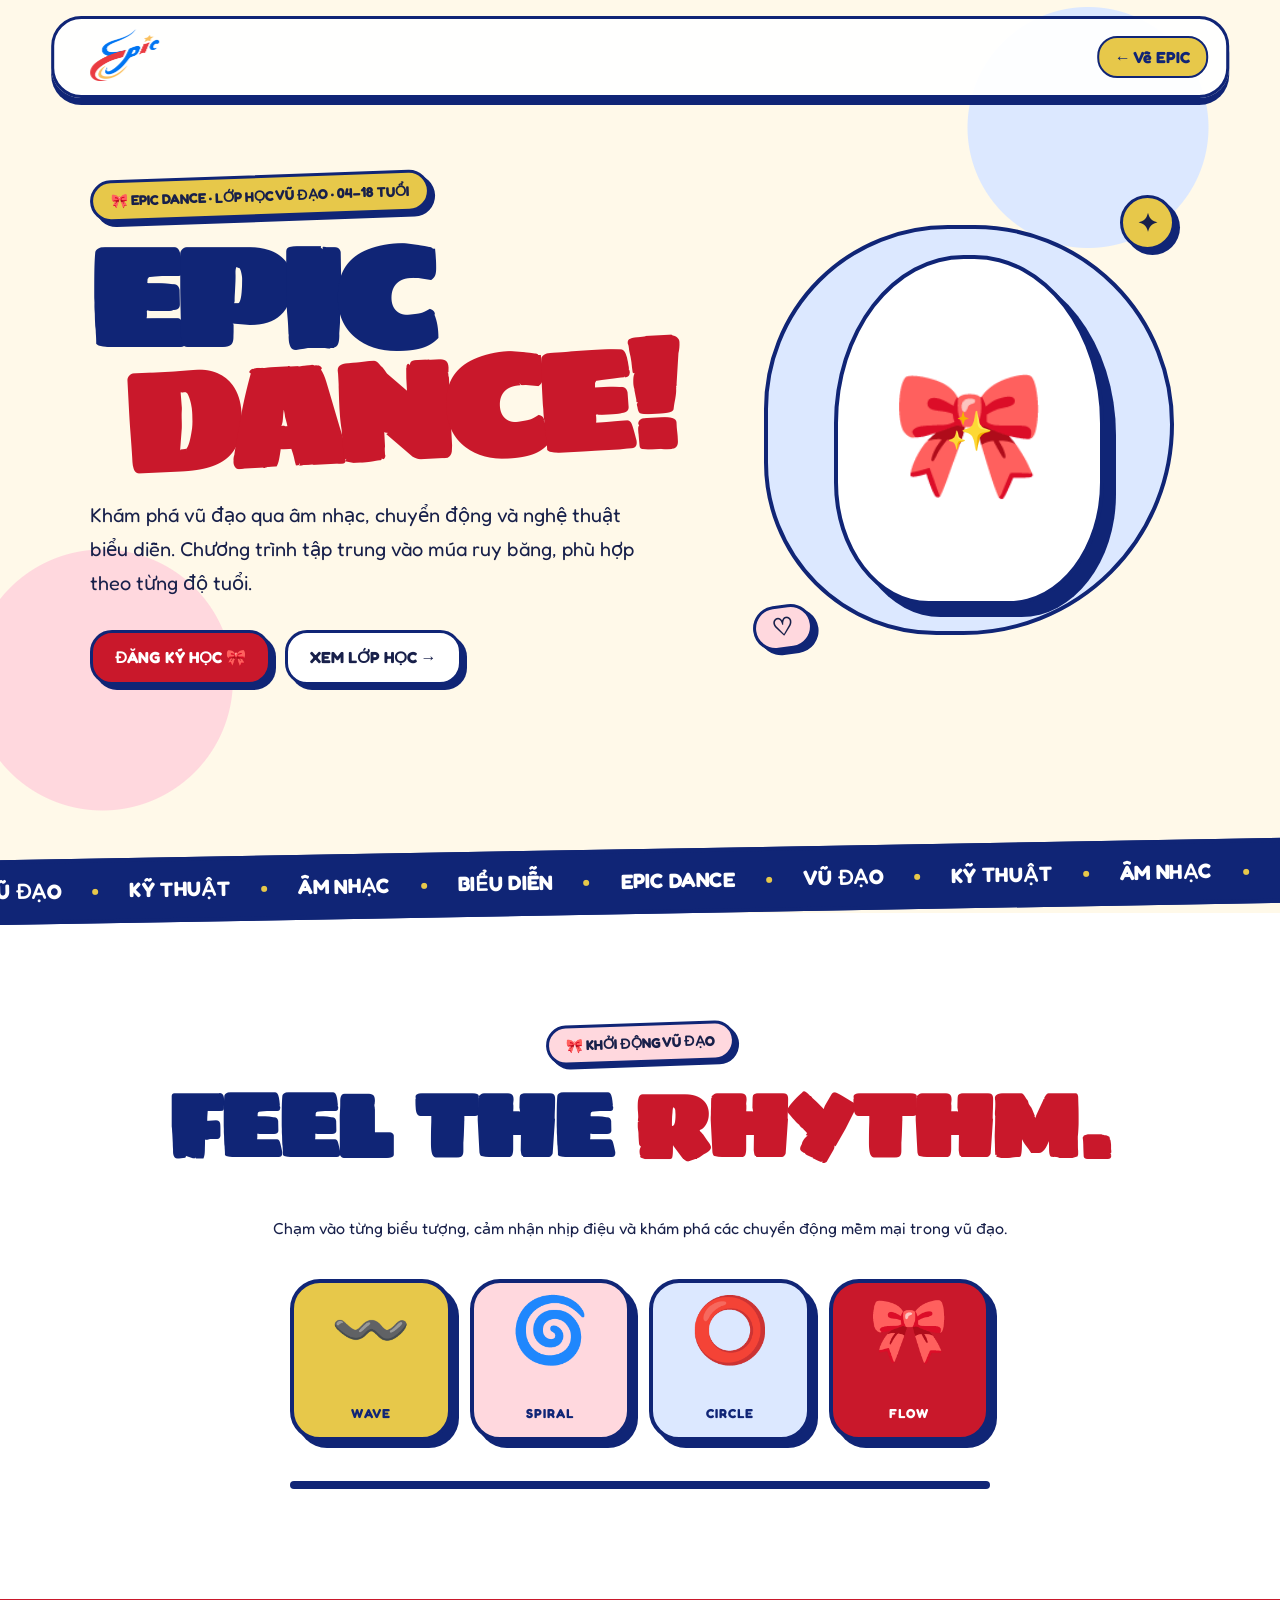
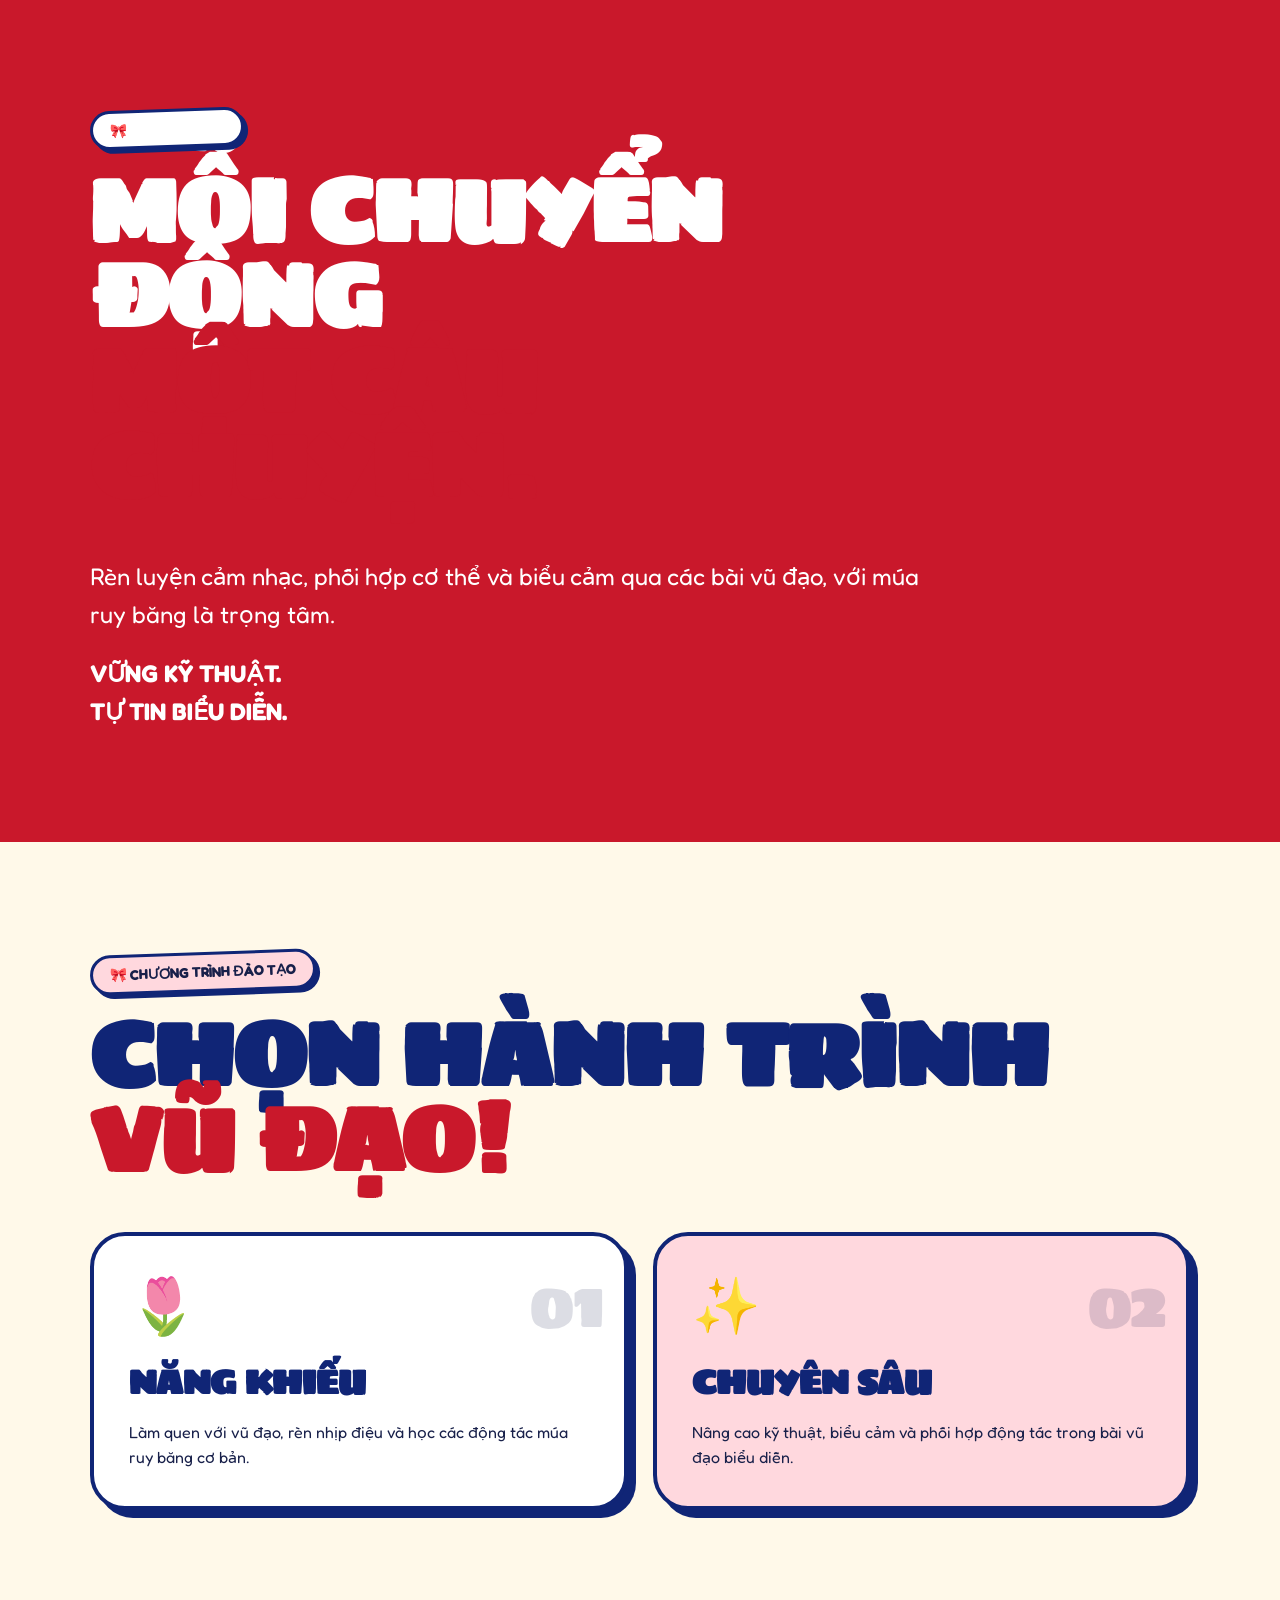
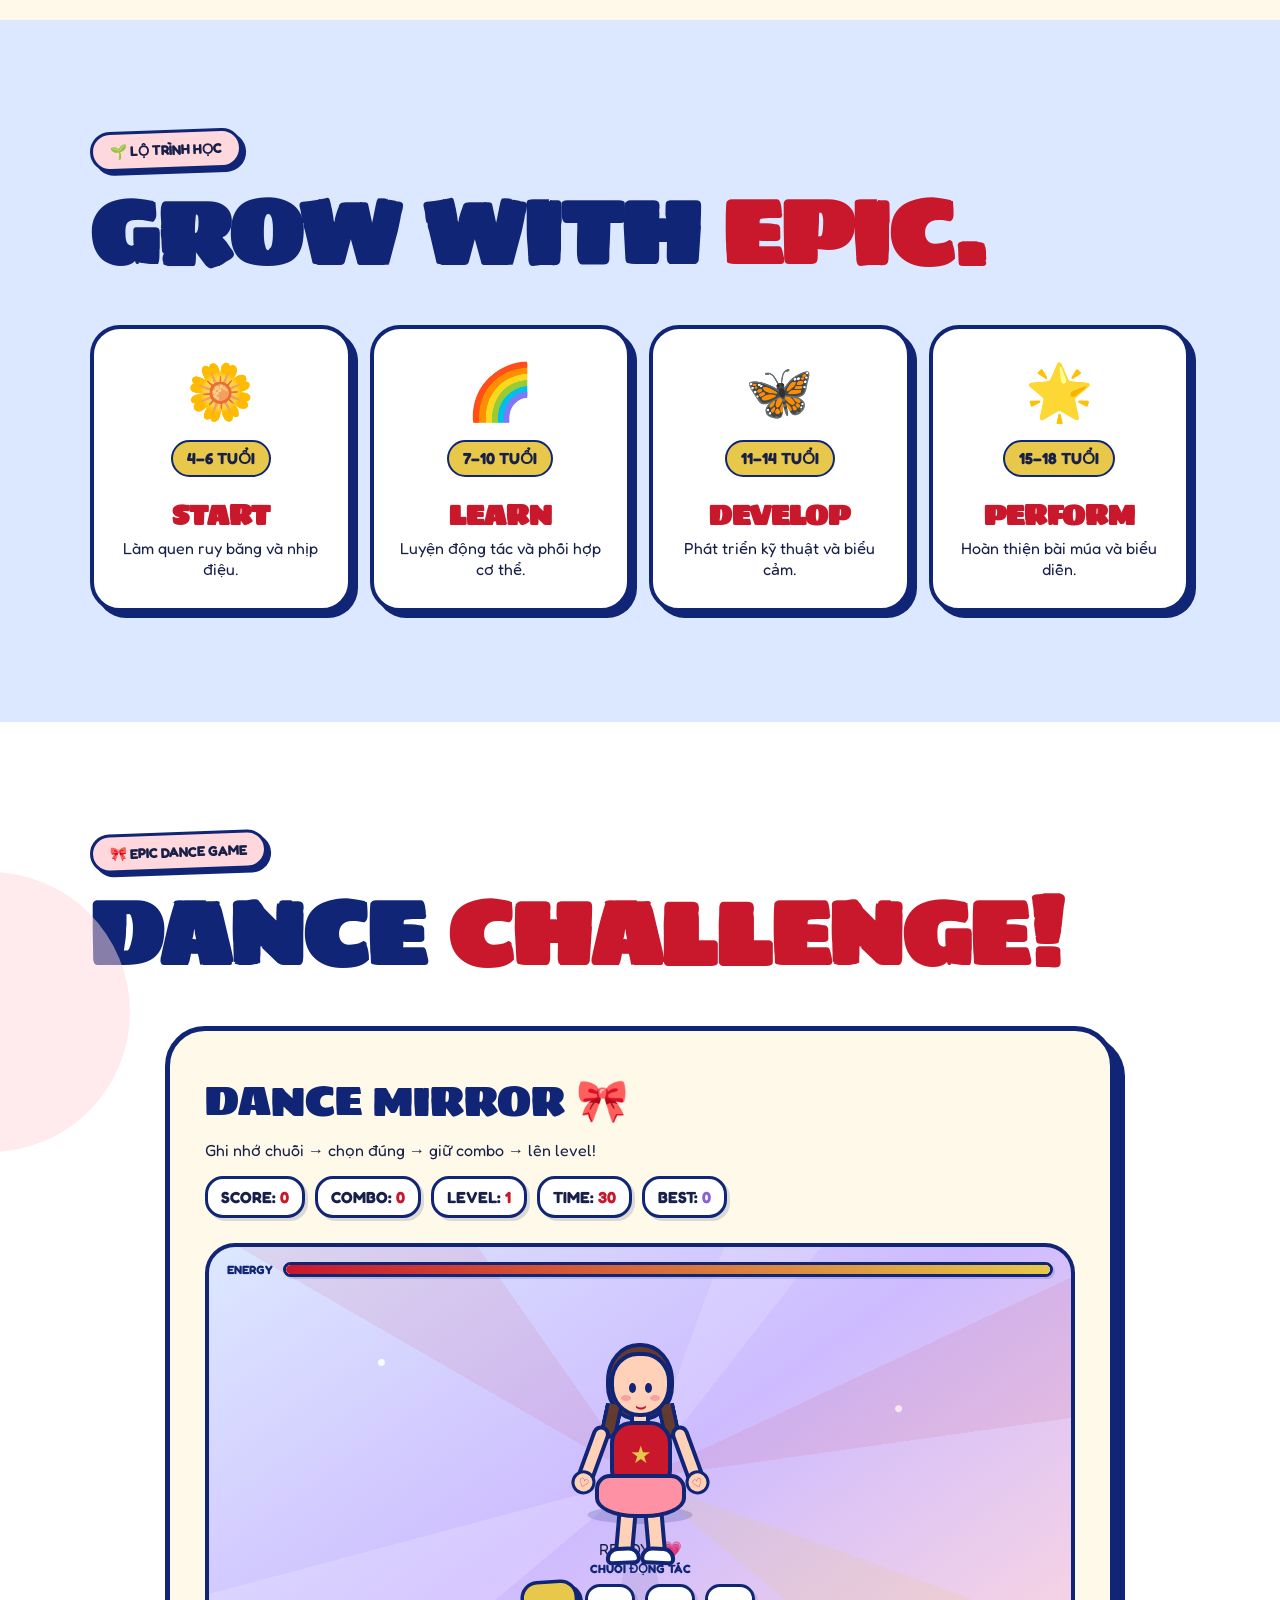
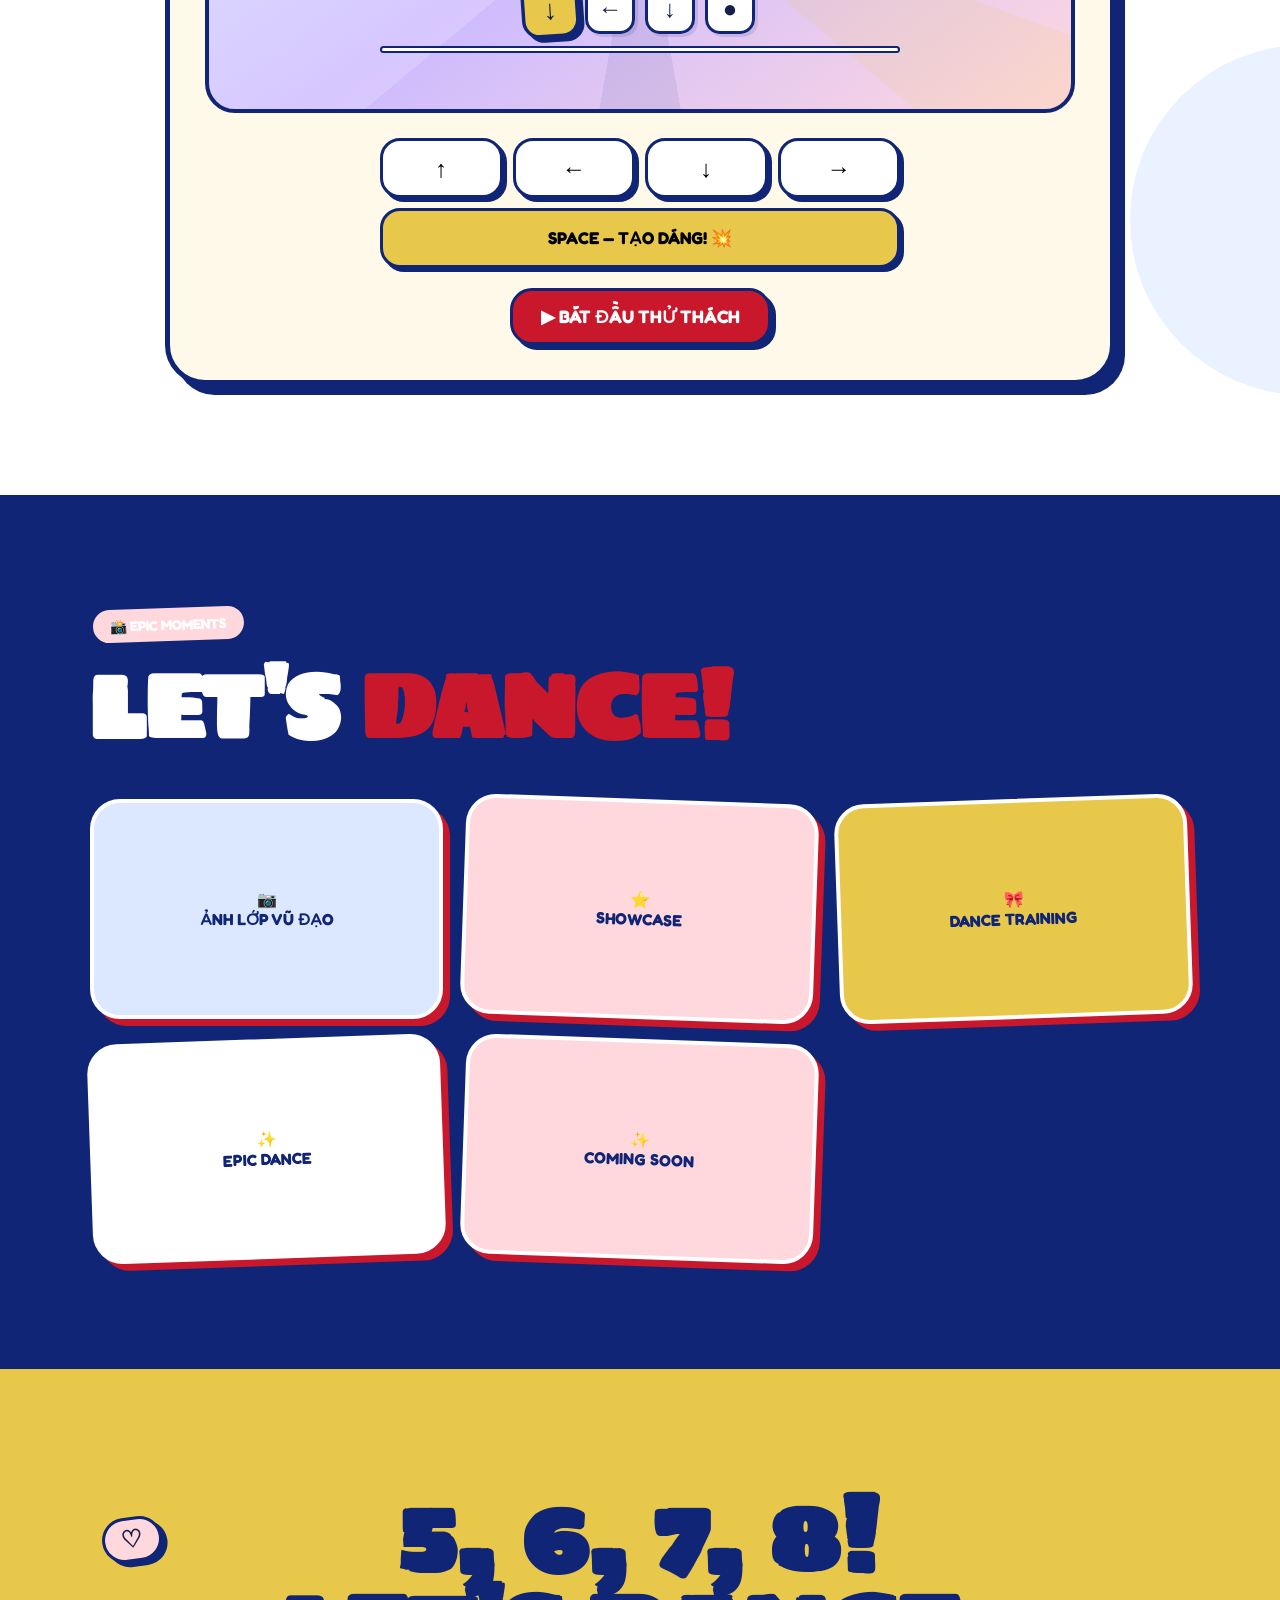
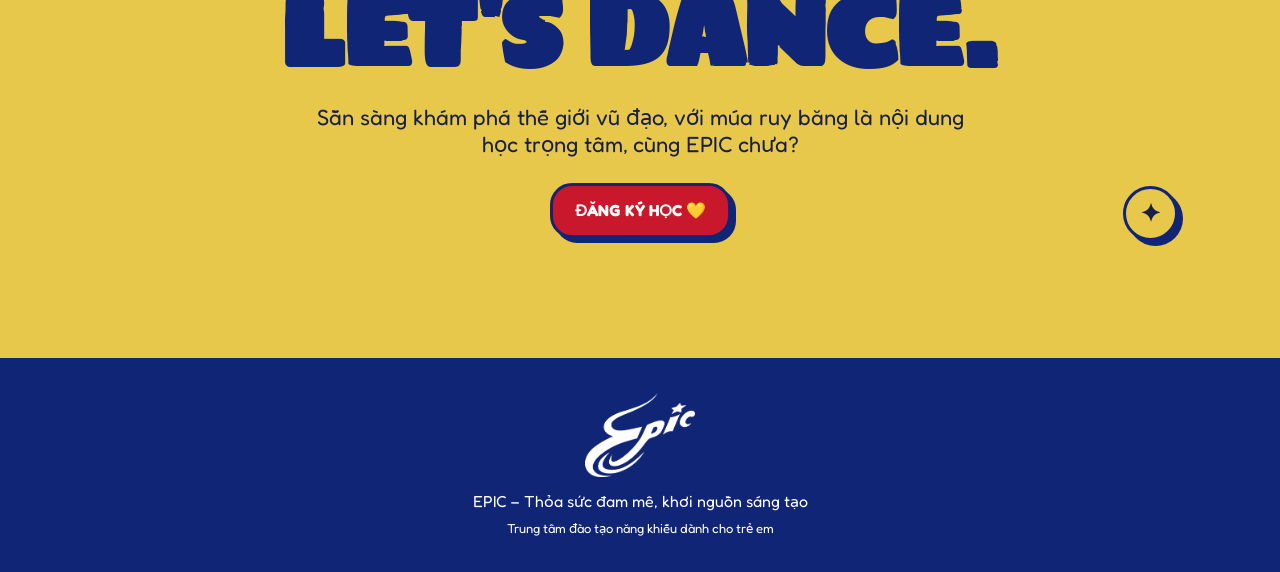
<file: dance.html>
<!DOCTYPE html>
<html lang="vi">
<head>
<meta charset="UTF-8">
<meta name="viewport" content="width=device-width, initial-scale=1.0">

<title>EPIC Dance – Lớp học vũ đạo</title>

<link rel="preconnect" href="https://fonts.googleapis.com">
<link rel="preconnect" href="https://fonts.gstatic.com" crossorigin>
<link href="https://fonts.googleapis.com/css2?family=Sigmar&family=Fredoka:wght@400;500;600;700&family=Varela+Round&display=swap" rel="stylesheet">
<style>
:root{
  --navy:#102576;
  --red:#C9182B;
  --yellow:#E7C84A;
  --cream:#FFF9E9;
  --pink:#FFD8DE;
  --blue:#DCE8FF;
  --white:#fff;
  --black:#18204A;
  --green:#BDECC8;
  --purple:#CDBBFF;
  --shadow:0 10px 0 rgba(16,37,118,.12);
}

*{
  box-sizing:border-box;
  margin:0;
  padding:0;
}

html{
  scroll-behavior:smooth;
}

body{
  font-family:"Fredoka","Varela Round",sans-serif;
  background:var(--cream);
  color:var(--black);
  overflow-x:hidden;
}

a{
  text-decoration:none;
  color:inherit;
}

button{
  font-family:inherit;
  touch-action:manipulation;
}

/* =========================
   HEADER
========================= */

.header{
  position:fixed;
  top:16px;
  left:50%;
  transform:translateX(-50%);
  width:min(1180px,92%);
  z-index:1000;
  background:rgba(255,255,255,.94);
  border:3px solid var(--navy);
  border-radius:30px;
  box-shadow:0 7px 0 var(--navy);
  padding:10px 18px;
  display:flex;
  align-items:center;
  justify-content:space-between;
}

.logo{
  width:105px;
  height:52px;
  object-fit:contain;
}

.back{
  background:var(--yellow);
  color:var(--navy);
  border:2px solid var(--navy);
  border-radius:20px;
  padding:9px 16px;
  font-weight:700;
  transition:.2s;
}

.back:hover{
  transform:translateY(-3px) rotate(-2deg);
}

/* =========================
   DECORATIONS
========================= */

.sticker{
  position:absolute;
  z-index:5;
  font-weight:700;
  border:3px solid var(--navy);
  box-shadow:5px 5px 0 var(--navy);
}

.star{
  width:55px;
  height:55px;
  display:grid;
  place-items:center;
  background:var(--yellow);
  border-radius:50%;
  font-size:25px;
  animation:float 3s ease-in-out infinite;
}

.heart{
  width:60px;
  height:45px;
  display:grid;
  place-items:center;
  background:var(--pink);
  border-radius:25px;
  font-size:24px;
  transform:rotate(-8deg);
  animation:float 3.5s ease-in-out infinite;
}

.spark{
  font-size:38px;
  color:var(--red);
  border:none;
  box-shadow:none;
  animation:spin 5s linear infinite;
}

@keyframes float{
  0%,100%{transform:translateY(0)}
  50%{transform:translateY(-10px) rotate(3deg)}
}

@keyframes spin{
  from{transform:rotate(0)}
  to{transform:rotate(360deg)}
}

/* =========================
   HERO
========================= */

.hero{
  min-height:850px;
  padding:170px 7% 100px;
  position:relative;
  overflow:hidden;
  background:
    radial-gradient(circle at 85% 15%,#DCE8FF 0 120px,transparent 121px),
    radial-gradient(circle at 8% 80%,#FFD8DE 0 130px,transparent 131px),
    var(--cream);
}

.hero-inner{
  max-width:1180px;
  margin:auto;
  display:grid;
  grid-template-columns:1fr 1fr;
  gap:70px;
  align-items:center;
}

.eyebrow{
  display:inline-block;
  background:var(--yellow);
  border:3px solid var(--navy);
  border-radius:30px;
  padding:9px 18px;
  font-size:14px;
  font-weight:700;
  transform:rotate(-2deg);
  box-shadow:5px 5px 0 var(--navy);
  margin-bottom:25px;
}

.hero h1{
  font-family:"Sigmar",cursive;
  font-size:clamp(75px,11vw,150px);
  line-height:.8;
  color:var(--navy);
  letter-spacing:-5px;
  text-transform:uppercase;
}

.hero h1 span{
  color:var(--red);
  display:block;
  transform:rotate(-3deg);
  margin-left:35px;
}

.hero-text{
  font-size:20px;
  line-height:1.7;
  max-width:550px;
  margin:30px 0;
}

.hero-buttons{
  display:flex;
  gap:14px;
  flex-wrap:wrap;
}

.btn{
  display:inline-flex;
  align-items:center;
  justify-content:center;
  padding:14px 22px;
  border:3px solid var(--navy);
  border-radius:22px;
  font-weight:700;
  transition:.2s;
  box-shadow:5px 5px 0 var(--navy);
}

.btn:hover{
  transform:translate(3px,3px);
  box-shadow:2px 2px 0 var(--navy);
}

.btn-primary{
  background:var(--red);
  color:white;
}

.btn-secondary{
  background:white;
}

/* Hero character */

.hero-art{
  position:relative;
  min-height:520px;
  display:grid;
  place-items:center;
}

.blob{
  width:410px;
  height:410px;
  background:var(--blue);
  border:4px solid var(--navy);
  border-radius:48% 52% 55% 45%;
  position:absolute;
  animation:blob 6s ease-in-out infinite;
}

@keyframes blob{
  0%,100%{
    border-radius:48% 52% 55% 45%;
    transform:rotate(0);
  }
  50%{
    border-radius:55% 45% 45% 55%;
    transform:rotate(5deg);
  }
}

.dancer{
  position:relative;
  z-index:2;
  width:270px;
  height:350px;
  background:white;
  border:4px solid var(--navy);
  border-radius:48% 48% 35% 35%;
  display:flex;
  align-items:center;
  justify-content:center;
  font-size:125px;
  box-shadow:12px 12px 0 var(--navy);
  animation:danceBounce 1.3s ease-in-out infinite;
}

@keyframes danceBounce{
  0%,100%{transform:rotate(-4deg) translateY(0)}
  50%{transform:rotate(4deg) translateY(-12px)}
}

.hero-art .one{
  top:25px;
  right:15px;
}

.hero-art .two{
  bottom:40px;
  left:5px;
}

/* =========================
   MARQUEE
========================= */

.marquee{
  background:var(--navy);
  color:white;
  overflow:hidden;
  padding:15px 0;
  border-top:4px solid var(--navy);
  border-bottom:4px solid var(--navy);
  transform:rotate(-1deg) scale(1.03);
}

.marquee-track{
  width:max-content;
  display:flex;
  gap:30px;
  animation:marquee 20s linear infinite;
  font-size:20px;
  font-weight:700;
}

.marquee span{
  color:var(--yellow);
}

@keyframes marquee{
  from{transform:translateX(0)}
  to{transform:translateX(-50%)}
}

/* =========================
   COMMON
========================= */

.section{
  padding:110px 7%;
}

.container{
  max-width:1100px;
  margin:auto;
}

.section-label{
  display:inline-block;
  background:var(--pink);
  border:3px solid var(--navy);
  border-radius:25px;
  padding:8px 17px;
  font-size:14px;
  font-weight:700;
  box-shadow:4px 4px 0 var(--navy);
  transform:rotate(-2deg);
}

.section-title{
  font-family:"Sigmar",cursive;
  color:var(--navy);
  font-size:clamp(48px,7vw,90px);
  line-height:.95;
  margin:20px 0 50px;
}

.section-title span{
  color:var(--red);
}

/* =========================
   BEAT
========================= */

.beat-section{
  background:white;
}

.beat-intro{
  text-align:center;
}

.beat-boxes{
  display:grid;
  grid-template-columns:repeat(4,1fr);
  gap:18px;
  max-width:700px;
  margin:40px auto;
}

.beat{
  aspect-ratio:1;
  background:var(--yellow);
  border:4px solid var(--navy);
  border-radius:30px;
  display:grid;
  place-items:center;
  font-family:"Sigmar";
  font-size:60px;
  color:var(--navy);
  box-shadow:7px 7px 0 var(--navy);
  cursor:pointer;
  transition:.15s;
}

.beat:nth-child(2){background:var(--pink)}
.beat:nth-child(3){background:var(--blue)}
.beat:nth-child(4){
  background:var(--red);
  color:white;
}

.beat:hover{
  transform:translateY(-8px) rotate(-4deg);
}

.beat.active{
  transform:scale(1.08) rotate(4deg);
}
/* =========================================================
   EPIC FEEL THE BEAT
========================================================= */

.instrument{
  border:4px solid var(--navy);
  font-family:"Sigmar",cursive;
  cursor:pointer;
  overflow:hidden;
  position:relative;
  transition:.15s;
}

.instrument-icon{
  display:block;
  font-size:64px;
  line-height:1;
  transition:.15s;
}

.instrument small{
  display:block;
  margin-top:12px;
  font-family:"Fredoka","Varela Round",sans-serif;
  font-size:13px;
  font-weight:700;
  letter-spacing:1px;
}

.instrument:hover .instrument-icon{
  transform:scale(1.12) rotate(-5deg);
}

.instrument:active{
  transform:
    translate(4px,4px)
    scale(.96);

  box-shadow:
    3px 3px 0 var(--navy);
}

.instrument.playing{

  animation:
    epicInstrumentBeat
    .35s
    ease;

}

@keyframes epicInstrumentBeat{

  0%{
    transform:scale(1);
  }

  35%{
    transform:
      scale(1.1)
      rotate(-4deg);
  }

  70%{
    transform:
      scale(.97)
      rotate(3deg);
  }

  100%{
    transform:scale(1);
  }

}

.beat-note{

  position:absolute;

  pointer-events:none;

  font-size:28px;

  animation:
    epicNoteFloat
    .8s
    ease-out
    forwards;

  z-index:20;

}

@keyframes epicNoteFloat{

  0%{
    opacity:1;

    transform:
      translateY(0)
      scale(.7)
      rotate(0);
  }

  100%{
    opacity:0;

    transform:
      translateY(-70px)
      translateX(var(--note-x))
      scale(1.2)
      rotate(20deg);
  }

}


/* Mobile */

@media(max-width:700px){

  .beat-boxes{

    grid-template-columns:
      repeat(2,1fr);

    gap:14px;

  }

  .instrument-icon{
    font-size:48px;
  }

}
.beat-line{
  height:8px;
  max-width:700px;
  margin:auto;
  background:var(--navy);
  border-radius:10px;
  position:relative;
  overflow:hidden;
}

.beat-line::after{
  content:"";
  position:absolute;
  width:80px;
  height:100%;
  background:var(--red);
  left:-100px;
  animation:beatLine 2s linear infinite;
}

@keyframes beatLine{
  to{left:100%}
}

/* =========================
   STORY
========================= */

.story{
  background:var(--red);
  color:white;
  position:relative;
  overflow:hidden;
}

.story .section-label{
  background:white;
}

.story .section-title{
  color:white;
  max-width:850px;
}

.story p{
  font-size:24px;
  line-height:1.6;
  max-width:850px;
}

/* =========================
   STYLE CARDS
========================= */

.styles{
  background:var(--cream);
}

.style-grid{
  display:grid;
  grid-template-columns:repeat(2,1fr);
  gap:25px;
}

.style-card{
  min-height:240px;
  padding:35px;
  background:white;
  border:4px solid var(--navy);
  border-radius:35px;
  box-shadow:8px 8px 0 var(--navy);
  position:relative;
  overflow:hidden;
  transition:.25s;
}

.style-card:hover{
  transform:translateY(-8px) rotate(-1deg);
}

.style-card:nth-child(2){background:var(--pink)}
.style-card:nth-child(3){background:var(--blue)}
.style-card:nth-child(4){background:var(--yellow)}

.style-number{
  position:absolute;
  right:20px;
  top:15px;
  font-size:65px;
  font-family:"Sigmar";
  opacity:.15;
}

.style-icon{
  font-size:55px;
}

.style-card h3{
  font-family:"Sigmar";
  color:var(--navy);
  font-size:34px;
  margin:15px 0 10px;
}

.style-card p{
  line-height:1.6;
}

/* =========================
   AGE JOURNEY
========================= */

.journey{
  background:var(--blue);
}

.journey-grid{
  display:grid;
  grid-template-columns:repeat(4,1fr);
  gap:18px;
}

.age-card{
  background:white;
  border:4px solid var(--navy);
  border-radius:30px;
  padding:28px 20px;
  text-align:center;
  box-shadow:6px 6px 0 var(--navy);
  transition:.2s;
}

.age-card:hover{
  transform:translateY(-8px) rotate(2deg);
}

.age-icon{
  font-size:55px;
}

.age{
  display:inline-block;
  margin:15px 0;
  background:var(--yellow);
  padding:6px 14px;
  border-radius:20px;
  font-weight:700;
  border:2px solid var(--navy);
}

.age-card h3{
  color:var(--red);
  font-family:"Sigmar";
  font-size:28px;
}

/* =========================================================
   DANCE MIRROR — WOW ARCADE
========================================================= */

.game-section{
  background:white;
  position:relative;
  overflow:hidden;
}

.game-section::before,
.game-section::after{
  content:"";
  position:absolute;
  border-radius:50%;
  pointer-events:none;
}

.game-section::before{
  width:280px;
  height:280px;
  background:var(--pink);
  left:-150px;
  top:150px;
  opacity:.5;
}

.game-section::after{
  width:350px;
  height:350px;
  background:var(--blue);
  right:-200px;
  bottom:100px;
  opacity:.6;
}

.game-card{
  max-width:950px;
  margin:auto;
  background:var(--cream);
  border:5px solid var(--navy);
  border-radius:40px;
  padding:35px;
  box-shadow:10px 10px 0 var(--navy);
  position:relative;
  z-index:2;
}

.game-top{
  display:flex;
  justify-content:space-between;
  gap:15px;
  flex-wrap:wrap;
  margin-bottom:25px;
}

.game-title{
  font-family:"Sigmar";
  color:var(--navy);
  font-size:42px;
}

.game-sub{
  margin-top:5px;
}

.stats{
  display:flex;
  gap:10px;
  flex-wrap:wrap;
  justify-content:flex-end;
}

.stat{
  background:white;
  border:3px solid var(--navy);
  border-radius:18px;
  padding:8px 13px;
  font-weight:700;
  box-shadow:3px 3px 0 rgba(16,37,118,.15);
}

.stat strong{
  color:var(--red);
}

.best-stat strong{
  color:#8A62D6;
}

/* =========================
   ARCADE SCREEN
========================= */

.game-screen{
  min-height:470px;
  background:
    radial-gradient(circle at 20% 25%,rgba(255,255,255,.9) 0 3px,transparent 4px),
    radial-gradient(circle at 80% 35%,rgba(255,255,255,.9) 0 3px,transparent 4px),
    radial-gradient(circle at 50% 70%,rgba(255,255,255,.7) 0 2px,transparent 3px),
    linear-gradient(145deg,#DCE8FF,#CDBBFF,#FFD8DE);
  background-size:auto,auto,auto,100% 100%;
  border:4px solid var(--navy);
  border-radius:30px;
  display:flex;
  flex-direction:column;
  justify-content:center;
  align-items:center;
  text-align:center;
  position:relative;
  overflow:hidden;
  isolation:isolate;
}

/* disco lights */

.game-screen::before{
  content:"";
  position:absolute;
  width:160%;
  height:160%;
  left:-30%;
  top:-30%;
  background:
    conic-gradient(
      from 0deg,
      transparent 0deg 20deg,
      rgba(255,255,255,.15) 20deg 38deg,
      transparent 38deg 65deg,
      rgba(201,24,43,.08) 65deg 82deg,
      transparent 82deg 110deg,
      rgba(231,200,74,.12) 110deg 130deg,
      transparent 130deg 170deg,
      rgba(16,37,118,.08) 170deg 190deg,
      transparent 190deg 230deg,
      rgba(255,255,255,.18) 230deg 255deg,
      transparent 255deg 300deg,
      rgba(201,24,43,.08) 300deg 325deg,
      transparent 325deg
    );
  animation:discoSpin 12s linear infinite;
  z-index:-1;
}

@keyframes discoSpin{
  to{transform:rotate(360deg)}
}

.game-screen.playing{
  animation:screenPulse 1.2s ease-in-out infinite;
}

@keyframes screenPulse{
  0%,100%{
    box-shadow:inset 0 0 0 rgba(255,255,255,0);
  }
  50%{
    box-shadow:inset 0 0 45px rgba(255,255,255,.18);
  }
}

/* energy */

.energy-wrap{
  position:absolute;
  top:15px;
  left:18px;
  right:18px;
  z-index:20;
  display:flex;
  align-items:center;
  gap:10px;
  font-size:12px;
  font-weight:700;
  color:var(--navy);
}

.energy-bar{
  flex:1;
  height:15px;
  background:white;
  border:3px solid var(--navy);
  border-radius:20px;
  overflow:hidden;
  box-shadow:2px 2px 0 rgba(16,37,118,.15);
}

.energy-fill{
  width:100%;
  height:100%;
  background:linear-gradient(90deg,var(--red),var(--yellow));
  border-radius:20px;
  transition:.25s;
}

/* combo */

.combo-pop{
  position:absolute;
  top:72px;
  right:25px;
  font-family:"Sigmar";
  font-size:30px;
  color:var(--red);
  pointer-events:none;
  opacity:0;
  z-index:30;
  text-shadow:3px 3px 0 white;
}

.combo-pop.show{
  animation:comboPop .7s ease;
}

@keyframes comboPop{
  0%{
    opacity:0;
    transform:scale(.5) translateY(15px) rotate(-8deg);
  }
  30%{
    opacity:1;
    transform:scale(1.3) translateY(0) rotate(4deg);
  }
  100%{
    opacity:0;
    transform:scale(1) translateY(-35px) rotate(0);
  }
}

/* feedback */

.feedback{
  position:absolute;
  top:85px;
  left:50%;
  transform:translateX(-50%);
  font-family:"Sigmar";
  font-size:42px;
  color:var(--red);
  text-shadow:4px 4px 0 white;
  opacity:0;
  pointer-events:none;
  z-index:25;
  white-space:nowrap;
}

.feedback.show{
  animation:feedbackPop .75s ease;
}

.feedback.perfect{
  color:var(--red);
}

.feedback.great{
  color:#8A62D6;
}

.feedback.good{
  color:var(--navy);
}

.feedback.miss{
  color:#777;
}

@keyframes feedbackPop{
  0%{
    opacity:0;
    transform:translateX(-50%) scale(.5) translateY(15px);
  }
  25%{
    opacity:1;
    transform:translateX(-50%) scale(1.25) translateY(0);
  }
  100%{
    opacity:0;
    transform:translateX(-50%) scale(1) translateY(-45px);
  }
}

/* =========================
   CUTE DANCER
========================= */

.game-character{
  width:250px;
  height:225px;
  position:relative;
  display:flex;
  justify-content:center;
  align-items:flex-end;
  margin-bottom:10px;
  z-index:10;
  transform-origin:center bottom;
}

.dancer-character{
  width:125px;
  height:190px;
  position:relative;
  transform-origin:center bottom;
  animation:dancerIdle 1.8s ease-in-out infinite;
  z-index:3;
}

.dancer-shadow{
  position:absolute;
  bottom:5px;
  left:50%;
  width:105px;
  height:18px;
  border-radius:50%;
  background:rgba(16,37,118,.18);
  transform:translateX(-50%);
  animation:shadowIdle 1.8s ease-in-out infinite;
}

@keyframes dancerIdle{
  0%,100%{
    transform:translateY(0) rotate(-2deg);
  }
  50%{
    transform:translateY(-7px) rotate(2deg);
  }
}

@keyframes shadowIdle{
  0%,100%{
    transform:translateX(-50%) scale(1);
    opacity:.25;
  }
  50%{
    transform:translateX(-50%) scale(.82);
    opacity:.15;
  }
}

/* hair */

.dancer-hair{
  position:absolute;
  width:68px;
  height:78px;
  left:28px;
  top:4px;
  background:#633B31;
  border:4px solid var(--navy);
  border-radius:48% 48% 45% 45%;
  z-index:1;
}

.dancer-hair span{
  position:absolute;
  width:18px;
  height:35px;
  background:#633B31;
  border:4px solid var(--navy);
  border-top:none;
  border-radius:0 0 15px 15px;
  bottom:-22px;
}

.dancer-hair span:nth-child(1){
  left:-8px;
  transform:rotate(12deg);
}

.dancer-hair span:nth-child(2){
  left:21px;
  height:42px;
}

.dancer-hair span:nth-child(3){
  right:-8px;
  transform:rotate(-12deg);
}

/* head */

.dancer-head{
  position:absolute;
  width:61px;
  height:65px;
  left:32px;
  top:13px;
  background:#FFD1B8;
  border:4px solid var(--navy);
  border-radius:45% 45% 48% 48%;
  z-index:2;
}

.eye{
  position:absolute;
  width:7px;
  height:10px;
  background:var(--navy);
  border-radius:50%;
  top:27px;
}

.eye.left{left:15px}
.eye.right{right:15px}

.blush{
  position:absolute;
  width:10px;
  height:6px;
  background:#F28B9B;
  border-radius:50%;
  top:39px;
  opacity:.7;
}

.blush.left{left:7px}
.blush.right{right:7px}

.mouth{
  position:absolute;
  left:50%;
  top:39px;
  transform:translateX(-50%);
  color:var(--red);
  font-size:17px;
  font-weight:700;
}

/* neck */

.dancer-neck{
  position:absolute;
  width:20px;
  height:20px;
  left:52px;
  top:73px;
  background:#FFD1B8;
  border:4px solid var(--navy);
  z-index:1;
}

/* body */

.dancer-body{
  position:absolute;
  width:62px;
  height:67px;
  left:32px;
  top:82px;
  background:var(--red);
  border:4px solid var(--navy);
  border-radius:22px 22px 18px 18px;
  z-index:2;
  display:grid;
  place-items:center;
}

.shirt-star{
  color:var(--yellow);
  font-size:24px;
  animation:starPulse .8s ease-in-out infinite;
}

@keyframes starPulse{
  0%,100%{transform:scale(1)}
  50%{transform:scale(1.18)}
}

/* arms */

.dancer-arm{
  position:absolute;
  width:18px;
  height:63px;
  background:#FFD1B8;
  border:4px solid var(--navy);
  border-radius:20px;
  top:87px;
  z-index:1;
  transform-origin:top center;
}

.arm-left{
  left:17px;
  transform:rotate(20deg);
}

.arm-right{
  right:17px;
  transform:rotate(-20deg);
}

.hand{
  position:absolute;
  bottom:-13px;
  left:50%;
  transform:translateX(-50%);
  width:24px;
  height:24px;
  background:#FFD1B8;
  border:3px solid var(--navy);
  border-radius:50%;
  display:grid;
  place-items:center;
  color:var(--red);
  font-size:12px;
}

/* skirt */

.dancer-skirt{
  position:absolute;
  width:91px;
  height:44px;
  left:17px;
  top:135px;
  background:#FF91A4;
  border:4px solid var(--navy);
  border-radius:15px 15px 45% 45%;
  z-index:3;
  transform-origin:top center;
}

/* legs */

.dancer-leg{
  position:absolute;
  width:20px;
  height:52px;
  background:#FFD1B8;
  border:4px solid var(--navy);
  border-radius:20px;
  top:168px;
  z-index:1;
  transform-origin:top center;
}

.leg-left{
  left:40px;
  transform:rotate(5deg);
}

.leg-right{
  right:40px;
  transform:rotate(-5deg);
}

/* shoes */

.shoe{
  position:absolute;
  bottom:-10px;
  width:35px;
  height:18px;
  background:white;
  border:4px solid var(--navy);
  border-radius:20px 20px 10px 10px;
}

.leg-left .shoe{
  left:-12px;
  transform:rotate(-8deg);
}

.leg-right .shoe{
  right:-12px;
  transform:rotate(8deg);
}

/* =========================
   DANCE MOVEMENTS
========================= */

.move-left .dancer-character{
  animation:moveLeft .42s cubic-bezier(.2,.8,.2,1);
}

.move-right .dancer-character{
  animation:moveRight .42s cubic-bezier(.2,.8,.2,1);
}

.move-up .dancer-character{
  animation:moveUp .5s cubic-bezier(.2,.8,.2,1);
}

.move-down .dancer-character{
  animation:moveDown .45s ease;
}

.move-space .dancer-character{
  animation:moveSpace .6s cubic-bezier(.2,.8,.2,1);
}

@keyframes moveLeft{
  0%{transform:translateX(0) rotate(-2deg)}
  35%{transform:translateX(-28px) rotate(-10deg) scale(1.05)}
  70%{transform:translateX(10px) rotate(5deg)}
  100%{transform:translateX(0) rotate(0)}
}

@keyframes moveRight{
  0%{transform:translateX(0) rotate(2deg)}
  35%{transform:translateX(28px) rotate(10deg) scale(1.05)}
  70%{transform:translateX(-10px) rotate(-5deg)}
  100%{transform:translateX(0) rotate(0)}
}

@keyframes moveUp{
  0%{transform:translateY(0) scale(1)}
  35%{transform:translateY(-55px) scale(1.1) rotate(-4deg)}
  65%{transform:translateY(-25px) scale(1.05) rotate(5deg)}
  100%{transform:translateY(0) scale(1)}
}

@keyframes moveDown{
  0%{transform:translateY(0) scale(1)}
  35%{transform:translateY(22px) scaleY(.78) scaleX(1.08)}
  70%{transform:translateY(10px) scaleY(.92)}
  100%{transform:translateY(0) scale(1)}
}

@keyframes moveSpace{
  0%{transform:translateY(0) rotate(0) scale(1)}
  25%{transform:translateY(-70px) rotate(-8deg) scale(1.1)}
  50%{transform:translateY(-85px) rotate(8deg) scale(1.18)}
  75%{transform:translateY(-30px) rotate(-5deg) scale(1.05)}
  100%{transform:translateY(0) rotate(0) scale(1)}
}

/* limb reactions */

.move-left .arm-left{
  animation:armLeft .42s ease;
}

.move-left .arm-right{
  animation:armRight .42s ease;
}

.move-right .arm-left{
  animation:armRight .42s ease;
}

.move-right .arm-right{
  animation:armLeft .42s ease;
}

.move-up .arm-left,
.move-up .arm-right,
.move-space .arm-left,
.move-space .arm-right{
  animation:armsUp .5s ease;
}

.move-down .arm-left,
.move-down .arm-right{
  animation:armsDown .45s ease;
}

.move-left .leg-left,
.move-right .leg-right{
  animation:legKick .42s ease;
}

.move-right .leg-left,
.move-left .leg-right{
  animation:legKick2 .42s ease;
}

.move-space .dancer-skirt{
  animation:skirtSpin .6s ease;
}

@keyframes armLeft{
  0%{transform:rotate(20deg)}
  40%{transform:rotate(-45deg)}
  100%{transform:rotate(20deg)}
}

@keyframes armRight{
  0%{transform:rotate(-20deg)}
  40%{transform:rotate(45deg)}
  100%{transform:rotate(-20deg)}
}

@keyframes armsUp{
  0%{transform:rotate(20deg)}
  45%{transform:rotate(-55deg)}
  100%{transform:rotate(20deg)}
}

@keyframes armsDown{
  0%{transform:rotate(20deg)}
  45%{transform:rotate(75deg)}
  100%{transform:rotate(20deg)}
}

@keyframes legKick{
  0%{transform:rotate(5deg)}
  45%{transform:rotate(-28deg)}
  100%{transform:rotate(5deg)}
}

@keyframes legKick2{
  0%{transform:rotate(-5deg)}
  45%{transform:rotate(28deg)}
  100%{transform:rotate(-5deg)}
}

@keyframes skirtSpin{
  0%{transform:rotate(0) scaleX(1)}
  50%{transform:rotate(-10deg) scaleX(1.2)}
  100%{transform:rotate(0) scaleX(1)}
}

/* hit */

.game-character.hit{
  animation:hitGlow .35s ease;
}

@keyframes hitGlow{
  0%{filter:brightness(1)}
  45%{filter:brightness(1.4) drop-shadow(0 0 18px rgba(231,200,74,.8))}
  100%{filter:brightness(1)}
}

/* miss */

.game-character.miss{
  animation:missShake .3s ease;
}

@keyframes missShake{
  0%,100%{transform:translateX(0)}
  25%{transform:translateX(-12px) rotate(-3deg)}
  75%{transform:translateX(12px) rotate(3deg)}
}

/* level */

.game-character.level-up{
  animation:levelUpDance .7s ease;
}

@keyframes levelUpDance{
  0%{transform:scale(1)}
  35%{transform:scale(1.28) rotate(-8deg)}
  65%{transform:scale(1.15) rotate(8deg)}
  100%{transform:scale(1)}
}

/* =========================
   SEQUENCE
========================= */

.sequence-label{
  font-size:12px;
  font-weight:700;
  color:var(--navy);
  margin-top:2px;
}

.sequence{
  display:flex;
  gap:10px;
  margin-top:8px;
  flex-wrap:wrap;
  justify-content:center;
  min-height:52px;
}

.seq-item{
  width:50px;
  height:50px;
  border:3px solid var(--navy);
  background:white;
  border-radius:15px;
  display:grid;
  place-items:center;
  font-size:24px;
  font-weight:700;
  transition:.18s;
  box-shadow:3px 3px 0 rgba(16,37,118,.12);
}

.seq-item.current{
  background:var(--yellow);
  transform:scale(1.15) rotate(-4deg);
  box-shadow:4px 4px 0 var(--navy);
  animation:currentPulse .8s ease-in-out infinite;
}

@keyframes currentPulse{
  50%{
    box-shadow:0 0 0 7px rgba(231,200,74,.25);
  }
}

.seq-item.done{
  background:var(--green);
  color:var(--navy);
}

/* progress */

.sequence-progress{
  width:min(520px,90%);
  height:7px;
  background:white;
  border:2px solid var(--navy);
  border-radius:20px;
  overflow:hidden;
  margin-top:10px;
}

.sequence-progress-fill{
  width:0%;
  height:100%;
  background:var(--red);
  transition:.2s;
}

/* =========================
   CONTROLS
========================= */

.controls{
  display:grid;
  grid-template-columns:repeat(4,1fr);
  gap:10px;
  max-width:520px;
  margin:25px auto 15px;
}

.control{
  border:3px solid var(--navy);
  background:white;
  border-radius:20px;
  min-height:60px;
  font-size:24px;
  font-weight:700;
  cursor:pointer;
  box-shadow:4px 4px 0 var(--navy);
  transition:.1s;
}

.control:hover{
  transform:translateY(-3px);
  background:var(--pink);
}

.control:active,
.control.pressed{
  transform:translate(3px,3px);
  box-shadow:1px 1px 0 var(--navy);
  background:var(--yellow);
}

.space{
  grid-column:1/-1;
  background:var(--yellow);
  font-size:17px;
}

/* start */

.game-start{
  display:block;
  margin:20px auto 0;
  border:3px solid var(--navy);
  background:var(--red);
  color:white;
  border-radius:22px;
  padding:14px 28px;
  font-size:18px;
  font-weight:700;
  cursor:pointer;
  box-shadow:5px 5px 0 var(--navy);
  transition:.15s;
}

.game-start:hover{
  transform:translate(2px,2px);
  box-shadow:3px 3px 0 var(--navy);
}

.game-start:active{
  transform:translate(5px,5px);
  box-shadow:0 0 0 var(--navy);
}

/* =========================
   COUNTDOWN
========================= */

.countdown{
  position:absolute;
  inset:0;
  background:rgba(16,37,118,.9);
  z-index:50;
  display:none;
  align-items:center;
  justify-content:center;
  flex-direction:column;
  color:white;
}

.countdown.show{
  display:flex;
}

.countdown-number{
  font-family:"Sigmar";
  font-size:110px;
  line-height:1;
  text-shadow:7px 7px 0 var(--red);
  animation:countPop .7s ease;
}

.countdown-text{
  font-size:18px;
  margin-top:10px;
  font-weight:700;
}

@keyframes countPop{
  0%{
    transform:scale(.3) rotate(-10deg);
    opacity:0;
  }
  40%{
    transform:scale(1.2) rotate(5deg);
    opacity:1;
  }
  100%{
    transform:scale(1) rotate(0);
  }
}

/* =========================
   RESULT
========================= */

.result{
  display:none;
  position:absolute;
  inset:0;
  background:rgba(255,249,233,.97);
  z-index:60;
  align-items:center;
  justify-content:center;
  flex-direction:column;
  text-align:center;
  padding:30px;
  overflow:hidden;
}

.result.show{
  display:flex;
  animation:resultIn .4s ease;
}

@keyframes resultIn{
  from{
    opacity:0;
    transform:scale(1.08);
  }
  to{
    opacity:1;
    transform:scale(1);
  }
}

.result-badge{
  background:var(--yellow);
  border:3px solid var(--navy);
  border-radius:30px;
  padding:7px 16px;
  font-size:13px;
  font-weight:700;
  box-shadow:4px 4px 0 var(--navy);
  margin-bottom:12px;
}

.result h2{
  font-family:"Sigmar";
  color:var(--red);
  font-size:50px;
}

.result-score{
  font-size:25px;
  margin:10px 0 5px;
}

.result-detail{
  font-size:14px;
  color:var(--navy);
  font-weight:600;
  margin-bottom:10px;
}

.new-record{
  display:none;
  color:#8A62D6;
  font-family:"Sigmar";
  font-size:25px;
  margin:5px 0;
  animation:recordPulse .7s infinite alternate;
}

.new-record.show{
  display:block;
}

@keyframes recordPulse{
  to{transform:scale(1.1) rotate(-2deg)}
}

/* =========================
   PARTICLES
========================= */

.particle{
  position:absolute;
  width:9px;
  height:9px;
  border-radius:50%;
  pointer-events:none;
  z-index:40;
  animation:particleFly .8s ease-out forwards;
}

@keyframes particleFly{
  0%{
    opacity:1;
    transform:translate(0,0) scale(1);
  }
  100%{
    opacity:0;
    transform:translate(var(--x),var(--y)) scale(.1) rotate(180deg);
  }
}

.confetti{
  position:absolute;
  width:10px;
  height:16px;
  top:50%;
  left:50%;
  z-index:65;
  pointer-events:none;
  animation:confettiFly 1.2s ease-out forwards;
}

@keyframes confettiFly{
  0%{
    opacity:1;
    transform:translate(-50%,-50%) rotate(0);
  }
  100%{
    opacity:0;
    transform:
      translate(
        calc(-50% + var(--x)),
        calc(-50% + var(--y))
      )
      rotate(720deg);
  }
}

/* =========================
   GALLERY
========================= */

.gallery{
  background:var(--navy);
  color:white;
}

.gallery .section-title{
  color:white;
}

.gallery-grid{
  display:grid;
  grid-template-columns:repeat(3,1fr);
  gap:20px;
}

.photo{
  min-height:220px;
  border:4px solid white;
  border-radius:30px;
  background:var(--blue);
  color:var(--navy);
  display:flex;
  align-items:center;
  justify-content:center;
  text-align:center;
  padding:20px;
  font-weight:700;
  box-shadow:7px 7px 0 var(--red);
  transition:.2s;
}

.photo:nth-child(2){
  transform:rotate(2deg);
  background:var(--pink);
}

.photo:nth-child(3){
  transform:rotate(-2deg);
  background:var(--yellow);
}

.photo:nth-child(4){
  transform:rotate(-2deg);
  background:white;
}

.photo:nth-child(5){
  transform:rotate(2deg);
  background:var(--pink);
}

.photo:hover{
  transform:translateY(-8px) rotate(0);
}

/* =========================
   CTA
========================= */

.cta{
  padding:120px 7%;
  background:var(--yellow);
  text-align:center;
  position:relative;
  overflow:hidden;
}

.cta h2{
  font-family:"Sigmar";
  color:var(--navy);
  font-size:clamp(55px,8vw,100px);
  line-height:.95;
}

.cta p{
  font-size:22px;
  margin:25px auto;
  max-width:650px;
}

/* =========================
   FOOTER
========================= */

footer{
  background:var(--navy);
  color:white;
  padding:35px 7%;
  text-align:center;
}

footer img{
  width:110px;
  filter:brightness(0) invert(1);
  margin-bottom:10px;
}

/* =========================
   RESPONSIVE
========================= */

@media(max-width:800px){

  .header{
    top:8px;
    width:94%;
  }

  .hero{
    padding-top:140px;
  }

  .hero-inner{
    grid-template-columns:1fr;
    text-align:center;
  }

  .hero-text{
    margin-left:auto;
    margin-right:auto;
  }

  .hero-buttons{
    justify-content:center;
  }

  .hero-art{
    min-height:400px;
  }

  .blob{
    width:300px;
    height:300px;
  }

  .dancer{
    width:210px;
    height:280px;
    font-size:90px;
  }

  .beat-boxes{
    grid-template-columns:repeat(2,1fr);
  }

  .style-grid{
    grid-template-columns:1fr;
  }

  .journey-grid{
    grid-template-columns:repeat(2,1fr);
  }

  .gallery-grid{
    grid-template-columns:1fr 1fr;
  }

  .game-top{
    flex-direction:column;
  }

  .stats{
    justify-content:flex-start;
  }
}

@media(max-width:520px){

  .section{
    padding:80px 5%;
  }

  .hero{
    padding-left:5%;
    padding-right:5%;
  }

  .hero h1{
    font-size:75px;
  }

  .hero h1 span{
    margin-left:15px;
  }

  .journey-grid,
  .gallery-grid{
    grid-template-columns:1fr;
  }

  .game-card{
    padding:20px;
    border-radius:28px;
  }

  .game-title{
    font-size:32px;
  }

  .stats{
    gap:6px;
  }

  .stat{
    font-size:12px;
    padding:7px 9px;
  }

  .controls{
    grid-template-columns:repeat(2,1fr);
  }

  .space{
    grid-column:1/-1;
  }

  .game-screen{
    min-height:430px;
  }

  .feedback{
    font-size:30px;
  }

  .combo-pop{
    font-size:23px;
  }

  .countdown-number{
    font-size:85px;
  }

  .result h2{
    font-size:40px;
  }
}
</style>
</head>

<body>

<!-- HEADER -->
<header class="header">

  <a href="index.html">
    <img src="assets/logo1A.png" class="logo" alt="EPIC">
  </a>

  <a href="index.html#chuong-trinh" class="back">
    ← Về EPIC
  </a>

</header>


<!-- HERO -->
<section class="hero">
  <div class="hero-inner">
    <div>
      <div class="eyebrow">
        🎀 EPIC DANCE · LỚP HỌC VŨ ĐẠO · 04–18 TUỔI
      </div>

      <h1>
        EPIC
        <span>DANCE!</span>
      </h1>

      <p class="hero-text">
        Khám phá vũ đạo qua âm nhạc, chuyển động
        và nghệ thuật biểu diễn. Chương trình tập trung
        vào múa ruy băng, phù hợp theo từng độ tuổi.
      </p>

      <div class="hero-buttons">
        <a href="index.html#dang-ky" class="btn btn-primary">
          ĐĂNG KÝ HỌC 🎀
        </a>

        <a href="#styles" class="btn btn-secondary">
          XEM LỚP HỌC →
        </a>
      </div>
    </div>

    <div class="hero-art">
      <div class="blob"></div>
      <div class="dancer">🎀</div>
      <div class="sticker star one">✦</div>
      <div class="sticker heart two">♡</div>
      <div class="sticker spark">✨</div>
    </div>
  </div>
</section>


<!-- MARQUEE -->
<div class="marquee">
  <div class="marquee-track">
    VŨ ĐẠO <span>•</span>
    KỸ THUẬT <span>•</span>
    ÂM NHẠC <span>•</span>
    BIỂU DIỄN <span>•</span>
    EPIC DANCE <span>•</span>
    VŨ ĐẠO <span>•</span>
    KỸ THUẬT <span>•</span>
    ÂM NHẠC <span>•</span>
    BIỂU DIỄN <span>•</span>
    EPIC DANCE <span>•</span>
  </div>
</div>


<!-- BEAT -->
<section class="section beat-section">
  <div class="container beat-intro">
    <div class="section-label">🎀 KHỞI ĐỘNG VŨ ĐẠO</div>

    <h2 class="section-title">
      FEEL THE <span>RHYTHM.</span>
    </h2>

    <p>
      Chạm vào từng biểu tượng, cảm nhận nhịp điệu
      và khám phá các chuyển động mềm mại trong vũ đạo.
    </p>

    <div class="beat-boxes">
      <button class="beat instrument" data-sound="drum" type="button">
        <span class="instrument-icon">〰️</span>
        <small>WAVE</small>
      </button>

      <button class="beat instrument" data-sound="trumpet" type="button">
        <span class="instrument-icon">🌀</span>
        <small>SPIRAL</small>
      </button>

      <button class="beat instrument" data-sound="guitar" type="button">
        <span class="instrument-icon">⭕</span>
        <small>CIRCLE</small>
      </button>

      <button class="beat instrument" data-sound="piano" type="button">
        <span class="instrument-icon">🎀</span>
        <small>FLOW</small>
      </button>
    </div>

    <div class="beat-line"></div>
  </div>
</section>


<!-- STORY -->
<section class="section story">
  <div class="container">
    <div class="section-label">🎀 VỀ EPIC DANCE</div>

    <h2 class="section-title">
      MỖI CHUYỂN ĐỘNG<br>
      <span>MỘT CÂU CHUYỆN.</span>
    </h2>

    <p>
      Rèn luyện cảm nhạc, phối hợp cơ thể và biểu cảm
      qua các bài vũ đạo, với múa ruy băng là trọng tâm.
    </p>

    <br>

    <p>
      <strong>
        VỮNG KỸ THUẬT.<br>
        TỰ TIN BIỂU DIỄN.
      </strong>
    </p>
  </div>
</section>


<!-- STYLES -->
<section class="section styles" id="styles">
  <div class="container">
    <div class="section-label">🎀 CHƯƠNG TRÌNH ĐÀO TẠO</div>

    <h2 class="section-title">
      CHỌN HÀNH TRÌNH <span>VŨ ĐẠO!</span>
    </h2>

    <div class="style-grid">
      <div class="style-card">
        <div class="style-number">01</div>
        <div class="style-icon">🌷</div>
        <h3>NĂNG KHIẾU</h3>
        <p>
          Làm quen với vũ đạo, rèn nhịp điệu
          và học các động tác múa ruy băng cơ bản.
        </p>
      </div>

      <div class="style-card">
        <div class="style-number">02</div>
        <div class="style-icon">✨</div>
        <h3>CHUYÊN SÂU</h3>
        <p>
          Nâng cao kỹ thuật, biểu cảm và phối hợp
          động tác trong bài vũ đạo biểu diễn.
        </p>
      </div>
    </div>
  </div>
</section>


<!-- AGE JOURNEY -->
<section class="section journey">
  <div class="container">
    <div class="section-label">🌱 LỘ TRÌNH HỌC</div>

    <h2 class="section-title">
      GROW WITH <span>EPIC.</span>
    </h2>

    <div class="journey-grid">
      <div class="age-card">
        <div class="age-icon">🌼</div>
        <div class="age">4–6 TUỔI</div>
        <h3>START</h3>
        <p>Làm quen ruy băng và nhịp điệu.</p>
      </div>

      <div class="age-card">
        <div class="age-icon">🌈</div>
        <div class="age">7–10 TUỔI</div>
        <h3>LEARN</h3>
        <p>Luyện động tác và phối hợp cơ thể.</p>
      </div>

      <div class="age-card">
        <div class="age-icon">🦋</div>
        <div class="age">11–14 TUỔI</div>
        <h3>DEVELOP</h3>
        <p>Phát triển kỹ thuật và biểu cảm.</p>
      </div>

      <div class="age-card">
        <div class="age-icon">🌟</div>
        <div class="age">15–18 TUỔI</div>
        <h3>PERFORM</h3>
        <p>Hoàn thiện bài múa và biểu diễn.</p>
      </div>
    </div>
  </div>
</section>


<!-- ======================================================
     DANCE GAME
====================================================== -->

<section class="section game-section">

  <div class="container">

    <div class="section-label">
      🎀 EPIC DANCE GAME
    </div>

    <h2 class="section-title">
      DANCE <span>CHALLENGE!</span>
    </h2>


    <div class="game-card">

      <div class="game-top">

        <div>

          <div class="game-title">
            DANCE MIRROR 🎀
          </div>

          <p class="game-sub">
            Ghi nhớ chuỗi → chọn đúng → giữ combo → lên level!
          </p>

        </div>


        <div class="stats">

          <div class="stat">
            SCORE:
            <strong id="score">0</strong>
          </div>

          <div class="stat">
            COMBO:
            <strong id="combo">0</strong>
          </div>

          <div class="stat">
            LEVEL:
            <strong id="level">1</strong>
          </div>

          <div class="stat">
            TIME:
            <strong id="time">30</strong>
          </div>

          <div class="stat best-stat">
            BEST:
            <strong id="bestScore">0</strong>
          </div>

        </div>

      </div>


      <div class="game-screen" id="gameScreen">

        <!-- ENERGY -->

        <div class="energy-wrap">

          <span>
            ENERGY
          </span>

          <div class="energy-bar">

            <div
              class="energy-fill"
              id="energyFill">
            </div>

          </div>

        </div>


        <!-- COMBO -->

        <div
          class="combo-pop"
          id="comboPop">
        </div>


        <!-- FEEDBACK -->

        <div
          class="feedback"
          id="feedback">
        </div>


        <!-- COUNTDOWN -->

        <div
          class="countdown"
          id="countdown">

          <div
            class="countdown-number"
            id="countdownNumber">
            3
          </div>

          <div class="countdown-text">
            SẴN SÀNG THỬ THÁCH VŨ ĐẠO!
          </div>

        </div>


        <!-- CHARACTER -->

        <div
          class="game-character"
          id="gameCharacter">

          <div class="dancer-character">

            <div class="dancer-hair">
              <span></span>
              <span></span>
              <span></span>
            </div>


            <div class="dancer-head">

              <div class="eye left"></div>
              <div class="eye right"></div>

              <div class="blush left"></div>
              <div class="blush right"></div>

              <div class="mouth">
                ⌣
              </div>

            </div>


            <div class="dancer-neck"></div>


            <div class="dancer-body">

              <div class="shirt-star">
                ★
              </div>

            </div>


            <div class="dancer-arm arm-left">

              <div class="hand">
                ♡
              </div>

            </div>


            <div class="dancer-arm arm-right">

              <div class="hand">
                ♡
              </div>

            </div>


            <div class="dancer-skirt"></div>


            <div class="dancer-leg leg-left">

              <div class="shoe"></div>

            </div>


            <div class="dancer-leg leg-right">

              <div class="shoe"></div>

            </div>

          </div>


          <div class="dancer-shadow"></div>

        </div>


        <!-- MESSAGE -->

        <div
          class="game-message"
          id="gameMessage">

          READY?

        </div>


        <div class="sequence-label">
          CHUỖI ĐỘNG TÁC
        </div>


        <!-- SEQUENCE -->

        <div
          class="sequence"
          id="sequence">
        </div>


        <!-- PROGRESS -->

        <div class="sequence-progress">

          <div
            class="sequence-progress-fill"
            id="sequenceProgress">
          </div>

        </div>


        <!-- RESULT -->

        <div
          class="result"
          id="result">

          <div class="result-badge">
            🎀 HOÀN THÀNH THỬ THÁCH
          </div>

          <h2 id="resultTitle">
            PERFECT!
          </h2>

          <div
            class="result-score"
            id="resultScore">
            Bạn đạt 0 điểm
          </div>

          <div
            class="result-detail"
            id="resultDetail">
            Level 1 · Combo 0
          </div>

          <div
            class="new-record"
            id="newRecord">
            🏆 NEW RECORD!
          </div>

          <button
            class="game-start"
            id="playAgain">

            CHƠI LẠI 🎀

          </button>

        </div>

      </div>


      <!-- CONTROLS -->

      <div class="controls">

        <button
          class="control"
          data-key="ArrowUp">
          ↑
        </button>

        <button
          class="control"
          data-key="ArrowLeft">
          ←
        </button>

        <button
          class="control"
          data-key="ArrowDown">
          ↓
        </button>

        <button
          class="control"
          data-key="ArrowRight">
          →
        </button>

        <button
          class="control space"
          data-key="Space">

          SPACE — TẠO DÁNG! 💥

        </button>

      </div>


      <!-- START -->

      <button
        class="game-start"
        id="startGame">

        ▶ BẮT ĐẦU THỬ THÁCH

      </button>

    </div>

  </div>

</section>


<!-- GALLERY -->
<section class="section gallery">

  <div class="container">

    <div class="section-label">
      📸 EPIC MOMENTS
    </div>

    <h2 class="section-title">
      LET'S <span>DANCE!</span>
    </h2>

    <div class="gallery-grid">

      <div class="photo">
        📷<br>
        ẢNH LỚP VŨ ĐẠO
      </div>

      <div class="photo">
        ⭐<br>
        SHOWCASE
      </div>

      <div class="photo">
        🎀<br>
        DANCE TRAINING
      </div>

      <div class="photo">
        ✨<br>
        EPIC DANCE
      </div>

      <div class="photo">
        ✨<br>
        COMING SOON
      </div>

    </div>

  </div>

</section>


<!-- CTA -->
<section class="cta">

  <div
    class="sticker heart"
    style="left:8%;top:25%;">
    ♡
  </div>

  <div
    class="sticker star"
    style="right:8%;bottom:20%;">
    ✦
  </div>

  <h2>
    5, 6, 7, 8!<br>
    LET'S DANCE.
  </h2>

  <p>
    Sẵn sàng khám phá thế giới vũ đạo,
    với múa ruy băng là nội dung học trọng tâm, cùng EPIC chưa?
  </p>

  <a
    href="index.html#dang-ky"
    class="btn btn-primary">

    ĐĂNG KÝ HỌC 💛

  </a>

</section>


<!-- FOOTER -->
<footer>

  <img
    src="assets/logo1A.png"
    alt="EPIC">

  <p>
    EPIC – Thỏa sức đam mê, khơi nguồn sáng tạo
  </p>

  <p style="margin-top:8px;font-size:13px;">
    Trung tâm đào tạo năng khiếu dành cho trẻ em
  </p>

</footer>


<script>

/* =========================================================
   FEEL THE BEAT — EPIC MINI BAND
========================================================= */

let epicAudio = null;

function getEpicAudio(){

  if(!epicAudio){

    epicAudio =
      new (window.AudioContext ||
           window.webkitAudioContext)();

  }

  if(epicAudio.state === "suspended"){
    epicAudio.resume();
  }

  return epicAudio;
}

/* =========================================================
   EPIC DANCE MIRROR — GAME SOUNDS
========================================================= */

function gameTone(frequency, duration = 0.12, type = "sine", volume = 0.08){

  const ctx = getEpicAudio();

  const osc = ctx.createOscillator();
  const gain = ctx.createGain();

  osc.type = type;

  osc.frequency.setValueAtTime(
    frequency,
    ctx.currentTime
  );

  gain.gain.setValueAtTime(
    volume,
    ctx.currentTime
  );

  gain.gain.exponentialRampToValueAtTime(
    0.001,
    ctx.currentTime + duration
  );

  osc.connect(gain);
  gain.connect(ctx.destination);

  osc.start();
  osc.stop(
    ctx.currentTime + duration
  );
}


function gameMoveSound(key){

  if(key === "ArrowLeft"){
    gameTone(260, 0.10, "triangle", 0.07);
  }

  else if(key === "ArrowRight"){
    gameTone(330, 0.10, "triangle", 0.07);
  }

  else if(key === "ArrowUp"){
    gameTone(523.25, 0.12, "sine", 0.08);
  }

  else if(key === "ArrowDown"){
    gameTone(196, 0.14, "sine", 0.09);
  }

  else if(key === "Space"){
    gameTone(110, 0.18, "sine", 0.12);

    setTimeout(()=>{
      gameTone(220, 0.12, "triangle", 0.06);
    }, 60);
  }

}


function gameCorrectSound(){

  gameTone(659.25, 0.10, "sine", 0.07);

  setTimeout(()=>{
    gameTone(783.99, 0.13, "sine", 0.06);
  }, 70);

}


function gameMissSound(){

  gameTone(140, 0.20, "sawtooth", 0.045);

}


function gameComboSound(){

  gameTone(523.25, 0.10, "sine", 0.07);

  setTimeout(()=>{
    gameTone(659.25, 0.10, "sine", 0.07);
  }, 80);

  setTimeout(()=>{
    gameTone(783.99, 0.18, "sine", 0.08);
  }, 160);

}
/* =========================
   DRUM
========================= */

function epicDrum(){

  const ctx = getEpicAudio();

  const osc = ctx.createOscillator();
  const gain = ctx.createGain();

  osc.type = "sine";

  osc.frequency.setValueAtTime(
    150,
    ctx.currentTime
  );

  osc.frequency.exponentialRampToValueAtTime(
    55,
    ctx.currentTime + 0.18
  );

  gain.gain.setValueAtTime(
    0.8,
    ctx.currentTime
  );

  gain.gain.exponentialRampToValueAtTime(
    0.01,
    ctx.currentTime + 0.18
  );

  osc.connect(gain);
  gain.connect(ctx.destination);

  osc.start();

  osc.stop(
    ctx.currentTime + 0.2
  );
}


/* =========================
   BRASS
========================= */

/* =========================
   BRASS
========================= */

function epicBrass(){

  const ctx = getEpicAudio();

  const osc = ctx.createOscillator();
  const gain = ctx.createGain();

  osc.type = "square";

  osc.frequency.setValueAtTime(
    392,
    ctx.currentTime
  );

  osc.frequency.setValueAtTime(
    523.25,
    ctx.currentTime + 0.08
  );

  osc.frequency.setValueAtTime(
    659.25,
    ctx.currentTime + 0.16
  );

  gain.gain.setValueAtTime(
    0.12,
    ctx.currentTime
  );

  gain.gain.exponentialRampToValueAtTime(
    0.01,
    ctx.currentTime + 0.35
  );

  osc.connect(gain);
  gain.connect(ctx.destination);

  osc.start();
  osc.stop(
    ctx.currentTime + 0.36
  );
}

/* =========================
   GUITAR
========================= */

function epicGuitar(){

  const ctx = getEpicAudio();

  const notes = [
    196,
    246.94,
    293.66
  ];

  notes.forEach((frequency,index)=>{

    const osc =
      ctx.createOscillator();

    const gain =
      ctx.createGain();

    osc.type = "triangle";

    osc.frequency.value =
      frequency;

    const start =
      ctx.currentTime +
      index * 0.025;

    gain.gain.setValueAtTime(
      0.16,
      start
    );

    gain.gain.exponentialRampToValueAtTime(
      0.01,
      start + 0.65
    );

    osc.connect(gain);
    gain.connect(ctx.destination);

    osc.start(start);

    osc.stop(
      start + 0.7
    );

  });
}


/* =========================
   PIANO
========================= */

function epicPiano(){

  const ctx = getEpicAudio();

  const notes = [
    261.63,
    329.63,
    392
  ];

  notes.forEach((frequency,index)=>{

    const osc =
      ctx.createOscillator();

    const gain =
      ctx.createGain();

    osc.type = "sine";

    osc.frequency.value =
      frequency;

    const start =
      ctx.currentTime +
      index * 0.08;

    gain.gain.setValueAtTime(
      0.2,
      start
    );

    gain.gain.exponentialRampToValueAtTime(
      0.01,
      start + 0.6
    );

    osc.connect(gain);
    gain.connect(ctx.destination);

    osc.start(start);

    osc.stop(
      start + 0.7
    );

  });
}


/* =========================
   INSTRUMENT BUTTONS
========================= */

document
  .querySelectorAll(".instrument")
  .forEach(button=>{

    button.addEventListener(
      "click",
      ()=>{

        const sound =
          button.dataset.sound;


        if(sound === "drum"){
          epicDrum();
        }

        if(sound === "trumpet"){
          epicBrass();
        }

        if(sound === "guitar"){
          epicGuitar();
        }

        if(sound === "piano"){
          epicPiano();
        }


        /* Animation */

        button.classList.remove(
          "playing"
        );

        void button.offsetWidth;

        button.classList.add(
          "playing"
        );


        setTimeout(()=>{

          button.classList.remove(
            "playing"
          );

        },400);


        /* Floating music note */

        const note =
          document.createElement(
            "span"
          );

        note.className =
          "beat-note";

        const notes = [
          "♪",
          "♫",
          "✦",
          "♬"
        ];

        note.textContent =
          notes[
            Math.floor(
              Math.random() *
              notes.length
            )
          ];


        note.style.setProperty(
          "--note-x",
          `${Math.random()*60-30}px`
        );


        button.appendChild(
          note
        );


        setTimeout(()=>{

          note.remove();

        },800);

      }
    );

  });


/* =========================================================
   DANCE MIRROR — WOW ENGINE
========================================================= */

const moves = [
  "ArrowLeft",
  "ArrowUp",
  "ArrowRight",
  "ArrowDown",
  "Space"
];

const symbols = {

  ArrowLeft:"←",
  ArrowUp:"↑",
  ArrowRight:"→",
  ArrowDown:"↓",
  Space:"●"

};


/* =========================
   GAME STATE
========================= */

let sequence = [];
let currentStep = 0;

let score = 0;
let combo = 0;
let maxCombo = 0;

let level = 1;

let timeLeft = 30;

let energy = 100;

let playing = false;
let acceptingInput = false;

let timer = null;
let countdownTimer = null;
let nextLevelTimer = null;

let sequenceStartTime = 0;

let bestScore = Number(
  localStorage.getItem("epicDanceHighScore") || 0
);


/* =========================
   ELEMENTS
========================= */

const scoreEl =
  document.getElementById("score");

const comboEl =
  document.getElementById("combo");

const levelEl =
  document.getElementById("level");

const timeEl =
  document.getElementById("time");

const bestScoreEl =
  document.getElementById("bestScore");

const energyFill =
  document.getElementById("energyFill");

const sequenceEl =
  document.getElementById("sequence");

const sequenceProgress =
  document.getElementById("sequenceProgress");

const messageEl =
  document.getElementById("gameMessage");

const characterEl =
  document.getElementById("gameCharacter");

const gameScreen =
  document.getElementById("gameScreen");

const startBtn =
  document.getElementById("startGame");

const resultEl =
  document.getElementById("result");

const resultTitle =
  document.getElementById("resultTitle");

const resultScore =
  document.getElementById("resultScore");

const resultDetail =
  document.getElementById("resultDetail");

const newRecordEl =
  document.getElementById("newRecord");

const playAgain =
  document.getElementById("playAgain");

const comboPop =
  document.getElementById("comboPop");

const feedbackEl =
  document.getElementById("feedback");

const countdownEl =
  document.getElementById("countdown");

const countdownNumber =
  document.getElementById("countdownNumber");


/* =========================
   BEST SCORE
========================= */

function updateBest(){

  bestScoreEl.textContent =
    bestScore;

}


/* =========================
   RANDOM SEQUENCE
========================= */

function createSequence(){

  sequence = [];

  /*
    Level 1 = 4 moves
    Level 2 = 5
    ...
    Maximum = 10
  */

  const length =
    Math.min(3 + level,10);


  for(let i=0;i<length;i++){

    let move;

    do{

      move =
        moves[
          Math.floor(
            Math.random()*moves.length
          )
        ];

    }

    while(

      i >= 2 &&
      sequence[i-1] === move &&
      sequence[i-2] === move

    );


    sequence.push(move);

  }


  currentStep = 0;

  sequenceStartTime =
    performance.now();

  renderSequence();

}


/* =========================
   RENDER SEQUENCE
========================= */

function renderSequence(){

  sequenceEl.innerHTML = "";


  sequence.forEach((move,index)=>{

    const item =
      document.createElement("div");

    item.className =
      "seq-item";


    if(index === currentStep){

      item.classList.add(
        "current"
      );

    }


    if(index < currentStep){

      item.classList.add(
        "done"
      );

      item.textContent = "✓";

    }
    else{

      item.textContent =
        symbols[move];

    }


    sequenceEl.appendChild(item);

  });


  updateSequenceProgress();

}


/* =========================
   PROGRESS
========================= */

function updateSequenceProgress(){

  if(!sequence.length){

    sequenceProgress.style.width =
      "0%";

    return;

  }


  const percent =
    (currentStep / sequence.length) * 100;


  sequenceProgress.style.width =
    percent + "%";

}


/* =========================
   STATS
========================= */

function updateStats(){

  scoreEl.textContent =
    score;

  comboEl.textContent =
    combo;

  levelEl.textContent =
    level;

  timeEl.textContent =
    timeLeft;

  bestScoreEl.textContent =
    bestScore;


  if(timeLeft <= 5){

    timeEl.style.color =
      "var(--red)";

  }
  else{

    timeEl.style.color =
      "";

  }


  energyFill.style.width =
    Math.max(0,energy) + "%";


  if(energy <= 25){

    energyFill.style.background =
      "var(--red)";

  }
  else if(energy <= 50){

    energyFill.style.background =
      "var(--yellow)";

  }
  else{

    energyFill.style.background =
      "linear-gradient(90deg,var(--red),var(--yellow))";

  }

}


/* =========================
   MESSAGE
========================= */

function showMessage(text){

  messageEl.textContent =
    text;

}


/* =========================
   FEEDBACK
========================= */

function showFeedback(
  text,
  type=""
){

  feedbackEl.textContent =
    text;

  feedbackEl.className =
    "feedback " + type;

  /*
    Force animation restart
  */

  void feedbackEl.offsetWidth;

  feedbackEl.classList.add(
    "show"
  );

}


/* =========================
   COMBO POP
========================= */

function showComboPop(text){

  comboPop.textContent =
    text;

  comboPop.classList.remove(
    "show"
  );

  void comboPop.offsetWidth;

  comboPop.classList.add(
    "show"
  );

}


/* =========================
   PARTICLES
========================= */

function createParticles(
  amount=14
){

  const rect =
    gameScreen.getBoundingClientRect();


  for(let i=0;i<amount;i++){

    const particle =
      document.createElement("div");

    particle.className =
      "particle";


    const x =
      (Math.random()-.5)*280;

    const y =
      (Math.random()-.5)*180;


    particle.style.left =
      "50%";

    particle.style.top =
      "48%";

    particle.style.setProperty(
      "--x",
      x + "px"
    );

    particle.style.setProperty(
      "--y",
      y + "px"
    );


    particle.style.background =
      [
        "var(--red)",
        "var(--yellow)",
        "var(--navy)",
        "white",
        "#CDBBFF"
      ][
        Math.floor(
          Math.random()*5
        )
      ];


    particle.style.width =
      (6 + Math.random()*7) + "px";

    particle.style.height =
      (6 + Math.random()*7) + "px";


    gameScreen.appendChild(
      particle
    );


    setTimeout(()=>{
      particle.remove();
    },850);

  }

}


/* =========================
   CONFETTI
========================= */

function createConfetti(
  amount=45
){

  for(let i=0;i<amount;i++){

    const confetti =
      document.createElement("div");

    confetti.className =
      "confetti";


    const x =
      (Math.random()-.5)*650;

    const y =
      (Math.random()-.5)*500;


    confetti.style.setProperty(
      "--x",
      x + "px"
    );

    confetti.style.setProperty(
      "--y",
      y + "px"
    );


    confetti.style.background =
      [
        "var(--red)",
        "var(--yellow)",
        "var(--navy)",
        "var(--pink)",
        "var(--purple)"
      ][
        Math.floor(
          Math.random()*5
        )
      ];


    confetti.style.transform =
      "rotate(" +
      Math.random()*360 +
      "deg)";


    resultEl.appendChild(
      confetti
    );


    setTimeout(()=>{
      confetti.remove();
    },1300);

  }

}


/* =========================
   ENERGY
========================= */

function changeEnergy(amount){

  energy =
    Math.max(
      0,
      Math.min(
        100,
        energy + amount
      )
    );


  updateStats();


  if(
    energy <= 0 &&
    playing
  ){

    showMessage(
      "OUT OF ENERGY! 😵"
    );

    setTimeout(()=>{
      endGame("energy");
    },300);

  }

}


/* =========================
   DANCER MOVE
========================= */

function dancerAnimation(
  key
){

  /*
    Remove only movement classes.
    Do NOT cancel the idle animation
    on .dancer-character.
  */

  characterEl.classList.remove(
    "move-left",
    "move-right",
    "move-up",
    "move-down",
    "move-space",
    "hit",
    "miss",
    "level-up"
  );


  void characterEl.offsetWidth;


  if(key === "ArrowLeft"){

    characterEl.classList.add(
      "move-left"
    );

  }

  else if(key === "ArrowRight"){

    characterEl.classList.add(
      "move-right"
    );

  }

  else if(key === "ArrowUp"){

    characterEl.classList.add(
      "move-up"
    );

  }

  else if(key === "ArrowDown"){

    characterEl.classList.add(
      "move-down"
    );

  }

  else if(key === "Space"){

    characterEl.classList.add(
      "move-space"
    );

  }


  characterEl.classList.add(
    "hit"
  );


  setTimeout(()=>{

    characterEl.classList.remove(
      "hit"
    );

  },400);

}


/* =========================
   MISS
========================= */

function missAnimation(){

  characterEl.classList.remove(
    "miss"
  );

  void characterEl.offsetWidth;

  characterEl.classList.add(
    "miss"
  );

  setTimeout(()=>{

    characterEl.classList.remove(
      "miss"
    );

  },320);

}


/* =========================
   START COUNTDOWN
========================= */

function startCountdown(){

  countdownEl.classList.add(
    "show"
  );


  const numbers =
    ["3","2","1","GO!"];

  let index = 0;


  countdownNumber.textContent =
    numbers[index];


  countdownTimer =
    setInterval(()=>{

      index++;


      if(index >= numbers.length){

        clearInterval(
          countdownTimer
        );

        countdownEl.classList.remove(
          "show"
        );

        beginActualGame();

        return;

      }


      countdownNumber.textContent =
        numbers[index];


      countdownNumber.style.animation =
        "none";

      void countdownNumber.offsetWidth;

      countdownNumber.style.animation =
        "countPop .7s ease";

    },700);

}


/* =========================
   ACTUAL GAME START
========================= */

function beginActualGame(){

  playing = true;

  acceptingInput = true;

  gameScreen.classList.add(
    "playing"
  );

  startBtn.textContent =
    "↻ ĐANG THỬ THÁCH...";

  showMessage(
    "ĐẾN LƯỢT BẠN! 🎀"
  );


  createSequence();


  timer =
    setInterval(()=>{

      timeLeft--;

      updateStats();


      if(timeLeft <= 0){

        endGame("time");

      }

    },1000);

}


/* =========================
   START GAME
========================= */

function startGame(){

  clearInterval(timer);

  clearInterval(countdownTimer);

  clearTimeout(nextLevelTimer);


  score = 0;

  combo = 0;

  maxCombo = 0;

  level = 1;

  timeLeft = 30;

  energy = 100;


  playing = false;

  acceptingInput = false;


  resultEl.classList.remove(
    "show"
  );

  newRecordEl.classList.remove(
    "show"
  );


  gameScreen.classList.remove(
    "playing"
  );


  startBtn.textContent =
    "GET READY...";


  updateStats();


  showMessage(
    "SẴN SÀNG! 🎀"
  );


  startCountdown();

}


/* =========================
   END GAME
========================= */

function endGame(reason="time"){

  if(!playing && !acceptingInput){

    /*
      Prevent duplicate endings
      during countdown/result state.
    */

  }


  playing = false;

  acceptingInput = false;


  clearInterval(timer);

  clearInterval(countdownTimer);

  clearTimeout(nextLevelTimer);


  gameScreen.classList.remove(
    "playing"
  );


  startBtn.textContent =
    "▶ BẮT ĐẦU THỬ THÁCH";


  /*
    High score
  */

  let isNewRecord = false;


  if(score > bestScore){

    bestScore = score;

    localStorage.setItem(
      "epicDanceHighScore",
      bestScore
    );

    isNewRecord = true;

  }


  updateBest();


  /*
    Rank
  */

  let rank = "";


  if(score >= 1800){

    rank =
      "🔥 DANCE LEGEND";

  }

  else if(score >= 1100){

    rank =
      "⭐ EPIC SUPERSTAR";

  }

  else if(score >= 700){

    rank =
      "🎀 DANCE MASTER";

  }

  else if(score >= 350){

    rank =
      "✨ DANCE CREATOR";

  }

  else{

    rank =
      "🌱 DANCE STARTER";

  }


  if(reason === "energy"){

    resultTitle.textContent =
      "KEEP DANCING! 💗";

  }
  else{

    resultTitle.textContent =
      rank;

  }


  resultScore.textContent =
    "Bạn đạt " +
    score +
    " điểm";


  resultDetail.textContent =
    "Level " +
    level +
    " · Max Combo x" +
    maxCombo;


  if(isNewRecord){

    newRecordEl.classList.add(
      "show"
    );

    setTimeout(()=>{
      createConfetti(55);
    },100);

  }
  else{

    newRecordEl.classList.remove(
      "show"
    );

  }


  resultEl.classList.add(
    "show"
  );

}


/* =========================
   LEVEL UP
========================= */

function nextLevel(){

  acceptingInput = false;


  level++;


  /*
    Level bonus
  */

  score +=
    100 * level;


  /*
    Keep combo alive
  */

  combo += 2;

  maxCombo =
    Math.max(
      maxCombo,
      combo
    );


  /*
    Recover energy
  */

  energy =
    Math.min(
      100,
      energy + 12
    );


  showMessage(
    "LEVEL " +
    level +
    "! 🌟"
  );


  showComboPop(
    "LEVEL UP!"
  );


  updateStats();


  characterEl.classList.add(
    "level-up"
  );


  createParticles(24);


  setTimeout(()=>{

    characterEl.classList.remove(
      "level-up"
    );

  },750);


  nextLevelTimer =
    setTimeout(()=>{

      if(playing){

        createSequence();

        acceptingInput = true;

        showMessage(
          "NEW COMBO! 🔥"
        );

      }

    },850);

}


/* =========================
   CALCULATE ACCURACY
========================= */

function getTimingQuality(){

  const now =
    performance.now();

  const elapsed =
    now - sequenceStartTime;


  /*
    Faster response = better.
    Still generous for children.
  */

  if(elapsed < 1200){

    return "PERFECT";

  }

  if(elapsed < 2200){

    return "GREAT";

  }

  return "GOOD";

}


/* =========================
   CHECK MOVE
========================= */

function checkMove(key){

  if(
    !playing ||
    !acceptingInput
  ){

    return;

  }


  const expected =
    sequence[currentStep];


  /*
    CORRECT
  */

  if(key === expected){
gameMoveSound(key);
gameCorrectSound();
    const quality =
      getTimingQuality();


    currentStep++;


    combo++;


    maxCombo =
      Math.max(
        maxCombo,
        combo
      );


    /*
      Score
    */

    let points = 10;


    if(quality === "PERFECT"){

      points = 30;

    }

    else if(quality === "GREAT"){

      points = 20;

    }


    /*
      Combo bonus
    */

    points +=
      Math.min(
        combo * 2,
        50
      );


    /*
      Higher level bonus
    */

    points +=
      (level - 1) * 3;


    score +=
      points;


    /*
      Energy reward
    */

    changeEnergy(
      combo >= 5 ? 5 : 3
    );


    dancerAnimation(
      key
    );


    /*
      Feedback
    */

    showFeedback(
      quality === "PERFECT"
        ? "PERFECT! ✨"
        : quality === "GREAT"
        ? "GREAT! ⭐"
        : "GOOD! 💗",
      quality.toLowerCase()
    );


    if(combo >= 3){

      showMessage(
        "COMBO x" +
        combo +
        " 🔥"
      );

    }
    else{

      showMessage(
        "NICE MOVE! ✨"
      );

    }


    /*
      Big combo effects
    */

    if(combo > 0 && combo % 5 === 0){

      showComboPop(
        "COMBO x" +
        combo +
        " 🔥"
      );


      createParticles(
        18
      );

    }


    /*
      Perfect particle
    */

    if(
      quality === "PERFECT"
    ){

      createParticles(
        12
      );

    }


    renderSequence();

    updateStats();


    /*
      SEQUENCE COMPLETE
    */

    if(
      currentStep >=
      sequence.length
    ){
gameComboSound();
      acceptingInput = false;


      showFeedback(
        "FULL COMBO! 🎉",
        "perfect"
      );


      createParticles(
        28
      );


      setTimeout(()=>{

        if(playing){

          nextLevel();

        }

      },400);

    }

  }

  /*
    WRONG
  */

  else{

  gameMissSound();

  combo = 0;


    /*
      Lose energy
    */

    changeEnergy(
      -15
    );


    missAnimation();


    showFeedback(
      "MISS! 💗",
      "miss"
    );


    showMessage(
      "TRY AGAIN! 👀"
    );


    updateStats();


    /*
      If energy did not kill game,
      keep playing.
    */

    if(
      energy > 0 &&
      playing
    ){

      renderSequence();

    }

  }

}


/* =========================================================
   KEYBOARD
========================================================= */

document.addEventListener(
  "keydown",
  (event)=>{

    let key = null;


    if(event.code === "Space"){

      key = "Space";

    }

    else if(
      moves.includes(event.key)
    ){

      key = event.key;

    }


    if(key){

      event.preventDefault();


      /*
        Avoid repeated keydown
        when key is held.
      */

      if(event.repeat){

        return;

      }


      checkMove(
        key
      );


      const button =
        document.querySelector(
          '.control[data-key="' +
          key +
          '"]'
        );


      if(button){

        button.classList.add(
          "pressed"
        );


        setTimeout(()=>{

          button.classList.remove(
            "pressed"
          );

        },150);

      }

    }

  }
);


/* =========================================================
   BUTTON CONTROLS
========================================================= */

document
  .querySelectorAll(".control")
  .forEach(button=>{

    button.addEventListener(
      "click",
      ()=>{

        const key =
          button.dataset.key;


        button.classList.add(
          "pressed"
        );


        setTimeout(()=>{

          button.classList.remove(
            "pressed"
          );

        },150);


        checkMove(
          key
        );

      }
    );

  });


/* =========================================================
   START BUTTON
========================================================= */

startBtn.addEventListener(
  "click",
  startGame
);


/* =========================================================
   PLAY AGAIN
========================================================= */

playAgain.addEventListener(
  "click",
  startGame
);


/* =========================================================
   INITIAL SCREEN
========================================================= */

updateBest();

createSequence();

updateStats();

showMessage(
  "READY? 💗"
);

</script>

</body>
</html>
</file>
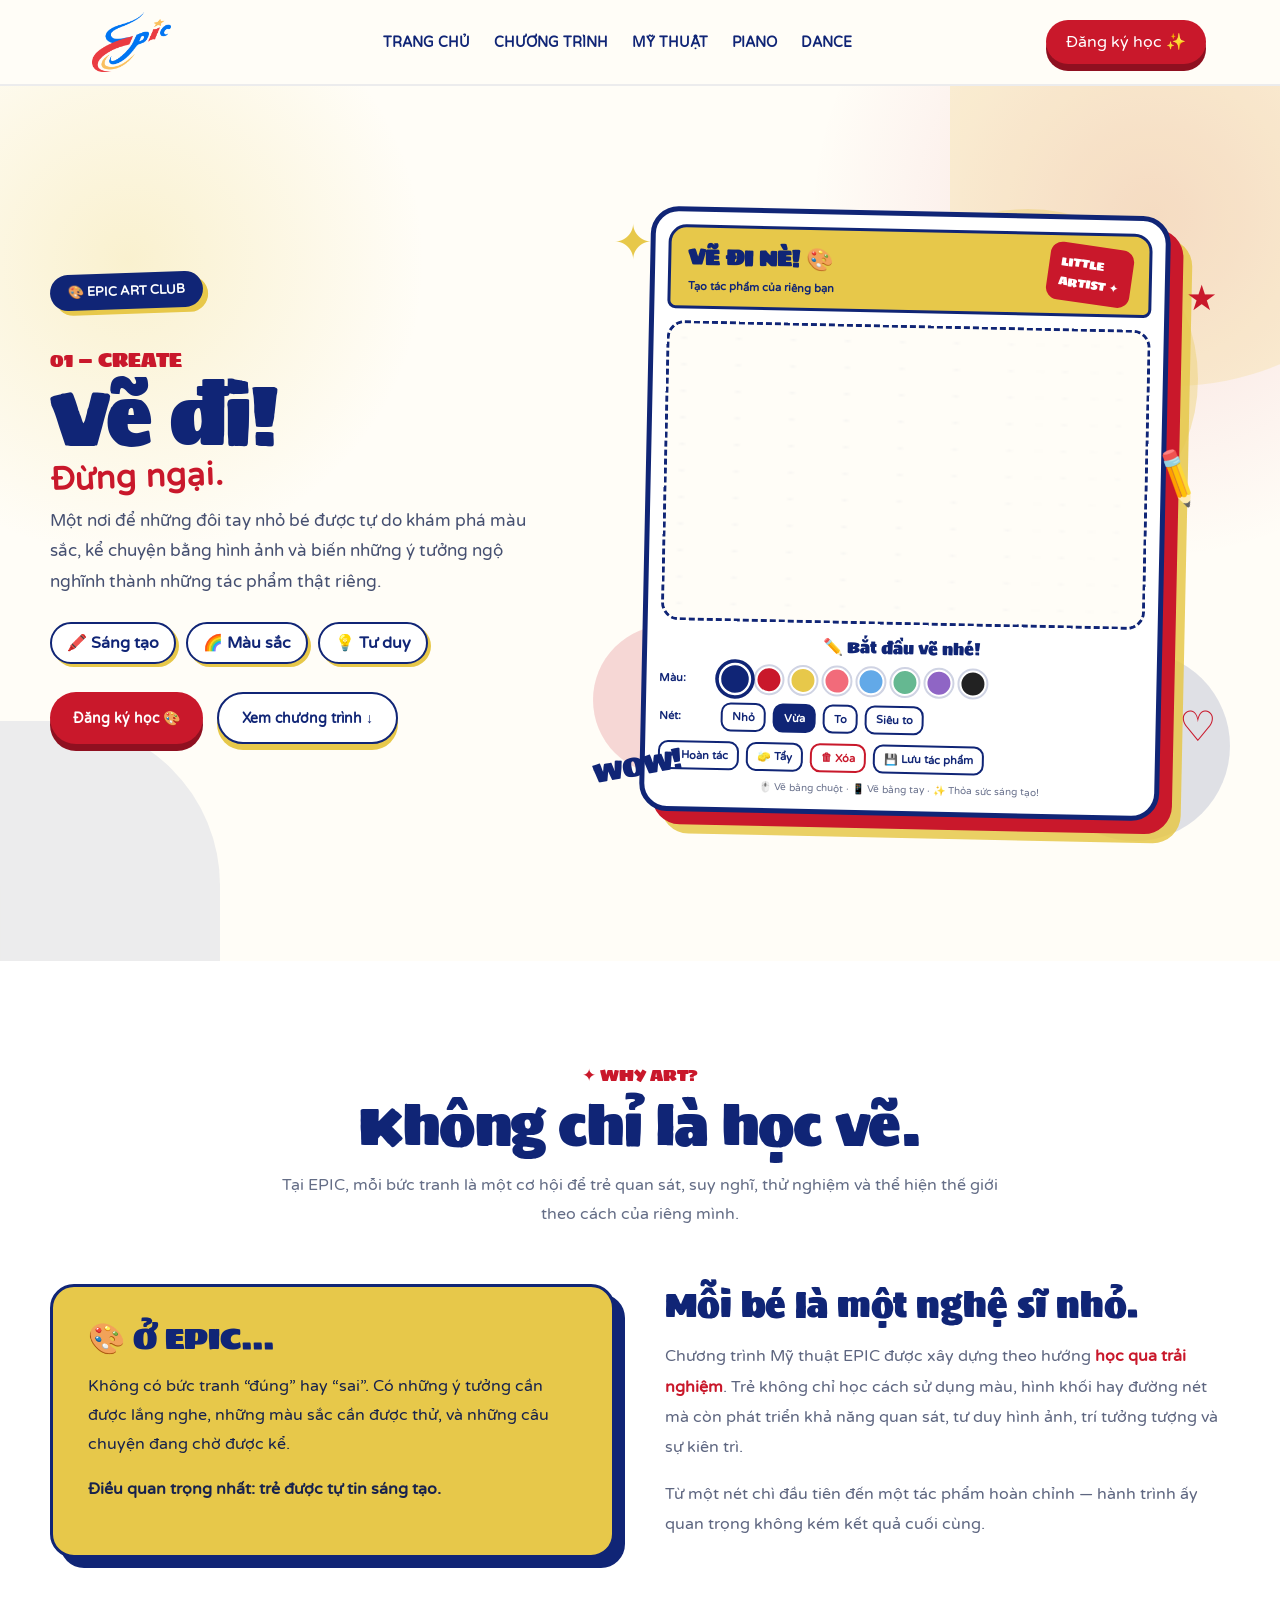
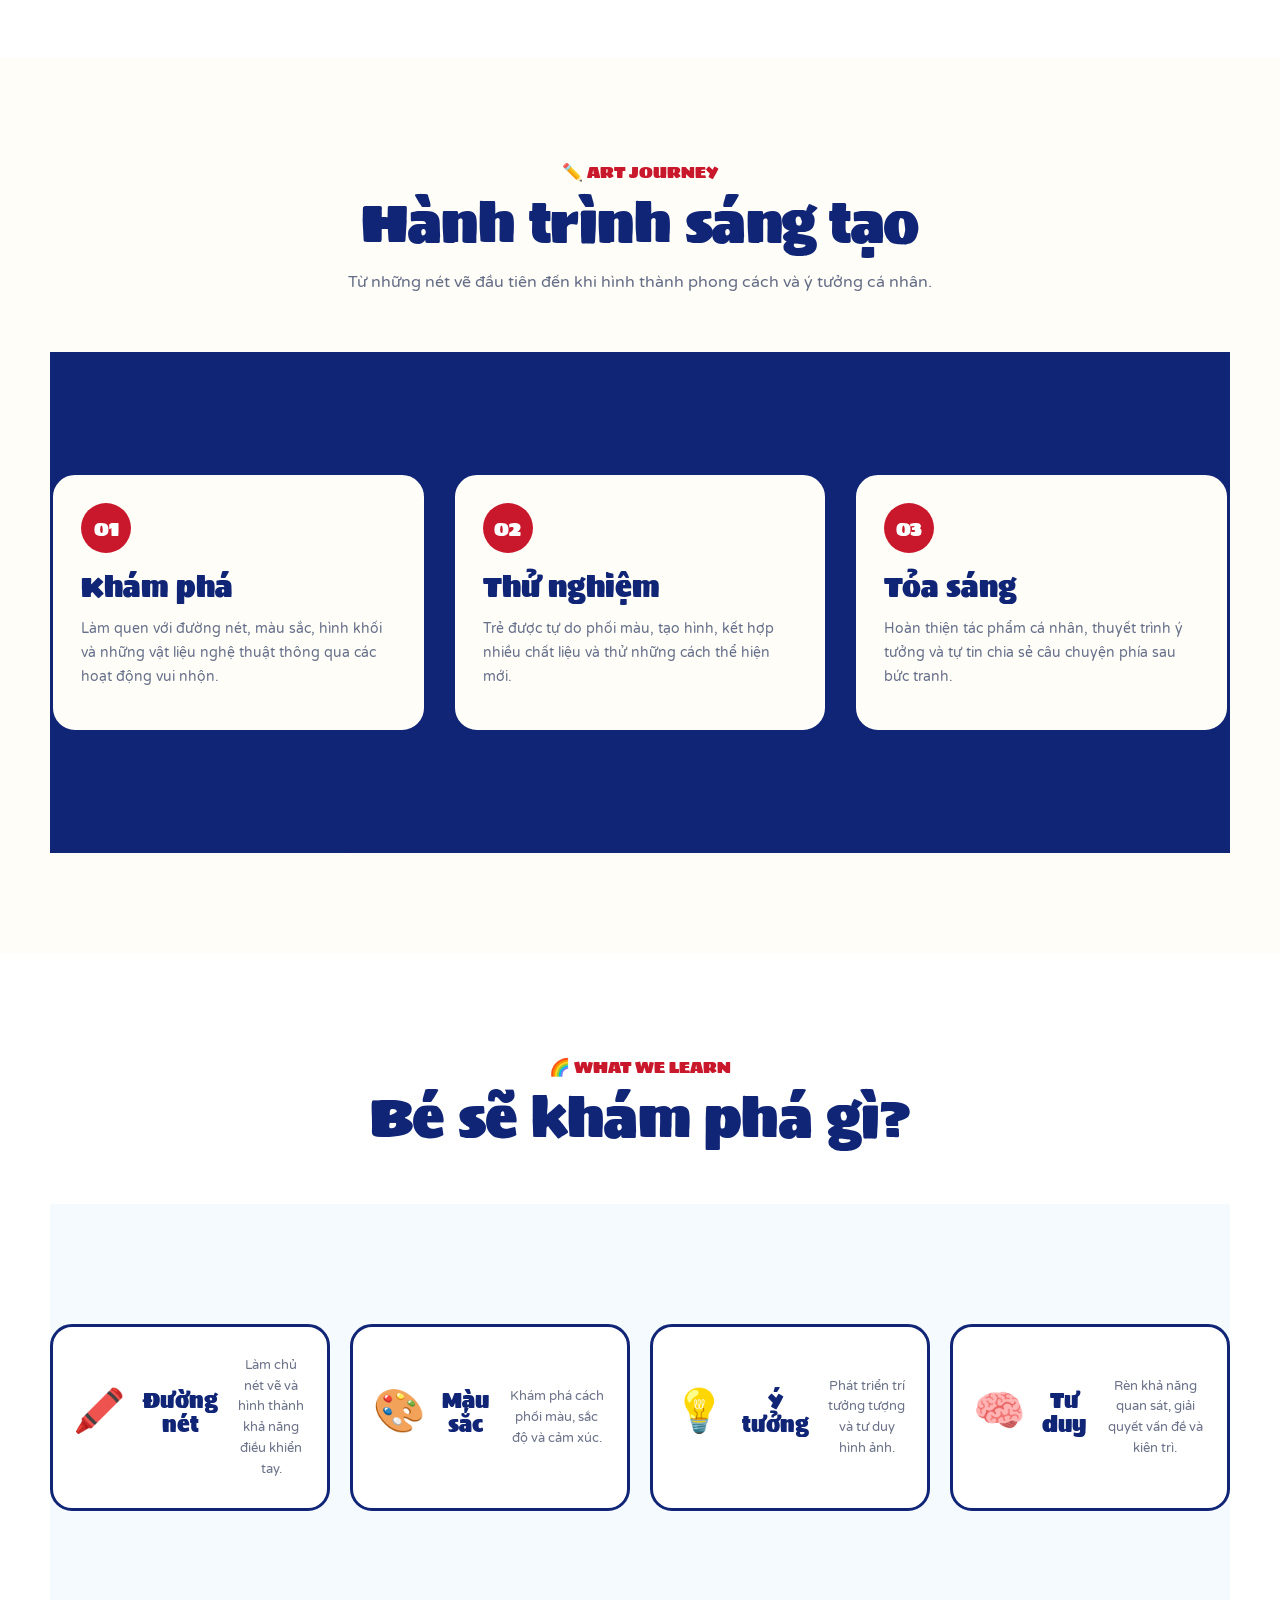
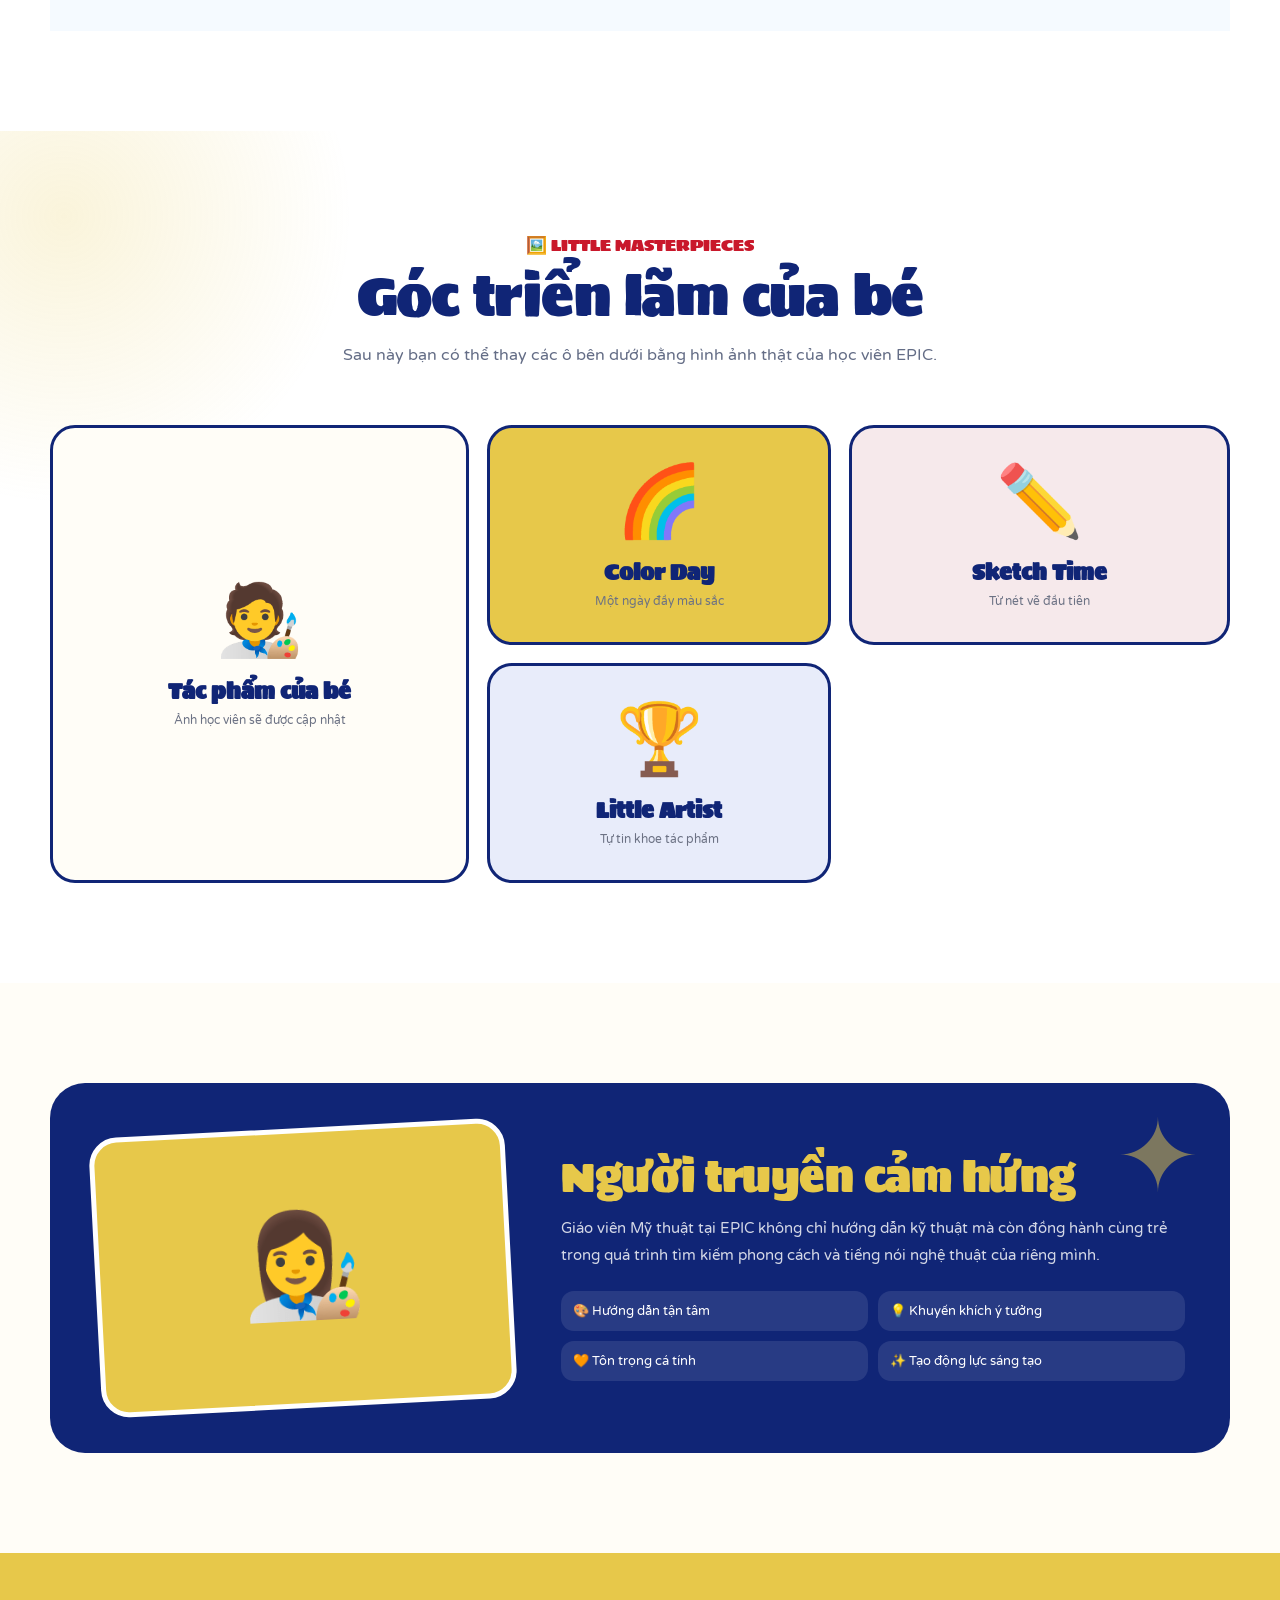
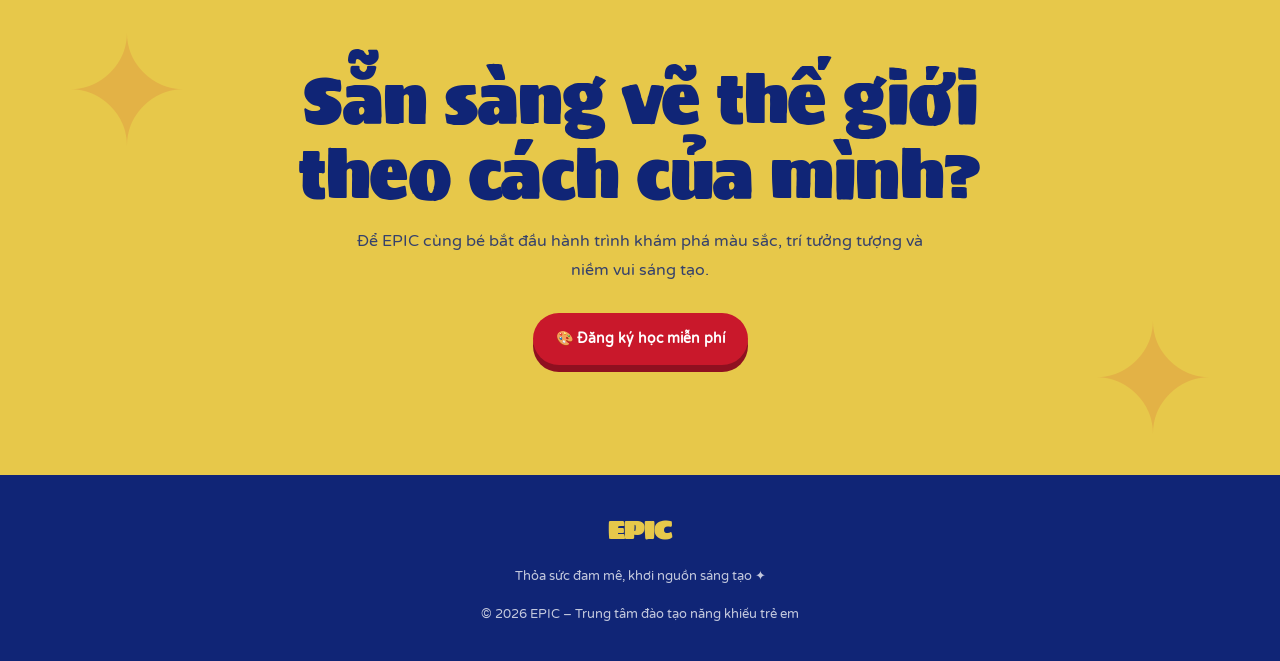
<file: my-thuat.html>
<!DOCTYPE html>
<html lang="vi">
<head>
    <meta charset="UTF-8">
    <meta name="viewport" content="width=device-width, initial-scale=1.0">

    <title>EPIC ART CLUB – Lớp Mỹ thuật</title>

    <link rel="preconnect" href="https://fonts.googleapis.com">
    <link rel="preconnect" href="https://fonts.gstatic.com" crossorigin>
    <link href="https://fonts.googleapis.com/css2?family=Sigmar&family=Varela+Round&display=swap" rel="stylesheet">
    <link rel="stylesheet" href="style.css">

    <style>
        :root {
            --epic-blue: #102576;
            --epic-red: #c9182b;
            --epic-yellow: #e7c84a;
            --cream: #fffdf7;
            --ink: #17224d;
            --white: #ffffff;
        }

        * {
            box-sizing: border-box;
        }

        html {
            scroll-behavior: smooth;
        }

        body {
            margin: 0;
            background: var(--cream);
            color: var(--ink);
            font-family: "Varela Round", sans-serif;
            overflow-x: hidden;
        }

        a {
            text-decoration: none;
        }

        /* =========================
           HEADER
        ========================= */

        .art-page-header {
            position: sticky;
            top: 0;
            z-index: 999;
            background: rgba(255, 253, 247, 0.94);
            backdrop-filter: blur(14px);
            border-bottom: 2px solid rgba(16, 37, 118, 0.08);
        }

        .art-header-inner {
            max-width: 1180px;
            margin: auto;
            min-height: 82px;
            padding: 12px 24px;
            display: flex;
            align-items: center;
            justify-content: space-between;
            gap: 25px;
        }

        .art-logo {
            display: flex;
            align-items: center;
        }

        .art-logo img {
            width: 115px;
            max-height: 60px;
            object-fit: contain;
        }

        .art-nav {
            display: flex;
            align-items: center;
            gap: 24px;
        }

        .art-nav a {
            color: var(--epic-blue);
            font-weight: 700;
            font-size: 14px;
            position: relative;
            transition: 0.25s;
        }

        .art-nav a::after {
            content: "";
            position: absolute;
            width: 0;
            height: 4px;
            left: 0;
            bottom: -8px;
            background: var(--epic-red);
            border-radius: 10px;
            transition: 0.25s;
        }

        .art-nav a:hover {
            color: var(--epic-red);
            transform: translateY(-2px);
        }

        .art-nav a:hover::after {
            width: 100%;
        }

        .art-header-btn {
            background: var(--epic-red);
            color: white !important;
            padding: 12px 20px;
            border-radius: 999px;
            box-shadow: 0 7px 0 #8f1020;
        }

        .art-header-btn::after {
            display: none;
        }

        .art-header-btn:hover {
            transform: translateY(-2px) !important;
        }

        /* =========================
           HERO
        ========================= */

        .art-wow-hero {
            position: relative;
            min-height: 720px;
            padding: 90px 20px 120px;
            overflow: hidden;
            background:
                radial-gradient(circle at 10% 20%, rgba(231, 200, 74, 0.23), transparent 22%),
                radial-gradient(circle at 90% 15%, rgba(201, 24, 43, 0.13), transparent 25%),
                var(--cream);
        }

        .art-wow-hero::before {
            content: "";
            position: absolute;
            width: 500px;
            height: 500px;
            border-radius: 48% 52% 65% 35%;
            background: rgba(231, 200, 74, 0.18);
            right: -170px;
            top: -200px;
            animation: blobMove 8s ease-in-out infinite;
        }

        .art-wow-hero::after {
            content: "";
            position: absolute;
            width: 420px;
            height: 420px;
            border-radius: 55% 45% 40% 60%;
            background: rgba(16, 37, 118, 0.08);
            left: -200px;
            bottom: -180px;
            animation: blobMove 9s ease-in-out infinite reverse;
        }

        @keyframes blobMove {
            0%, 100% {
                transform: rotate(0deg) scale(1);
            }
            50% {
                transform: rotate(12deg) scale(1.08);
            }
        }

        .art-container {
            width: 100%;
            max-width: 1180px;
            margin: auto;
            position: relative;
            z-index: 2;
        }

        .art-hero-grid {
            display: grid;
            grid-template-columns: 0.85fr 1.15fr;
            align-items: center;
            gap: 50px;
        }

        .art-hero-copy {
            position: relative;
            z-index: 5;
        }

        .art-kicker {
            display: inline-flex;
            align-items: center;
            gap: 10px;
            background: var(--epic-blue);
            color: white;
            padding: 10px 18px;
            border-radius: 999px;
            font-size: 13px;
            font-weight: bold;
            box-shadow: 5px 5px 0 var(--epic-yellow);
            transform: rotate(-2deg);
            animation: littleBounce 3s ease-in-out infinite;
        }

        @keyframes littleBounce {
            0%, 100% {
                transform: rotate(-2deg) translateY(0);
            }
            50% {
                transform: rotate(-2deg) translateY(-7px);
            }
        }

        .art-number {
            color: var(--epic-red);
            font-family: "Sigmar", cursive;
            font-size: 20px;
            margin-top: 35px;
        }

        .art-hero-copy h1 {
            margin: 5px 0 18px;
            color: var(--epic-blue);
            font-family: "Sigmar", cursive;
            font-size: clamp(48px, 6vw, 78px);
            line-height: 0.98;
            letter-spacing: -2px;
        }

        .art-hero-copy h1 span {
            display: block;
            color: var(--epic-red);
            transform: rotate(-2deg);
        }

        .art-hero-copy p {
            max-width: 540px;
            font-size: 17px;
            line-height: 1.8;
            color: #465071;
        }

        .art-tags {
            display: flex;
            flex-wrap: wrap;
            gap: 10px;
            margin: 25px 0;
        }

        .art-tag {
            background: white;
            border: 2px solid var(--epic-blue);
            color: var(--epic-blue);
            padding: 9px 15px;
            border-radius: 999px;
            font-weight: bold;
            box-shadow: 3px 3px 0 var(--epic-yellow);
        }

        .art-hero-buttons {
            display: flex;
            flex-wrap: wrap;
            gap: 14px;
            margin-top: 28px;
        }

        .art-btn {
            display: inline-flex;
            align-items: center;
            justify-content: center;
            gap: 8px;
            padding: 15px 23px;
            border-radius: 999px;
            font-weight: bold;
            transition: 0.25s;
        }

        .art-btn-primary {
            color: white;
            background: var(--epic-red);
            box-shadow: 0 7px 0 #8f1020;
        }

        .art-btn-secondary {
            color: var(--epic-blue);
            background: white;
            border: 2px solid var(--epic-blue);
            box-shadow: 0 6px 0 var(--epic-yellow);
        }

        .art-btn:hover {
            transform: translateY(-5px);
        }

        /* =========================
           HERO VISUAL
        ========================= */

        .art-hero-visual {
            position: relative;
            min-height: 570px;
            display: flex;
            align-items: center;
            justify-content: center;
            overflow: visible !important;
        }

        .art-paint-blob {
            position: absolute;
            border-radius: 50%;
            z-index: 1;
            filter: blur(0.3px);
        }

        .blob-yellow {
            width: 340px;
            height: 340px;
            background: var(--epic-yellow);
            opacity: 0.32;
            right: 5%;
            top: 5%;
            animation: floatBlob 5s ease-in-out infinite;
        }

        .blob-red {
            width: 150px;
            height: 150px;
            background: var(--epic-red);
            opacity: 0.16;
            left: 2%;
            bottom: 10%;
            animation: floatBlob 4s ease-in-out infinite reverse;
        }

        .blob-blue {
            width: 190px;
            height: 190px;
            background: var(--epic-blue);
            opacity: 0.13;
            right: 0;
            bottom: 0;
            animation: floatBlob 6s ease-in-out infinite;
        }

        @keyframes floatBlob {
            0%, 100% {
                transform: translateY(0) rotate(0deg);
            }
            50% {
                transform: translateY(-18px) rotate(8deg);
            }
        }

        /* doodles */

        .art-doodle {
            position: absolute;
            z-index: 25;
            font-family: "Sigmar", cursive;
            pointer-events: none;
        }

        .doodle-star {
            color: var(--epic-yellow);
            font-size: 48px;
            left: 5%;
            top: 4%;
            animation: spinStar 5s linear infinite;
        }

        .doodle-star-2 {
            color: var(--epic-red);
            font-size: 35px;
            right: 2%;
            top: 14%;
            animation: spinStar 4s linear infinite reverse;
        }

        .doodle-heart {
            color: var(--epic-red);
            font-size: 42px;
            right: 2%;
            bottom: 12%;
            animation: heartPop 2.2s ease-in-out infinite;
        }

        .doodle-wow {
            color: var(--epic-blue);
            font-size: 27px;
            left: 2%;
            bottom: 8%;
            transform: rotate(-10deg);
            animation: wiggle 2.5s ease-in-out infinite;
        }

        .doodle-pencil {
            font-size: 42px;
            right: 4%;
            top: 40%;
            transform: rotate(25deg);
            animation: pencilFloat 3s ease-in-out infinite;
        }

        @keyframes spinStar {
            0% { transform: rotate(0deg) scale(1); }
            50% { transform: rotate(180deg) scale(1.15); }
            100% { transform: rotate(360deg) scale(1); }
        }

        @keyframes heartPop {
            0%, 100% { transform: scale(1) rotate(8deg); }
            50% { transform: scale(1.25) rotate(-8deg); }
        }

        @keyframes wiggle {
            0%, 100% { transform: rotate(-10deg); }
            50% { transform: rotate(5deg); }
        }

        @keyframes pencilFloat {
            0%, 100% { transform: rotate(25deg) translateY(0); }
            50% { transform: rotate(10deg) translateY(-12px); }
        }

        /* canvas */

        .art-canvas-frame {
            width: min(100%, 520px);
            background: white;
            border: 5px solid var(--epic-blue);
            border-radius: 28px;
            padding: 13px;
            position: relative;
            z-index: 10;
            box-shadow:
                13px 13px 0 var(--epic-red),
                22px 22px 0 rgba(231, 200, 74, 0.85);
            transform: rotate(1.2deg);
            animation: canvasFloat 4s ease-in-out infinite;
        }

        @keyframes canvasFloat {
            0%, 100% {
                transform: rotate(1.2deg) translateY(0);
            }
            50% {
                transform: rotate(-1deg) translateY(-10px);
            }
        }

        .canvas-top {
            min-height: 68px;
            background: var(--epic-yellow);
            border-radius: 18px 18px 8px 8px;
            display: flex;
            align-items: center;
            justify-content: space-between;
            padding: 10px 17px;
            border: 3px solid var(--epic-blue);
            margin-bottom: 12px;
        }

        .canvas-title strong {
            display: block;
            color: var(--epic-blue);
            font-family: "Sigmar", cursive;
            font-size: 22px;
        }

        .canvas-title small {
            color: var(--epic-blue);
            font-size: 11px;
            font-weight: bold;
        }

        .canvas-sticker {
            background: var(--epic-red);
            color: white;
            padding: 9px 12px;
            border-radius: 12px;
            font-family: "Sigmar", cursive;
            font-size: 12px;
            transform: rotate(7deg);
        }

        #artCanvas {
            display: block;
            width: 100%;
            height: 300px;
            background:
                radial-gradient(circle at 15% 20%, rgba(16, 37, 118, 0.04) 0 2px, transparent 3px),
                radial-gradient(circle at 70% 60%, rgba(201, 24, 43, 0.04) 0 2px, transparent 3px),
                #fffdf7;
            background-size: 28px 28px, 35px 35px, auto;
            border: 3px dashed var(--epic-blue);
            border-radius: 18px;
            cursor: crosshair;
            touch-action: none;
        }

        .canvas-message {
            text-align: center;
            color: var(--epic-blue);
            font-family: "Sigmar", cursive;
            font-size: 16px;
            margin: 10px 0 5px;
        }

        .art-toolbar {
            display: flex;
            flex-direction: column;
            gap: 10px;
            margin-top: 8px;
        }

        .toolbar-row {
            display: flex;
            align-items: center;
            flex-wrap: wrap;
            gap: 7px;
        }

        .toolbar-label {
            font-size: 11px;
            font-weight: bold;
            color: var(--epic-blue);
            min-width: 55px;
        }

        .color-btn {
            width: 27px;
            height: 27px;
            border-radius: 50%;
            border: 2px solid white;
            box-shadow: 0 0 0 2px rgba(16, 37, 118, 0.2);
            cursor: pointer;
            transition: 0.2s;
        }

        .color-btn:hover,
        .color-btn.active {
            transform: scale(1.2);
            box-shadow: 0 0 0 3px var(--epic-blue);
        }

        .size-btn,
        .tool-btn {
            border: 2px solid var(--epic-blue);
            background: white;
            color: var(--epic-blue);
            border-radius: 10px;
            padding: 6px 9px;
            font-family: inherit;
            font-size: 11px;
            font-weight: bold;
            cursor: pointer;
            transition: 0.2s;
        }

        .size-btn:hover,
        .size-btn.active,
        .tool-btn:hover {
            background: var(--epic-blue);
            color: white;
        }

        .tool-btn.danger {
            border-color: var(--epic-red);
            color: var(--epic-red);
        }

        .tool-btn.danger:hover {
            background: var(--epic-red);
            color: white;
        }

        .canvas-hint {
            margin: 10px 0 2px;
            text-align: center;
            color: #69718c;
            font-size: 10px;
        }

        /* =========================
           SECTION COMMON
        ========================= */

        .art-section {
            padding: 100px 20px;
            position: relative;
        }

        .art-section-white {
            background: white;
        }

        .art-section-head {
            max-width: 750px;
            margin: 0 auto 55px;
            text-align: center;
        }

        .art-section-label {
            display: inline-block;
            color: var(--epic-red);
            font-family: "Sigmar", cursive;
            font-size: 17px;
            margin-bottom: 8px;
        }

        .art-section-head h2 {
            margin: 0;
            color: var(--epic-blue);
            font-family: "Sigmar", cursive;
            font-size: clamp(35px, 5vw, 54px);
            line-height: 1.1;
        }

        .art-section-head p {
            color: #646d86;
            line-height: 1.8;
            margin-top: 15px;
        }

        /* =========================
           INTRO
        ========================= */

        .art-intro-grid {
            display: grid;
            grid-template-columns: 1fr 1fr;
            gap: 50px;
            align-items: center;
        }

        .art-note {
            background: var(--epic-yellow);
            border: 3px solid var(--epic-blue);
            border-radius: 24px;
            padding: 35px;
            box-shadow: 10px 10px 0 var(--epic-blue);
            transform: rotate(-2deg);
        }

        .art-note h3 {
            margin-top: 0;
            color: var(--epic-blue);
            font-family: "Sigmar", cursive;
            font-size: 30px;
        }

        .art-note p {
            line-height: 1.8;
        }

        .art-intro-copy h3 {
            color: var(--epic-blue);
            font-family: "Sigmar", cursive;
            font-size: 34px;
        }

        .art-intro-copy p {
            color: #5e6680;
            line-height: 1.9;
        }

        .art-highlight {
            color: var(--epic-red);
            font-weight: bold;
        }

        /* =========================
           ROADMAP
        ========================= */

        .art-roadmap {
            display: grid;
            grid-template-columns: repeat(3, 1fr);
            gap: 25px;
        }

        .art-step {
            background: var(--cream);
            border: 3px solid var(--epic-blue);
            border-radius: 25px;
            padding: 28px;
            position: relative;
            transition: 0.3s;
        }

        .art-step:nth-child(2) {
            transform: translateY(25px) rotate(1deg);
        }

        .art-step:nth-child(3) {
            transform: rotate(-1deg);
        }

        .art-step:hover {
            transform: translateY(-8px) rotate(0);
            box-shadow: 8px 8px 0 var(--epic-yellow);
        }

        .art-step-number {
            width: 50px;
            height: 50px;
            border-radius: 50%;
            display: flex;
            align-items: center;
            justify-content: center;
            background: var(--epic-red);
            color: white;
            font-family: "Sigmar", cursive;
            font-size: 22px;
            margin-bottom: 18px;
        }

        .art-step h3 {
            color: var(--epic-blue);
            margin: 0 0 10px;
        }

        .art-step p {
            color: #66708a;
            line-height: 1.7;
            font-size: 14px;
        }

        /* =========================
           SKILLS
        ========================= */

        .art-skills {
            display: grid;
            grid-template-columns: repeat(4, 1fr);
            gap: 20px;
        }

        .art-skill {
            padding: 28px 20px;
            background: white;
            border: 3px solid var(--epic-blue);
            border-radius: 22px;
            text-align: center;
            transition: 0.3s;
        }

        .art-skill:hover {
            transform: translateY(-8px) rotate(-2deg);
            box-shadow: 7px 7px 0 var(--epic-red);
        }

        .art-skill-icon {
            font-size: 42px;
            margin-bottom: 12px;
        }

        .art-skill h3 {
            color: var(--epic-blue);
            font-family: "Sigmar", cursive;
            font-size: 21px;
            margin: 0 0 8px;
        }

        .art-skill p {
            color: #6b7288;
            font-size: 13px;
            line-height: 1.6;
            margin: 0;
        }

        /* =========================
           GALLERY
        ========================= */

        .art-gallery-section {
            background:
                radial-gradient(circle at 5% 10%, rgba(231, 200, 74, 0.2), transparent 20%),
                white;
        }

        .art-gallery {
            display: grid;
            grid-template-columns: 1.1fr 0.9fr 1fr;
            grid-auto-rows: 220px;
            gap: 18px;
        }

        .art-gallery-card {
            border-radius: 25px;
            border: 3px solid var(--epic-blue);
            background: var(--cream);
            overflow: hidden;
            position: relative;
            display: flex;
            align-items: center;
            justify-content: center;
            transition: 0.35s;
        }

        .art-gallery-card:first-child {
            grid-row: span 2;
        }

        .art-gallery-card:nth-child(2) {
            background: var(--epic-yellow);
        }

        .art-gallery-card:nth-child(3) {
            background: #f6e9eb;
        }

        .art-gallery-card:nth-child(4) {
            background: #e8ecfa;
        }

        .art-gallery-card:hover {
            transform: scale(1.025) rotate(-1deg);
            box-shadow: 8px 8px 0 var(--epic-red);
        }

        .art-placeholder {
            text-align: center;
            padding: 20px;
        }

        .art-placeholder .big {
            font-size: 70px;
            display: block;
            margin-bottom: 10px;
        }

        .art-placeholder strong {
            display: block;
            color: var(--epic-blue);
            font-family: "Sigmar", cursive;
            font-size: 21px;
        }

        .art-placeholder span {
            color: #6c7284;
            font-size: 12px;
        }

        /* =========================
           TEACHER
        ========================= */

        .art-teacher-box {
            display: grid;
            grid-template-columns: 0.8fr 1.2fr;
            gap: 50px;
            align-items: center;
            background: var(--epic-blue);
            color: white;
            border-radius: 35px;
            padding: 45px;
            position: relative;
            overflow: hidden;
        }

        .art-teacher-box::after {
            content: "✦";
            position: absolute;
            right: 30px;
            top: 15px;
            font-size: 100px;
            color: var(--epic-yellow);
            opacity: 0.5;
            animation: spinStar 7s linear infinite;
        }

        .teacher-art {
            min-height: 280px;
            border-radius: 28px;
            background: var(--epic-yellow);
            border: 5px solid white;
            display: flex;
            align-items: center;
            justify-content: center;
            font-size: 100px;
            transform: rotate(-3deg);
        }

        .art-teacher-copy h2 {
            color: var(--epic-yellow);
            font-family: "Sigmar", cursive;
            font-size: 42px;
            margin: 0 0 15px;
        }

        .art-teacher-copy p {
            line-height: 1.8;
            color: rgba(255,255,255,0.82);
        }

        .teacher-points {
            display: grid;
            grid-template-columns: 1fr 1fr;
            gap: 10px;
            margin-top: 22px;
        }

        .teacher-point {
            background: rgba(255,255,255,0.1);
            padding: 12px;
            border-radius: 13px;
            font-size: 13px;
        }

        /* =========================
           FINAL CTA
        ========================= */

        .art-final {
            padding: 110px 20px;
            text-align: center;
            background: var(--epic-yellow);
            position: relative;
            overflow: hidden;
        }

        .art-final::before,
        .art-final::after {
            content: "✦";
            position: absolute;
            font-size: 150px;
            color: var(--epic-red);
            opacity: 0.12;
            animation: spinStar 10s linear infinite;
        }

        .art-final::before {
            left: 5%;
            top: 10%;
        }

        .art-final::after {
            right: 5%;
            bottom: 0;
        }

        .art-final h2 {
            position: relative;
            z-index: 2;
            color: var(--epic-blue);
            font-family: "Sigmar", cursive;
            font-size: clamp(38px, 6vw, 65px);
            margin: 0 auto 15px;
        }

        .art-final p {
            position: relative;
            z-index: 2;
            max-width: 600px;
            margin: 0 auto 28px;
            line-height: 1.8;
            color: #35416c;
        }

        .art-final .art-btn {
            position: relative;
            z-index: 2;
        }

        /* =========================
           FOOTER
        ========================= */

        .art-footer {
            background: var(--epic-blue);
            color: white;
            padding: 35px 20px;
            text-align: center;
        }

        .art-footer strong {
            color: var(--epic-yellow);
            font-family: "Sigmar", cursive;
            font-size: 25px;
        }

        .art-footer p {
            opacity: 0.75;
            font-size: 13px;
            margin-bottom: 0;
        }

        /* =========================
           REVEAL ANIMATION
        ========================= */

        .reveal-art {
            opacity: 0;
            transform: translateY(35px);
            transition: opacity 0.8s ease, transform 0.8s ease;
        }

        .reveal-art.show {
            opacity: 1;
            transform: translateY(0);
        }

        /* =========================
           RESPONSIVE
        ========================= */

        @media (max-width: 950px) {

            .art-nav {
                display: none;
            }

            .art-hero-grid,
            .art-intro-grid,
            .art-teacher-box {
                grid-template-columns: 1fr;
            }

            .art-hero-copy {
                text-align: center;
            }

            .art-hero-copy p {
                margin-left: auto;
                margin-right: auto;
            }

            .art-tags,
            .art-hero-buttons {
                justify-content: center;
            }

            .art-hero-visual {
                min-height: 540px;
            }

            .art-skills {
                grid-template-columns: repeat(2, 1fr);
            }

            .art-teacher-box {
                text-align: center;
            }

            .teacher-points {
                text-align: left;
            }
        }

        @media (max-width: 700px) {

            .art-header-inner {
                padding: 10px 16px;
            }

            .art-logo img {
                width: 95px;
            }

            .art-header-btn {
                font-size: 12px;
                padding: 10px 15px;
            }

            .art-wow-hero {
                padding-top: 55px;
                min-height: auto;
            }

            .art-hero-copy h1 {
                font-size: 50px;
            }

            .art-hero-visual {
                min-height: 470px;
            }

            .art-canvas-frame {
                box-shadow:
                    8px 8px 0 var(--epic-red),
                    13px 13px 0 rgba(231, 200, 74, 0.85);
            }

            #artCanvas {
                height: 250px;
            }

            .doodle-pencil {
                display: none;
            }

            .doodle-star {
                left: 0;
                top: 0;
                font-size: 35px;
            }

            .doodle-star-2 {
                right: 0;
                top: 7%;
                font-size: 28px;
            }

            .doodle-wow {
                display: none;
            }

            .art-section {
                padding: 75px 18px;
            }

            .art-roadmap,
            .art-skills {
                grid-template-columns: 1fr;
            }

            .art-step:nth-child(2) {
                transform: none;
            }

            .art-gallery {
                grid-template-columns: 1fr 1fr;
                grid-auto-rows: 180px;
            }

            .art-gallery-card:first-child {
                grid-row: span 1;
            }

            .art-teacher-box {
                padding: 25px;
            }

            .teacher-points {
                grid-template-columns: 1fr;
            }

            .teacher-art {
                min-height: 220px;
            }
        }

        @media (max-width: 480px) {

            .art-hero-copy h1 {
                font-size: 43px;
            }

            .art-canvas-frame {
                padding: 9px;
                border-width: 4px;
            }

            .canvas-top {
                padding: 8px 10px;
            }

            .canvas-title strong {
                font-size: 18px;
            }

            .canvas-sticker {
                font-size: 9px;
                padding: 7px;
            }

            #artCanvas {
                height: 220px;
            }

            .toolbar-label {
                min-width: 48px;
            }

            .color-btn {
                width: 23px;
                height: 23px;
            }

            .size-btn,
            .tool-btn {
                font-size: 10px;
                padding: 5px 7px;
            }

            .art-gallery {
                grid-template-columns: 1fr;
                grid-auto-rows: 190px;
            }
        }
    </style>
</head>

<body>

<!-- =========================
     HEADER
========================= -->

<header class="art-page-header">
    <div class="art-header-inner">

        <a href="index.html" class="art-logo">
            <img src="assets/logo1A.png" alt="EPIC">
        </a>

        <nav class="art-nav">
            <a href="index.html">TRANG CHỦ</a>
            <a href="index.html#programs">CHƯƠNG TRÌNH</a>
            <a href="my-thuat.html">MỸ THUẬT</a>
            <a href="piano.html">PIANO</a>
            <a href="dance.html">DANCE</a>
        </nav>

        <a href="index.html#register" class="art-header-btn">
            Đăng ký học ✨
        </a>

    </div>
</header>


<!-- =========================
     HERO
========================= -->

<section class="art-wow-hero">

    <div class="art-container">

        <div class="art-hero-grid">

            <!-- LEFT -->

            <div class="art-hero-copy reveal-art">

                <div class="art-kicker">
                    🎨 EPIC ART CLUB
                </div>

                <div class="art-number">
                    01 — CREATE
                </div>

                <h1>
                    Vẽ đi!
                    <span>Đừng ngại.</span>
                </h1>

                <p>
                    Một nơi để những đôi tay nhỏ bé được tự do
                    khám phá màu sắc, kể chuyện bằng hình ảnh
                    và biến những ý tưởng ngộ nghĩnh thành
                    những tác phẩm thật riêng.
                </p>

                <div class="art-tags">
                    <div class="art-tag">🖍️ Sáng tạo</div>
                    <div class="art-tag">🌈 Màu sắc</div>
                    <div class="art-tag">💡 Tư duy</div>
                </div>

                <div class="art-hero-buttons">
                    <a href="index.html#register" class="art-btn art-btn-primary">
                        Đăng ký học 🎨
                    </a>

                    <a href="#program" class="art-btn art-btn-secondary">
                        Xem chương trình ↓
                    </a>
                </div>

            </div>


            <!-- RIGHT -->

            <div class="art-hero-visual">

                <div class="art-paint-blob blob-yellow"></div>
                <div class="art-paint-blob blob-red"></div>
                <div class="art-paint-blob blob-blue"></div>

                <div class="art-doodle doodle-star">✦</div>
                <div class="art-doodle doodle-star-2">★</div>
                <div class="art-doodle doodle-heart">♡</div>
                <div class="art-doodle doodle-wow">WOW!</div>
                <div class="art-doodle doodle-pencil">✏️</div>


                <!-- DRAWING BOARD -->

                <div class="art-canvas-frame">

                    <div class="canvas-top">

                        <div class="canvas-title">
                            <strong>VẼ ĐI NÈ! 🎨</strong>
                            <small>Tạo tác phẩm của riêng bạn</small>
                        </div>

                        <div class="canvas-sticker">
                            LITTLE<br>ARTIST ✦
                        </div>

                    </div>

                    <canvas id="artCanvas"></canvas>

                    <div class="canvas-message">
                        ✏️ Bắt đầu vẽ nhé!
                    </div>

                    <div class="art-toolbar">

                        <!-- COLORS -->

                        <div class="toolbar-row">

                            <span class="toolbar-label">
                                Màu:
                            </span>

                            <button class="color-btn active"
                                data-color="#102576"
                                style="background:#102576"
                                title="Xanh EPIC">
                            </button>

                            <button class="color-btn"
                                data-color="#c9182b"
                                style="background:#c9182b"
                                title="Đỏ EPIC">
                            </button>

                            <button class="color-btn"
                                data-color="#e7c84a"
                                style="background:#e7c84a"
                                title="Vàng EPIC">
                            </button>

                            <button class="color-btn"
                                data-color="#f26b7a"
                                style="background:#f26b7a">
                            </button>

                            <button class="color-btn"
                                data-color="#62a9e8"
                                style="background:#62a9e8">
                            </button>

                            <button class="color-btn"
                                data-color="#65b891"
                                style="background:#65b891">
                            </button>

                            <button class="color-btn"
                                data-color="#8f65c5"
                                style="background:#8f65c5">
                            </button>

                            <button class="color-btn"
                                data-color="#222222"
                                style="background:#222222">
                            </button>

                        </div>


                        <!-- BRUSH -->

                        <div class="toolbar-row">

                            <span class="toolbar-label">
                                Nét:
                            </span>

                            <button class="size-btn"
                                data-size="3">
                                Nhỏ
                            </button>

                            <button class="size-btn active"
                                data-size="7">
                                Vừa
                            </button>

                            <button class="size-btn"
                                data-size="14">
                                To
                            </button>

                            <button class="size-btn"
                                data-size="25">
                                Siêu to
                            </button>

                        </div>


                        <!-- ACTIONS -->

                        <div class="toolbar-row">

                            <button class="tool-btn" id="undoBtn">
                                ↶ Hoàn tác
                            </button>

                            <button class="tool-btn" id="eraserBtn">
                                🧽 Tẩy
                            </button>

                            <button class="tool-btn danger" id="clearBtn">
                                🗑 Xóa
                            </button>

                            <button class="tool-btn" id="saveBtn">
                                💾 Lưu tác phẩm
                            </button>

                        </div>

                    </div>

                    <div class="canvas-hint">
                        🖱️ Vẽ bằng chuột · 📱 Vẽ bằng tay · ✨ Thỏa sức sáng tạo!
                    </div>

                </div>

            </div>

        </div>

    </div>

</section>


<!-- =========================
     INTRO
========================= -->

<section class="art-section art-section-white" id="program">

    <div class="art-container">

        <div class="art-section-head reveal-art">

            <div class="art-section-label">
                ✦ WHY ART?
            </div>

            <h2>
                Không chỉ là học vẽ.
            </h2>

            <p>
                Tại EPIC, mỗi bức tranh là một cơ hội
                để trẻ quan sát, suy nghĩ, thử nghiệm
                và thể hiện thế giới theo cách của riêng mình.
            </p>

        </div>


        <div class="art-intro-grid">

            <div class="art-note reveal-art">

                <h3>
                    🎨 Ở EPIC...
                </h3>

                <p>
                    Không có bức tranh “đúng” hay “sai”.
                    Có những ý tưởng cần được lắng nghe,
                    những màu sắc cần được thử,
                    và những câu chuyện đang chờ được kể.
                </p>

                <p>
                    <strong>
                        Điều quan trọng nhất:
                        trẻ được tự tin sáng tạo.
                    </strong>
                </p>

            </div>


            <div class="art-intro-copy reveal-art">

                <h3>
                    Mỗi bé là một nghệ sĩ nhỏ.
                </h3>

                <p>
                    Chương trình Mỹ thuật EPIC được xây dựng
                    theo hướng <span class="art-highlight">
                    học qua trải nghiệm</span>.
                    Trẻ không chỉ học cách sử dụng màu,
                    hình khối hay đường nét mà còn phát triển
                    khả năng quan sát, tư duy hình ảnh,
                    trí tưởng tượng và sự kiên trì.
                </p>

                <p>
                    Từ một nét chì đầu tiên đến một tác phẩm
                    hoàn chỉnh — hành trình ấy quan trọng
                    không kém kết quả cuối cùng.
                </p>

            </div>

        </div>

    </div>

</section>


<!-- =========================
     ROADMAP
========================= -->

<section class="art-section">

    <div class="art-container">

        <div class="art-section-head reveal-art">

            <div class="art-section-label">
                ✏️ ART JOURNEY
            </div>

            <h2>
                Hành trình sáng tạo
            </h2>

            <p>
                Từ những nét vẽ đầu tiên đến khi hình thành
                phong cách và ý tưởng cá nhân.
            </p>

        </div>


        <div class="art-roadmap">

            <div class="art-step reveal-art">

                <div class="art-step-number">
                    01
                </div>

                <h3>
                    Khám phá
                </h3>

                <p>
                    Làm quen với đường nét, màu sắc,
                    hình khối và những vật liệu nghệ thuật
                    thông qua các hoạt động vui nhộn.
                </p>

            </div>


            <div class="art-step reveal-art">

                <div class="art-step-number">
                    02
                </div>

                <h3>
                    Thử nghiệm
                </h3>

                <p>
                    Trẻ được tự do phối màu, tạo hình,
                    kết hợp nhiều chất liệu và thử những
                    cách thể hiện mới.
                </p>

            </div>


            <div class="art-step reveal-art">

                <div class="art-step-number">
                    03
                </div>

                <h3>
                    Tỏa sáng
                </h3>

                <p>
                    Hoàn thiện tác phẩm cá nhân,
                    thuyết trình ý tưởng và tự tin
                    chia sẻ câu chuyện phía sau bức tranh.
                </p>

            </div>

        </div>

    </div>

</section>


<!-- =========================
     SKILLS
========================= -->

<section class="art-section art-section-white">

    <div class="art-container">

        <div class="art-section-head reveal-art">

            <div class="art-section-label">
                🌈 WHAT WE LEARN
            </div>

            <h2>
                Bé sẽ khám phá gì?
            </h2>

        </div>


        <div class="art-skills">

            <div class="art-skill reveal-art">

                <div class="art-skill-icon">
                    🖍️
                </div>

                <h3>
                    Đường nét
                </h3>

                <p>
                    Làm chủ nét vẽ và hình thành
                    khả năng điều khiển tay.
                </p>

            </div>


            <div class="art-skill reveal-art">

                <div class="art-skill-icon">
                    🎨
                </div>

                <h3>
                    Màu sắc
                </h3>

                <p>
                    Khám phá cách phối màu,
                    sắc độ và cảm xúc.
                </p>

            </div>


            <div class="art-skill reveal-art">

                <div class="art-skill-icon">
                    💡
                </div>

                <h3>
                    Ý tưởng
                </h3>

                <p>
                    Phát triển trí tưởng tượng
                    và tư duy hình ảnh.
                </p>

            </div>


            <div class="art-skill reveal-art">

                <div class="art-skill-icon">
                    🧠
                </div>

                <h3>
                    Tư duy
                </h3>

                <p>
                    Rèn khả năng quan sát,
                    giải quyết vấn đề và kiên trì.
                </p>

            </div>

        </div>

    </div>

</section>


<!-- =========================
     GALLERY
========================= -->

<section class="art-section art-gallery-section">

    <div class="art-container">

        <div class="art-section-head reveal-art">

            <div class="art-section-label">
                🖼️ LITTLE MASTERPIECES
            </div>

            <h2>
                Góc triển lãm của bé
            </h2>

            <p>
                Sau này bạn có thể thay các ô bên dưới
                bằng hình ảnh thật của học viên EPIC.
            </p>

        </div>


        <div class="art-gallery">

            <div class="art-gallery-card reveal-art">

                <div class="art-placeholder">

                    <span class="big">
                        🧑‍🎨
                    </span>

                    <strong>
                        Tác phẩm của bé
                    </strong>

                    <span>
                        Ảnh học viên sẽ được cập nhật
                    </span>

                </div>

            </div>


            <div class="art-gallery-card reveal-art">

                <div class="art-placeholder">

                    <span class="big">
                        🌈
                    </span>

                    <strong>
                        Color Day
                    </strong>

                    <span>
                        Một ngày đầy màu sắc
                    </span>

                </div>

            </div>


            <div class="art-gallery-card reveal-art">

                <div class="art-placeholder">

                    <span class="big">
                        ✏️
                    </span>

                    <strong>
                        Sketch Time
                    </strong>

                    <span>
                        Từ nét vẽ đầu tiên
                    </span>

                </div>

            </div>


            <div class="art-gallery-card reveal-art">

                <div class="art-placeholder">

                    <span class="big">
                        🏆
                    </span>

                    <strong>
                        Little Artist
                    </strong>

                    <span>
                        Tự tin khoe tác phẩm
                    </span>

                </div>

            </div>

        </div>

    </div>

</section>


<!-- =========================
     TEACHER
========================= -->

<section class="art-section">

    <div class="art-container">

        <div class="art-teacher-box reveal-art">

            <div class="teacher-art">
                👩‍🎨
            </div>

            <div class="art-teacher-copy">

                <h2>
                    Người truyền cảm hứng
                </h2>

                <p>
                    Giáo viên Mỹ thuật tại EPIC không chỉ
                    hướng dẫn kỹ thuật mà còn đồng hành
                    cùng trẻ trong quá trình tìm kiếm
                    phong cách và tiếng nói nghệ thuật
                    của riêng mình.
                </p>

                <div class="teacher-points">

                    <div class="teacher-point">
                        🎨 Hướng dẫn tận tâm
                    </div>

                    <div class="teacher-point">
                        💡 Khuyến khích ý tưởng
                    </div>

                    <div class="teacher-point">
                        🧡 Tôn trọng cá tính
                    </div>

                    <div class="teacher-point">
                        ✨ Tạo động lực sáng tạo
                    </div>

                </div>

            </div>

        </div>

    </div>

</section>


<!-- =========================
     FINAL CTA
========================= -->

<section class="art-final">

    <div class="art-container">

        <h2>
            Sẵn sàng vẽ thế giới<br>
            theo cách của mình?
        </h2>

        <p>
            Để EPIC cùng bé bắt đầu hành trình
            khám phá màu sắc, trí tưởng tượng
            và niềm vui sáng tạo.
        </p>

        <a href="index.html#register" class="art-btn art-btn-primary">
            🎨 Đăng ký học miễn phí
        </a>

    </div>

</section>


<!-- =========================
     FOOTER
========================= -->

<footer class="art-footer">

    <strong>
        EPIC
    </strong>

    <p>
        Thỏa sức đam mê, khơi nguồn sáng tạo ✦
    </p>

    <p>
        © 2026 EPIC – Trung tâm đào tạo năng khiếu trẻ em
    </p>

</footer>


<!-- =========================
     JAVASCRIPT – DRAWING
========================= -->

<script>

document.addEventListener("DOMContentLoaded", function () {

    /* =========================
       REVEAL ANIMATION
    ========================= */

    const revealItems = document.querySelectorAll(".reveal-art");

    const observer = new IntersectionObserver(
        function(entries) {

            entries.forEach(function(entry) {

                if (entry.isIntersecting) {

                    entry.target.classList.add("show");

                    observer.unobserve(entry.target);
                }

            });

        },
        {
            threshold: 0.12
        }
    );

    revealItems.forEach(function(item) {
        observer.observe(item);
    });


    /* =========================
       CANVAS
    ========================= */

    const canvas = document.getElementById("artCanvas");

    if (!canvas) return;

    const ctx = canvas.getContext("2d");

    let drawing = false;
    let currentColor = "#102576";
    let currentSize = 7;
    let erasing = false;

    let history = [];
    const maxHistory = 25;


    /* =========================
       CANVAS RESIZE
    ========================= */

    function setupCanvas() {

        const rect = canvas.getBoundingClientRect();

        const dpr = window.devicePixelRatio || 1;

        canvas.width = rect.width * dpr;
        canvas.height = rect.height * dpr;

        ctx.setTransform(dpr, 0, 0, dpr, 0, 0);

        ctx.lineCap = "round";
        ctx.lineJoin = "round";

        drawPaper();

    }


    function drawPaper() {

        const rect = canvas.getBoundingClientRect();

        ctx.save();

        ctx.fillStyle = "#fffdf7";
        ctx.fillRect(0, 0, rect.width, rect.height);

        /* tiny paper dots */

        ctx.fillStyle = "rgba(16,37,118,0.045)";

        for (
            let x = 15;
            x < rect.width;
            x += 28
        ) {

            for (
                let y = 15;
                y < rect.height;
                y += 28
            ) {

                ctx.beginPath();
                ctx.arc(x, y, 1.1, 0, Math.PI * 2);
                ctx.fill();

            }

        }

        ctx.restore();

    }


    setupCanvas();


    window.addEventListener("resize", function() {

        const oldCanvas = document.createElement("canvas");

        oldCanvas.width = canvas.width;
        oldCanvas.height = canvas.height;

        oldCanvas.getContext("2d").drawImage(canvas, 0, 0);

        setupCanvas();

        const newCtx = canvas.getContext("2d");

        const oldWidth = oldCanvas.width;
        const oldHeight = oldCanvas.height;

        const newWidth = canvas.width;
        const newHeight = canvas.height;

        newCtx.drawImage(
            oldCanvas,
            0,
            0,
            oldWidth,
            oldHeight,
            0,
            0,
            newWidth,
            newHeight
        );

    });


    /* =========================
       POSITION
    ========================= */

    function getPosition(event) {

        const rect = canvas.getBoundingClientRect();

        return {
            x: event.clientX - rect.left,
            y: event.clientY - rect.top
        };

    }


    /* =========================
       SAVE HISTORY
    ========================= */

    function saveHistory() {

        if (history.length >= maxHistory) {
            history.shift();
        }

        history.push(
            canvas.toDataURL("image/png")
        );

    }


    function restoreHistory() {

        if (history.length === 0) {

            drawPaper();
            return;

        }

        const image = new Image();

        image.onload = function() {

            ctx.clearRect(
                0,
                0,
                canvas.width,
                canvas.height
            );

            ctx.drawImage(
                image,
                0,
                0,
                canvas.width / (window.devicePixelRatio || 1),
                canvas.height / (window.devicePixelRatio || 1)
            );

        };

        image.src = history.pop();

    }


    /* =========================
       START DRAW
    ========================= */

    canvas.addEventListener("pointerdown", function(event) {

        event.preventDefault();

        drawing = true;

        canvas.setPointerCapture(event.pointerId);

        saveHistory();

        const pos = getPosition(event);

        ctx.beginPath();

        ctx.moveTo(
            pos.x,
            pos.y
        );

        ctx.lineWidth = currentSize;

        ctx.strokeStyle = erasing
            ? "#fffdf7"
            : currentColor;

    });


    /* =========================
       DRAW
    ========================= */

    canvas.addEventListener("pointermove", function(event) {

        if (!drawing) return;

        event.preventDefault();

        const pos = getPosition(event);

        ctx.lineWidth = currentSize;

        ctx.strokeStyle = erasing
            ? "#fffdf7"
            : currentColor;

        ctx.lineTo(
            pos.x,
            pos.y
        );

        ctx.stroke();

    });


    /* =========================
       END DRAW
    ========================= */

    function stopDrawing(event) {

        if (!drawing) return;

        drawing = false;

        ctx.closePath();

        if (
            event &&
            canvas.hasPointerCapture &&
            canvas.hasPointerCapture(event.pointerId)
        ) {

            canvas.releasePointerCapture(event.pointerId);

        }

    }


    canvas.addEventListener(
        "pointerup",
        stopDrawing
    );

    canvas.addEventListener(
        "pointercancel",
        stopDrawing
    );


    /* =========================
       COLORS
    ========================= */

    const colorButtons =
        document.querySelectorAll(".color-btn");

    colorButtons.forEach(function(button) {

        button.addEventListener("click", function() {

            currentColor =
                button.dataset.color;

            erasing = false;

            document
                .getElementById("eraserBtn")
                .classList.remove("active");

            colorButtons.forEach(function(btn) {
                btn.classList.remove("active");
            });

            button.classList.add("active");

        });

    });


    /* =========================
       BRUSH SIZE
    ========================= */

    const sizeButtons =
        document.querySelectorAll(".size-btn");

    sizeButtons.forEach(function(button) {

        button.addEventListener("click", function() {

            currentSize =
                Number(button.dataset.size);

            sizeButtons.forEach(function(btn) {
                btn.classList.remove("active");
            });

            button.classList.add("active");

        });

    });


    /* =========================
       ERASER
    ========================= */

    const eraserBtn =
        document.getElementById("eraserBtn");

    eraserBtn.addEventListener("click", function() {

        erasing = !erasing;

        eraserBtn.classList.toggle(
            "active",
            erasing
        );

    });


    /* =========================
       UNDO
    ========================= */

    document
        .getElementById("undoBtn")
        .addEventListener("click", function() {

            restoreHistory();

        });


    /* =========================
       CLEAR
    ========================= */

    document
        .getElementById("clearBtn")
        .addEventListener("click", function() {

            const ok =
                confirm(
                    "Bạn có chắc muốn xóa toàn bộ tác phẩm không? 🎨"
                );

            if (!ok) return;

            saveHistory();

            drawPaper();

        });


    /* =========================
       SAVE IMAGE
    ========================= */

    document
        .getElementById("saveBtn")
        .addEventListener("click", function() {

            const link =
                document.createElement("a");

            link.download =
                "EPIC-Little-Artist.png";

            link.href =
                canvas.toDataURL("image/png");

            link.click();

        });


    /* =========================
       KEYBOARD UNDO
    ========================= */

    document.addEventListener(
        "keydown",
        function(event) {

            if (
                (event.ctrlKey || event.metaKey) &&
                event.key.toLowerCase() === "z"
            ) {

                event.preventDefault();

                restoreHistory();

            }

        }
    );

});

</script>

</body>
</html>
</file>
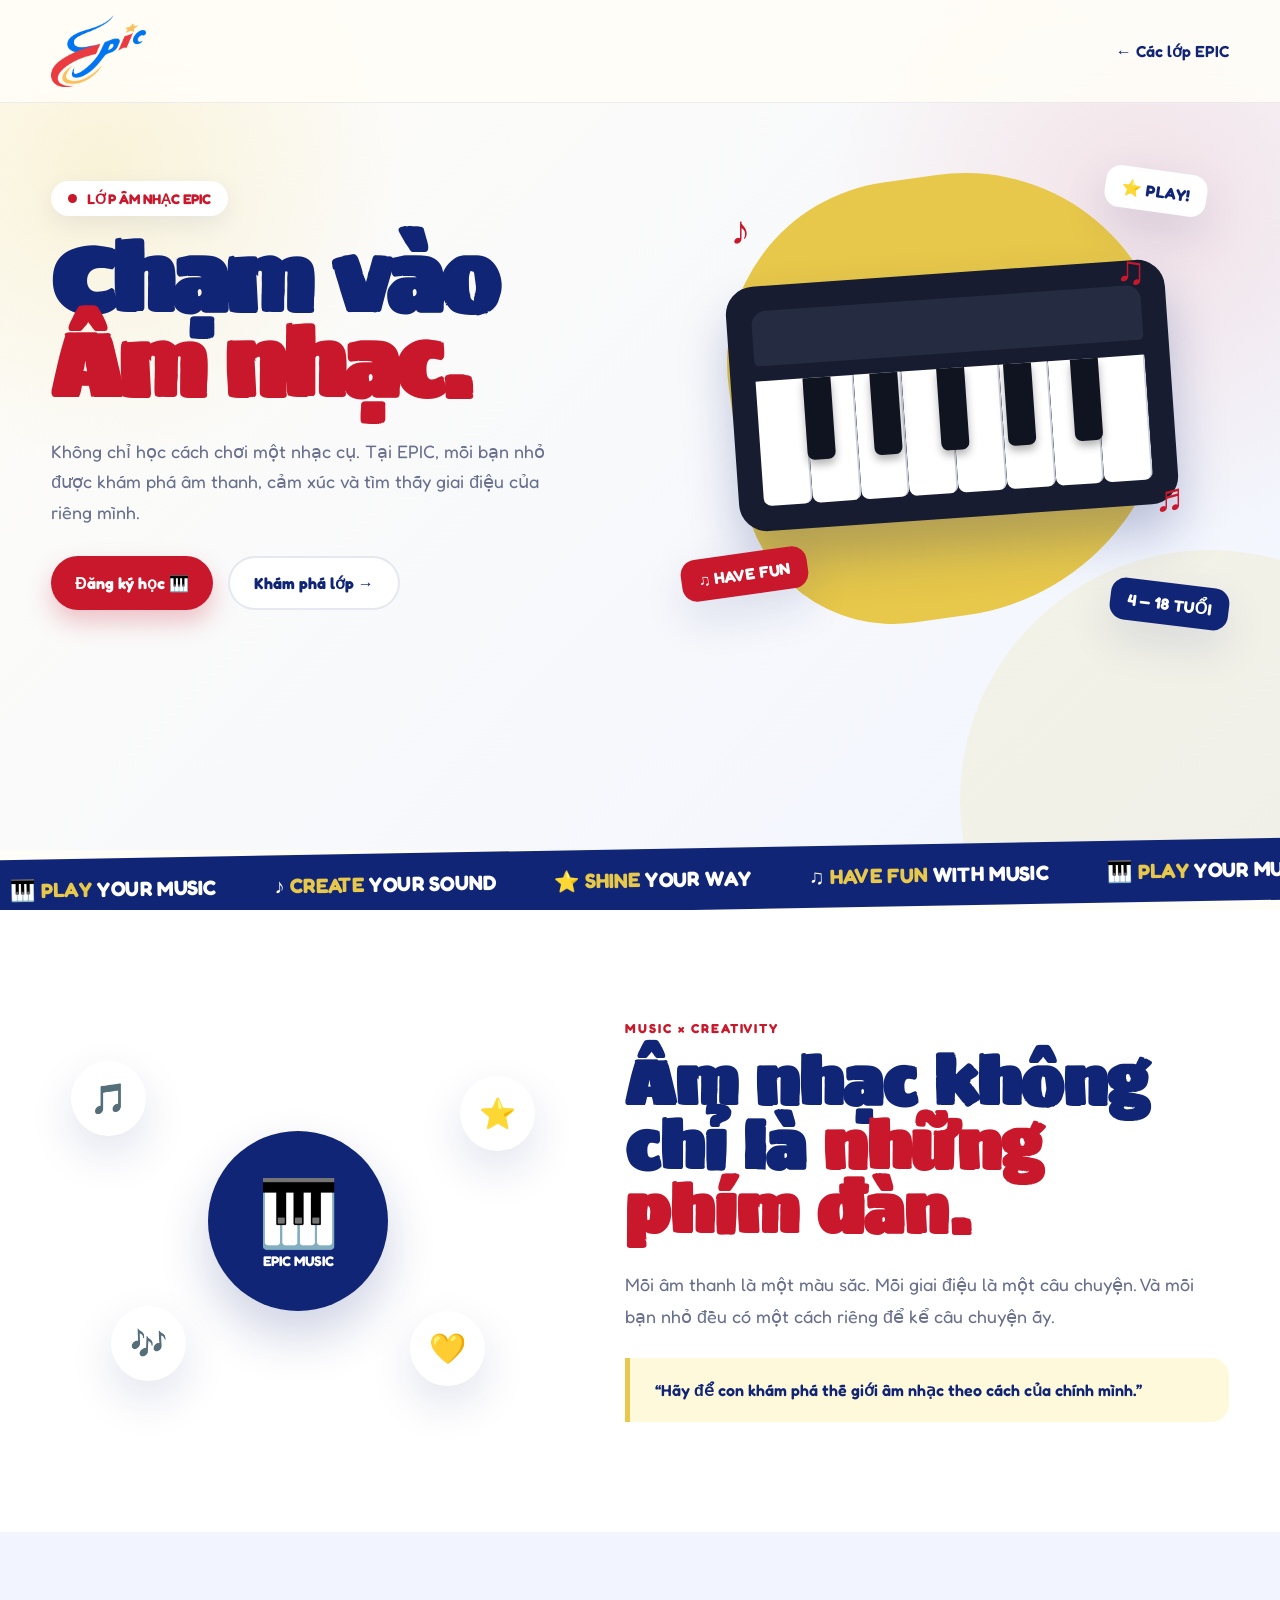
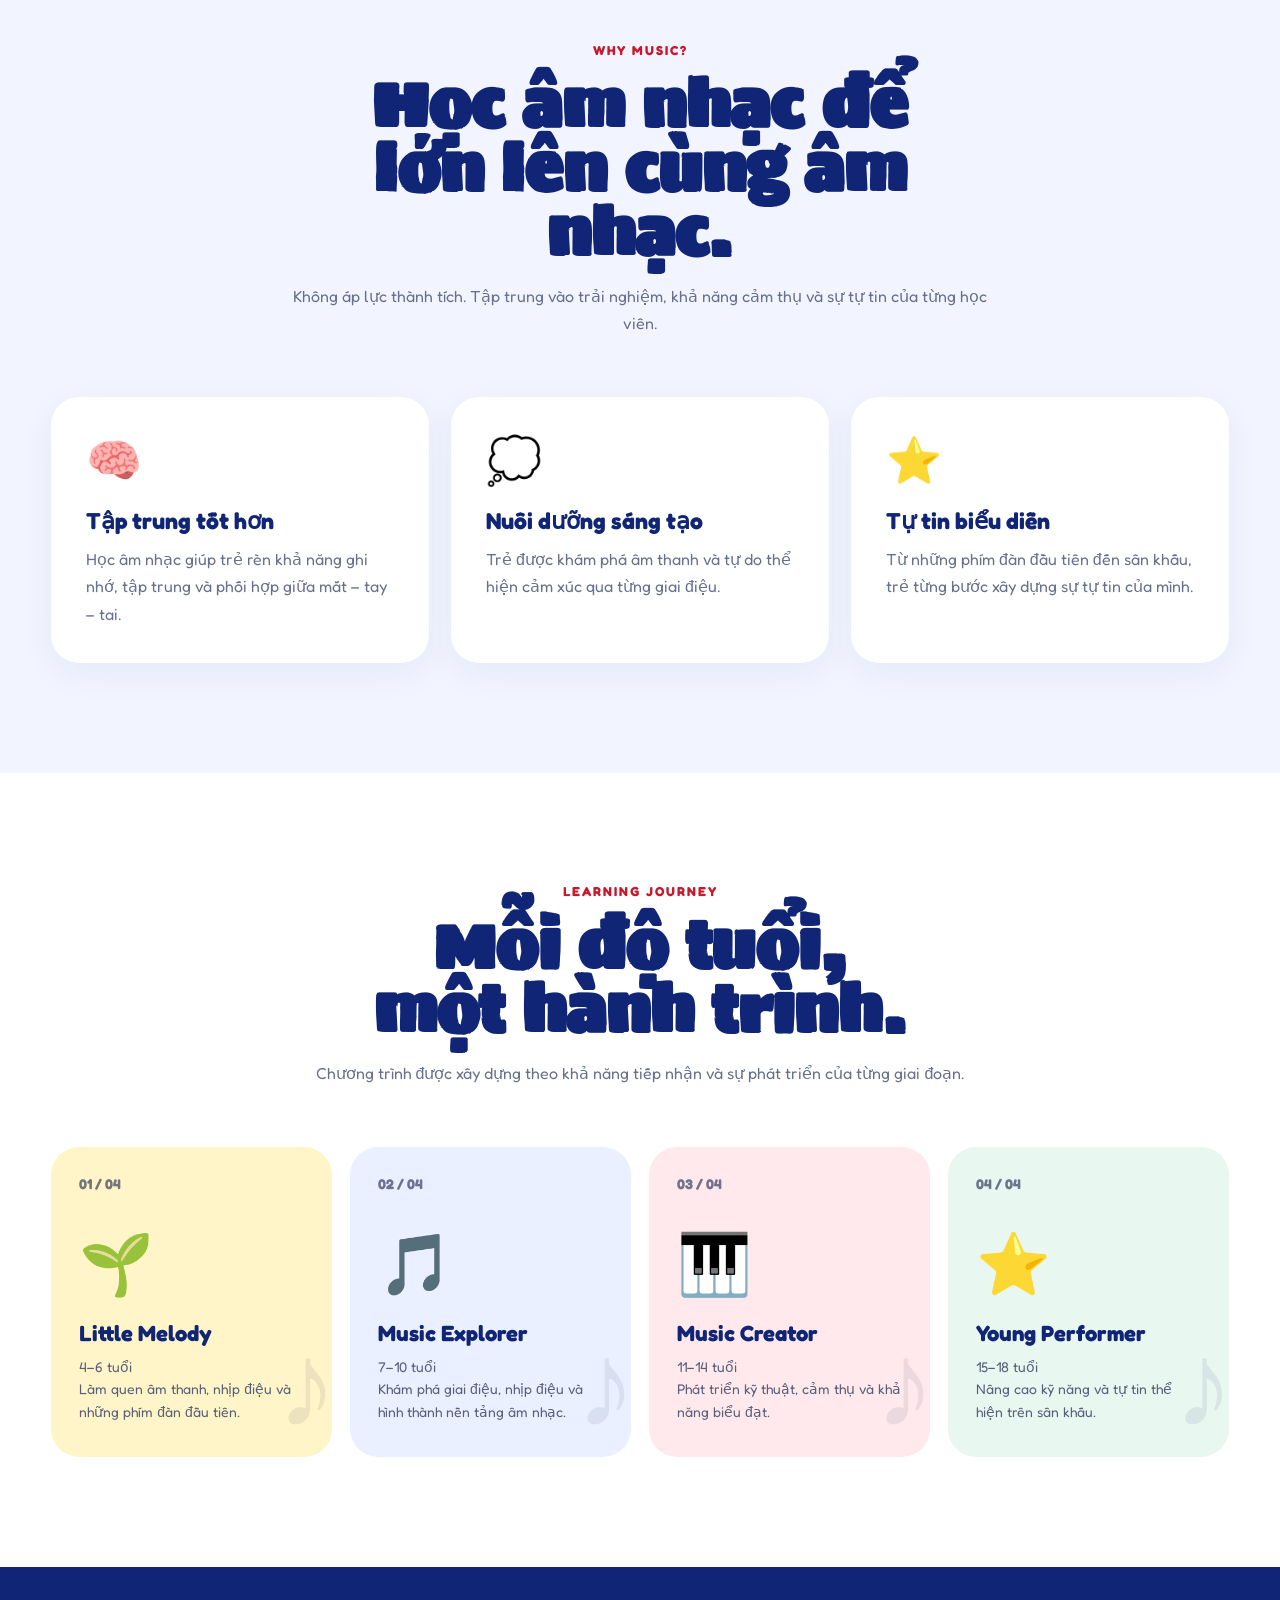
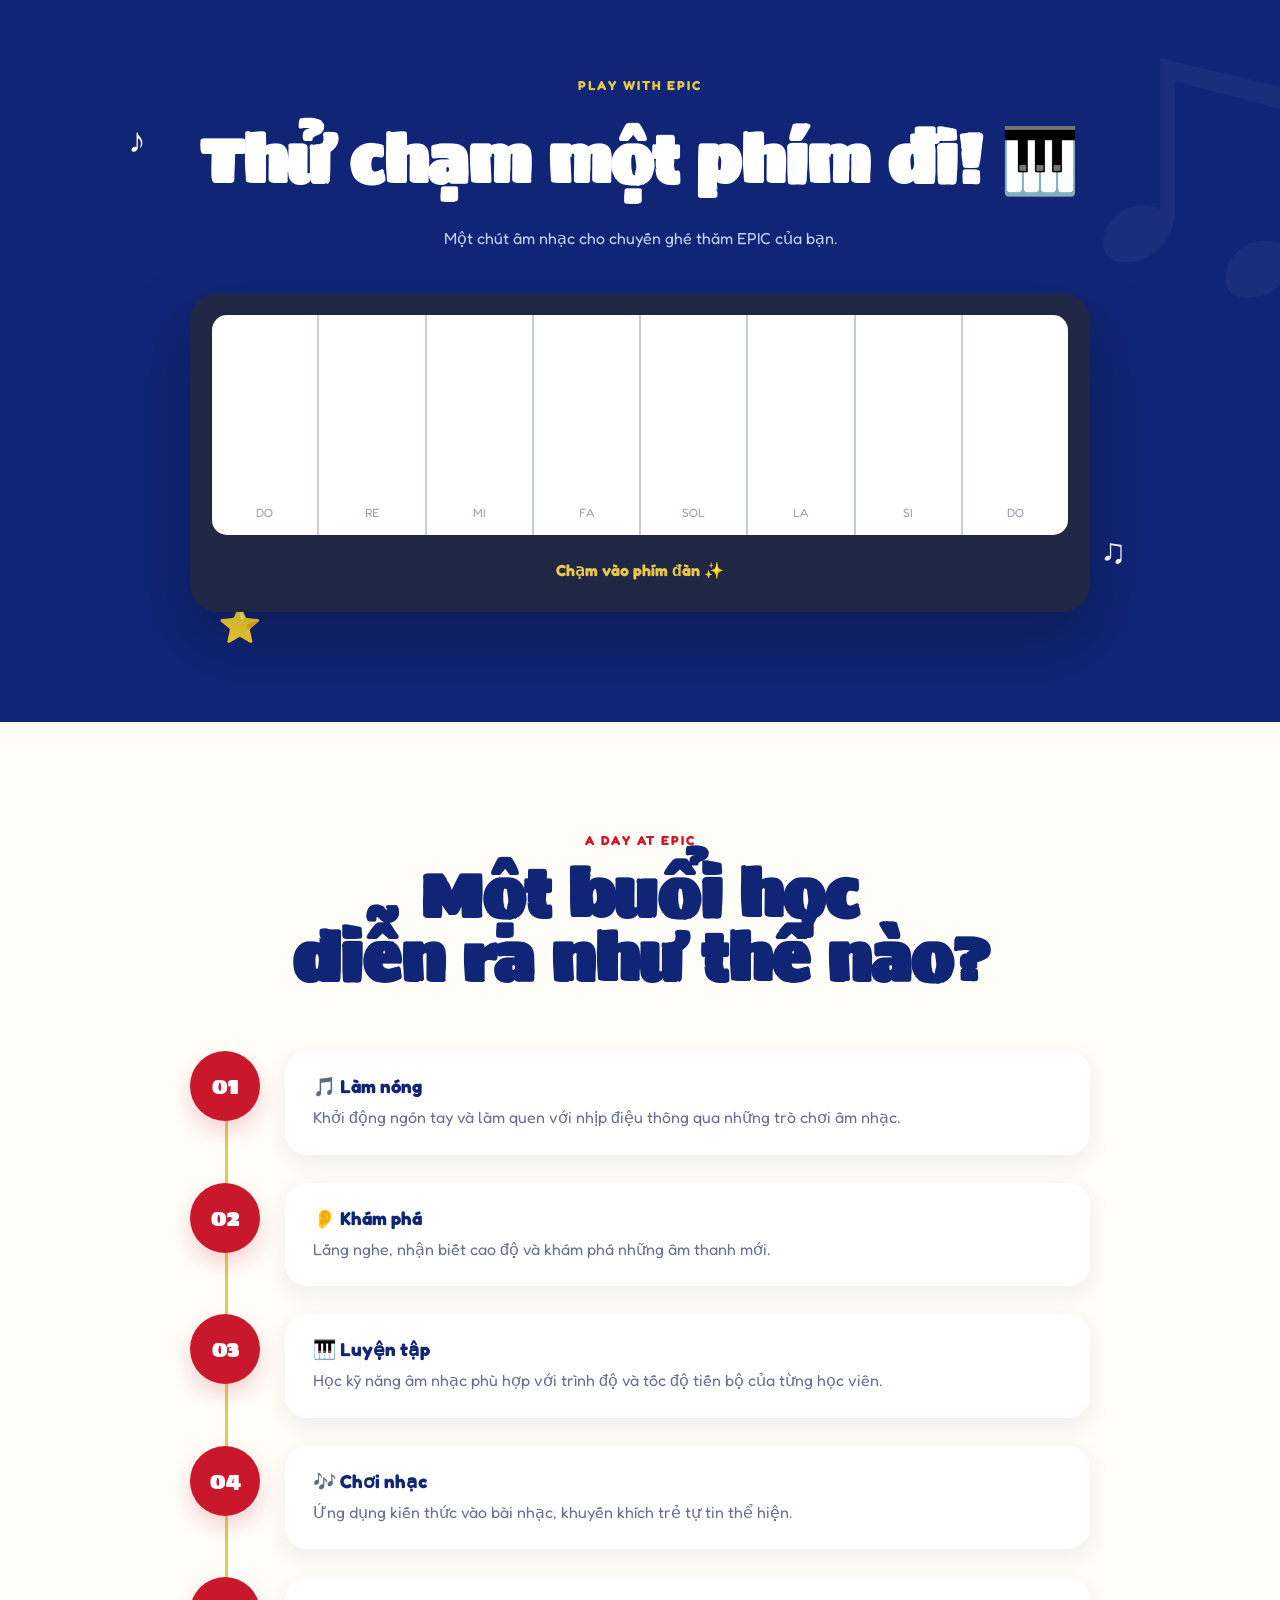
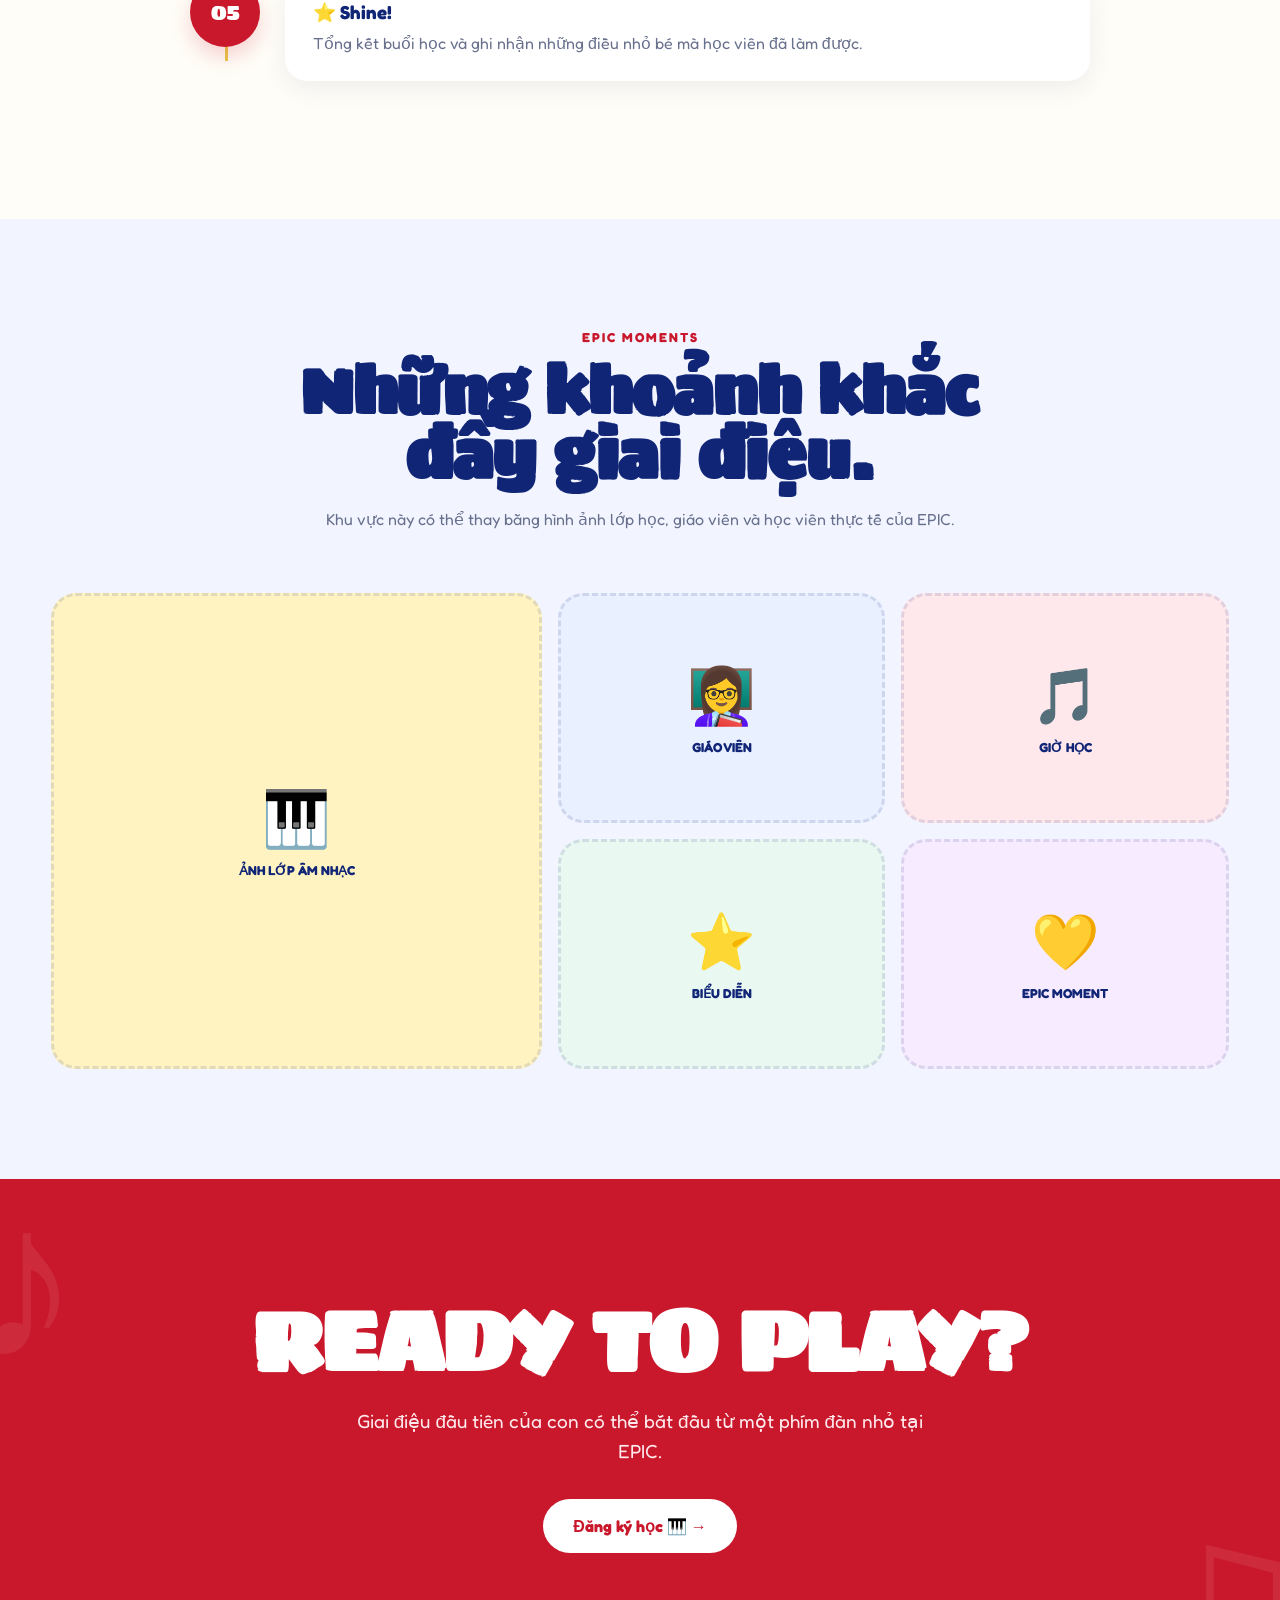
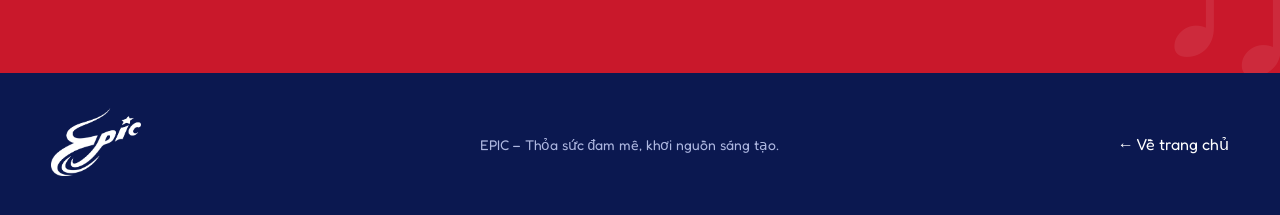
<file: piano.html>
<!DOCTYPE html>
<html lang="vi">
<head>
<meta charset="UTF-8">
<meta name="viewport" content="width=device-width, initial-scale=1.0">

<title>Âm nhạc | EPIC Talent Center</title>

<link rel="preconnect" href="https://fonts.googleapis.com">
<link rel="preconnect" href="https://fonts.gstatic.com" crossorigin>
<link href="https://fonts.googleapis.com/css2?family=Sigmar&family=Fredoka:wght@400;500;600;700&display=swap" rel="stylesheet">

<style>

:root{
    --navy:#102576;
    --red:#C9182B;
    --yellow:#E7C84A;
    --cream:#FFFDF7;
    --blue:#EEF3FF;
    --text:#17204A;
    --muted:#68708D;
    --white:#FFFFFF;
    --shadow:0 18px 45px rgba(16,37,118,.12);
    --radius:28px;
}

*{
    margin:0;
    padding:0;
    box-sizing:border-box;
}

html{
    scroll-behavior:smooth;
}

body{
    font-family:"Fredoka",sans-serif;
    color:var(--text);
    background:var(--cream);
    overflow-x:hidden;
}

a{
    text-decoration:none;
    color:inherit;
}

.container{
    width:min(1180px,92%);
    margin:auto;
}

/* =========================
   HEADER
========================= */

header{
    position:fixed;
    top:0;
    left:0;
    width:100%;
    z-index:100;
    padding:15px 0;
    background:rgba(255,253,247,.9);
    backdrop-filter:blur(15px);
    border-bottom:1px solid rgba(16,37,118,.08);
}

.nav{
    display:flex;
    align-items:center;
    justify-content:space-between;
}

.logo img{
    width:95px;
    display:block;
}

.back{
    display:flex;
    align-items:center;
    gap:8px;
    font-weight:600;
    color:var(--navy);
    transition:.3s;
}

.back:hover{
    transform:translateX(-5px);
}

/* =========================
   FLOATING MUSIC
========================= */

.music-note{
    position:absolute;
    font-size:30px;
    color:var(--navy);
    opacity:.18;
    animation:floatNote 5s ease-in-out infinite;
    pointer-events:none;
}

.note1{top:22%;left:5%;}
.note2{top:38%;right:6%;animation-delay:1s;}
.note3{top:72%;left:8%;animation-delay:2s;}
.note4{top:60%;right:10%;animation-delay:3s;}

@keyframes floatNote{
    0%,100%{
        transform:translateY(0) rotate(-8deg);
    }
    50%{
        transform:translateY(-25px) rotate(8deg);
    }
}

/* =========================
   HERO
========================= */

.hero{
    min-height:850px;
    padding:145px 0 90px;
    position:relative;
    overflow:hidden;
    background:
        radial-gradient(circle at 8% 20%,rgba(231,200,74,.18),transparent 22%),
        radial-gradient(circle at 90% 25%,rgba(201,24,43,.10),transparent 25%),
        linear-gradient(135deg,#fffdf7,#f1f5ff);
}

.hero:before{
    content:"";
    position:absolute;
    width:500px;
    height:500px;
    border-radius:50%;
    background:rgba(231,200,74,.12);
    right:-180px;
    bottom:-200px;
}

.hero-content{
    display:grid;
    grid-template-columns:1fr 1fr;
    align-items:center;
    gap:70px;
    position:relative;
    z-index:2;
}

.eyebrow{
    display:inline-flex;
    align-items:center;
    gap:10px;
    padding:9px 17px;
    background:white;
    border-radius:50px;
    box-shadow:0 8px 25px rgba(16,37,118,.08);
    color:var(--red);
    font-size:14px;
    font-weight:700;
    margin-bottom:22px;
}

.eyebrow span{
    width:9px;
    height:9px;
    border-radius:50%;
    background:var(--red);
    animation:pulse 1.5s infinite;
}

@keyframes pulse{
    0%,100%{transform:scale(1);}
    50%{transform:scale(1.5);}
}

.hero h1{
    font-family:"Sigmar",cursive;
    font-size:clamp(58px,7vw,100px);
    line-height:.95;
    color:var(--navy);
    letter-spacing:-3px;
}

.hero h1 em{
    color:var(--red);
    font-style:normal;
    display:block;
}

.hero-desc{
    max-width:520px;
    margin:28px 0;
    font-size:18px;
    line-height:1.7;
    color:var(--muted);
}

.hero-buttons{
    display:flex;
    gap:15px;
    flex-wrap:wrap;
}

.btn{
    display:inline-flex;
    align-items:center;
    justify-content:center;
    gap:10px;
    padding:15px 24px;
    border-radius:50px;
    font-weight:700;
    transition:.3s;
}

.btn-primary{
    color:white;
    background:var(--red);
    box-shadow:0 12px 25px rgba(201,24,43,.25);
}

.btn-primary:hover{
    transform:translateY(-4px) rotate(-1deg);
}

.btn-secondary{
    color:var(--navy);
    background:white;
    border:2px solid rgba(16,37,118,.1);
}

.btn-secondary:hover{
    transform:translateY(-4px);
}

/* HERO âm nhạc */

.hero-visual{
    position:relative;
    height:500px;
    display:flex;
    align-items:center;
    justify-content:center;
}

.blob{
    position:absolute;
    width:440px;
    height:440px;
    border-radius:47% 53% 61% 39%;
    background:var(--yellow);
    transform:rotate(-8deg);
    animation:morph 8s ease-in-out infinite;
}

@keyframes morph{
    0%,100%{
        border-radius:47% 53% 61% 39%;
        transform:rotate(-8deg);
    }
    50%{
        border-radius:57% 43% 39% 61%;
        transform:rotate(4deg);
    }
}

.Piano-hero{
    position:relative;
    z-index:2;
    width:440px;
    height:245px;
    background:#171C30;
    border-radius:28px;
    transform:rotate(-4deg);
    box-shadow:0 30px 50px rgba(16,37,118,.25);
    padding:25px;
}

.Piano-top{
    height:55px;
    background:#252B40;
    border-radius:14px 14px 5px 5px;
    margin-bottom:15px;
}

.keys{
    display:flex;
    height:125px;
    position:relative;
}

.white-key{
    flex:1;
    background:white;
    border-right:2px solid #CBD0DC;
    border-radius:0 0 8px 8px;
    transition:.15s;
    cursor:pointer;
}

.white-key:hover{
    transform:translateY(7px);
    background:#f6f6f6;
}

.black-keys{
    position:absolute;
    top:0;
    left:7%;
    right:7%;
    display:flex;
    justify-content:space-around;
}

.black-key{
    width:28px;
    height:82px;
    background:#101421;
    border-radius:0 0 7px 7px;
    box-shadow:0 5px 8px rgba(0,0,0,.3);
}

.sticker{
    position:absolute;
    z-index:4;
    padding:11px 17px;
    border-radius:15px;
    font-weight:700;
    background:white;
    box-shadow:var(--shadow);
}

.sticker.star{
    top:5%;
    right:4%;
    transform:rotate(8deg);
    color:var(--navy);
}

.sticker.play{
    bottom:10%;
    left:1%;
    transform:rotate(-8deg);
    background:var(--red);
    color:white;
}

.sticker.age{
    bottom:4%;
    right:0;
    transform:rotate(7deg);
    background:var(--navy);
    color:white;
}

.note-pop{
    position:absolute;
    z-index:5;
    font-size:40px;
    color:var(--red);
    animation:notePop 3s ease-in-out infinite;
}

.pop1{top:12%;left:10%;}
.pop2{top:20%;right:15%;animation-delay:1s;}
.pop3{bottom:25%;right:8%;animation-delay:2s;}

@keyframes notePop{
    0%,100%{
        transform:translateY(0) rotate(-10deg);
    }
    50%{
        transform:translateY(-18px) rotate(12deg);
    }
}

/* =========================
   MARQUEE
========================= */

.marquee{
    overflow:hidden;
    background:var(--navy);
    color:white;
    padding:18px 0;
    transform:rotate(-1deg) scale(1.03);
}

.marquee-track{
    display:flex;
    width:max-content;
    animation:marquee 22s linear infinite;
}

.marquee span{
    font-size:20px;
    font-weight:700;
    padding:0 28px;
    white-space:nowrap;
}

.marquee b{
    color:var(--yellow);
}

@keyframes marquee{
    to{
        transform:translateX(-50%);
    }
}

/* =========================
   INTRO
========================= */

.section{
    padding:110px 0;
}

.intro{
    background:white;
    position:relative;
}

.intro-grid{
    display:grid;
    grid-template-columns:.9fr 1.1fr;
    gap:80px;
    align-items:center;
}

.section-tag{
    color:var(--red);
    font-weight:700;
    text-transform:uppercase;
    letter-spacing:2px;
    font-size:13px;
    margin-bottom:15px;
}

.intro h2{
    font-family:"Sigmar",cursive;
    font-size:clamp(42px,5vw,65px);
    line-height:1;
    color:var(--navy);
}

.intro h2 span{
    color:var(--red);
}

.intro-text{
    font-size:18px;
    line-height:1.8;
    color:var(--muted);
}

.quote{
    margin-top:25px;
    padding:22px 25px;
    border-left:5px solid var(--yellow);
    background:#fff9dc;
    border-radius:0 18px 18px 0;
    font-weight:600;
    color:var(--navy);
}

/* MUSIC CIRCLES */

.music-orbit{
    height:360px;
    position:relative;
    display:flex;
    justify-content:center;
    align-items:center;
}

.orbit-main{
    width:180px;
    height:180px;
    border-radius:50%;
    background:var(--navy);
    color:white;
    display:flex;
    flex-direction:column;
    align-items:center;
    justify-content:center;
    font-size:65px;
    box-shadow:0 25px 50px rgba(16,37,118,.2);
}

.orbit-main small{
    font-size:14px;
    font-weight:700;
}

.orbit-item{
    position:absolute;
    width:75px;
    height:75px;
    border-radius:50%;
    display:flex;
    align-items:center;
    justify-content:center;
    font-size:30px;
    background:white;
    box-shadow:var(--shadow);
    animation:orbitFloat 4s ease-in-out infinite;
}

.o1{top:20px;left:20px;}
.o2{top:35px;right:10px;animation-delay:.7s;}
.o3{bottom:20px;left:60px;animation-delay:1.4s;}
.o4{bottom:15px;right:60px;animation-delay:2s;}

@keyframes orbitFloat{
    50%{transform:translateY(-12px) rotate(8deg);}
}

/* =========================
   BENEFITS
========================= */

.benefits{
    background:#F2F5FF;
}

.center-title{
    text-align:center;
    max-width:700px;
    margin:0 auto 60px;
}

.center-title h2{
    font-family:"Sigmar",cursive;
    color:var(--navy);
    font-size:clamp(42px,5vw,65px);
    line-height:1;
}

.center-title p{
    margin-top:18px;
    color:var(--muted);
    line-height:1.7;
}

.benefit-grid{
    display:grid;
    grid-template-columns:repeat(3,1fr);
    gap:22px;
}

.benefit{
    background:white;
    padding:35px;
    border-radius:var(--radius);
    box-shadow:0 10px 35px rgba(16,37,118,.06);
    transition:.35s;
    position:relative;
    overflow:hidden;
}

.benefit:hover{
    transform:translateY(-10px) rotate(-1deg);
    box-shadow:var(--shadow);
}

.benefit:nth-child(2){
    transform:translateY(25px);
}

.benefit:nth-child(2):hover{
    transform:translateY(15px) rotate(1deg);
}

.benefit-icon{
    font-size:45px;
    margin-bottom:20px;
}

.benefit h3{
    color:var(--navy);
    font-size:23px;
    margin-bottom:12px;
}

.benefit p{
    color:var(--muted);
    line-height:1.7;
}

/* =========================
   AGE PROGRAM
========================= */

.programs{
    background:white;
}

.age-grid{
    display:grid;
    grid-template-columns:repeat(4,1fr);
    gap:18px;
}

.age-card{
    min-height:310px;
    padding:28px;
    border-radius:28px;
    position:relative;
    overflow:hidden;
    transition:.35s;
}

.age-card:hover{
    transform:translateY(-10px) rotate(1deg);
}

.age-card:nth-child(1){
    background:#FFF5C8;
}

.age-card:nth-child(2){
    background:#EAF0FF;
}

.age-card:nth-child(3){
    background:#FFE9EC;
}

.age-card:nth-child(4){
    background:#E9F7F1;
}

.age-number{
    font-size:14px;
    font-weight:700;
    opacity:.6;
}

.age-icon{
    font-size:60px;
    margin:35px 0 20px;
}

.age-card h3{
    font-size:22px;
    color:var(--navy);
    margin-bottom:10px;
}

.age-card p{
    font-size:14px;
    line-height:1.6;
    color:#59617A;
}

.age-card:after{
    content:"♪";
    position:absolute;
    right:-5px;
    bottom:-25px;
    font-family:"Sigmar";
    font-size:120px;
    opacity:.08;
}

/* =========================
   INTERACTIVE âm nhạc
========================= */

.play-section{
    background:var(--navy);
    color:white;
    position:relative;
    overflow:hidden;
}

.play-section:before{
    content:"♫";
    position:absolute;
    font-size:400px;
    right:-70px;
    top:-150px;
    opacity:.04;
    font-family:"Sigmar";
}

.play-wrap{
    position:relative;
    z-index:2;
}

.play-title{
    text-align:center;
    margin-bottom:45px;
}

.play-title h2{
    font-family:"Sigmar",cursive;
    font-size:clamp(42px,5vw,65px);
    color:white;
}

.play-title p{
    color:#CBD4FF;
    margin-top:15px;
}

.keyboard{
    max-width:900px;
    margin:auto;
    padding:22px;
    background:#202744;
    border-radius:28px;
    box-shadow:0 30px 70px rgba(0,0,0,.25);
}

.keyboard-inner{
    height:220px;
    display:flex;
    position:relative;
    overflow:hidden;
    border-radius:15px;
}

.key{
    flex:1;
    background:white;
    border-right:2px solid #C8CBD5;
    position:relative;
    cursor:pointer;
    transition:.1s;
}

.key:hover,
.key.active{
    transform:translateY(12px);
    background:#FFF9D8;
}

.key:last-child{
    border-right:0;
}

.key span{
    position:absolute;
    bottom:15px;
    left:50%;
    transform:translateX(-50%);
    color:#9AA0B3;
    font-size:12px;
}

.play-message{
    text-align:center;
    margin-top:25px;
    min-height:30px;
    color:var(--yellow);
    font-weight:700;
}

.floating-small{
    position:absolute;
    font-size:35px;
    animation:smallFloat 4s infinite ease-in-out;
}

.fs1{left:10%;top:20%;}
.fs2{right:12%;bottom:20%;animation-delay:1s;}
.fs3{left:17%;bottom:10%;animation-delay:2s;}

@keyframes smallFloat{
    50%{
        transform:translateY(-20px) rotate(15deg);
    }
}

/* =========================
   LESSON TIMELINE
========================= */

.lesson{
    background:#FFFDF7;
}

.timeline{
    max-width:900px;
    margin:auto;
    position:relative;
}

.timeline:before{
    content:"";
    position:absolute;
    left:35px;
    top:20px;
    bottom:20px;
    width:3px;
    background:#E7C84A;
}

.lesson-row{
    display:grid;
    grid-template-columns:70px 1fr;
    gap:25px;
    margin-bottom:28px;
    position:relative;
}

.lesson-number{
    width:70px;
    height:70px;
    border-radius:50%;
    background:var(--red);
    color:white;
    display:flex;
    align-items:center;
    justify-content:center;
    font-family:"Sigmar";
    font-size:23px;
    position:relative;
    z-index:2;
    box-shadow:0 10px 20px rgba(201,24,43,.18);
}

.lesson-box{
    background:white;
    border-radius:22px;
    padding:24px 28px;
    box-shadow:0 8px 25px rgba(16,37,118,.07);
}

.lesson-box h3{
    color:var(--navy);
    margin-bottom:7px;
}

.lesson-box p{
    color:var(--muted);
    line-height:1.6;
}

/* =========================
   GALLERY
========================= */

.gallery{
    background:#F2F5FF;
}

.gallery-grid{
    display:grid;
    grid-template-columns:1.2fr .8fr .8fr;
    grid-template-rows:230px 230px;
    gap:16px;
}

.gallery-box{
    border-radius:25px;
    overflow:hidden;
    position:relative;
    display:flex;
    align-items:center;
    justify-content:center;
    background:white;
    border:3px dashed rgba(16,37,118,.12);
    transition:.35s;
}

.gallery-box:hover{
    transform:scale(.98);
}

.gallery-box.big{
    grid-row:span 2;
    background:#FFF3C1;
}

.gallery-box:nth-child(2){
    background:#E9F0FF;
}

.gallery-box:nth-child(3){
    background:#FFE8EC;
}

.gallery-box:nth-child(4){
    background:#EAF8F2;
}

.gallery-box:nth-child(5){
    background:#F7ECFF;
}

.gallery-placeholder{
    text-align:center;
    color:var(--navy);
}

.gallery-placeholder div{
    font-size:55px;
    margin-bottom:10px;
}

.gallery-placeholder span{
    display:block;
    font-size:13px;
    font-weight:700;
}

/* =========================
   CTA
========================= */

.cta{
    padding:120px 0;
    background:var(--red);
    color:white;
    text-align:center;
    position:relative;
    overflow:hidden;
}

.cta:before,
.cta:after{
    position:absolute;
    font-family:"Sigmar";
    font-size:220px;
    opacity:.08;
}

.cta:before{
    content:"♪";
    left:-30px;
    top:-80px;
}

.cta:after{
    content:"♫";
    right:-30px;
    bottom:-100px;
}

.cta-content{
    position:relative;
    z-index:2;
}

.cta h2{
    font-family:"Sigmar",cursive;
    font-size:clamp(48px,7vw,85px);
    line-height:1;
}

.cta p{
    font-size:19px;
    margin:22px auto 32px;
    max-width:600px;
    line-height:1.6;
    color:#FFE9EC;
}

.cta .btn{
    background:white;
    color:var(--red);
    padding:17px 30px;
}

/* =========================
   FOOTER
========================= */

footer{
    background:#0B1850;
    color:white;
    padding:35px 0;
}

.footer{
    display:flex;
    justify-content:space-between;
    align-items:center;
    gap:20px;
}

.footer img{
    width:90px;
    filter:brightness(0) invert(1);
}

.footer p{
    color:#AEB7E0;
    font-size:14px;
}

/* =========================
   REVEAL
========================= */

.reveal{
    opacity:0;
    transform:translateY(35px);
    transition:1s ease;
}

.reveal.show{
    opacity:1;
    transform:translateY(0);
}

/* =========================
   RESPONSIVE
========================= */

@media(max-width:900px){

    .hero-content,
    .intro-grid{
        grid-template-columns:1fr;
    }

    .hero{
        min-height:auto;
    }

    .hero-visual{
        height:430px;
    }

    .benefit-grid{
        grid-template-columns:1fr;
    }

    .benefit:nth-child(2){
        transform:none;
    }

    .age-grid{
        grid-template-columns:1fr 1fr;
    }

    .gallery-grid{
        grid-template-columns:1fr 1fr;
        grid-template-rows:220px 220px 220px;
    }

    .gallery-box.big{
        grid-row:span 2;
    }

}

@media(max-width:600px){

    header{
        padding:10px 0;
    }

    .logo img{
        width:75px;
    }

    .back{
        font-size:13px;
    }

    .hero{
        padding-top:115px;
    }

    .hero h1{
        font-size:58px;
    }

    .hero-desc{
        font-size:16px;
    }

    .hero-visual{
        height:350px;
    }

    .blob{
        width:300px;
        height:300px;
    }

    .Piano-hero{
        width:310px;
        height:185px;
        padding:17px;
    }

    .Piano-top{
        height:35px;
        margin-bottom:10px;
    }

    .keys{
        height:105px;
    }

    .black-key{
        width:18px;
        height:60px;
    }

    .sticker{
        font-size:12px;
        padding:8px 11px;
    }

    .section{
        padding:75px 0;
    }

    .age-grid{
        grid-template-columns:1fr;
    }

    .age-card{
        min-height:250px;
    }

    .keyboard{
        padding:10px;
    }

    .keyboard-inner{
        height:150px;
    }

    .gallery-grid{
        display:grid;
        grid-template-columns:1fr 1fr;
        grid-template-rows:180px 180px 180px;
    }

    .gallery-box.big{
        grid-row:span 2;
    }

    .gallery-placeholder div{
        font-size:40px;
    }

    .footer{
        flex-direction:column;
        text-align:center;
    }

}

</style>
</head>

<body>

<!-- MUSIC NOTES -->
<div class="music-note note1">♪</div>
<div class="music-note note2">♫</div>
<div class="music-note note3">♬</div>
<div class="music-note note4">♪</div>

<!-- HEADER -->
<header>
    <div class="container nav">

        <a href="index.html" class="logo">
            <img src="assets/logo1A.png" alt="EPIC Talent Center">
        </a>

        <a href="index.html#chuong-trinh" class="back">
            ← Các lớp EPIC
        </a>

    </div>
</header>


<!-- HERO -->
<section class="hero">

    <div class="container hero-content">

        <div class="reveal">

            <div class="eyebrow">
                <span></span>
                LỚP ÂM NHẠC EPIC
            </div>

            <h1>
                Chạm vào
                <em>Âm nhạc.</em>
            </h1>

            <p class="hero-desc">
                Không chỉ học cách chơi một nhạc cụ.
                Tại EPIC, mỗi bạn nhỏ được khám phá âm thanh,
                cảm xúc và tìm thấy giai điệu của riêng mình.
            </p>

            <div class="hero-buttons">

                <a href="index.html#dang-ky" class="btn btn-primary">
                    Đăng ký học 🎹
                </a>

                <a href="#chuong-trinh" class="btn btn-secondary">
                    Khám phá lớp →
                </a>

            </div>

        </div>


        <div class="hero-visual reveal">

            <div class="blob"></div>

            <div class="note-pop pop1">♪</div>
            <div class="note-pop pop2">♫</div>
            <div class="note-pop pop3">♬</div>

            <div class="sticker star">
                ⭐ PLAY!
            </div>

            <div class="sticker play">
                ♫ HAVE FUN
            </div>

            <div class="sticker age">
                4 — 18 TUỔI
            </div>

            <div class="Piano-hero">

                <div class="Piano-top"></div>

                <div class="keys">

                    <div class="white-key"></div>
                    <div class="white-key"></div>
                    <div class="white-key"></div>
                    <div class="white-key"></div>
                    <div class="white-key"></div>
                    <div class="white-key"></div>
                    <div class="white-key"></div>
                    <div class="white-key"></div>

                    <div class="black-keys">
                        <div class="black-key"></div>
                        <div class="black-key"></div>
                        <div class="black-key"></div>
                        <div class="black-key"></div>
                        <div class="black-key"></div>
                    </div>

                </div>

            </div>

        </div>

    </div>

</section>


<!-- MARQUEE -->
<div class="marquee">

    <div class="marquee-track">

        <span>🎹 <b>PLAY</b> YOUR MUSIC</span>
        <span>♪ <b>CREATE</b> YOUR SOUND</span>
        <span>⭐ <b>SHINE</b> YOUR WAY</span>
        <span>♫ <b>HAVE FUN</b> WITH MUSIC</span>

        <span>🎹 <b>PLAY</b> YOUR MUSIC</span>
        <span>♪ <b>CREATE</b> YOUR SOUND</span>
        <span>⭐ <b>SHINE</b> YOUR WAY</span>
        <span>♫ <b>HAVE FUN</b> WITH MUSIC</span>

    </div>

</div>


<!-- INTRO -->
<section class="section intro">

    <div class="container intro-grid">

        <div class="music-orbit reveal">

            <div class="orbit-item o1">🎵</div>
            <div class="orbit-item o2">⭐</div>
            <div class="orbit-item o3">🎶</div>
            <div class="orbit-item o4">💛</div>

            <div class="orbit-main">
                🎹
                <small>EPIC MUSIC</small>
            </div>

        </div>


        <div class="reveal">

            <div class="section-tag">
                MUSIC × CREATIVITY
            </div>

            <h2>
                Âm nhạc không chỉ là
                <span>những phím đàn.</span>
            </h2>

            <p class="intro-text" style="margin-top:25px;">
                Mỗi âm thanh là một màu sắc.
                Mỗi giai điệu là một câu chuyện.
                Và mỗi bạn nhỏ đều có một cách riêng để kể câu chuyện ấy.
            </p>

            <div class="quote">
                “Hãy để con khám phá thế giới âm nhạc theo cách của chính mình.”
            </div>

        </div>

    </div>

</section>


<!-- BENEFITS -->
<section class="section benefits">

    <div class="container">

        <div class="center-title reveal">

            <div class="section-tag">
                WHY MUSIC?
            </div>

            <h2>
                Học âm nhạc để
                <br>lớn lên cùng âm nhạc.
            </h2>

            <p>
                Không áp lực thành tích.
                Tập trung vào trải nghiệm, khả năng cảm thụ
                và sự tự tin của từng học viên.
            </p>

        </div>


        <div class="benefit-grid">

            <div class="benefit reveal">

                <div class="benefit-icon">🧠</div>

                <h3>Tập trung tốt hơn</h3>

                <p>
                    Học âm nhạc giúp trẻ rèn khả năng ghi nhớ,
                    tập trung và phối hợp giữa mắt – tay – tai.
                </p>

            </div>


            <div class="benefit reveal">

                <div class="benefit-icon">💭</div>

                <h3>Nuôi dưỡng sáng tạo</h3>

                <p>
                    Trẻ được khám phá âm thanh và tự do thể hiện
                    cảm xúc qua từng giai điệu.
                </p>

            </div>


            <div class="benefit reveal">

                <div class="benefit-icon">⭐</div>

                <h3>Tự tin biểu diễn</h3>

                <p>
                    Từ những phím đàn đầu tiên đến sân khấu,
                    trẻ từng bước xây dựng sự tự tin của mình.
                </p>

            </div>

        </div>

    </div>

</section>


<!-- AGE PROGRAM -->
<section class="section programs" id="chuong-trinh">

    <div class="container">

        <div class="center-title reveal">

            <div class="section-tag">
                LEARNING JOURNEY
            </div>

            <h2>
                Mỗi độ tuổi,
                <br>một hành trình.
            </h2>

            <p>
                Chương trình được xây dựng theo khả năng tiếp nhận
                và sự phát triển của từng giai đoạn.
            </p>

        </div>


        <div class="age-grid">

            <div class="age-card reveal">

                <div class="age-number">01 / 04</div>

                <div class="age-icon">🌱</div>

                <h3>Little Melody</h3>

                <p>
                    4–6 tuổi<br>
                    Làm quen âm thanh, nhịp điệu và những phím đàn đầu tiên.
                </p>

            </div>


            <div class="age-card reveal">

                <div class="age-number">02 / 04</div>

                <div class="age-icon">🎵</div>

                <h3>Music Explorer</h3>

                <p>
                    7–10 tuổi<br>
                    Khám phá giai điệu, nhịp điệu và hình thành nền tảng âm nhạc.
                </p>

            </div>


            <div class="age-card reveal">

                <div class="age-number">03 / 04</div>

                <div class="age-icon">🎹</div>

                <h3>Music Creator</h3>

                <p>
                    11–14 tuổi<br>
                    Phát triển kỹ thuật, cảm thụ và khả năng biểu đạt.
                </p>

            </div>


            <div class="age-card reveal">

                <div class="age-number">04 / 04</div>

                <div class="age-icon">⭐</div>

                <h3>Young Performer</h3>

                <p>
                    15–18 tuổi<br>
                    Nâng cao kỹ năng và tự tin thể hiện trên sân khấu.
                </p>

            </div>

        </div>

    </div>

</section>


<!-- INTERACTIVE âm nhạc -->
<section class="section play-section">

    <div class="floating-small fs1">♪</div>
    <div class="floating-small fs2">♫</div>
    <div class="floating-small fs3">⭐</div>

    <div class="container play-wrap">

        <div class="play-title reveal">

            <div class="section-tag" style="color:#E7C84A;">
                PLAY WITH EPIC
            </div>

            <h2>
                Thử chạm một phím đi! 🎹
            </h2>

            <p>
                Một chút âm nhạc cho chuyến ghé thăm EPIC của bạn.
            </p>

        </div>


        <div class="keyboard reveal">

            <div class="keyboard-inner" id="keyboard">

                <div class="key" data-note="DO">
                    <span>DO</span>
                </div>

                <div class="key" data-note="RE">
                    <span>RE</span>
                </div>

                <div class="key" data-note="MI">
                    <span>MI</span>
                </div>

                <div class="key" data-note="FA">
                    <span>FA</span>
                </div>

                <div class="key" data-note="SOL">
                    <span>SOL</span>
                </div>

                <div class="key" data-note="LA">
                    <span>LA</span>
                </div>

                <div class="key" data-note="SI">
                    <span>SI</span>
                </div>

                <div class="key" data-note="DO">
                    <span>DO</span>
                </div>

            </div>

            <div class="play-message" id="playMessage">
                Chạm vào phím đàn ✨
            </div>

        </div>

    </div>

</section>


<!-- LESSON -->
<section class="section lesson">

    <div class="container">

        <div class="center-title reveal">

            <div class="section-tag">
                A DAY AT EPIC
            </div>

            <h2>
                Một buổi học
                <br>diễn ra như thế nào?
            </h2>

        </div>


        <div class="timeline">

            <div class="lesson-row reveal">

                <div class="lesson-number">01</div>

                <div class="lesson-box">

                    <h3>🎵 Làm nóng</h3>

                    <p>
                        Khởi động ngón tay và làm quen với nhịp điệu
                        thông qua những trò chơi âm nhạc.
                    </p>

                </div>

            </div>


            <div class="lesson-row reveal">

                <div class="lesson-number">02</div>

                <div class="lesson-box">

                    <h3>👂 Khám phá</h3>

                    <p>
                        Lắng nghe, nhận biết cao độ và khám phá
                        những âm thanh mới.
                    </p>

                </div>

            </div>


            <div class="lesson-row reveal">

                <div class="lesson-number">03</div>

                <div class="lesson-box">

                    <h3>🎹 Luyện tập</h3>

                    <p>
                        Học kỹ năng âm nhạc phù hợp với trình độ
                        và tốc độ tiến bộ của từng học viên.
                    </p>

                </div>

            </div>


            <div class="lesson-row reveal">

                <div class="lesson-number">04</div>

                <div class="lesson-box">

                    <h3>🎶 Chơi nhạc</h3>

                    <p>
                        Ứng dụng kiến thức vào bài nhạc,
                        khuyến khích trẻ tự tin thể hiện.
                    </p>

                </div>

            </div>


            <div class="lesson-row reveal">

                <div class="lesson-number">05</div>

                <div class="lesson-box">

                    <h3>⭐ Shine!</h3>

                    <p>
                        Tổng kết buổi học và ghi nhận những
                        điều nhỏ bé mà học viên đã làm được.
                    </p>

                </div>

            </div>

        </div>

    </div>

</section>


<!-- GALLERY -->
<section class="section gallery">

    <div class="container">

        <div class="center-title reveal">

            <div class="section-tag">
                EPIC MOMENTS
            </div>

            <h2>
                Những khoảnh khắc
                <br>đầy giai điệu.
            </h2>

            <p>
                Khu vực này có thể thay bằng hình ảnh lớp học,
                giáo viên và học viên thực tế của EPIC.
            </p>

        </div>


        <div class="gallery-grid">

            <div class="gallery-box big reveal">

                <div class="gallery-placeholder">
                    <div>🎹</div>
                    <span>ẢNH LỚP ÂM NHẠC</span>
                </div>

            </div>


            <div class="gallery-box reveal">

                <div class="gallery-placeholder">
                    <div>👩‍🏫</div>
                    <span>GIÁO VIÊN</span>
                </div>

            </div>


            <div class="gallery-box reveal">

                <div class="gallery-placeholder">
                    <div>🎵</div>
                    <span>GIỜ HỌC</span>
                </div>

            </div>


            <div class="gallery-box reveal">

                <div class="gallery-placeholder">
                    <div>⭐</div>
                    <span>BIỂU DIỄN</span>
                </div>

            </div>


            <div class="gallery-box reveal">

                <div class="gallery-placeholder">
                    <div>💛</div>
                    <span>EPIC MOMENT</span>
                </div>

            </div>

        </div>

    </div>

</section>


<!-- CTA -->
<section class="cta">

    <div class="container cta-content reveal">

        <h2>
            READY TO PLAY?
        </h2>

        <p>
            Giai điệu đầu tiên của con có thể bắt đầu
            từ một phím đàn nhỏ tại EPIC.
        </p>

        <a href="index.html#dang-ky" class="btn">
            Đăng ký học 🎹 →
        </a>

    </div>

</section>


<!-- FOOTER -->
<footer>

    <div class="container footer">

        <a href="index.html">
            <img src="assets/logo1A.png" alt="EPIC">
        </a>

        <p>
            EPIC – Thỏa sức đam mê, khơi nguồn sáng tạo.
        </p>

        <a href="index.html">
            ← Về trang chủ
        </a>

    </div>

</footer>


<script>

/* =========================
   SCROLL REVEAL
========================= */

const reveals = document.querySelectorAll(".reveal");

const observer = new IntersectionObserver(
    entries => {
        entries.forEach(entry => {
            if(entry.isIntersecting){
                entry.target.classList.add("show");
            }
        });
    },
    {
        threshold: .12
    }
);

reveals.forEach(el => observer.observe(el));


/* =========================
   INTERACTIVE âm nhạc + SOUND
========================= */

const keys = document.querySelectorAll(".key");
const message = document.getElementById("playMessage");

const messages = {
    DO:"🎵 DO — bắt đầu một giai điệu mới!",
    RE:"✨ RE — tiếp tục khám phá!",
    MI:"💛 MI — nghe thật vui đúng không?",
    FA:"🎶 FA — Giai điệu đang chuyển động!",
    SOL:"⭐ SOL — bạn đang tỏa sáng!",
    LA:"🌈 LA — thêm một chút màu sắc!",
    SI:"🎹 SI — gần đến nốt tiếp theo rồi!"
};

const frequencies = [
    261.63,
    293.66,
    329.63,
    349.23,
    392.00,
    440.00,
    493.88,
    523.25
];

let audioContext;


/* =========================
   PHÁT ÂM THANH
========================= */

function playNote(index){

    if(!audioContext){
        audioContext = new (window.AudioContext || window.webkitAudioContext)();
    }

    if(audioContext.state === "suspended"){
        audioContext.resume();
    }

    const oscillator = audioContext.createOscillator();
    const gain = audioContext.createGain();

    oscillator.type = "triangle";
    oscillator.frequency.value = frequencies[index];

    gain.gain.setValueAtTime(
        0.0001,
        audioContext.currentTime
    );

    gain.gain.exponentialRampToValueAtTime(
        0.35,
        audioContext.currentTime + 0.02
    );

    gain.gain.exponentialRampToValueAtTime(
        0.0001,
        audioContext.currentTime + 0.8
    );

    oscillator.connect(gain);
    gain.connect(audioContext.destination);

    oscillator.start();

    oscillator.stop(
        audioContext.currentTime + 0.8
    );
}


/* =========================
   ÂM NHẠC PHÍA DƯỚI
========================= */

keys.forEach((key,index)=>{

    key.addEventListener("click",()=>{

        keys.forEach(k =>
            k.classList.remove("active")
        );

        key.classList.add("active");

        const note = key.dataset.note;

        message.textContent = messages[note];

        playNote(index);

        setTimeout(()=>{
            key.classList.remove("active");
        },300);

    });

});


/* =========================
   ÂM NHẠC HERO
========================= */

const heroKeys =
    document.querySelectorAll(
        ".Piano-hero .white-key"
    );

heroKeys.forEach((key,index)=>{

    key.addEventListener("click",()=>{

        key.style.transform =
            "translateY(9px)";

        playNote(index);

        setTimeout(()=>{
            key.style.transform = "";
        },180);

    });

});

</script>

</body>
</html>
</file>
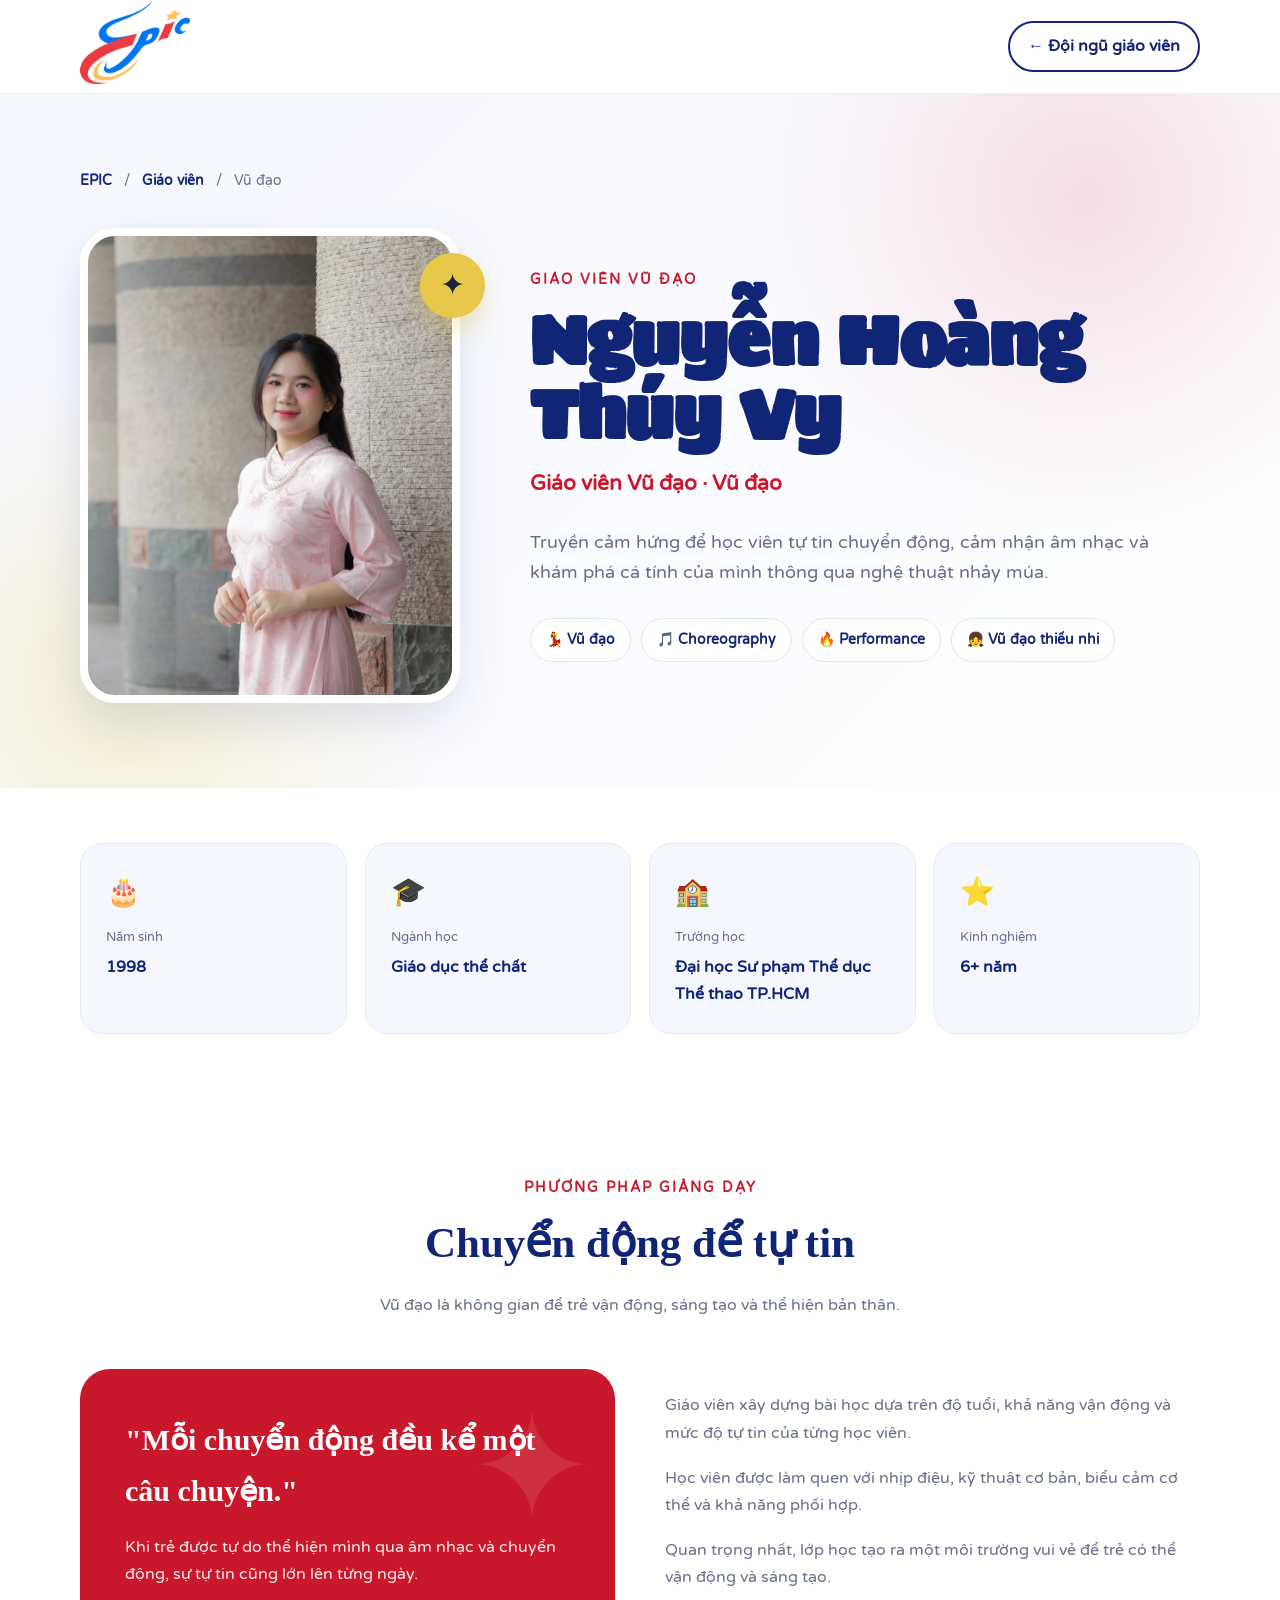
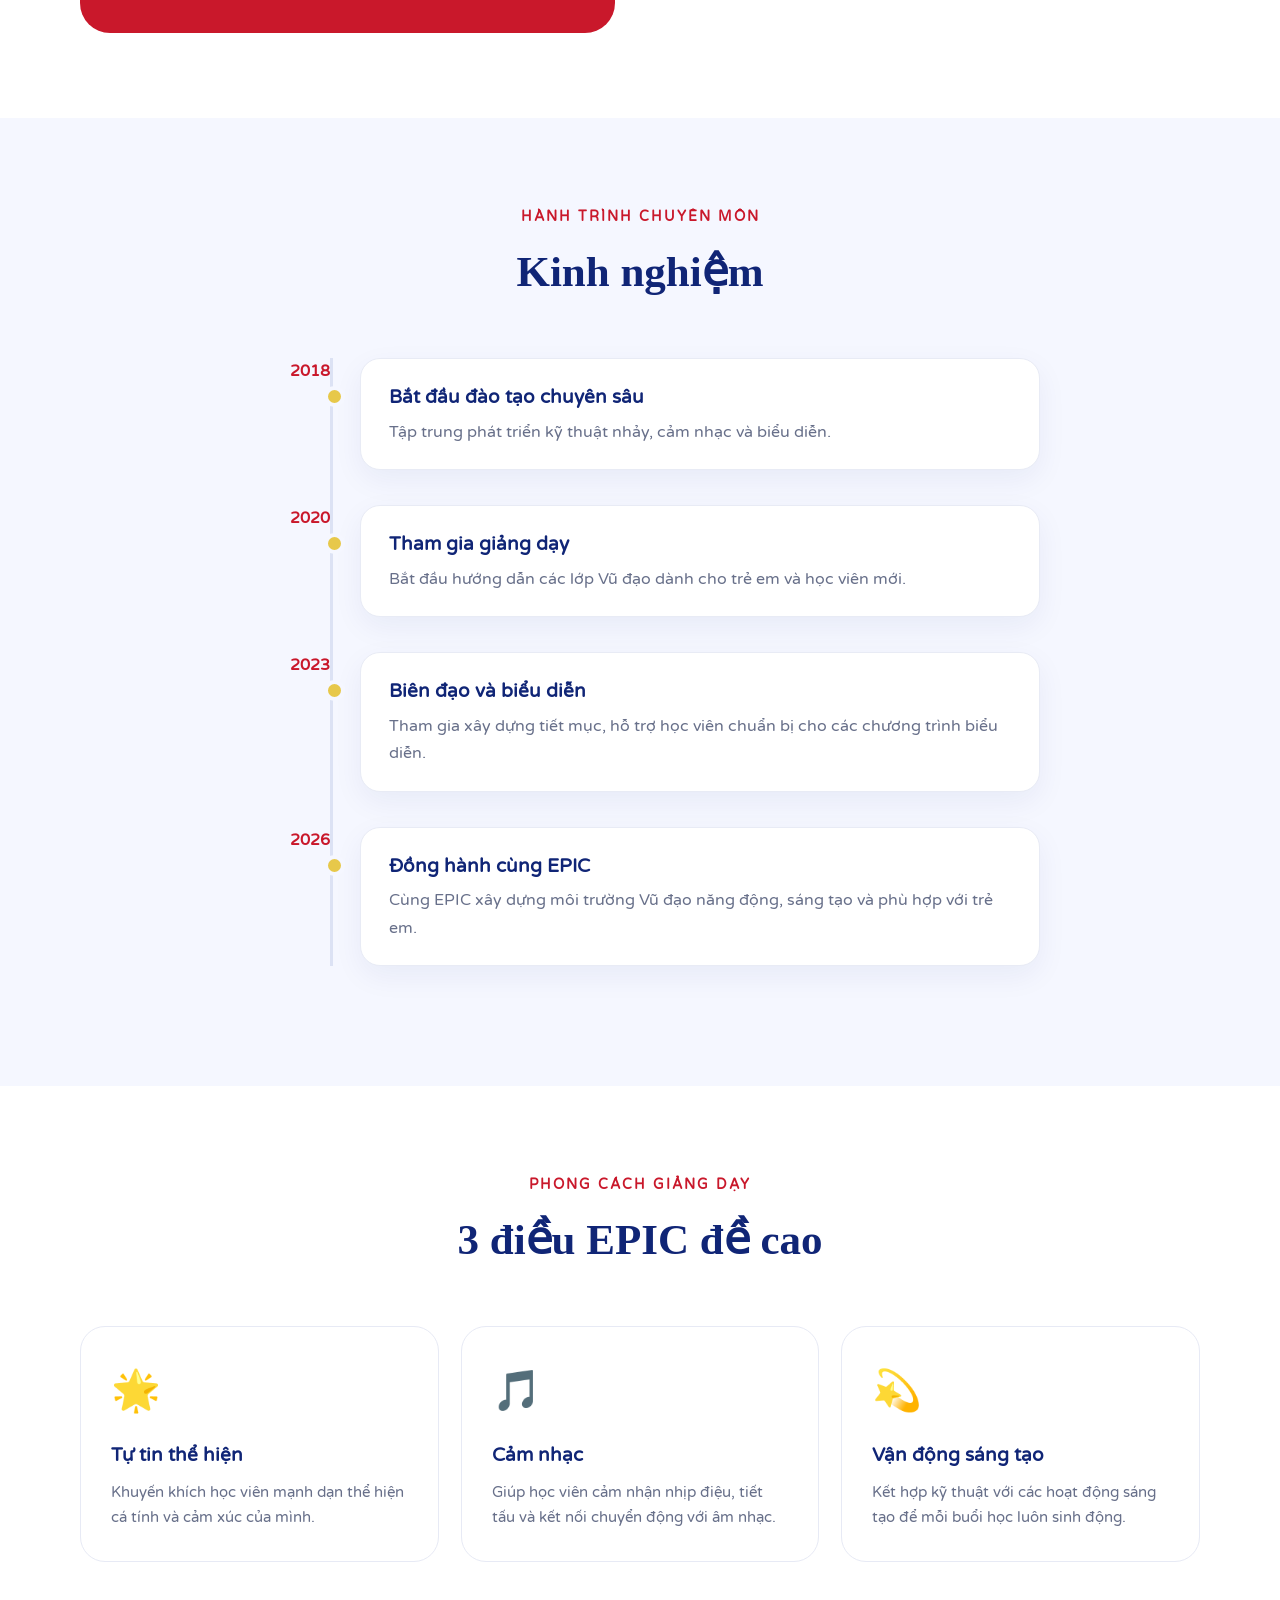
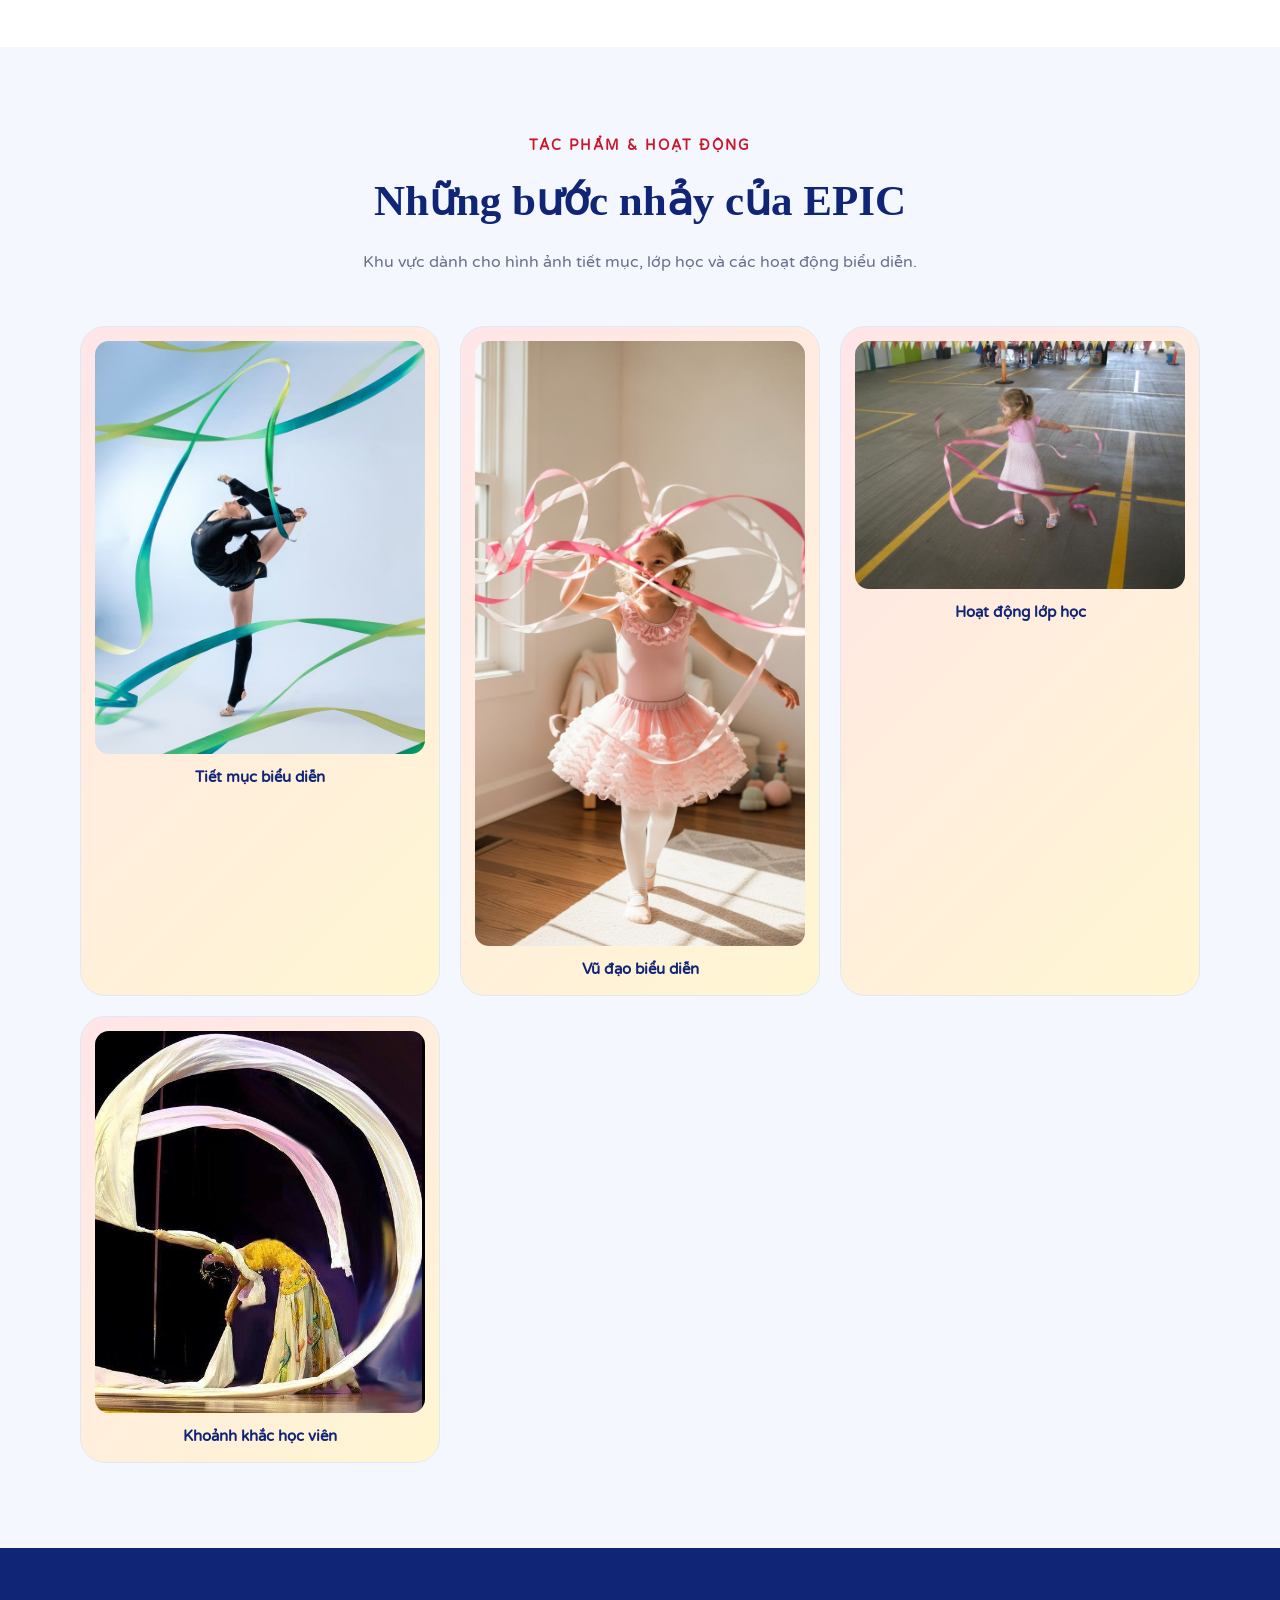
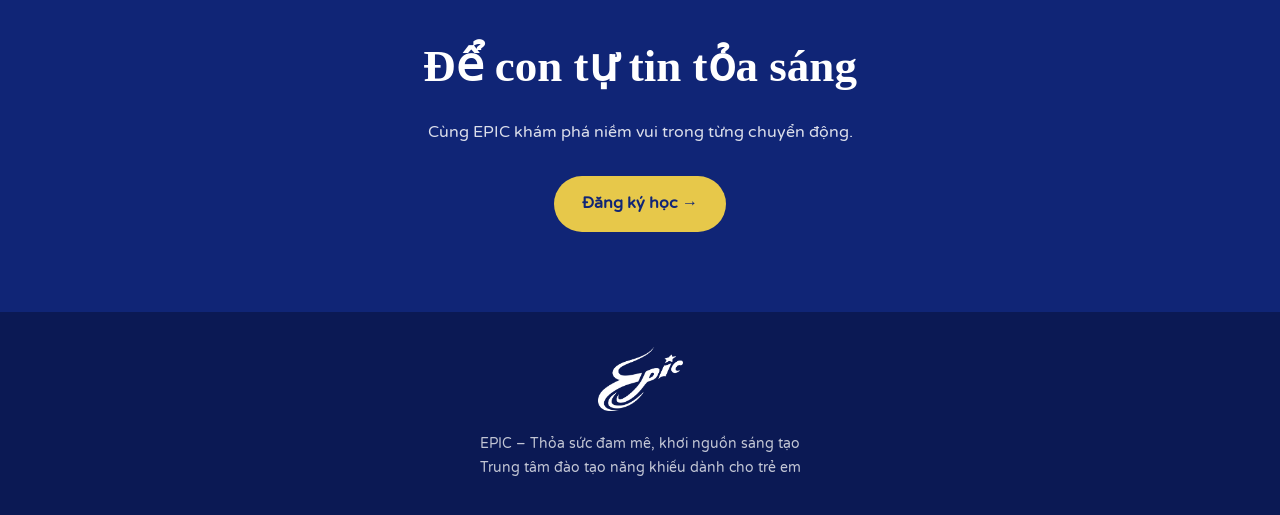
<file: giao-vien/dance/nguyen-khanh-linh.html>
<!DOCTYPE html>
<html lang="vi">
<head>
  <meta charset="UTF-8">
  <meta name="viewport" content="width=device-width, initial-scale=1.0">

  <title>Nguyễn Hoàng Thúy Vy – Giáo viên Vũ đạo | EPIC</title>

  <link rel="preconnect" href="https://fonts.googleapis.com">
  <link rel="preconnect" href="https://fonts.gstatic.com" crossorigin>

  <link href="https://fonts.googleapis.com/css2?family=Sigmar&family=Varela+Round&display=swap" rel="stylesheet">

  <style>
    :root {
      --navy: #102576;
      --red: #c9182b;
      --gold: #e7c84a;
      --light: #f5f7ff;
      --text: #20243a;
      --muted: #68708a;
      --white: #ffffff;
      --shadow: 0 18px 50px rgba(16, 37, 118, .12);
    }

    * {
      box-sizing: border-box;
      margin: 0;
      padding: 0;
    }

    html {
      scroll-behavior: smooth;
    }

    body {
      font-family: "Varela Round", sans-serif;
      color: var(--text);
      background: white;
      line-height: 1.7;
    }

    a {
      color: inherit;
      text-decoration: none;
    }

    .container {
      width: min(1120px, calc(100% - 40px));
      margin: auto;
    }

    /* HEADER */
    header {
      position: sticky;
      top: 0;
      z-index: 100;
      background: rgba(255,255,255,.95);
      backdrop-filter: blur(12px);
      border-bottom: 1px solid #edf0f7;
    }

    .nav {
      min-height: 82px;
      display: flex;
      align-items: center;
      justify-content: space-between;
    }

    .logo img {
      width: 110px;
    }

    .back-home {
      color: var(--navy);
      font-weight: bold;
      padding: 10px 18px;
      border: 2px solid var(--navy);
      border-radius: 30px;
      transition: .3s;
    }

    .back-home:hover {
      background: var(--navy);
      color: white;
      transform: translateY(-2px);
    }

    /* HERO */
    .hero {
      padding: 75px 0 85px;
      background:
        radial-gradient(circle at 85% 15%, rgba(201,24,43,.13), transparent 27%),
        radial-gradient(circle at 10% 85%, rgba(231,200,74,.23), transparent 25%),
        linear-gradient(135deg,#f5f7ff,#fff);
    }

    .breadcrumb {
      color: var(--muted);
      font-size: 14px;
      margin-bottom: 35px;
    }

    .breadcrumb a {
      color: var(--navy);
      font-weight: bold;
    }

    .hero-grid {
      display: grid;
      grid-template-columns: 380px 1fr;
      gap: 70px;
      align-items: center;
    }

    .teacher-image {
      position: relative;
    }

    .portrait {
      width: 100%;
      aspect-ratio: 4 / 5;
      border-radius: 35px;
      background: linear-gradient(145deg,#ffe0e5,#fff7d6);
      display: flex;
      align-items: center;
      justify-content: center;
      font-size: 120px;
      border: 8px solid white;
      box-shadow: var(--shadow);
      position: relative;
    }

    .portrait::after {
      content: "ẢNH GIÁO VIÊN";
      position: absolute;
      bottom: 20px;
      background: rgba(16,37,118,.9);
      color: white;
      padding: 7px 18px;
      border-radius: 30px;
      font-size: 12px;
      letter-spacing: 1px;
    }
.portrait img {
  display: block;
  width: 100%;
  height: 100%;
  object-fit: cover;
  object-position: center top;
  border-radius: 27px;
}

.portrait:has(img)::after {
  content: none;
}
    .floating-star {
      position: absolute;
      right: -25px;
      top: 25px;
      width: 65px;
      height: 65px;
      border-radius: 50%;
      background: var(--gold);
      display: grid;
      place-items: center;
      font-size: 30px;
      box-shadow: 0 12px 25px rgba(231,200,74,.35);
      animation: float 3s ease-in-out infinite;
    }

    @keyframes float {
      0%,100% {
        transform: translateY(0) rotate(-5deg);
      }

      50% {
        transform: translateY(-12px) rotate(5deg);
      }
    }

    .eyebrow {
      color: var(--red);
      font-size: 14px;
      font-weight: bold;
      letter-spacing: 2px;
      margin-bottom: 12px;
    }

    h1 {
      font-family: "Sigmar", cursive;
      color: var(--navy);
      font-size: clamp(45px,6vw,70px);
      line-height: 1.05;
      margin-bottom: 15px;
    }

    .position {
      color: var(--red);
      font-size: 21px;
      font-weight: bold;
      margin-bottom: 25px;
    }

    .intro {
      color: var(--muted);
      font-size: 18px;
      max-width: 620px;
      margin-bottom: 30px;
    }

    .tags {
      display: flex;
      flex-wrap: wrap;
      gap: 10px;
    }

    .tag {
      padding: 9px 15px;
      border-radius: 30px;
      background: white;
      color: var(--navy);
      border: 1px solid #dfe4f5;
      font-size: 14px;
      font-weight: bold;
    }

    /* INFO */
    .quick-info {
      padding: 55px 0;
    }

    .info-grid {
      display: grid;
      grid-template-columns: repeat(4,1fr);
      gap: 18px;
    }

    .info-card {
      background: var(--light);
      padding: 25px;
      border-radius: 22px;
      border: 1px solid #e7eaf5;
    }

    .info-icon {
      font-size: 28px;
      margin-bottom: 10px;
    }

    .info-card small {
      color: var(--muted);
      display: block;
      margin-bottom: 5px;
    }

    .info-card strong {
      color: var(--navy);
    }

    /* SECTION */
    .section {
      padding: 85px 0;
      background: var(--light);
    }

    .section:nth-of-type(odd) {
      background: white;
    }

    .section-title {
      text-align: center;
      margin-bottom: 50px;
    }

    .section-title span {
      color: var(--red);
      font-size: 14px;
      font-weight: bold;
      letter-spacing: 2px;
    }

    .section-title h2 {
      font-family: "Coiny", cursive;
      color: var(--navy);
      font-size: 43px;
      margin-top: 5px;
    }

    .section-title p {
      max-width: 650px;
      margin: 12px auto 0;
      color: var(--muted);
    }

    /* PHILOSOPHY */
    .philosophy {
      display: grid;
      grid-template-columns: 1fr 1fr;
      gap: 50px;
      align-items: center;
    }

    .quote-box {
      background: var(--red);
      color: white;
      padding: 45px;
      border-radius: 30px;
      position: relative;
      overflow: hidden;
    }

    .quote-box::before {
      content: "✦";
      position: absolute;
      right: 20px;
      top: -25px;
      font-size: 150px;
      opacity: .1;
    }

    .quote-box h3 {
      font-family: "Coiny", cursive;
      font-size: 30px;
      margin-bottom: 18px;
    }

    .quote-box p {
      opacity: .9;
    }

    .philosophy-text p {
      color: var(--muted);
      margin-bottom: 18px;
    }

    /* TIMELINE */
    .timeline {
      max-width: 800px;
      margin: auto;
      position: relative;
    }

    .timeline::before {
      content: "";
      position: absolute;
      left: 90px;
      top: 0;
      bottom: 0;
      width: 3px;
      background: #dce2f4;
    }

    .timeline-item {
      display: grid;
      grid-template-columns: 90px 1fr;
      gap: 30px;
      margin-bottom: 35px;
      position: relative;
    }

    .timeline-year {
      color: var(--red);
      font-weight: bold;
      text-align: right;
    }

    .timeline-content {
      background: white;
      padding: 23px 28px;
      border-radius: 20px;
      box-shadow: 0 10px 30px rgba(16,37,118,.06);
      border: 1px solid #e8ebf5;
      position: relative;
    }

    .timeline-content::before {
      content: "";
      width: 13px;
      height: 13px;
      border-radius: 50%;
      background: var(--gold);
      position: absolute;
      left: -37px;
      top: 27px;
      border: 4px solid var(--light);
    }

    .timeline-content h3 {
      color: var(--navy);
      margin-bottom: 5px;
    }

    .timeline-content p {
      color: var(--muted);
    }

    /* STYLE */
    .style-grid {
      display: grid;
      grid-template-columns: repeat(3,1fr);
      gap: 22px;
    }

    .style-card {
      background: white;
      padding: 30px;
      border-radius: 25px;
      border: 1px solid #e7eaf5;
      transition: .3s;
    }

    .style-card:hover {
      transform: translateY(-8px);
      box-shadow: var(--shadow);
    }

    .style-card .icon {
      font-size: 40px;
      margin-bottom: 15px;
    }

    .style-card h3 {
      color: var(--navy);
      margin-bottom: 8px;
    }

    .style-card p {
      color: var(--muted);
      font-size: 15px;
    }

    /* PORTFOLIO */
    .portfolio-grid {
      display: grid;
      grid-template-columns: repeat(3,1fr);
      gap: 20px;
    }

    .work {
      aspect-ratio: 1 / 1;
      border-radius: 25px;
      background: linear-gradient(135deg,#ffe5e8,#fff6d2);
      display: flex;
      flex-direction: column;
      align-items: center;
      justify-content: center;
      text-align: center;
      font-size: 55px;
      border: 1px solid #e4e7f1;
      transition: .3s;
      cursor: pointer;
    }

    .work:hover {
      transform: scale(1.025);
      box-shadow: var(--shadow);
    }

    .work span {
      display: block;
      font-size: 14px;
      color: var(--navy);
      margin-top: 8px;
      font-weight: bold;
    }
/* Ảnh trong mục TÁC PHẨM & HOẠT ĐỘNG */
.portfolio-grid .work {
  aspect-ratio: auto;
  display: flex;
  flex-direction: column;
  align-items: stretch;
  justify-content: flex-start;
  padding: 14px;
  min-width: 0;
  font-size: initial;
}

.portfolio-grid .work img {
  display: block;
  width: 100%;
  height: auto;
  max-width: 100%;
  object-fit: contain;
  border-radius: 14px;
}

.portfolio-grid .work span {
  display: block;
  margin-top: 12px;
  font-size: 15px;
  line-height: 1.5;
  color: var(--navy);
  text-align: center;
}
    /* CTA */
    .cta {
      padding: 80px 0;
      background: var(--navy);
      color: white;
      text-align: center;
    }

    .cta h2 {
      font-family: "Coiny", cursive;
      font-size: 45px;
      margin-bottom: 15px;
    }

    .cta p {
      opacity: .85;
      margin-bottom: 30px;
    }

    .cta-btn {
      display: inline-block;
      background: var(--gold);
      color: var(--navy);
      padding: 14px 28px;
      border-radius: 40px;
      font-weight: bold;
      transition: .3s;
    }

    .cta-btn:hover {
      transform: translateY(-4px);
      box-shadow: 0 12px 25px rgba(0,0,0,.2);
    }

    /* FOOTER */
    footer {
      padding: 35px 0;
      background: #0b1954;
      color: white;
      text-align: center;
    }

    footer img {
      width: 85px;
      margin: 0 auto 12px;
      filter: brightness(0) invert(1);
    }

    footer p {
      font-size: 14px;
      opacity: .75;
    }

    /* RESPONSIVE */
    @media(max-width:850px) {
      .hero-grid,
      .philosophy {
        grid-template-columns: 1fr;
      }

      .teacher-image {
        max-width: 380px;
        margin: auto;
      }

      .info-grid {
        grid-template-columns: repeat(2,1fr);
      }

      .style-grid,
      .portfolio-grid {
        grid-template-columns: 1fr 1fr;
      }
    }

    @media(max-width:550px) {
      .container {
        width: min(100% - 28px,1120px);
      }

      .logo img {
        width: 90px;
      }

      .back-home {
        font-size: 13px;
        padding: 8px 12px;
      }

      .hero {
        padding: 45px 0 60px;
      }

      .info-grid,
      .style-grid,
      .portfolio-grid {
        grid-template-columns: 1fr;
      }

      .section {
        padding: 60px 0;
      }

      .section-title h2 {
        font-size: 34px;
      }

      .timeline::before {
        left: 60px;
      }

      .timeline-item {
        grid-template-columns: 60px 1fr;
        gap: 20px;
      }

      .timeline-content::before {
        left: -29px;
      }
    }
  </style>
</head>

<body>

<header>
  <div class="container nav">
    <a href="../../index.html" class="logo">
      <img src="../../assets/logo1A.png" alt="EPIC">
    </a>

    <a href="../../index.html#giao-vien" class="back-home">
      ← Đội ngũ giáo viên
    </a>
  </div>
</header>

<main>

  <!-- HERO -->
  <section class="hero">
    <div class="container">
      <div class="breadcrumb">
        <a href="../../index.html">EPIC</a>
        &nbsp; / &nbsp;
        <a href="../../index.html#giao-vien">Giáo viên</a>
        &nbsp; / &nbsp;
        Vũ đạo
      </div>

      <div class="hero-grid">
        <div class="teacher-image">
         <div class="portrait">
  <img
    src="../../assets/Cúc.jpg"
    alt="Cô Vy - Giáo viên Vũ đạo"
  >
</div>

          <div class="floating-star">
            ✦
          </div>
        </div>

        <div>
          <div class="eyebrow">
            GIÁO VIÊN VŨ ĐẠO
          </div>

          <h1>
            Nguyễn Hoàng Thúy Vy
          </h1>

          <div class="position">
            Giáo viên Vũ đạo · Vũ đạo
          </div>

          <p class="intro">
            Truyền cảm hứng để học viên tự tin chuyển động,
            cảm nhận âm nhạc và khám phá cá tính của mình
            thông qua nghệ thuật nhảy múa.
          </p>

          <div class="tags">
            <span class="tag">💃 Vũ đạo</span>
            <span class="tag">🎵 Choreography</span>
            <span class="tag">🔥 Performance</span>
            <span class="tag">👧 Vũ đạo thiếu nhi</span>
          </div>
        </div>
      </div>
    </div>
  </section>

  <!-- QUICK INFO -->
  <section class="quick-info">
    <div class="container">
      <div class="info-grid">
        <div class="info-card">
          <div class="info-icon">🎂</div>
          <small>Năm sinh</small>
          <strong>1998</strong>
        </div>

        <div class="info-card">
          <div class="info-icon">🎓</div>
          <small>Ngành học</small>
          <strong>Giáo dục thể chất</strong>
        </div>

        <div class="info-card">
          <div class="info-icon">🏫</div>
          <small>Trường học</small>
          <strong>Đại học Sư phạm Thể dục Thể thao TP.HCM</strong>
        </div>

        <div class="info-card">
          <div class="info-icon">⭐</div>
          <small>Kinh nghiệm</small>
          <strong>6+ năm</strong>
        </div>
      </div>
    </div>
  </section>

  <!-- PHILOSOPHY -->
  <section class="section">
    <div class="container">
      <div class="section-title">
        <span>PHƯƠNG PHÁP GIẢNG DẠY</span>
        <h2>Chuyển động để tự tin</h2>
        <p>
          Vũ đạo là không gian để trẻ vận động,
          sáng tạo và thể hiện bản thân.
        </p>
      </div>

      <div class="philosophy">
        <div class="quote-box">
          <h3>
            "Mỗi chuyển động đều kể một câu chuyện."
          </h3>

          <p>
            Khi trẻ được tự do thể hiện mình qua âm nhạc
            và chuyển động, sự tự tin cũng lớn lên từng ngày.
          </p>
        </div>

        <div class="philosophy-text">
          <p>
            Giáo viên xây dựng bài học dựa trên độ tuổi,
            khả năng vận động và mức độ tự tin của từng học viên.
          </p>

          <p>
            Học viên được làm quen với nhịp điệu,
            kỹ thuật cơ bản, biểu cảm cơ thể và khả năng phối hợp.
          </p>

          <p>
            Quan trọng nhất, lớp học tạo ra một môi trường
            vui vẻ để trẻ có thể vận động và sáng tạo.
          </p>
        </div>
      </div>
    </div>
  </section>

  <!-- TIMELINE -->
  <section class="section">
    <div class="container">
      <div class="section-title">
        <span>HÀNH TRÌNH CHUYÊN MÔN</span>
        <h2>Kinh nghiệm</h2>
      </div>

      <div class="timeline">
        <div class="timeline-item">
          <div class="timeline-year">2018</div>

          <div class="timeline-content">
            <h3>Bắt đầu đào tạo chuyên sâu</h3>
            <p>
              Tập trung phát triển kỹ thuật nhảy,
              cảm nhạc và biểu diễn.
            </p>
          </div>
        </div>

        <div class="timeline-item">
          <div class="timeline-year">2020</div>

          <div class="timeline-content">
            <h3>Tham gia giảng dạy</h3>
            <p>
              Bắt đầu hướng dẫn các lớp Vũ đạo dành cho
              trẻ em và học viên mới.
            </p>
          </div>
        </div>

        <div class="timeline-item">
          <div class="timeline-year">2023</div>

          <div class="timeline-content">
            <h3>Biên đạo và biểu diễn</h3>
            <p>
              Tham gia xây dựng tiết mục,
              hỗ trợ học viên chuẩn bị cho các chương trình biểu diễn.
            </p>
          </div>
        </div>

        <div class="timeline-item">
          <div class="timeline-year">2026</div>

          <div class="timeline-content">
            <h3>Đồng hành cùng EPIC</h3>
            <p>
              Cùng EPIC xây dựng môi trường Vũ đạo
              năng động, sáng tạo và phù hợp với trẻ em.
            </p>
          </div>
        </div>
      </div>
    </div>
  </section>

  <!-- STYLE -->
  <section class="section">
    <div class="container">
      <div class="section-title">
        <span>PHONG CÁCH GIẢNG DẠY</span>
        <h2>3 điều EPIC đề cao</h2>
      </div>

      <div class="style-grid">
        <div class="style-card">
          <div class="icon">🌟</div>
          <h3>Tự tin thể hiện</h3>
          <p>
            Khuyến khích học viên mạnh dạn thể hiện
            cá tính và cảm xúc của mình.
          </p>
        </div>

        <div class="style-card">
          <div class="icon">🎵</div>
          <h3>Cảm nhạc</h3>
          <p>
            Giúp học viên cảm nhận nhịp điệu,
            tiết tấu và kết nối chuyển động với âm nhạc.
          </p>
        </div>

        <div class="style-card">
          <div class="icon">💫</div>
          <h3>Vận động sáng tạo</h3>
          <p>
            Kết hợp kỹ thuật với các hoạt động sáng tạo
            để mỗi buổi học luôn sinh động.
          </p>
        </div>
      </div>
    </div>
  </section>

  <!-- PORTFOLIO -->
  <section class="section">
    <div class="container">
      <div class="section-title">
        <span>TÁC PHẨM & HOẠT ĐỘNG</span>
        <h2>Những bước nhảy của EPIC</h2>
        <p>
          Khu vực dành cho hình ảnh tiết mục,
          lớp học và các hoạt động biểu diễn.
        </p>
      </div>

      <div class="portfolio-grid">

  <div class="work">
    <img src="../../assets/images/co-thuy-vy/vudao01.jpg"
         alt="Tiết mục biểu diễn" loading="lazy">
    <span>Tiết mục biểu diễn</span>
  </div>

  <div class="work">
    <img src="../../assets/images/co-thuy-vy/vudao02.jpg"
         alt="Vũ đạo biểu diễn" loading="lazy">
    <span>Vũ đạo biểu diễn</span>
  </div>

  <div class="work">
    <img src="../../assets/images/co-thuy-vy/vudao03.jpg"
         alt="Hoạt động lớp học" loading="lazy">
    <span>Hoạt động lớp học</span>
  </div>

  <div class="work">
    <img src="../../assets/images/co-thuy-vy/vudao04.jpg"
         alt="Khoảnh khắc học viên" loading="lazy">
    <span>Khoảnh khắc học viên</span>
  </div>

</div>
    </div>
  </section>

  <!-- CTA -->
  <section class="cta">
    <div class="container">
      <h2>Để con tự tin tỏa sáng</h2>

      <p>
        Cùng EPIC khám phá niềm vui trong từng chuyển động.
      </p>

      <a href="../../index.html#dang-ky" class="cta-btn">
        Đăng ký học →
      </a>
    </div>
  </section>

</main>

<footer>
  <img src="../../assets/logo1A.png" alt="EPIC">

  <p>
    EPIC – Thỏa sức đam mê, khơi nguồn sáng tạo
  </p>

  <p>
    Trung tâm đào tạo năng khiếu dành cho trẻ em
  </p>
</footer>

</body>
</html>
</file>
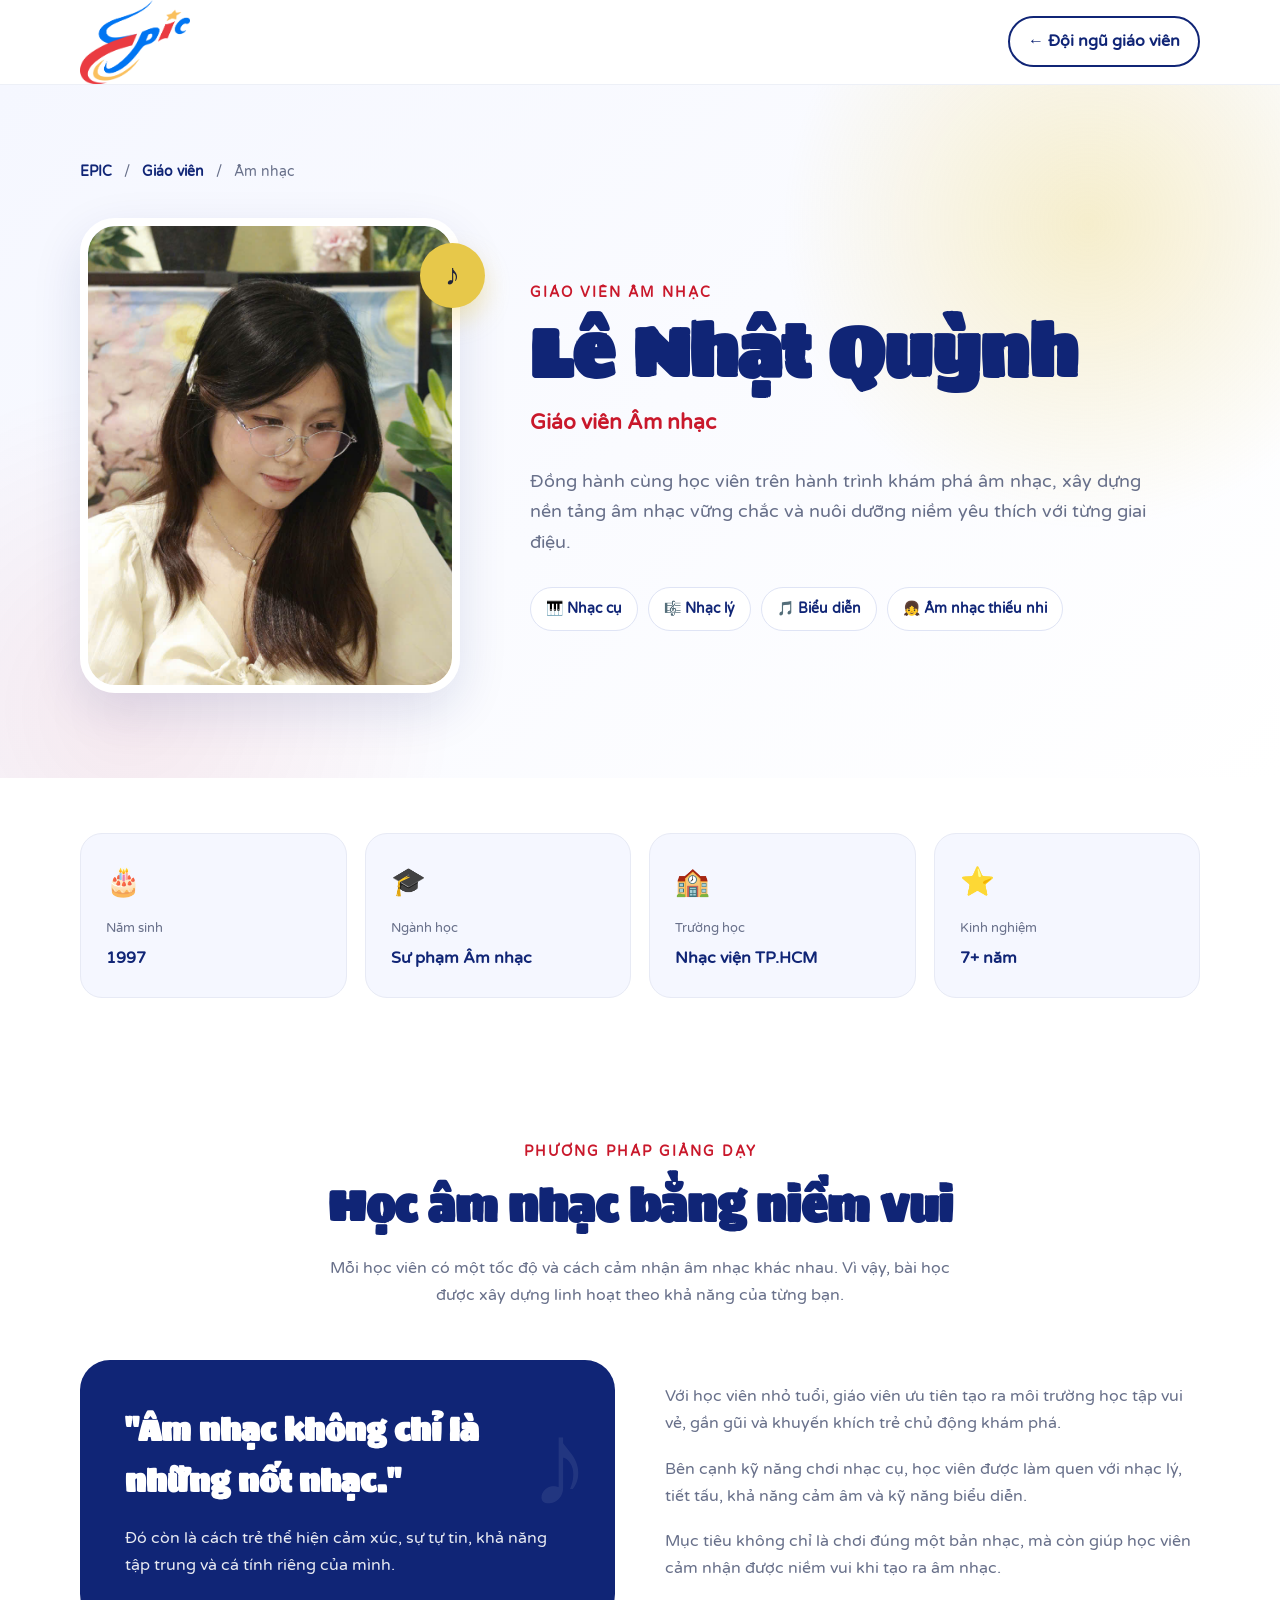
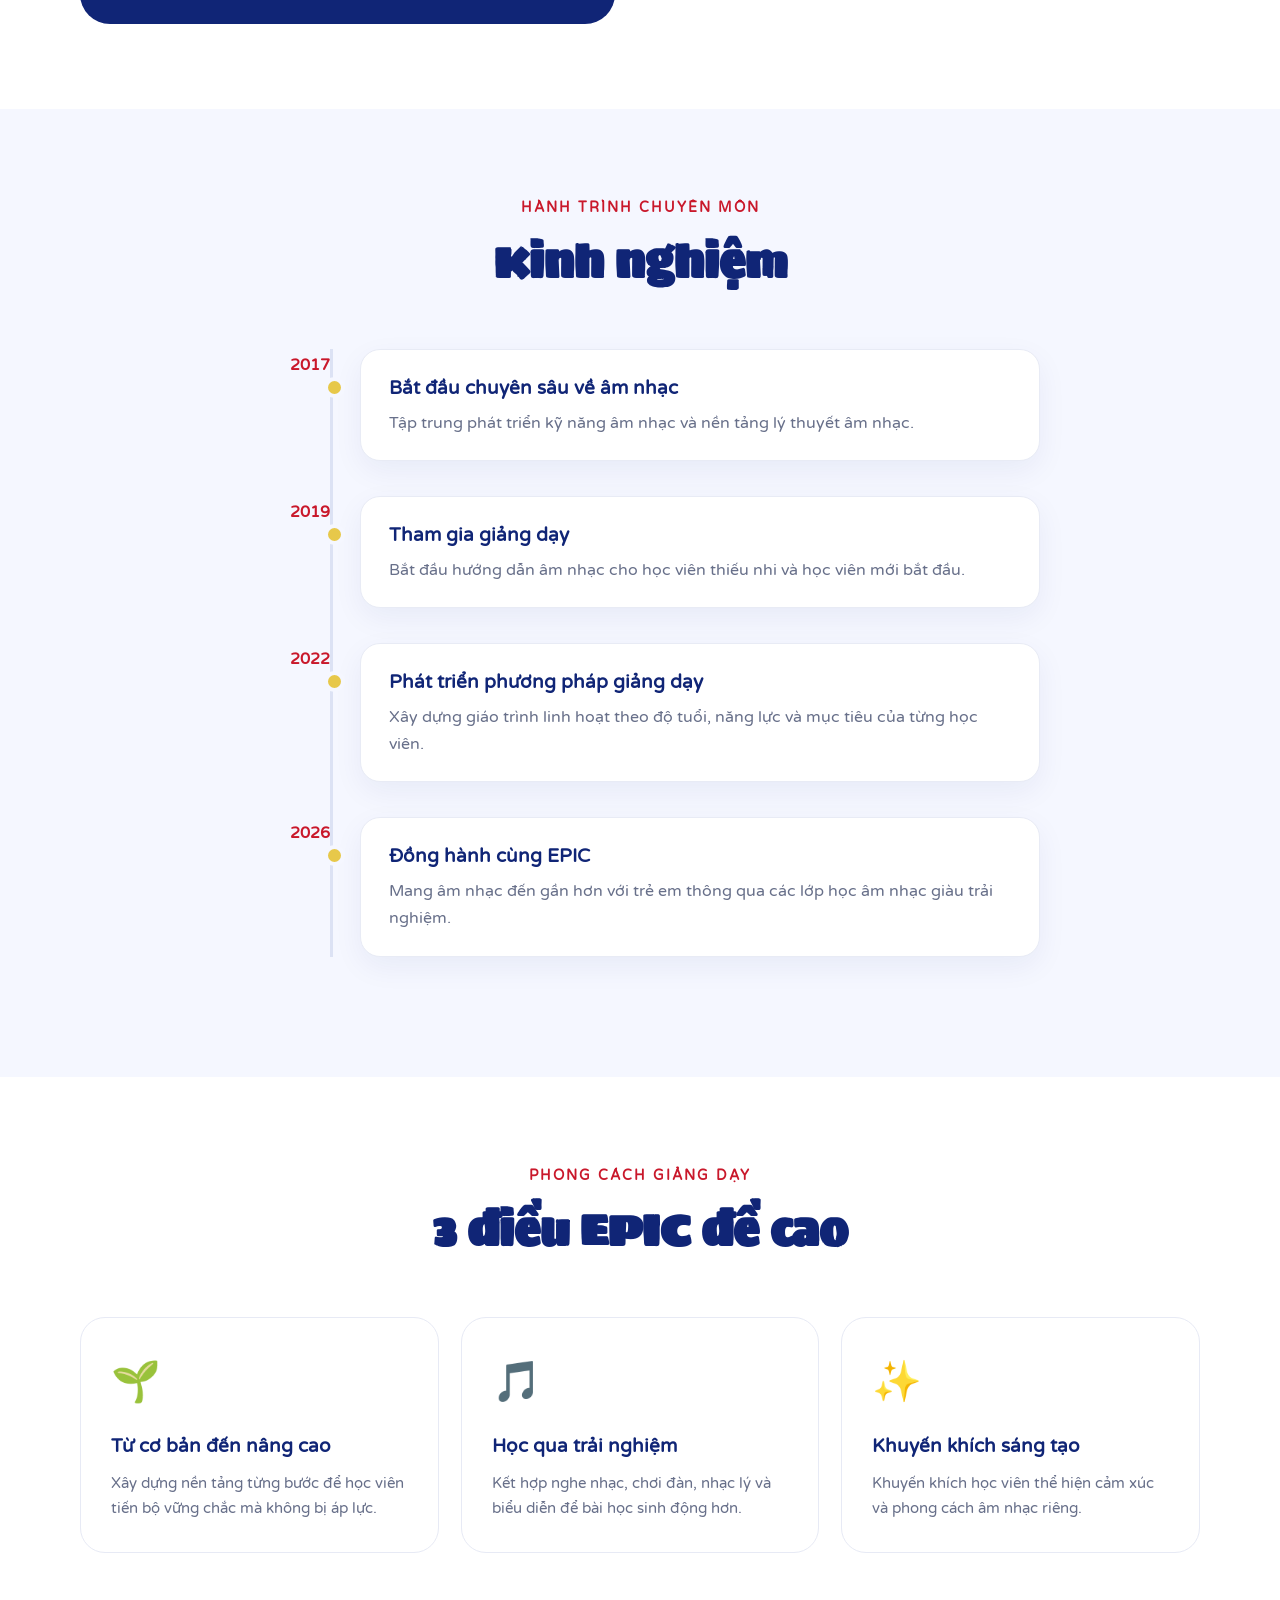
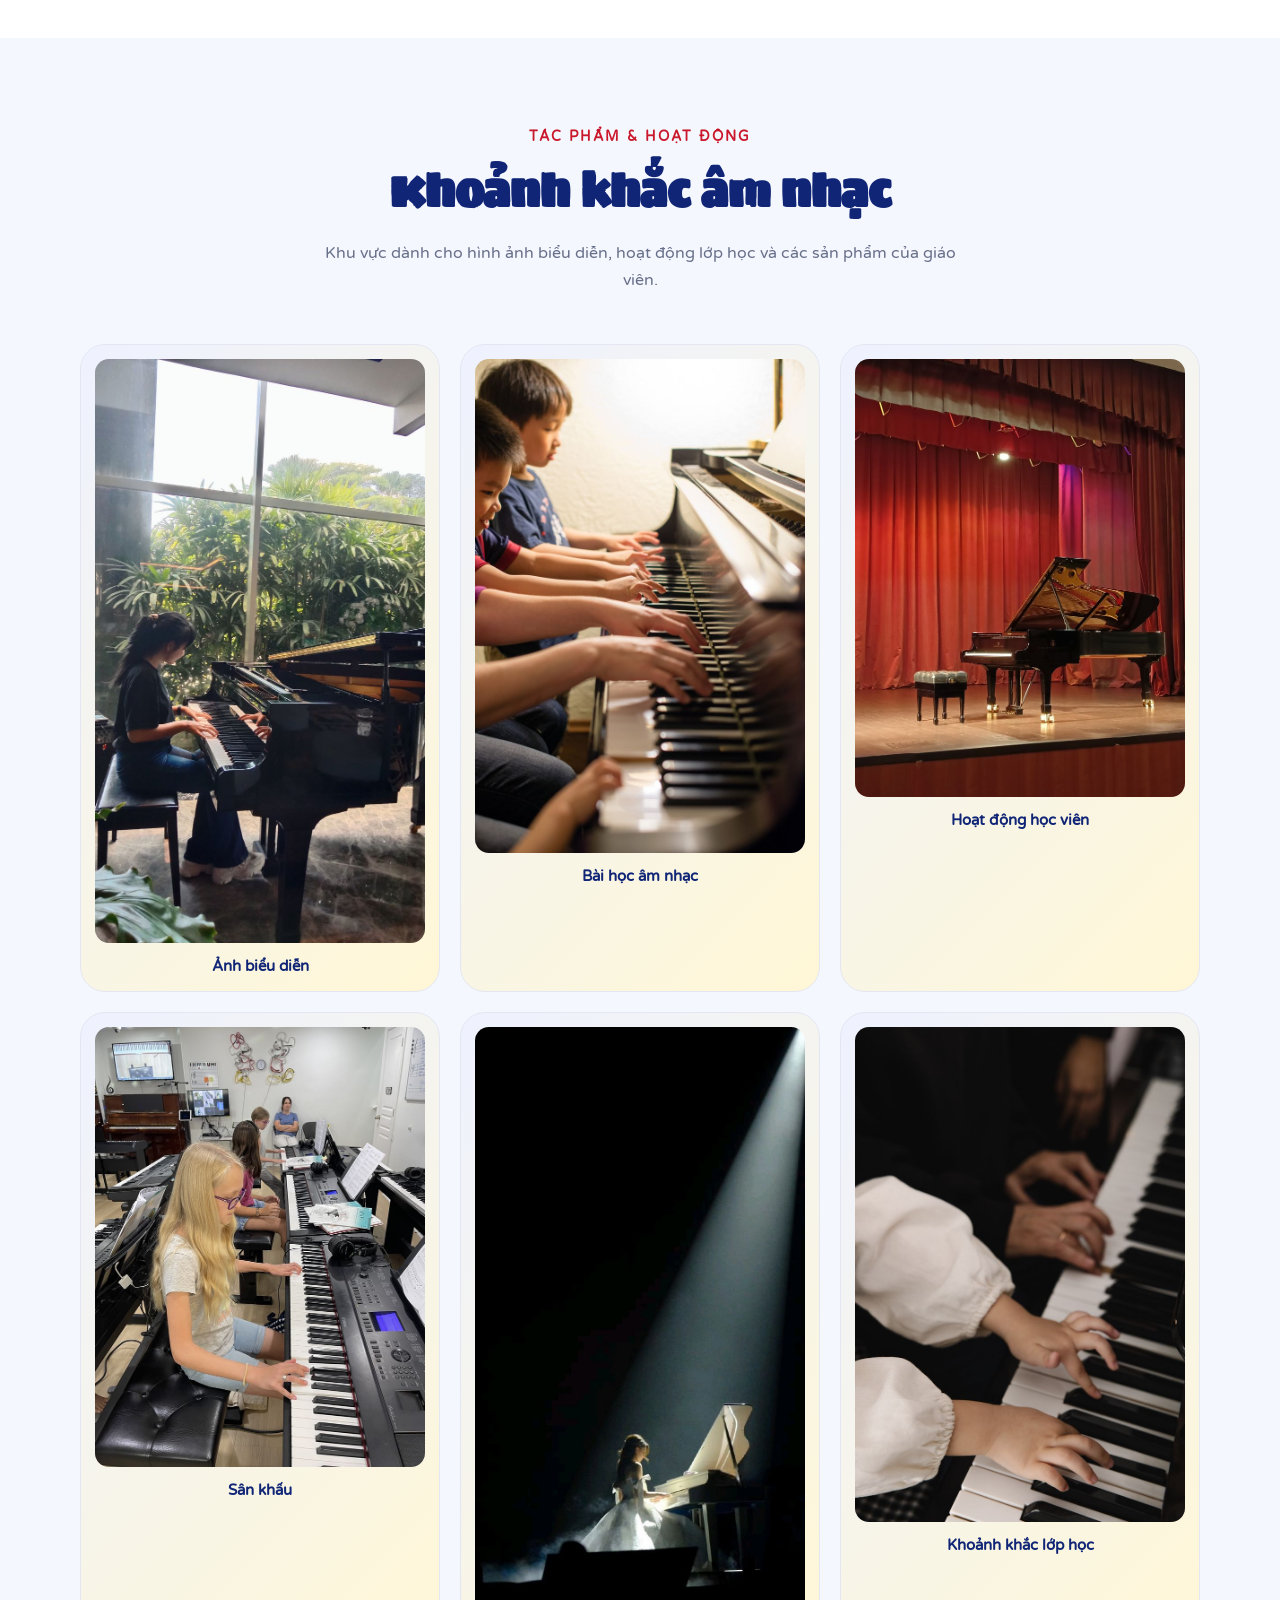
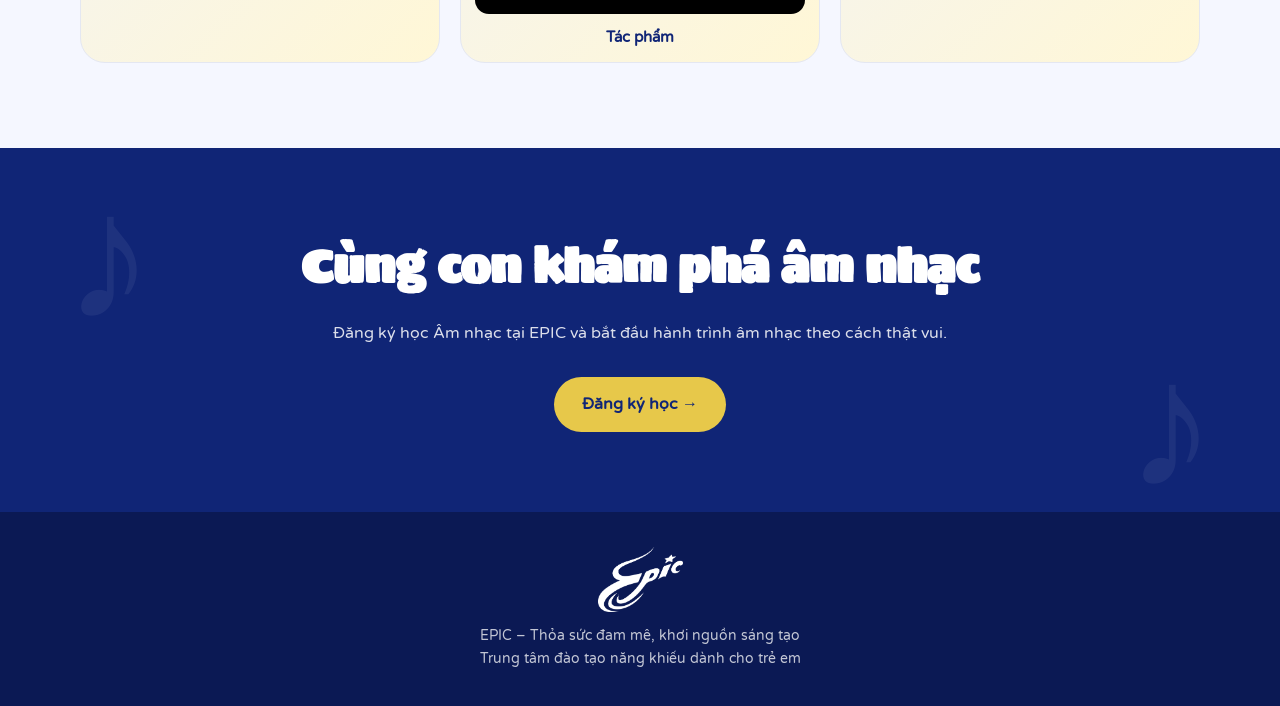
<file: giao-vien/piano/le-hoang-yen.html>
<!DOCTYPE html>
<html lang="vi">
<head>
  <meta charset="UTF-8">
  <meta name="viewport" content="width=device-width, initial-scale=1.0">

  <title>Lê Nhật Quỳnh – Giáo viên Âm nhạc | EPIC</title>

  <link rel="preconnect" href="https://fonts.googleapis.com">
  <link rel="preconnect" href="https://fonts.gstatic.com" crossorigin>

  <link href="https://fonts.googleapis.com/css2?family=Sigmar&family=Varela+Round&display=swap" rel="stylesheet">

  <style>
    :root {
      --navy: #102576;
      --red: #c9182b;
      --gold: #e7c84a;
      --cream: #fffaf0;
      --light: #f5f7ff;
      --text: #20243a;
      --muted: #68708a;
      --white: #ffffff;
      --shadow: 0 18px 50px rgba(16, 37, 118, .12);
    }

    * {
      box-sizing: border-box;
      margin: 0;
      padding: 0;
    }

    html {
      scroll-behavior: smooth;
    }

    body {
      font-family: "Varela Round", sans-serif;
      color: var(--text);
      background: var(--white);
      line-height: 1.7;
    }

    a {
      color: inherit;
      text-decoration: none;
    }

    img {
      max-width: 100%;
      display: block;
    }

    .container {
      width: min(1120px, calc(100% - 40px));
      margin: auto;
    }

    /* HEADER */

    header {
      position: sticky;
      top: 0;
      z-index: 100;
      background: rgba(255,255,255,.95);
      backdrop-filter: blur(12px);
      border-bottom: 1px solid #edf0f7;
    }

    .nav {
      min-height: 82px;
      display: flex;
      align-items: center;
      justify-content: space-between;
      gap: 30px;
    }

    .logo img {
      width: 110px;
    }

    .back-home {
      color: var(--navy);
      font-weight: bold;
      padding: 10px 18px;
      border: 2px solid var(--navy);
      border-radius: 30px;
      transition: .3s;
    }

    .back-home:hover {
      background: var(--navy);
      color: white;
      transform: translateY(-2px);
    }

    /* HERO */

    .hero {
      background:
        radial-gradient(circle at 85% 20%, rgba(231,200,74,.28), transparent 25%),
        radial-gradient(circle at 10% 90%, rgba(201,24,43,.08), transparent 25%),
        linear-gradient(135deg, #f5f7ff, #fff);
      padding: 75px 0 85px;
      overflow: hidden;
    }

    .breadcrumb {
      color: var(--muted);
      font-size: 14px;
      margin-bottom: 35px;
    }

    .breadcrumb a {
      color: var(--navy);
      font-weight: bold;
    }

    .hero-grid {
      display: grid;
      grid-template-columns: 380px 1fr;
      gap: 70px;
      align-items: center;
    }

    .teacher-image {
      position: relative;
    }

    .portrait {
      width: 100%;
      aspect-ratio: 4 / 5;
      border-radius: 35px;
      background:
        linear-gradient(145deg, #dce5ff, #fff7d6);
      display: flex;
      align-items: center;
      justify-content: center;
      font-size: 120px;
      box-shadow: var(--shadow);
      border: 8px solid white;
      position: relative;
      overflow: hidden;
    }

    .portrait::after {
      content: "ẢNH GIÁO VIÊN";
      position: absolute;
      bottom: 20px;
      background: rgba(16,37,118,.9);
      color: white;
      padding: 7px 18px;
      border-radius: 30px;
      font-size: 12px;
      letter-spacing: 1px;
    }
.portrait img {
  display: block;
  width: 100%;
  height: 100%;
  object-fit: cover;
  object-position: center 25%;
  border-radius: 27px;
}

.portrait:has(img)::after {
  content: none;
}
    .floating-note {
      position: absolute;
      right: -25px;
      top: 25px;
      width: 65px;
      height: 65px;
      border-radius: 50%;
      background: var(--gold);
      display: grid;
      place-items: center;
      font-size: 30px;
      box-shadow: 0 12px 25px rgba(231,200,74,.35);
      animation: float 3s ease-in-out infinite;
    }

    @keyframes float {
      0%,100% { transform: translateY(0) rotate(-5deg); }
      50% { transform: translateY(-12px) rotate(5deg); }
    }

    .eyebrow {
      color: var(--red);
      font-size: 14px;
      font-weight: bold;
      letter-spacing: 2px;
      margin-bottom: 12px;
    }

    h1 {
      font-family: "Sigmar", cursive;
      color: var(--navy);
      font-size: clamp(45px, 6vw, 70px);
      line-height: 1.05;
      margin-bottom: 15px;
    }

    .position {
      font-size: 21px;
      color: var(--red);
      font-weight: bold;
      margin-bottom: 25px;
    }

    .intro {
      font-size: 18px;
      color: var(--muted);
      max-width: 620px;
      margin-bottom: 30px;
    }

    .tags {
      display: flex;
      flex-wrap: wrap;
      gap: 10px;
    }

    .tag {
      padding: 9px 15px;
      border-radius: 30px;
      background: white;
      color: var(--navy);
      border: 1px solid #dfe4f5;
      font-size: 14px;
      font-weight: bold;
    }

    /* INFO */

    .quick-info {
      padding: 55px 0;
      background: white;
    }

    .info-grid {
      display: grid;
      grid-template-columns: repeat(4,1fr);
      gap: 18px;
    }

    .info-card {
      background: var(--light);
      padding: 25px;
      border-radius: 22px;
      border: 1px solid #e7eaf5;
    }

    .info-icon {
      font-size: 28px;
      margin-bottom: 10px;
    }

    .info-card small {
      color: var(--muted);
      display: block;
      margin-bottom: 5px;
    }

    .info-card strong {
      color: var(--navy);
      font-size: 16px;
    }

    /* GENERAL SECTION */

    .section {
      padding: 85px 0;
    }

    .section:nth-child(even) {
      background: var(--light);
    }

    .section-title {
      text-align: center;
      margin-bottom: 50px;
    }

    .section-title span {
      color: var(--red);
      font-size: 14px;
      font-weight: bold;
      letter-spacing: 2px;
    }

    .section-title h2 {
      font-family: "Sigmar", cursive;
      font-size: 43px;
      color: var(--navy);
      margin-top: 5px;
    }

    .section-title p {
      max-width: 650px;
      margin: 12px auto 0;
      color: var(--muted);
    }

    /* PHILOSOPHY */

    .philosophy {
      display: grid;
      grid-template-columns: 1fr 1fr;
      gap: 50px;
      align-items: center;
    }

    .quote-box {
      background: var(--navy);
      color: white;
      padding: 45px;
      border-radius: 30px;
      position: relative;
      overflow: hidden;
    }

    .quote-box::before {
      content: "♪";
      position: absolute;
      right: 25px;
      top: 5px;
      font-size: 120px;
      opacity: .08;
    }

    .quote-box h3 {
      font-family: "Sigmar", cursive;
      font-size: 30px;
      margin-bottom: 18px;
    }

    .quote-box p {
      opacity: .9;
    }

    .philosophy-text p {
      color: var(--muted);
      margin-bottom: 18px;
    }

    /* TIMELINE */

    .timeline {
      max-width: 800px;
      margin: auto;
      position: relative;
    }

    .timeline::before {
      content: "";
      position: absolute;
      left: 90px;
      top: 0;
      bottom: 0;
      width: 3px;
      background: #dce2f4;
    }

    .timeline-item {
      display: grid;
      grid-template-columns: 90px 1fr;
      gap: 30px;
      margin-bottom: 35px;
      position: relative;
    }

    .timeline-year {
      color: var(--red);
      font-weight: bold;
      text-align: right;
      padding-top: 3px;
    }

    .timeline-content {
      background: white;
      padding: 23px 28px;
      border-radius: 20px;
      box-shadow: 0 10px 30px rgba(16,37,118,.06);
      border: 1px solid #e8ebf5;
      position: relative;
    }

    .timeline-content::before {
      content: "";
      width: 13px;
      height: 13px;
      border-radius: 50%;
      background: var(--gold);
      position: absolute;
      left: -37px;
      top: 27px;
      border: 4px solid var(--light);
    }

    .timeline-content h3 {
      color: var(--navy);
      margin-bottom: 5px;
    }

    .timeline-content p {
      color: var(--muted);
    }

    /* STYLE CARDS */

    .style-grid {
      display: grid;
      grid-template-columns: repeat(3,1fr);
      gap: 22px;
    }

    .style-card {
      background: white;
      padding: 30px;
      border-radius: 25px;
      border: 1px solid #e7eaf5;
      transition: .3s;
    }

    .style-card:hover {
      transform: translateY(-8px);
      box-shadow: var(--shadow);
    }

    .style-card .icon {
      font-size: 40px;
      margin-bottom: 15px;
    }

    .style-card h3 {
      color: var(--navy);
      margin-bottom: 8px;
    }

    .style-card p {
      color: var(--muted);
      font-size: 15px;
    }

    /* PORTFOLIO */

    .portfolio-grid {
      display: grid;
      grid-template-columns: repeat(3,1fr);
      gap: 20px;
    }

    .work {
      aspect-ratio: 1 / 1;
      border-radius: 25px;
      background: linear-gradient(135deg,#eef2ff,#fff7d6);
      display: flex;
      align-items: center;
      justify-content: center;
      text-align: center;
      font-size: 50px;
      border: 1px solid #e4e7f1;
      transition: .3s;
      cursor: pointer;
    }

    .work:hover {
      transform: scale(1.025);
      box-shadow: var(--shadow);
    }

    .work span {
      display: block;
      font-size: 14px;
      color: var(--navy);
      margin-top: 8px;
      font-weight: bold;
    }
/* Hiển thị ảnh âm nhạc đúng tỷ lệ gốc */
.work {
  aspect-ratio: auto;
  display: flex;
  flex-direction: column;
  align-items: stretch;
  justify-content: flex-start;
  padding: 14px;
  font-size: initial;
}

.work img {
  display: block;
  width: 100%;
  height: auto;
  object-fit: contain;
  border-radius: 14px;
}

.work span {
  display: block;
  margin-top: 12px;
  font-size: 15px;
  line-height: 1.5;
  color: var(--navy);
  text-align: center;
}
    /* CTA */

    .cta {
      padding: 80px 0;
      background: var(--navy);
      color: white;
      text-align: center;
      position: relative;
      overflow: hidden;
    }

    .cta::before,
    .cta::after {
      content: "♪";
      position: absolute;
      font-size: 180px;
      opacity: .06;
    }

    .cta::before {
      left: 5%;
      top: -40px;
    }

    .cta::after {
      right: 5%;
      bottom: -70px;
    }

    .cta h2 {
      font-family: "Sigmar", cursive;
      font-size: 45px;
      margin-bottom: 15px;
    }

    .cta p {
      opacity: .85;
      margin-bottom: 30px;
    }

    .cta-btn {
      display: inline-block;
      background: var(--gold);
      color: var(--navy);
      padding: 14px 28px;
      border-radius: 40px;
      font-weight: bold;
      transition: .3s;
    }

    .cta-btn:hover {
      transform: translateY(-4px);
      box-shadow: 0 12px 25px rgba(0,0,0,.2);
    }

    /* FOOTER */

    footer {
      padding: 35px 0;
      background: #0b1954;
      color: white;
      text-align: center;
    }

    footer img {
      width: 85px;
      margin: 0 auto 12px;
      filter: brightness(0) invert(1);
    }

    footer p {
      font-size: 14px;
      opacity: .75;
    }

    /* RESPONSIVE */

    @media(max-width:850px) {
      .hero-grid,
      .philosophy {
        grid-template-columns: 1fr;
      }

      .teacher-image {
        max-width: 380px;
        margin: auto;
      }

      .info-grid {
        grid-template-columns: repeat(2,1fr);
      }

      .style-grid,
      .portfolio-grid {
        grid-template-columns: 1fr 1fr;
      }
    }

    @media(max-width:550px) {
      .container {
        width: min(100% - 28px,1120px);
      }

      .nav {
        min-height: 70px;
      }

      .logo img {
        width: 90px;
      }

      .back-home {
        font-size: 13px;
        padding: 8px 12px;
      }

      .hero {
        padding: 45px 0 60px;
      }

      .info-grid,
      .style-grid,
      .portfolio-grid {
        grid-template-columns: 1fr;
      }

      .section {
        padding: 60px 0;
      }

      .section-title h2 {
        font-size: 34px;
      }

      .timeline::before {
        left: 60px;
      }

      .timeline-item {
        grid-template-columns: 60px 1fr;
        gap: 20px;
      }

      .timeline-content::before {
        left: -29px;
      }

      .timeline-year {
        font-size: 13px;
      }
    }
  </style>
</head>

<body>

<header>
  <div class="container nav">

    <a href="../../index.html" class="logo">
      <img src="../../assets/logo1A.png" alt="EPIC">
    </a>

    <a href="../../index.html#giao-vien" class="back-home">
      ← Đội ngũ giáo viên
    </a>

  </div>
</header>

<main>

  <!-- HERO -->

  <section class="hero">

    <div class="container">

      <div class="breadcrumb">
        <a href="../../index.html">EPIC</a>
        &nbsp; / &nbsp;
        <a href="../../index.html#giao-vien">Giáo viên</a>
        &nbsp; / &nbsp;
        Âm nhạc
      </div>

      <div class="hero-grid">

        <div class="teacher-image">

         <div class="portrait">
  <img
    src="../../assets/Quỳnh.jpg"
    alt="Cô Quỳnh - Giáo viên Âm nhạc"
  >
</div>

          <div class="floating-note">
            ♪
          </div>

        </div>

        <div>

          <div class="eyebrow">
            GIÁO VIÊN ÂM NHẠC
          </div>

          <h1>
            Lê Nhật Quỳnh
          </h1>

          <div class="position">
            Giáo viên Âm nhạc
          </div>

          <p class="intro">
            Đồng hành cùng học viên trên hành trình khám phá âm nhạc,
            xây dựng nền tảng âm nhạc vững chắc và nuôi dưỡng niềm yêu thích
            với từng giai điệu.
          </p>

          <div class="tags">
            <span class="tag">🎹 Nhạc cụ</span>
            <span class="tag">🎼 Nhạc lý</span>
            <span class="tag">🎵 Biểu diễn</span>
            <span class="tag">👧 Âm nhạc thiếu nhi</span>
          </div>

        </div>

      </div>

    </div>

  </section>

  <!-- QUICK INFO -->

  <section class="quick-info">

    <div class="container">

      <div class="info-grid">

        <div class="info-card">
          <div class="info-icon">🎂</div>
          <small>Năm sinh</small>
          <strong>1997</strong>
        </div>

        <div class="info-card">
          <div class="info-icon">🎓</div>
          <small>Ngành học</small>
          <strong>Sư phạm Âm nhạc</strong>
        </div>

        <div class="info-card">
          <div class="info-icon">🏫</div>
          <small>Trường học</small>
          <strong>Nhạc viện TP.HCM</strong>
        </div>

        <div class="info-card">
          <div class="info-icon">⭐</div>
          <small>Kinh nghiệm</small>
          <strong>7+ năm</strong>
        </div>

      </div>

    </div>

  </section>

  <!-- PHILOSOPHY -->

  <section class="section">

    <div class="container">

      <div class="section-title">

        <span>PHƯƠNG PHÁP GIẢNG DẠY</span>

        <h2>Học âm nhạc bằng niềm vui</h2>

        <p>
          Mỗi học viên có một tốc độ và cách cảm nhận âm nhạc khác nhau.
          Vì vậy, bài học được xây dựng linh hoạt theo khả năng của từng bạn.
        </p>

      </div>

      <div class="philosophy">

        <div class="quote-box">

          <h3>
            "Âm nhạc không chỉ là những nốt nhạc."
          </h3>

          <p>
            Đó còn là cách trẻ thể hiện cảm xúc, sự tự tin,
            khả năng tập trung và cá tính riêng của mình.
          </p>

        </div>

        <div class="philosophy-text">

          <p>
            Với học viên nhỏ tuổi, giáo viên ưu tiên tạo ra môi trường
            học tập vui vẻ, gần gũi và khuyến khích trẻ chủ động khám phá.
          </p>

          <p>
            Bên cạnh kỹ năng chơi nhạc cụ, học viên được làm quen với nhạc lý,
            tiết tấu, khả năng cảm âm và kỹ năng biểu diễn.
          </p>

          <p>
            Mục tiêu không chỉ là chơi đúng một bản nhạc,
            mà còn giúp học viên cảm nhận được niềm vui khi tạo ra âm nhạc.
          </p>

        </div>

      </div>

    </div>

  </section>

  <!-- TIMELINE -->

  <section class="section">

    <div class="container">

      <div class="section-title">

        <span>HÀNH TRÌNH CHUYÊN MÔN</span>

        <h2>Kinh nghiệm</h2>

      </div>

      <div class="timeline">

        <div class="timeline-item">

          <div class="timeline-year">
            2017
          </div>

          <div class="timeline-content">

            <h3>Bắt đầu chuyên sâu về âm nhạc</h3>

            <p>
              Tập trung phát triển kỹ năng âm nhạc và nền tảng
              lý thuyết âm nhạc.
            </p>

          </div>

        </div>

        <div class="timeline-item">

          <div class="timeline-year">
            2019
          </div>

          <div class="timeline-content">

            <h3>Tham gia giảng dạy</h3>

            <p>
              Bắt đầu hướng dẫn âm nhạc cho học viên thiếu nhi
              và học viên mới bắt đầu.
            </p>

          </div>

        </div>

        <div class="timeline-item">

          <div class="timeline-year">
            2022
          </div>

          <div class="timeline-content">

            <h3>Phát triển phương pháp giảng dạy</h3>

            <p>
              Xây dựng giáo trình linh hoạt theo độ tuổi,
              năng lực và mục tiêu của từng học viên.
            </p>

          </div>

        </div>

        <div class="timeline-item">

          <div class="timeline-year">
            2026
          </div>

          <div class="timeline-content">

            <h3>Đồng hành cùng EPIC</h3>

            <p>
              Mang âm nhạc đến gần hơn với trẻ em thông qua
              các lớp học âm nhạc giàu trải nghiệm.
            </p>

          </div>

        </div>

      </div>

    </div>

  </section>

  <!-- TEACHING STYLE -->

  <section class="section">

    <div class="container">

      <div class="section-title">

        <span>PHONG CÁCH GIẢNG DẠY</span>

        <h2>3 điều EPIC đề cao</h2>

      </div>

      <div class="style-grid">

        <div class="style-card">

          <div class="icon">🌱</div>

          <h3>Từ cơ bản đến nâng cao</h3>

          <p>
            Xây dựng nền tảng từng bước để học viên tiến bộ
            vững chắc mà không bị áp lực.
          </p>

        </div>

        <div class="style-card">

          <div class="icon">🎵</div>

          <h3>Học qua trải nghiệm</h3>

          <p>
            Kết hợp nghe nhạc, chơi đàn, nhạc lý và biểu diễn
            để bài học sinh động hơn.
          </p>

        </div>

        <div class="style-card">

          <div class="icon">✨</div>

          <h3>Khuyến khích sáng tạo</h3>

          <p>
            Khuyến khích học viên thể hiện cảm xúc và
            phong cách âm nhạc riêng.
          </p>

        </div>

      </div>

    </div>

  </section>

  <!-- PORTFOLIO -->

  <section class="section">

    <div class="container">

      <div class="section-title">

        <span>TÁC PHẨM & HOẠT ĐỘNG</span>

        <h2>Khoảnh khắc âm nhạc</h2>

        <p>
          Khu vực dành cho hình ảnh biểu diễn, hoạt động lớp học
          và các sản phẩm của giáo viên.
        </p>

      </div>

<div class="portfolio-grid">

  <div class="work">
    <img src="../../assets/images/co-nhat-quynh/amnhac01.jpg"
         alt="Ảnh biểu diễn âm nhạc" loading="lazy">
    <span>Ảnh biểu diễn</span>
  </div>

  <div class="work">
    <img src="../../assets/images/co-nhat-quynh/amnhac02.jpg"
         alt="Bài học âm nhạc" loading="lazy">
    <span>Bài học âm nhạc</span>
  </div>

  <div class="work">
    <img src="../../assets/images/co-nhat-quynh/amnhac03.jpg"
         alt="Hoạt động học viên" loading="lazy">
    <span>Hoạt động học viên</span>
  </div>

  <div class="work">
    <img src="../../assets/images/co-nhat-quynh/amnhac04.jpg"
         alt="Sân khấu âm nhạc" loading="lazy">
    <span>Sân khấu</span>
  </div>

  <div class="work">
    <img src="../../assets/images/co-nhat-quynh/amnhac05.jpg"
         alt="Tác phẩm âm nhạc" loading="lazy">
    <span>Tác phẩm</span>
  </div>

  <div class="work">
    <img src="../../assets/images/co-nhat-quynh/amnhac06.jpg"
         alt="Khoảnh khắc lớp học" loading="lazy">
    <span>Khoảnh khắc lớp học</span>
  </div>

</div>

    </div>

  </section>

  <!-- CTA -->

  <section class="cta">

    <div class="container">

      <h2>
        Cùng con khám phá âm nhạc
      </h2>

      <p>
        Đăng ký học Âm nhạc tại EPIC và bắt đầu hành trình
        âm nhạc theo cách thật vui.
      </p>

      <a href="../../index.html#dang-ky" class="cta-btn">
        Đăng ký học →
      </a>

    </div>

  </section>

</main>

<footer>

  <img src="../../assets/logo1A.png" alt="EPIC">

  <p>
    EPIC – Thỏa sức đam mê, khơi nguồn sáng tạo
  </p>

  <p>
    Trung tâm đào tạo năng khiếu dành cho trẻ em
  </p>

</footer>

</body>
</html>
</file>
<file: style.css>
:root{
    --blue:#102576;
    --blue2:#102576;
    --red:#EA3B41;
    --yellow:#E7C84A;
    --pink:#FFF0D6;
    --sky:#EAF0FF;
    --cream:#FFF4D6;
    --mint:#FFF4D6;
    --ink:#172044;
    --muted:#68708A;
    --line:#E7EEF8;
    --white:#fff;
    --shadow:0 20px 55px rgba(16,37,118,.13);
    --soft-shadow:0 10px 28px rgba(16,37,118,.08);
    --radius:28px;
}

/* =========================
   RESET
========================= */

*{
    box-sizing:border-box;
}

html{
    scroll-behavior:smooth;
}

body{
    margin:0;
    font-family:'Borel', cursive;
    color:var(--ink);
    background:#fff;
    overflow-x:hidden;
}

a{
    text-decoration:none;
    color:inherit;
}

button,
input,
select,
textarea{
    font:inherit;
}

.container{
    width:min(1160px,calc(100% - 40px));
    margin:auto;
}

.section{
    padding:100px 0;
    position:relative;
    z-index:1;
}

/* =========================
   TYPOGRAPHY
========================= */

h1,
h2,
h3{
    margin:0;
    font-family:'Sigmar', cursive;
    font-weight:400;
    line-height:1.15;
}

h1{
    font-size:clamp(48px,6vw,78px);
    letter-spacing:-1px;
}

h2{
    font-size:clamp(38px,4vw,58px);
    letter-spacing:-.5px;
}

h3{
    font-size:28px;
}

h2 em,
h1 em{
    font-style:normal;
    color:var(--red);
}

p{
    line-height:1.9;
}

.section-label,
.eyebrow{
    font-family:'Borel',cursive;
    font-weight:400;
    letter-spacing:1px;
    font-size:12px;
    color:var(--blue);
    display:inline-flex;
    align-items:center;
    gap:8px;
}

.section-label span,
.eyebrow span{
    color:var(--yellow);
    font-size:17px;
}

.section-head{
    display:flex;
    justify-content:space-between;
    gap:40px;
    align-items:end;
    margin-bottom:42px;
}

.section-head>p{
    max-width:410px;
    color:var(--muted);
    font-size:14px;
    margin:0;
}

.center-head{
    text-align:center;
    margin-bottom:45px;
}

.center-head p{
    max-width:600px;
    margin:14px auto 0;
    color:var(--muted);
    font-size:14px;
}

/* =========================
   HEADER
========================= */

.site-header{
    position:sticky;
    top:0;
    z-index:20;
    background:rgba(255,255,255,.93);
    backdrop-filter:blur(16px);
    border-bottom:1px solid rgba(16,37,118,.07);
}

.nav-wrap{
    height:82px;
    display:flex;
    align-items:center;
    gap:25px;
}

.brand{
    display:flex;
    align-items:center;
    min-width:150px;
}

.brand img {
    display: block;
    width: 118px;
    height: 62px;
    object-fit: contain;
    object-position: center;
}

.brand-fallback{
    font-family:'Sigmar',cursive;
    font-size:30px;
    color:var(--blue);
    display:none;
    line-height:.8;
}

.brand-fallback span{
    display:block;
    font-family:'Borel',cursive;
    font-size:7px;
    letter-spacing:2px;
    margin-top:6px;
}

.main-nav{
    display:flex;
    align-items:center;
    justify-content:center;
    gap:18px;
    flex:1;
}

.main-nav a{
    font-family:'Borel',cursive;
    font-size:11px;
    font-weight:400;
    letter-spacing:.2px;
    position:relative;
    padding:8px 0;
    white-space:nowrap;
}

.main-nav a:after{
    content:'';
    position:absolute;
    left:0;
    right:100%;
    bottom:1px;
    height:3px;
    border-radius:9px;
    background:var(--red);
    transition:.25s;
}

.main-nav a:hover:after,
.main-nav a.active:after{
    right:0;
}

.nav-cta{
    background:var(--blue);
    color:#fff;
    border-radius:999px;
    padding:12px 17px;
    font-family:'Borel',cursive;
    font-size:11px;
    box-shadow:0 8px 20px rgba(16,37,118,.18);
    transition:.25s;
    white-space:nowrap;
}

.nav-cta:hover{
    transform:translateY(-3px);
    background:var(--red);
}

.menu-toggle{
    display:none;
    margin-left:auto;
    border:0;
    background:var(--cream);
    width:44px;
    height:44px;
    border-radius:14px;
    padding:10px;
}

.menu-toggle span{
    display:block;
    height:2px;
    background:var(--blue);
    margin:5px 0;
    border-radius:4px;
}

/* =========================
   DOODLES
========================= */

.doodle-layer{
    position:absolute;
    inset:0;
    pointer-events:none;
    overflow:hidden;
    z-index:-1;
}

.doodle{
    position:absolute;
    display:grid;
    place-items:center;
    animation:doodleFloat 4.8s ease-in-out infinite;
    user-select:none;
}

.doodle.star{
    font-size:34px;
    color:var(--yellow);
}

.doodle.note{
    font-size:34px;
    color:var(--red);
}

.doodle.palette{
    font-size:38px;
}

.doodle.paint{
    width:90px;
    height:42px;
    border-radius:55% 45% 60% 40%;
    background:var(--pink);
    transform:rotate(-14deg);
    opacity:.55;
}

.doodle.paint:after{
    content:'';
    position:absolute;
    width:16px;
    height:16px;
    border-radius:50%;
    background:#fff;
    right:18px;
    top:9px;
}

.doodle.squiggle{
    font-size:52px;
    color:var(--blue);
    font-weight:800;
}

.dd1{
    top:15%;
    left:3%;
}

.dd2{
    top:23%;
    right:4%;
    animation-delay:.8s;
}

.dd3{
    top:66%;
    left:1%;
    animation-delay:1.3s;
}

.dd4{
    top:58%;
    right:3%;
    animation-delay:1.8s;
}

.dd5{
    top:83%;
    left:9%;
    animation-delay:.4s;
}

.dd6{
    top:8%;
    right:19%;
    animation-delay:2s;
}

@keyframes doodleFloat{
    0%,100%{
        transform:translateY(0) rotate(-3deg);
    }

    50%{
        transform:translateY(-15px) rotate(6deg);
    }
}

/* =========================
   HERO
========================= */

.hero{
    min-height:720px;
    display:flex;
    align-items:center;
    padding-top:65px;
    padding-bottom:85px;
    background:linear-gradient(180deg,#fff 0%,#FFFDF8 100%);
    overflow:hidden;
}

.hero:before{
    content:'';
    position:absolute;
    width:620px;
    height:620px;
    border-radius:50%;
    background:var(--sky);
    right:-220px;
    top:30px;
    opacity:.55;
    z-index:-1;
}

.hero-grid{
    display:grid;
    grid-template-columns:1.02fr .98fr;
    align-items:center;
    gap:55px;
}

.hero-copy{
    position:relative;
    z-index:2;
}

.eyebrow{
    background:#EAF0FF;
    padding:8px 13px;
    border-radius:999px;
    margin-bottom:20px;
}

.hero-copy h1{
    max-width:680px;
}

.hero-copy h1 em{
    display:inline-block;
    animation:titleBounce 3.4s ease-in-out infinite;
}

.hero-copy>p{
    max-width:570px;
    color:var(--muted);
    font-size:16px;
    margin:22px 0 27px;
}

.hero-copy strong{
    color:var(--blue);
}

.hero-actions{
    display:flex;
    gap:12px;
    flex-wrap:wrap;
}

.btn{
    display:inline-flex;
    align-items:center;
    justify-content:center;
    gap:11px;
    padding:14px 21px;
    border-radius:999px;
    font-family:'Borel',cursive;
    font-size:12px;
    transition:.25s;
    cursor:pointer;
}

.btn-primary{
    background:var(--red);
    color:#fff;
    box-shadow:0 12px 24px rgba(234,59,65,.22);
}

.btn-primary:hover{
    transform:translateY(-4px) scale(1.02);
    box-shadow:0 17px 30px rgba(234,59,65,.25);
}

.btn-outline{
    border:2px solid var(--blue);
    color:var(--blue);
    background:#fff;
}

.btn-outline:hover{
    background:var(--blue);
    color:#fff;
    transform:translateY(-4px);
}

.hero-note{
    margin-top:22px;
    font-family:'Borel',cursive;
    font-size:13px;
    color:var(--blue);
}

.hero-note .spark{
    color:var(--yellow);
    font-size:20px;
    margin-right:7px;
}

.hero-art{
    min-height:500px;
    position:relative;
    display:grid;
    place-items:center;
}

.hero-placeholder{
    width:min(470px,100%);
    height:390px;
    border:3px dashed rgba(16,37,118,.18);
    border-radius:42% 58% 50% 50%;
    background:#fff;
    display:flex;
    flex-direction:column;
    justify-content:center;
    align-items:center;
    text-align:center;
    box-shadow:var(--shadow);
    transform:rotate(2deg);
    position:relative;
    z-index:2;
}

.hero-placeholder:before{
    content:'';
    position:absolute;
    inset:14px;
    border:1px solid rgba(16,37,118,.08);
    border-radius:inherit;
}

.placeholder-icon{
    font-size:82px;
    animation:iconBob 2.7s ease-in-out infinite;
}

.hero-placeholder strong{
    font-family:'Sigmar',cursive;
    font-size:20px;
    color:var(--blue);
    margin-top:8px;
}

.hero-placeholder span{
    font-family:'Borel',cursive;
    font-size:10px;
    color:var(--muted);
    margin-top:5px;
}

.paint{
    position:absolute;
    border-radius:48% 52% 60% 40%;
    z-index:1;
    filter:blur(.2px);
}

.paint-a{
    width:250px;
    height:200px;
    background:var(--yellow);
    opacity:.65;
    right:4%;
    top:3%;
    transform:rotate(25deg);
}

.paint-b{
    width:220px;
    height:170px;
    background:var(--pink);
    opacity:.65;
    left:1%;
    bottom:4%;
    transform:rotate(-24deg);
}

.paint-c{
    width:150px;
    height:100px;
    background:#EAF0FF;
    opacity:.9;
    right:0;
    bottom:7%;
    transform:rotate(-12deg);
}

.sticker{
    position:absolute;
    z-index:4;
    font-family:'Sigmar',cursive;
}

.sticker-music{
    right:2%;
    top:16%;
    font-size:64px;
    color:var(--red);
    transform:rotate(12deg);
    animation:doodleFloat 3s infinite;
}

.sticker-star{
    left:2%;
    top:10%;
    font-size:55px;
    color:var(--yellow);
    animation:doodleFloat 3.8s infinite;
}

.sticker-palette{
    left:3%;
    bottom:10%;
    font-family:'Borel',cursive;
    font-size:15px;
    letter-spacing:4px;
    color:var(--blue);
    background:#fff;
    padding:12px 14px;
    border-radius:50%;
    box-shadow:var(--soft-shadow);
}

.scroll-hint{
    position:absolute;
    bottom:25px;
    left:50%;
    transform:translateX(-50%);
    font-family:'Borel',cursive;
    font-size:9px;
    letter-spacing:2px;
    color:#9BA0B2;
}

.scroll-hint span{
    font-size:18px;
    color:var(--red);
    display:block;
    text-align:center;
    animation:scrollDown 1.5s infinite;
}

/* =========================
   ABOUT
========================= */

.about{
    background:#fff;
}

.about-grid{
    display:grid;
    grid-template-columns:.92fr 1.08fr;
    gap:85px;
    align-items:center;
}

.about-visual{
    position:relative;
    min-height:470px;
    display:grid;
    place-items:center;
}

.about-card{
    width:min(470px,100%);
    height:390px;
    border-radius:45px;
    background:linear-gradient(145deg,#EAF0FF,#FFF1CC);
    border:1px solid var(--line);
    box-shadow:var(--shadow);
    display:grid;
    place-items:center;
    align-content:center;
    text-align:center;
    transform:rotate(-3deg);
}

.about-placeholder{
    font-size:80px;
    animation:iconBob 3s infinite;
}

.about-card span{
    font-family:'Sigmar',cursive;
    font-size:20px;
    color:var(--blue);
    margin-top:12px;
}

.about-card small{
    font-family:'Borel',cursive;
    font-size:10px;
    color:var(--muted);
}

.mini-badge{
    position:absolute;
    right:0;
    bottom:35px;
    width:100px;
    height:100px;
    border-radius:50%;
    background:var(--red);
    color:#fff;
    display:grid;
    place-items:center;
    text-align:center;
    font-family:'Sigmar',cursive;
    font-size:27px;
    line-height:.8;
    box-shadow:0 15px 35px rgba(234,59,65,.2);
    transform:rotate(8deg);
}

.mini-badge small{
    font-family:'Borel',cursive;
    font-size:8px;
    letter-spacing:1px;
}

.about-copy h2{
    margin:16px 0 19px;
}

.about-copy>p{
    color:var(--muted);
    max-width:570px;
    font-size:14px;
}

.value-row{
    display:grid;
    grid-template-columns:repeat(3,1fr);
    gap:13px;
    margin:29px 0;
}

.value-row>div{
    padding:18px;
    border-radius:20px;
    background:#FAFAFD;
    border:1px solid var(--line);
    transition:.25s;
}

.value-row>div:hover{
    transform:translateY(-5px);
    background:var(--cream);
}

.value-row b{
    display:block;
    color:var(--red);
    font-family:'Borel',cursive;
    font-size:10px;
    letter-spacing:1px;
}

.value-row strong{
    display:block;
    font-family:'Sigmar',cursive;
    font-size:18px;
    font-weight:400;
    margin:5px 0;
}

.value-row span{
    display:block;
    color:var(--muted);
    font-family:'Borel',cursive;
    font-size:10px;
    line-height:1.7;
}

.text-link{
    display:inline-flex;
    gap:8px;
    color:var(--blue);
    font-family:'Borel',cursive;
    font-size:12px;
    border-bottom:2px solid var(--yellow);
    padding-bottom:4px;
}

/* =========================
   PROGRAMS
========================= */

.programs{
    background:#FFFDF8;
}

.program-grid{
    display:grid;
    grid-template-columns:repeat(3,1fr);
    gap:22px;
}

.program-card{
    background:#fff;
    border:1px solid var(--line);
    border-radius:30px;
    overflow:hidden;
    box-shadow:var(--soft-shadow);
    transition:transform .38s cubic-bezier(.2,.8,.2,1),box-shadow .38s,border-color .38s;
    transform-style:preserve-3d;
}

.program-card:hover{
    transform:translateY(-14px) rotateX(2deg) rotateY(-1deg);
    box-shadow:0 25px 55px rgba(16,37,118,.18);
    border-color:rgba(16,37,118,.13);
}

.program-image{
    height:235px;
    display:flex;
    flex-direction:column;
    align-items:center;
    justify-content:center;
    position:relative;
    overflow:hidden;
}

.program-card.art .program-image{
    background:linear-gradient(145deg,#FFF0C7,#FFF8E8);
}

.program-card.piano .program-image{
    background:linear-gradient(145deg,#EAF0FF,#F5FAFF);
}

.program-card.dance .program-image{
    background:linear-gradient(145deg,#FFF0D6,#FFFAF0);
}

.program-image:before{
    content:'✦';
    position:absolute;
    top:15px;
    right:22px;
    color:#fff;
    font-size:30px;
    opacity:.9;
}

.program-image:after{
    content:'•  •  •';
    position:absolute;
    bottom:17px;
    left:22px;
    color:rgba(16,37,118,.25);
    letter-spacing:7px;
}

.program-image>span{
    font-size:78px;
    filter:drop-shadow(0 10px 7px rgba(0,0,0,.08));
    transition:.4s;
}

.program-card:hover .program-image>span{
    transform:translateY(-9px) rotate(-4deg) scale(1.08);
}

.program-image small{
    font-family:'Borel',cursive;
    font-size:8px;
    letter-spacing:1px;
    color:#777;
    opacity:.8;
    margin-top:5px;
}

.program-body{
    padding:25px 26px 28px;
    position:relative;
}

.number{
    color:var(--red);
    font-family:'Borel',cursive;
    font-size:10px;
    letter-spacing:1px;
}

.program-body h3{
    font-size:30px;
    margin:7px 0 9px;
}

.program-body p{
    font-family:'Borel',cursive;
    font-size:12px;
    color:var(--muted);
    min-height:58px;
    margin:0 0 17px;
}

.program-body a{
    font-family:'Borel',cursive;
    font-size:11px;
    color:var(--blue);
}

.program-body a span{
    margin-left:6px;
    transition:.2s;
}

.program-body a:hover span{
    margin-left:11px;
}

/* =========================
   WHY EPIC
========================= */

.why{
    background:#fff;
}

.why-grid{
    display:grid;
    grid-template-columns:repeat(4,1fr);
    gap:16px;
}

.why-card{
    padding:30px 22px;
    border:1px solid var(--line);
    border-radius:25px;
    background:#fff;
    transition:.3s;
    box-shadow:var(--soft-shadow);
    position:relative;
    overflow:hidden;
}

.why-card:after{
    content:'✦';
    position:absolute;
    right:17px;
    top:12px;
    color:rgba(250,192,94,.55);
    font-size:25px;
}

.why-card:nth-child(1){
    border-top:5px solid var(--red);
}

.why-card:nth-child(2){
    border-top:5px solid var(--blue);
}

.why-card:nth-child(3){
    border-top:5px solid #102576;
}

.why-card:nth-child(4){
    border-top:5px solid var(--yellow);
}

.why-card:hover{
    transform:translateY(-8px) rotate(-1deg);
    box-shadow:var(--shadow);
}

.why-card>span{
    font-size:34px;
    color:var(--red);
}

.why-card h3{
    font-size:23px;
    margin:14px 0 7px;
}

.why-card p{
    font-family:'Borel',cursive;
    font-size:11px;
    color:var(--muted);
    margin:0;
}

/* =========================
   TEACHERS
========================= */

.teachers{
    background:#F5FAFF;
}

.teacher-grid{
    display:grid;
    grid-template-columns:repeat(3,1fr);
    gap:22px;
}

.teacher-card{
    text-align:center;
    background:#fff;
    border:1px solid var(--line);
    border-radius:30px;
    padding:18px;
    transition:.35s;
    box-shadow:var(--soft-shadow);
}

.teacher-card:hover{
    transform:translateY(-9px);
    box-shadow:var(--shadow);
}

.teacher-photo{
    height:250px;
    border-radius:23px;
    background:linear-gradient(145deg,#EAF0FF,#FFF4D6);
    display:grid;
    place-items:center;
    font-size:80px;
    transition:.35s;
}

.teacher-card:hover .teacher-photo{
    transform:scale(.98);
}

.teacher-card h3{
    font-size:22px;
    margin:18px 0 3px;
}

.teacher-card p{
    font-family:'Borel',cursive;
    font-size:11px;
    color:var(--muted);
    margin:0;
}

/* =========================
   ACTIVITIES
========================= */

.activities{
    background:#fff;
}

.gallery-grid{
    display:grid;
    grid-template-columns:1.35fr 1fr 1fr;
    grid-auto-rows:180px;
    gap:16px;
}

.gallery-item{
    border-radius:25px;
    background:#EAF0FF;
    border:1px solid var(--line);
    display:flex;
    flex-direction:column;
    justify-content:center;
    align-items:center;
    gap:8px;
    color:var(--blue);
    transition:.35s;
    box-shadow:var(--soft-shadow);
    position:relative;
    overflow:hidden;
}

.gallery-item:before{
    content:'✦';
    position:absolute;
    top:12px;
    right:18px;
    color:var(--yellow);
    font-size:25px;
}

.gallery-item:nth-child(2){
    background:var(--cream);
}

.gallery-item:nth-child(3){
    background:#FFF4D6;
}

.gallery-item:nth-child(4){
    background:#EAF0FF;
}

.gallery-item:nth-child(5){
    background:var(--mint);
}

.gallery-item.large{
    grid-row:span 2;
}

.gallery-item span{
    font-size:48px;
    transition:.3s;
}

.gallery-item b{
    font-family:'Sigmar',cursive;
    font-size:16px;
    font-weight:400;
}

.gallery-item:hover{
    transform:translateY(-7px) scale(1.015);
    box-shadow:var(--shadow);
}

.gallery-item:hover span{
    transform:scale(1.12) rotate(-5deg);
}

/* =========================
   INFO
========================= */

.info-section{
    background:#F5FAFF;
}

.info-grid{
    display:grid;
    grid-template-columns:1fr 1fr;
    gap:22px;
}

.info-box{
    background:#fff;
    border-radius:30px;
    padding:38px;
    border:1px solid var(--line);
    box-shadow:var(--soft-shadow);
    position:relative;
    overflow:hidden;
}

.info-box:after{
    content:'★';
    position:absolute;
    right:25px;
    top:18px;
    color:var(--yellow);
    font-size:28px;
}

.info-box h2{
    font-size:39px;
    margin:13px 0;
}

.info-box p{
    font-family:'Borel',cursive;
    font-size:12px;
    color:var(--muted);
}

.info-placeholder,
.price-placeholder{
    border:1px dashed #BFC9E8;
    border-radius:20px;
    padding:24px;
    text-align:center;
    color:var(--muted);
    font-family:'Borel',cursive;
    font-size:12px;
    background:#F5FAFF;
}

.info-placeholder span{
    font-size:25px;
    display:block;
    margin-bottom:4px;
}

.price-placeholder strong{
    font-family:'Sigmar',cursive;
    font-size:45px;
    color:var(--red);
    display:block;
}

.price-placeholder span{
    font-family:'Borel',cursive;
    font-size:11px;
}

/* =========================
   REGISTER
========================= */

.register{
    background:#fff;
    padding-top:70px;
}

.register-card{
    border-radius:40px;
    background:linear-gradient(125deg,#EAF0FF 0%,#FFF1CC 100%);
    padding:58px;
    display:grid;
    grid-template-columns:.9fr 1.1fr;
    gap:60px;
    position:relative;
    overflow:hidden;
    box-shadow:var(--shadow);
}

.register-card:before{
    content:'✦  ♪  ✿';
    position:absolute;
    right:25px;
    top:20px;
    color:rgba(16,37,118,.12);
    font-size:42px;
    letter-spacing:20px;
}

.register-copy{
    position:relative;
    z-index:1;
}

.register-copy h2{
    font-size:48px;
    margin:14px 0;
}

.register-copy>p{
    font-family:'Borel',cursive;
    color:var(--muted);
    font-size:13px;
    max-width:440px;
}

.register-points{
    display:grid;
    gap:8px;
    margin-top:24px;
    font-family:'Borel',cursive;
    font-size:11px;
    color:var(--blue);
}

.registration-form{
    background:#fff;
    padding:28px;
    border-radius:27px;
    box-shadow:0 15px 40px rgba(16,37,118,.1);
    position:relative;
    z-index:2;
}

.registration-form label{
    display:block;
    font-family:'Borel',cursive;
    font-size:10px;
    margin-bottom:14px;
    color:#474B5F;
}

.registration-form input,
.registration-form select,
.registration-form textarea{
    display:block;
    width:100%;
    margin-top:6px;
    border:1px solid #E1E4ED;
    border-radius:12px;
    padding:11px 13px;
    outline:0;
    background:#fff;
    color:var(--ink);
    font-family:'Borel',cursive;
    font-size:12px;
    resize:vertical;
}

.registration-form input:focus,
.registration-form select:focus,
.registration-form textarea:focus{
    border-color:var(--blue);
    box-shadow:0 0 0 3px rgba(16,37,118,.08);
}

.form-row{
    display:grid;
    grid-template-columns:1fr 1fr;
    gap:12px;
}

.full{
    width:100%;
}

.form-message{
    font-family:'Borel',cursive;
    font-size:11px;
    margin:10px 0 0;
    color:var(--blue);
    text-align:center;
    min-height:18px;
}

/* =========================
   CONTACT
========================= */

.contact{
    background:var(--blue);
    color:#fff;
}

.contact .section-label{
    color:#EAF0FF;
}

.contact h2 em{
    color:var(--yellow);
}

.contact p{
    font-family:'Borel',cursive;
    color:rgba(255,255,255,.68);
    font-size:13px;
}

.contact-grid{
    display:grid;
    grid-template-columns:1fr 1fr;
    gap:100px;
    align-items:center;
}

.contact-list{
    display:grid;
    gap:12px;
}

.contact-list>div{
    display:flex;
    gap:16px;
    align-items:center;
    padding:17px 20px;
    border:1px solid rgba(255,255,255,.14);
    border-radius:18px;
    background:rgba(255,255,255,.05);
    transition:.25s;
}

.contact-list>div:hover{
    transform:translateX(6px);
    background:rgba(255,255,255,.09);
}

.contact-list>div>span{
    width:40px;
    height:40px;
    border-radius:50%;
    background:#fff;
    color:var(--blue);
    display:grid;
    place-items:center;
    font-size:18px;
}

.contact-list small{
    display:block;
    font-family:'Borel',cursive;
    font-size:8px;
    letter-spacing:1.5px;
    color:rgba(255,255,255,.5);
}

.contact-list strong{
    font-family:'Borel',cursive;
    font-size:12px;
}

/* =========================
   FOOTER
========================= */

footer{
    background:#063B7A;
    color:#fff;
}

.footer-wrap{
    min-height:90px;
    display:flex;
    align-items:center;
    gap:30px;
}

.footer-brand{
    font-family:'Sigmar',cursive;
    font-size:25px;
}

.footer-brand span{
    font-family:'Borel',cursive;
    font-size:8px;
    letter-spacing:2px;
    display:block;
    color:#BFD8F5;
}

.footer-wrap p{
    margin:0;
    font-family:'Borel',cursive;
    color:#B1CBEA;
    font-size:11px;
    flex:1;
}

.to-top{
    width:38px;
    height:38px;
    border:1px solid rgba(255,255,255,.2);
    border-radius:50%;
    display:grid;
    place-items:center;
}

.copyright{
    text-align:center;
    border-top:1px solid rgba(255,255,255,.08);
    padding:13px;
    color:#6E8DB2;
    font-family:'Borel',cursive;
    font-size:9px;
}

/* =========================
   MOTION
========================= */

@keyframes titleBounce{
    0%,100%{
        transform:translateY(0) rotate(0);
    }

    50%{
        transform:translateY(-5px) rotate(-1deg);
    }
}

@keyframes iconBob{
    0%,100%{
        transform:translateY(0) rotate(0);
    }

    50%{
        transform:translateY(-9px) rotate(2deg);
    }
}

@keyframes scrollDown{
    0%,100%{
        transform:translateY(0);
        opacity:.6;
    }

    50%{
        transform:translateY(6px);
        opacity:1;
    }
}

.reveal{
    opacity:0;
    transform:translateY(30px);
    transition:opacity .75s ease,transform .75s cubic-bezier(.2,.7,.2,1);
}

.reveal.visible{
    opacity:1;
    transform:none;
}

.reveal:nth-child(2){
    transition-delay:.08s;
}

.reveal:nth-child(3){
    transition-delay:.16s;
}

.reveal:nth-child(4){
    transition-delay:.24s;
}

.reveal:nth-child(5){
    transition-delay:.32s;
}

/* =========================
   TABLET
========================= */

@media(max-width:1050px){

    .main-nav{
        gap:11px;
    }

    .main-nav a{
        font-size:10px;
    }

    .nav-wrap{
        gap:13px;
    }

    .nav-cta{
        padding:11px 13px;
    }

    .hero-grid{
        gap:35px;
    }

    .about-grid{
        gap:50px;
    }
}

/* =========================
   MOBILE
========================= */

@media(max-width:800px){

    .container{
        width:min(100% - 28px,620px);
    }

    .section{
        padding:75px 0;
    }

    .menu-toggle{
        display:block;
    }

    .main-nav{
        display:none;
        position:absolute;
        top:82px;
        left:14px;
        right:14px;
        background:#fff;
        padding:15px;
        border-radius:20px;
        box-shadow:0 20px 40px rgba(16,37,118,.15);
        flex-direction:column;
        align-items:flex-start;
        gap:3px;
    }

    .main-nav.open{
        display:flex;
    }

    .main-nav a{
        font-size:11px;
        width:100%;
        padding:11px 12px;
    }

    .nav-cta{
        display:none;
    }

    .hero-grid,
    .about-grid,
    .register-card,
    .contact-grid,
    .info-grid{
        grid-template-columns:1fr;
        gap:45px;
    }

    .hero{
        padding-top:55px;
        min-height:auto;
    }

    .hero-art{
        height:400px;
    }

    .hero-placeholder{
        height:300px;
    }

    .section-head{
        display:block;
    }

    .section-head>p{
        margin-top:15px;
    }

    .program-grid,
    .why-grid,
    .teacher-grid{
        grid-template-columns:1fr;
    }

    .gallery-grid{
        grid-template-columns:1fr 1fr;
        grid-auto-rows:160px;
    }

    .gallery-item.large{
        grid-row:span 1;
    }

    .register-card{
        padding:35px 20px;
    }

    .register-copy h2{
        font-size:40px;
    }

    .about-visual{
        min-height:380px;
    }

    .value-row{
        gap:10px;
    }

    .contact-grid{
        gap:35px;
    }
}

/* =========================
   SMALL MOBILE
========================= */

@media(max-width:480px){

    h1{
        font-size:44px;
    }

    h2{
        font-size:38px;
    }

    .hero-copy>p{
        font-size:14px;
    }

    .hero-actions{
        flex-direction:column;
        align-items:stretch;
    }

    .btn{
        width:100%;
    }

    .hero-art{
        height:320px;
    }

    .hero-placeholder{
        height:230px;
    }

    .paint-a{
        width:300px;
        height:250px;
    }

    .sticker-music{
        right:-3px;
    }

    .value-row{
        grid-template-columns:1fr;
    }

    .gallery-grid{
        grid-template-columns:1fr;
    }

    .form-row{
        grid-template-columns:1fr;
    }

    .footer-wrap{
        padding:20px 0;
        flex-wrap:wrap;
    }

    .footer-wrap p{
        order:3;
        flex-basis:100%;
    }

    .hero:before{
        width:420px;
        height:420px;
    }

    .doodle{
        transform:scale(.8);
    }
}

/* =========================
   ACCESSIBILITY
========================= */

@media(prefers-reduced-motion:reduce){

    *,
    *:before,
    *:after{
        scroll-behavior:auto!important;
        animation:none!important;
        transition:none!important;
    }

    .reveal{
        opacity:1;
        transform:none;
    }
}
/* =========================================
   EPIC FONT OVERRIDE
   Title: Sigmar
   Other text: Varela Round
========================================= */

/* Font chung */
body,
button,
input,
select,
textarea,
a,
p,
span,
small,
strong,
b,
label {
    font-family:'Varela Round', sans-serif;
}

/* Font tiêu đề */
h1,
h2,
h3,
h4,
h5,
h6 {
    font-family:'Sigmar', cursive;
    font-weight:400;
}

/* Logo chữ dự phòng */
.brand-fallback,
.footer-brand {
    font-family:'Sigmar', cursive;
}

/* Chữ phụ logo */
.brand-fallback span,
.footer-brand span {
    font-family:'Varela Round', sans-serif;
    font-size:12px;
}

/* Menu */
.main-nav a,
.nav-cta {
    font-family:'Varela Round', sans-serif;
    font-size:14px;
}

/* Nhãn */
.section-label,
.eyebrow {
    font-family:'Varela Round', sans-serif;
    font-size:14px;
}

/* Nút */
.btn {
    font-family:'Varela Round', sans-serif;
    font-size:15px;
}

/* Nội dung */
.hero-note {
    font-family:'Varela Round', sans-serif;
    font-size:15px;
}

.hero-placeholder span {
    font-family:'Varela Round', sans-serif;
    font-size:14px;
}

.about-card small {
    font-family:'Varela Round', sans-serif;
    font-size:13px;
}

.value-row b,
.value-row span {
    font-family:'Varela Round', sans-serif;
    font-size:14px;
}

.text-link {
    font-family:'Varela Round', sans-serif;
    font-size:15px;
}

.program-image small {
    font-family:'Varela Round', sans-serif;
    font-size:12px;
}

.number {
    font-family:'Varela Round', sans-serif;
    font-size:13px;
}

.program-body p {
    font-family:'Varela Round', sans-serif;
    font-size:15px;
}

.program-body a {
    font-family:'Varela Round', sans-serif;
    font-size:15px;
}

.why-card p,
.teacher-card p {
    font-family:'Varela Round', sans-serif;
    font-size:15px;
}

.info-box p,
.info-placeholder,
.price-placeholder {
    font-family:'Varela Round', sans-serif;
    font-size:15px;
}

.price-placeholder span {
    font-family:'Varela Round', sans-serif;
    font-size:14px;
}

.register-copy > p {
    font-family:'Varela Round', sans-serif;
    font-size:16px;
}

.register-points {
    font-family:'Varela Round', sans-serif;
    font-size:15px;
}

.registration-form label {
    font-family:'Varela Round', sans-serif;
    font-size:14px;
}

.registration-form input,
.registration-form select,
.registration-form textarea {
    font-family:'Varela Round', sans-serif;
    font-size:15px;
}

.form-message {
    font-family:'Varela Round', sans-serif;
    font-size:14px;
}

.contact p {
    font-family:'Varela Round', sans-serif;
    font-size:16px;
}

.contact-list small {
    font-family:'Varela Round', sans-serif;
    font-size:12px;
}

.contact-list strong {
    font-family:'Varela Round', sans-serif;
    font-size:15px;
}

.footer-wrap p {
    font-family:'Varela Round', sans-serif;
    font-size:14px;
}

.copyright {
    font-family:'Varela Round', sans-serif;
    font-size:12px;
}

.scroll-hint {
    font-family:'Varela Round', sans-serif;
    font-size:12px;
}
/* =========================================================
   EPIC – TRANG MỸ THUẬT
   CSS BỔ SUNG
   Không thay đổi CSS cũ
========================================================= */


/* =========================
   BIẾN RIÊNG TRANG MỸ THUẬT
========================= */

.program-detail-hero,
.detail-intro,
.detail-goals,
.curriculum,
.age-section,
.detail-gallery,
.detail-cta {
    position: relative;
    overflow: hidden;
}


/* =========================
   LINK QUAY LẠI
========================= */

.back-link {
    display: inline-flex;
    align-items: center;
    gap: 8px;
    margin-bottom: 35px;

    color: var(--blue);
    font-family: 'Varela Round', sans-serif;
    font-size: 14px;
    font-weight: 700;

    text-decoration: none;

    transition:
        transform .25s ease,
        color .25s ease;
}

.back-link:hover {
    color: var(--red);
    transform: translateX(-5px);
}


/* =========================
   HERO TRANG MỸ THUẬT
========================= */

.program-detail-hero {
    padding-top: 70px;
    padding-bottom: 100px;

    background:
        radial-gradient(
            circle at 85% 15%,
            rgba(231, 200, 74, .20),
            transparent 25%
        ),
        radial-gradient(
            circle at 10% 80%,
            rgba(201, 24, 43, .08),
            transparent 28%
        ),
        #fff;
}

.program-detail-grid {
    display: grid;
    grid-template-columns: 1fr 1fr;
    align-items: center;
    gap: 70px;
}


/* =========================
   HERO TEXT
========================= */

.program-detail-copy {
    position: relative;
    z-index: 2;
}

.program-detail-copy h1 {
    margin: 18px 0 20px;

    color: var(--blue);

    font-family: 'Sigmar', cursive;
    font-size: clamp(48px, 6vw, 82px);
    line-height: 1.05;
    font-weight: 400;
}

.program-detail-copy h1 em {
    color: var(--red);
    font-style: normal;
}

.program-detail-copy .lead {
    max-width: 570px;

    margin-bottom: 25px;

    color: var(--muted);

    font-family: 'Varela Round', sans-serif;
    font-size: 17px;
    line-height: 1.9;
}


/* =========================
   TAGS
========================= */

.program-tags {
    display: flex;
    flex-wrap: wrap;
    gap: 10px;

    margin-bottom: 32px;
}

.program-tags span {
    display: inline-flex;
    align-items: center;

    padding: 9px 15px;

    border: 1px solid rgba(16, 37, 118, .12);
    border-radius: 50px;

    background: #fff;

    color: var(--blue);

    font-family: 'Varela Round', sans-serif;
    font-size: 13px;
    font-weight: 700;

    box-shadow: 0 8px 25px rgba(16, 37, 118, .07);

    transition:
        transform .25s ease,
        box-shadow .25s ease;
}

.program-tags span:hover {
    transform: translateY(-4px);
    box-shadow: 0 12px 30px rgba(16, 37, 118, .12);
}


/* =========================
   HERO IMAGE
========================= */

.program-detail-image {
    position: relative;

    min-height: 500px;

    display: flex;
    align-items: center;
    justify-content: center;

    border-radius: 35px;

    background:
        linear-gradient(
            135deg,
            #FFF4D6,
            #fff
        );

    border: 2px solid rgba(16, 37, 118, .07);

    box-shadow:
        0 25px 70px rgba(16, 37, 118, .12);

    transform: rotate(1deg);

    transition:
        transform .4s ease,
        box-shadow .4s ease;
}

.program-detail-image:hover {
    transform: rotate(0deg) translateY(-6px);

    box-shadow:
        0 35px 85px rgba(16, 37, 118, .16);
}


/* Placeholder ảnh */

.detail-placeholder {
    width: 75%;
    min-height: 330px;

    display: flex;
    flex-direction: column;
    align-items: center;
    justify-content: center;

    padding: 30px;

    border: 2px dashed rgba(16, 37, 118, .18);
    border-radius: 28px;

    background: rgba(255, 255, 255, .75);

    text-align: center;

    animation: artFloat 4s ease-in-out infinite;
}

.detail-placeholder > div {
    margin-bottom: 15px;

    font-size: 75px;

    filter: drop-shadow(
        0 10px 10px rgba(16, 37, 118, .10)
    );
}

.detail-placeholder strong {
    color: var(--blue);

    font-family: 'Varela Round', sans-serif;
    font-size: 16px;
}

.detail-placeholder span {
    margin-top: 8px;

    color: var(--muted);

    font-family: 'Varela Round', sans-serif;
    font-size: 13px;
}


/* =========================
   PAINT DECORATION
========================= */

.program-detail-image .paint {
    position: absolute;
    border-radius: 50%;

    pointer-events: none;

    filter: blur(.2px);

    animation: paintFloat 5s ease-in-out infinite;
}

.program-detail-image .paint-a {
    width: 95px;
    height: 95px;

    top: 35px;
    left: 25px;

    background: var(--red);

    opacity: .85;
}

.program-detail-image .paint-b {
    width: 75px;
    height: 75px;

    right: 35px;
    top: 70px;

    background: var(--yellow);

    opacity: .9;

    animation-delay: .8s;
}

.program-detail-image .paint-c {
    width: 65px;
    height: 65px;

    bottom: 35px;
    left: 50px;

    background: var(--blue2);

    opacity: .75;

    animation-delay: 1.5s;
}


/* =========================
   STICKERS
========================= */

.program-detail-image .sticker {
    position: absolute;

    display: flex;
    align-items: center;
    justify-content: center;

    width: 55px;
    height: 55px;

    border-radius: 50%;

    font-family: 'Varela Round', sans-serif;
    font-size: 25px;
    font-weight: 700;

    box-shadow:
        0 10px 25px rgba(0, 0, 0, .10);

    animation: stickerFloat 3.5s ease-in-out infinite;
}

.program-detail-image .sticker-star {
    right: -18px;
    bottom: 70px;

    background: var(--yellow);
    color: var(--blue);

    transform: rotate(12deg);
}

.program-detail-image .sticker-music {
    left: -18px;
    bottom: 110px;

    background: var(--red);
    color: #fff;

    transform: rotate(-12deg);

    animation-delay: 1s;
}


/* =========================
   GIỚI THIỆU
========================= */

.detail-intro {
    background: #fff;
}

.detail-intro .center-head {
    max-width: 750px;
    margin: 0 auto 55px;
}

.detail-intro .center-head h2,
.curriculum .center-head h2,
.age-section .center-head h2,
.detail-gallery .center-head h2 {
    color: var(--blue);

    font-family: 'Sigmar', cursive;
    font-size: clamp(38px, 5vw, 60px);
    line-height: 1.15;
    font-weight: 400;
}

.detail-intro .center-head h2 em,
.curriculum .center-head h2 em,
.age-section .center-head h2 em,
.detail-gallery .center-head h2 em {
    color: var(--red);
    font-style: normal;
}

.detail-intro .center-head p,
.detail-gallery .center-head p {
    max-width: 650px;
    margin: 18px auto 0;

    color: var(--muted);

    font-family: 'Varela Round', sans-serif;
    font-size: 15px;
    line-height: 1.8;
}


/* =========================
   FEATURE CARDS
========================= */

.detail-feature-grid {
    display: grid;
    grid-template-columns: repeat(3, 1fr);
    gap: 25px;
}

.detail-feature {
    position: relative;

    padding: 38px 30px;

    border-radius: 28px;

    background: #fff;

    border: 1px solid var(--line);

    box-shadow:
        0 15px 45px rgba(16, 37, 118, .07);

    text-align: center;

    transition:
        transform .35s ease,
        box-shadow .35s ease;
}

.detail-feature:nth-child(1) {
    border-top: 5px solid var(--red);
}

.detail-feature:nth-child(2) {
    border-top: 5px solid var(--yellow);
}

.detail-feature:nth-child(3) {
    border-top: 5px solid var(--blue);
}

.detail-feature:hover {
    transform: translateY(-10px);

    box-shadow:
        0 25px 55px rgba(16, 37, 118, .13);
}

.detail-feature > span {
    display: block;

    margin-bottom: 15px;

    font-size: 45px;

    animation: iconBounce 3s ease-in-out infinite;
}

.detail-feature h3 {
    margin-bottom: 10px;

    color: var(--blue);

    font-family: 'Sigmar', cursive;
    font-size: 24px;
    font-weight: 400;
}

.detail-feature p {
    margin: 0;

    color: var(--muted);

    font-family: 'Varela Round', sans-serif;
    font-size: 14px;
    line-height: 1.8;
}


/* =========================
   MỤC TIÊU
========================= */

.detail-goals {
    background: var(--cream);
}

.detail-two-column {
    display: grid;
    grid-template-columns: 1fr 1fr;
    align-items: center;
    gap: 80px;
}

.detail-two-column h2 {
    margin: 18px 0;

    color: var(--blue);

    font-family: 'Sigmar', cursive;
    font-size: clamp(38px, 5vw, 58px);
    line-height: 1.15;
    font-weight: 400;
}

.detail-two-column h2 em {
    color: var(--red);
    font-style: normal;
}

.detail-two-column > div:first-child > p {
    max-width: 580px;

    color: var(--muted);

    font-family: 'Varela Round', sans-serif;
    font-size: 15px;
    line-height: 1.9;
}


/* =========================
   GOAL LIST
========================= */

.goal-list {
    display: flex;
    flex-direction: column;
    gap: 15px;
}

.goal-item {
    display: flex;
    align-items: center;
    gap: 20px;

    padding: 20px 22px;

    border-radius: 20px;

    background: #fff;

    box-shadow:
        0 10px 30px rgba(16, 37, 118, .07);

    transition:
        transform .3s ease,
        box-shadow .3s ease;
}

.goal-item:hover {
    transform: translateX(8px);

    box-shadow:
        0 15px 35px rgba(16, 37, 118, .12);
}

.goal-item > b {
    min-width: 45px;
    height: 45px;

    display: flex;
    align-items: center;
    justify-content: center;

    border-radius: 50%;

    background: var(--blue);
    color: #fff;

    font-family: 'Varela Round', sans-serif;
    font-size: 13px;
}

.goal-item:nth-child(2) > b {
    background: var(--red);
}

.goal-item:nth-child(3) > b {
    background: var(--yellow);
    color: var(--blue);
}

.goal-item:nth-child(4) > b {
    background: var(--blue2);
}

.goal-item strong {
    display: block;

    margin-bottom: 4px;

    color: var(--blue);

    font-family: 'Varela Round', sans-serif;
    font-size: 16px;
    font-weight: 700;
}

.goal-item span {
    display: block;

    color: var(--muted);

    font-family: 'Varela Round', sans-serif;
    font-size: 13px;
    line-height: 1.5;
}


/* =========================
   CURRICULUM
========================= */

.curriculum {
    background: #fff;
}

.curriculum .center-head {
    margin-bottom: 50px;
}

.curriculum-grid {
    display: grid;
    grid-template-columns: repeat(4, 1fr);
    gap: 20px;
}

.curriculum-card {
    position: relative;

    min-height: 285px;

    padding: 30px 25px;

    border-radius: 28px;

    background: #fff;

    border: 1px solid var(--line);

    box-shadow:
        0 15px 40px rgba(16, 37, 118, .07);

    overflow: hidden;

    transition:
        transform .35s ease,
        box-shadow .35s ease;
}

.curriculum-card:hover {
    transform: translateY(-10px) rotate(-1deg);

    box-shadow:
        0 25px 55px rgba(16, 37, 118, .13);
}

.curriculum-card::after {
    content: "";

    position: absolute;

    width: 110px;
    height: 110px;

    right: -45px;
    bottom: -45px;

    border-radius: 50%;

    background: var(--yellow);

    opacity: .25;
}

.curriculum-card:nth-child(2)::after {
    background: var(--red);
}

.curriculum-card:nth-child(3)::after {
    background: var(--blue2);
}

.curriculum-card:nth-child(4)::after {
    background: var(--pink);
}

.curriculum-number {
    color: var(--red);

    font-family: 'Varela Round', sans-serif;
    font-size: 13px;
    font-weight: 700;
}

.curriculum-icon {
    margin: 20px 0 12px;

    font-size: 45px;
}

.curriculum-card h3 {
    margin-bottom: 10px;

    color: var(--blue);

    font-family: 'Sigmar', cursive;
    font-size: 23px;
    font-weight: 400;
}

.curriculum-card p {
    color: var(--muted);

    font-family: 'Varela Round', sans-serif;
    font-size: 13px;
    line-height: 1.8;
}


/* =========================
   ĐỘ TUỔI
========================= */

.age-section {
    background:
        linear-gradient(
            135deg,
            var(--blue),
            #102576
        );
}

.age-section .section-label {
    color: var(--yellow);
}

.age-section .center-head h2 {
    color: #fff;
}

.age-section .center-head h2 em {
    color: var(--yellow);
}

.age-grid {
    display: grid;
    grid-template-columns: repeat(4, 1fr);
    gap: 18px;
}

.age-card {
    padding: 30px 24px;

    border-radius: 25px;

    background: rgba(255, 255, 255, .10);

    border: 1px solid rgba(255, 255, 255, .20);

    backdrop-filter: blur(8px);

    transition:
        transform .3s ease,
        background .3s ease;
}

.age-card:hover {
    transform: translateY(-8px);

    background: rgba(255, 255, 255, .16);
}

.age-card .age {
    display: inline-flex;

    padding: 7px 13px;

    border-radius: 50px;

    background: var(--yellow);
    color: var(--blue);

    font-family: 'Varela Round', sans-serif;
    font-size: 12px;
    font-weight: 700;
}

.age-card h3 {
    margin: 20px 0 10px;

    color: #fff;

    font-family: 'Sigmar', cursive;
    font-size: 22px;
    font-weight: 400;
}

.age-card p {
    margin: 0;

    color: rgba(255, 255, 255, .78);

    font-family: 'Varela Round', sans-serif;
    font-size: 13px;
    line-height: 1.8;
}


/* =========================
   GALLERY
========================= */

.detail-gallery {
    background: #fff;
}

.detail-gallery .center-head {
    margin-bottom: 45px;
}

.art-gallery {
    display: grid;
    grid-template-columns: 2fr 1fr 1fr;
    grid-template-rows: 220px 220px;
    gap: 18px;
}

.art-gallery-item {
    position: relative;

    display: flex;
    flex-direction: column;
    align-items: center;
    justify-content: center;

    border-radius: 25px;

    background: var(--sky);

    border: 1px solid var(--line);

    overflow: hidden;

    font-size: 55px;

    transition:
        transform .35s ease,
        box-shadow .35s ease;
}

.art-gallery-item.large {
    grid-row: span 2;

    background: var(--cream);
}

.art-gallery-item:nth-child(3) {
    background: #FFF0D6;
}

.art-gallery-item:nth-child(4) {
    background: var(--mint);
}

.art-gallery-item:nth-child(5) {
    background: var(--sky);
}

.art-gallery-item:hover {
    transform: scale(1.025);

    box-shadow:
        0 20px 45px rgba(16, 37, 118, .12);
}

.art-gallery-item span {
    margin-top: 12px;

    color: var(--blue);

    font-family: 'Varela Round', sans-serif;
    font-size: 13px;
    font-weight: 700;
}


/* =========================
   CTA
========================= */

.detail-cta {
    background: var(--cream);
}

.detail-cta-box {
    position: relative;

    display: flex;
    align-items: center;
    justify-content: space-between;
    gap: 40px;

    padding: 65px;

    border-radius: 35px;

    background: #fff;

    box-shadow:
        0 20px 60px rgba(16, 37, 118, .10);

    overflow: hidden;
}

.detail-cta-box::after {
    content: "✦";

    position: absolute;

    right: 35px;
    top: 15px;

    color: var(--yellow);

    font-size: 80px;

    animation: starSpin 8s linear infinite;
}

.detail-cta-box h2 {
    margin: 15px 0;

    color: var(--blue);

    font-family: 'Sigmar', cursive;
    font-size: clamp(35px, 5vw, 58px);
    line-height: 1.15;
    font-weight: 400;
}

.detail-cta-box h2 em {
    color: var(--red);
    font-style: normal;
}

.detail-cta-box p {
    max-width: 600px;

    margin: 0;

    color: var(--muted);

    font-family: 'Varela Round', sans-serif;
    font-size: 15px;
    line-height: 1.8;
}


/* =========================
   ANIMATION
========================= */

@keyframes artFloat {

    0%,
    100% {
        transform: translateY(0);
    }

    50% {
        transform: translateY(-10px);
    }
}

@keyframes paintFloat {

    0%,
    100% {
        transform: translate(0, 0) rotate(0deg);
    }

    50% {
        transform: translate(8px, -12px) rotate(8deg);
    }
}

@keyframes stickerFloat {

    0%,
    100% {
        transform: translateY(0) rotate(8deg);
    }

    50% {
        transform: translateY(-12px) rotate(-5deg);
    }
}

@keyframes iconBounce {

    0%,
    100% {
        transform: translateY(0);
    }

    50% {
        transform: translateY(-6px);
    }
}

@keyframes starSpin {

    from {
        transform: rotate(0deg);
    }

    to {
        transform: rotate(360deg);
    }
}


/* =========================
   RESPONSIVE TABLET
========================= */

@media (max-width: 1000px) {

    .program-detail-grid {
        grid-template-columns: 1fr;

        gap: 50px;
    }

    .program-detail-copy {
        text-align: center;
    }

    .program-detail-copy .lead {
        margin-left: auto;
        margin-right: auto;
    }

    .program-tags {
        justify-content: center;
    }

    .program-detail-image {
        max-width: 650px;
        width: 100%;
        margin: auto;
    }

    .detail-feature-grid {
        grid-template-columns: repeat(2, 1fr);
    }

    .curriculum-grid {
        grid-template-columns: repeat(2, 1fr);
    }

    .age-grid {
        grid-template-columns: repeat(2, 1fr);
    }

    .detail-two-column {
        grid-template-columns: 1fr;

        gap: 45px;
    }

    .detail-cta-box {
        padding: 50px;
    }
}


/* =========================
   RESPONSIVE MOBILE
========================= */

@media (max-width: 650px) {

    .program-detail-hero {
        padding-top: 40px;
        padding-bottom: 70px;
    }

    .program-detail-copy h1 {
        font-size: 48px;
    }

    .program-detail-copy .lead {
        font-size: 14px;
        line-height: 1.8;
    }

    .program-tags span {
        font-size: 11px;
        padding: 8px 12px;
    }

    .program-detail-image {
        min-height: 360px;

        border-radius: 25px;
    }

    .detail-placeholder {
        width: 80%;
        min-height: 250px;

        border-radius: 20px;
    }

    .detail-placeholder > div {
        font-size: 55px;
    }

    .detail-placeholder strong {
        font-size: 13px;
    }

    .detail-placeholder span {
        font-size: 11px;
    }

    .program-detail-image .paint-a {
        width: 65px;
        height: 65px;
    }

    .program-detail-image .paint-b {
        width: 50px;
        height: 50px;
    }

    .program-detail-image .paint-c {
        width: 45px;
        height: 45px;
    }

    .detail-feature-grid {
        grid-template-columns: 1fr;
    }

    .curriculum-grid {
        grid-template-columns: 1fr;
    }

    .age-grid {
        grid-template-columns: 1fr;
    }

    .art-gallery {
        display: grid;

        grid-template-columns: 1fr;
        grid-template-rows: auto;
    }

    .art-gallery-item,
    .art-gallery-item.large {
        min-height: 220px;

        grid-row: auto;
    }

    .detail-cta-box {
        flex-direction: column;
        align-items: flex-start;

        padding: 35px 25px;

        border-radius: 25px;
    }

    .detail-cta-box::after {
        font-size: 50px;

        right: 15px;
    }

    .goal-item {
        padding: 16px;
    }

    .goal-item > b {
        min-width: 40px;
        height: 40px;
    }

    .goal-item strong {
        font-size: 14px;
    }

    .goal-item span {
        font-size: 11px;
    }

    .back-link {
        font-size: 12px;
    }
}
/* =========================================================
   EPIC — MY THUAT WOW / KAWAII PAGE
   Paste at the VERY END of style.css
========================================================= */

.art-page {
    overflow-x: hidden;
    background: #fff;
    color: #172044;
}

.art-page * {
    box-sizing: border-box;
}

.art-page h1,
.art-page h2,
.art-page h3 {
    font-family: 'Sigmar', cursive;
    font-weight: 400;
}

.art-page p,
.art-page span,
.art-page a,
.art-page strong,
.art-page small,
.art-page li {
    font-family: 'Varela Round', sans-serif;
}


/* =========================================================
   HERO
========================================================= */

.art-wow-hero {
    position: relative;
    overflow: hidden;
    min-height: 760px;
    padding: 55px 0 110px;
    background:
        radial-gradient(circle at 85% 15%, rgba(250,192,94,.35), transparent 17%),
        radial-gradient(circle at 8% 75%, rgba(201,27,43,.08), transparent 18%),
        #F5FAFF;
}

.art-sky-shape {
    position: absolute;
    width: 800px;
    height: 800px;
    right: -300px;
    top: -300px;
    border-radius: 50%;
    background: #EAF0FF;
    opacity: .8;
}

.art-wow-hero .container {
    position: relative;
    z-index: 2;
}

.art-back {
    display: inline-flex;
    align-items: center;
    gap: 8px;
    margin-bottom: 35px;
    color: #102576;
    text-decoration: none;
    font-size: 14px;
    font-weight: 700;
    transition: .25s;
}

.art-back:hover {
    transform: translateX(-5px);
}

.art-hero-grid {
    display: grid;
    grid-template-columns: .95fr 1.05fr;
    gap: 60px;
    align-items: center;
}

.art-mini-label,
.art-label {
    display: inline-flex;
    align-items: center;
    gap: 8px;
    color: #102576;
    font-size: 13px;
    font-weight: 800;
    letter-spacing: 1px;
}

.art-mini-label {
    padding: 10px 17px;
    border-radius: 100px;
    background: #fff;
    box-shadow: 0 8px 25px rgba(16,37,118,.08);
}

.art-big-number {
    margin-top: 20px;
    color: #EA3B41;
    font-size: 18px;
    font-weight: 900;
}

.art-hero-copy h1 {
    max-width: 650px;
    margin: 5px 0 20px;
    color: #102576;
    font-size: clamp(54px, 6vw, 88px);
    line-height: .98;
}

.art-hero-copy h1 span {
    display: block;
    color: #172044;
    font-family: 'Varela Round', sans-serif;
    font-size: .42em;
    font-weight: 800;
    letter-spacing: 1px;
}

.art-hero-copy h1 em {
    display: block;
    color: #EA3B41;
    font-style: normal;
}

.art-hero-text {
    max-width: 560px;
    margin: 0 0 24px;
    color: #68708a;
    font-size: 18px;
    line-height: 1.8;
}

.art-tags {
    display: flex;
    flex-wrap: wrap;
    gap: 10px;
    margin-bottom: 28px;
}

.art-tags span {
    padding: 9px 14px;
    border-radius: 100px;
    background: #fff;
    color: #102576;
    font-size: 13px;
    font-weight: 700;
    box-shadow: 0 7px 20px rgba(16,37,118,.08);
}

.art-hero-buttons {
    display: flex;
    flex-wrap: wrap;
    gap: 12px;
}

.art-btn {
    display: inline-flex;
    align-items: center;
    justify-content: center;
    gap: 12px;
    min-height: 52px;
    padding: 0 25px;
    border-radius: 100px;
    text-decoration: none;
    font-size: 14px;
    font-weight: 800;
    transition: .3s;
}

.art-btn:hover {
    transform: translateY(-4px);
}

.art-btn-primary {
    background: #EA3B41;
    color: #fff;
    box-shadow: 0 13px 30px rgba(201,27,43,.25);
}

.art-btn-primary:hover {
    box-shadow: 0 18px 35px rgba(201,27,43,.32);
}

.art-btn-white {
    background: #fff;
    color: #102576;
    border: 1px solid #E7EEF8;
}


/* =========================================================
   HERO VISUAL
========================================================= */

.art-hero-visual {
    position: relative;
    min-height: 570px;
}

.art-photo-frame {
    position: absolute;
    z-index: 5;
    width: min(500px, 90%);
    height: 500px;
    right: 20px;
    top: 35px;
    padding: 15px;
    background: #fff;
    border-radius: 42px;
    transform: rotate(2deg);
    box-shadow: 0 30px 70px rgba(16,37,118,.16);
}

.art-photo-placeholder {
    display: flex;
    align-items: center;
    justify-content: center;
    flex-direction: column;
    width: 100%;
    height: 100%;
    border-radius: 31px;
    border: 3px dashed #FAC05E;
    background:
        radial-gradient(circle at 30% 25%, rgba(255,255,255,.9), transparent 25%),
        #EAF0FF;
    text-align: center;
}

.art-photo-icon {
    display: grid;
    place-items: center;
    width: 95px;
    height: 95px;
    margin-bottom: 20px;
    border-radius: 30px;
    background: #fff;
    font-size: 45px;
    box-shadow: 0 15px 30px rgba(16,37,118,.1);
    animation: artIconBounce 2.5s ease-in-out infinite;
}

.art-photo-placeholder strong {
    color: #102576;
    font-size: 15px;
}

.art-photo-placeholder span {
    margin-top: 8px;
    color: #68708a;
    font-size: 12px;
}

.art-paint-blob {
    position: absolute;
    border-radius: 50%;
    animation: artBlobFloat 5s ease-in-out infinite;
}

.blob-yellow {
    width: 190px;
    height: 190px;
    right: -10px;
    top: 0;
    background: #FAC05E;
}

.blob-red {
    width: 130px;
    height: 130px;
    left: 0;
    bottom: 55px;
    background: #EA3B41;
    animation-delay: .8s;
}

.blob-blue {
    width: 220px;
    height: 220px;
    right: 45px;
    bottom: 0;
    background: #102576;
    opacity: .9;
    animation-delay: 1.5s;
}

.art-sticker {
    position: absolute;
    z-index: 10;
    display: grid;
    place-items: center;
    font-family: 'Sigmar', cursive;
    box-shadow: 0 15px 35px rgba(16,37,118,.16);
    animation: artStickerFloat 3.5s ease-in-out infinite;
}

.sticker-top {
    width: 115px;
    height: 115px;
    right: -15px;
    top: 100px;
    border-radius: 50%;
    background: #FAC05E;
    color: #102576;
    font-size: 24px;
    transform: rotate(12deg);
}

.sticker-bottom {
    left: 10px;
    bottom: 60px;
    padding: 15px 22px;
    border-radius: 18px 30px 20px 28px;
    background: #EA3B41;
    color: #fff;
    font-size: 15px;
    transform: rotate(-8deg);
    animation-delay: .8s;
}

.art-mini-card {
    position: absolute;
    z-index: 12;
    right: 20px;
    bottom: 45px;
    display: flex;
    align-items: center;
    gap: 10px;
    padding: 12px 18px;
    border-radius: 20px;
    background: #fff;
    box-shadow: 0 15px 35px rgba(16,37,118,.13);
}

.art-mini-card > span {
    font-size: 28px;
    color: #FAC05E;
}

.art-mini-card strong {
    display: block;
    color: #102576;
    font-size: 17px;
}

.art-mini-card small {
    color: #68708a;
    font-size: 10px;
}

.art-doodle {
    position: absolute;
    z-index: 20;
    pointer-events: none;
}

.art-star {
    color: #FAC05E;
    font-size: 40px;
    animation: artSpin 6s linear infinite;
}

.star-one {
    left: 6%;
    top: 25%;
}

.star-two {
    right: 8%;
    bottom: 15%;
    color: #EA3B41;
    animation-delay: 1s;
}

.art-spark {
    color: #EA3B41;
    font-size: 28px;
    animation: artDoodleFloat 3s ease-in-out infinite;
}

.spark-one {
    left: 48%;
    top: 18%;
}

.spark-two {
    left: 44%;
    bottom: 15%;
}

.art-pencil {
    left: 45%;
    top: 70%;
    font-size: 40px;
    transform: rotate(-20deg);
    animation: artDoodleFloat 4s ease-in-out infinite;
}

.art-palette {
    right: 1%;
    bottom: 30%;
    font-size: 43px;
    animation: artDoodleFloat 4s ease-in-out infinite;
    animation-delay: .7s;
}

.art-crayon {
    left: 2%;
    top: 45%;
    font-size: 36px;
    transform: rotate(20deg);
    animation: artDoodleFloat 3.5s ease-in-out infinite;
}


/* =========================================================
   SECTION TITLE
========================================================= */

.art-section-title {
    max-width: 720px;
    margin: 0 auto 55px;
    text-align: center;
}

.art-section-title h2,
.art-split-title h2 {
    margin: 10px 0 15px;
    color: #102576;
    font-size: clamp(40px, 5vw, 64px);
    line-height: 1.1;
}

.art-section-title h2 em,
.art-split-title h2 em {
    color: #EA3B41;
    font-style: normal;
}

.art-section-title p {
    margin: auto;
    max-width: 600px;
    color: #68708a;
    font-size: 16px;
    line-height: 1.8;
}

.art-section-title.light h2,
.art-section-title.light p,
.art-section-title.light .art-label {
    color: #fff;
}

.art-section-title.light h2 em {
    color: #FAC05E;
}


/* =========================================================
   INTRO
========================================================= */

.art-intro {
    position: relative;
    padding: 115px 0;
    background: #fff;
}

.art-intro-grid {
    display: grid;
    grid-template-columns: repeat(3, 1fr);
    gap: 22px;
}

.art-big-card {
    position: relative;
    min-height: 340px;
    padding: 38px;
    overflow: hidden;
    border-radius: 38px;
    transition: .35s;
}

.art-big-card:hover {
    transform: translateY(-10px) rotate(-1deg);
}

.art-card-yellow {
    background: #fff4bd;
}

.art-card-blue {
    background: #EAF0FF;
}

.art-card-red {
    background: #FFF0D6;
}

.card-number {
    color: rgba(16,37,118,.3);
    font-size: 13px;
    font-weight: 900;
}

.card-icon {
    margin: 30px 0 15px;
    font-size: 55px;
}

.art-big-card h3 {
    margin: 0 0 10px;
    color: #102576;
    font-size: 31px;
}

.art-big-card p {
    margin: 0;
    color: #4d5670;
    font-size: 14px;
    line-height: 1.8;
}

.card-doodle {
    position: absolute;
    right: 25px;
    bottom: 10px;
    color: #fff;
    font-size: 90px !important;
    opacity: .65;
}


/* =========================================================
   ROADMAP
========================================================= */

.art-roadmap {
    position: relative;
    padding: 120px 0;
    overflow: hidden;
    background: #102576;
}

.art-roadmap:before {
    content: "";
    position: absolute;
    width: 600px;
    height: 600px;
    left: -300px;
    bottom: -350px;
    border-radius: 50%;
    background: #102576;
}

.art-roadmap-grid {
    position: relative;
    z-index: 2;
    display: grid;
    grid-template-columns: repeat(4, 1fr);
    gap: 18px;
}

.art-road-card {
    position: relative;
    padding: 30px 25px;
    min-height: 370px;
    border-radius: 30px;
    background: #fff;
    transition: .35s;
}

.art-road-card:nth-child(2) {
    transform: translateY(25px);
}

.art-road-card:nth-child(3) {
    transform: translateY(-5px);
}

.art-road-card:nth-child(4) {
    transform: translateY(35px);
}

.art-road-card:hover {
    transform: translateY(-12px) rotate(1deg);
}

.road-icon {
    font-size: 43px;
    margin-bottom: 20px;
}

.road-age {
    display: inline-block;
    margin-bottom: 10px;
    color: #EA3B41;
    font-size: 11px;
    font-weight: 900;
}

.art-road-card h3 {
    margin: 0 0 10px;
    color: #102576;
    font-size: 27px;
}

.art-road-card p {
    color: #68708a;
    font-size: 13px;
    line-height: 1.7;
}

.art-road-card ul {
    padding: 0;
    margin: 20px 0 0;
    list-style: none;
}

.art-road-card li {
    margin: 7px 0;
    color: #172044;
    font-size: 12px;
    font-weight: 700;
}


/* =========================================================
   SKILLS
========================================================= */

.art-skills {
    padding: 120px 0;
    background: #F5FAFF;
}

.art-split-title {
    display: grid;
    grid-template-columns: 1fr .8fr;
    gap: 70px;
    align-items: end;
    margin-bottom: 50px;
}

.art-split-title p {
    color: #68708a;
    font-size: 15px;
    line-height: 1.9;
}

.art-skill-grid {
    display: grid;
    grid-template-columns: repeat(3, 1fr);
    gap: 15px;
}

.art-skill {
    display: flex;
    align-items: center;
    gap: 17px;
    padding: 22px;
    border: 1px solid #E7EEF8;
    border-radius: 25px;
    background: #fff;
    transition: .3s;
}

.art-skill:hover {
    border-color: #FAC05E;
    transform: translateY(-5px);
    box-shadow: 0 15px 30px rgba(16,37,118,.08);
}

.art-skill > span {
    display: grid;
    place-items: center;
    flex: 0 0 55px;
    width: 55px;
    height: 55px;
    border-radius: 18px;
    background: #fff4bd;
    font-size: 26px;
}

.art-skill strong {
    display: block;
    color: #102576;
    font-size: 14px;
}

.art-skill small {
    display: block;
    margin-top: 5px;
    color: #68708a;
    font-size: 11px;
}


/* =========================================================
   GALLERY
========================================================= */

.art-gallery-section {
    padding: 120px 0;
    background: #fff;
}

.art-gallery-grid {
    display: grid;
    grid-template-columns: 1.4fr .8fr .8fr;
    grid-template-rows: 210px 210px;
    gap: 18px;
}

.art-gallery-box {
    position: relative;
    display: flex;
    align-items: flex-end;
    padding: 25px;
    overflow: hidden;
    border-radius: 32px;
    background: #EAF0FF;
    transition: .35s;
}

.art-gallery-box:hover {
    transform: scale(1.025);
}

.gallery-main {
    grid-row: span 2;
    background: #fff4bd;
}

.gallery-two {
    background: #FFF0D6;
}

.gallery-three {
    background: #EAF7E8;
}

.gallery-four {
    background: #EAF0FF;
}

.art-gallery-box > span {
    position: absolute;
    left: 50%;
    top: 43%;
    transform: translate(-50%,-50%);
    font-size: 55px;
}

.art-gallery-box strong {
    position: relative;
    z-index: 2;
    color: #102576;
    font-size: 14px;
}

.art-gallery-box small {
    position: absolute;
    right: 22px;
    bottom: 24px;
    color: #68708a;
    font-size: 10px;
}


/* =========================================================
   TEACHER
========================================================= */

.art-teacher {
    padding: 100px 0;
    background: #F5FAFF;
}

.art-teacher-card {
    position: relative;
    display: grid;
    grid-template-columns: 330px 1fr;
    gap: 70px;
    align-items: center;
    padding: 60px;
    overflow: hidden;
    border-radius: 45px;
    background: #fff;
    box-shadow: 0 25px 60px rgba(16,37,118,.08);
}

.art-teacher-photo {
    display: flex;
    align-items: center;
    justify-content: center;
    flex-direction: column;
    height: 330px;
    border-radius: 35px;
    background: #fff4bd;
    font-size: 100px;
    transform: rotate(-3deg);
}

.art-teacher-photo small {
    margin-top: 10px;
    color: #68708a;
    font-size: 11px;
}

.art-teacher-copy h2 {
    max-width: 650px;
    margin: 15px 0;
    color: #102576;
    font-size: clamp(38px, 4vw, 56px);
    line-height: 1.1;
}

.art-teacher-copy h2 em {
    color: #EA3B41;
    font-style: normal;
}

.art-teacher-copy p {
    max-width: 650px;
    color: #68708a;
    font-size: 15px;
    line-height: 1.9;
}

.teacher-tags {
    display: flex;
    flex-wrap: wrap;
    gap: 10px;
    margin-top: 25px;
}

.teacher-tags span {
    padding: 10px 15px;
    border-radius: 100px;
    background: #EAF0FF;
    color: #102576;
    font-size: 12px;
    font-weight: 700;
}

.teacher-decoration {
    position: absolute;
    right: 25px;
    top: 15px;
    color: #FAC05E;
    font-size: 65px;
    animation: artSpin 8s linear infinite;
}


/* =========================================================
   FINAL CTA
========================================================= */

.art-final {
    position: relative;
    padding: 100px 0 120px;
    overflow: hidden;
    background: #EA3B41;
}

.art-final-stars {
    position: absolute;
    width: 100%;
    top: 25px;
    text-align: center;
    color: #FAC05E;
    font-size: 25px;
    letter-spacing: 15px;
}

.art-final-card {
    position: relative;
    padding: 75px 30px;
    overflow: hidden;
    border-radius: 50px;
    background: #fff;
    text-align: center;
}

.art-final-card:before {
    content: "";
    position: absolute;
    width: 230px;
    height: 230px;
    left: -100px;
    bottom: -100px;
    border-radius: 50%;
    background: #EAF0FF;
}

.art-final-card:after {
    content: "";
    position: absolute;
    width: 190px;
    height: 190px;
    right: -80px;
    top: -80px;
    border-radius: 50%;
    background: #fff4bd;
}

.art-final-card > * {
    position: relative;
    z-index: 2;
}

.art-final-card h2 {
    margin: 15px 0;
    color: #102576;
    font-size: clamp(45px, 6vw, 70px);
    line-height: 1;
}

.art-final-card h2 em {
    display: block;
    color: #EA3B41;
    font-style: normal;
}

.art-final-card p {
    max-width: 600px;
    margin: 20px auto 30px;
    color: #68708a;
    font-size: 15px;
    line-height: 1.8;
}

.final-sticker {
    position: absolute !important;
    right: 13%;
    top: 35px;
    padding: 14px 18px;
    border-radius: 16px;
    background: #FAC05E;
    color: #102576;
    font-family: 'Sigmar', cursive !important;
    font-size: 14px;
    transform: rotate(8deg);
}

.final-note {
    margin-top: 28px;
    color: #68708a;
    font-size: 12px;
}


/* =========================================================
   REVEAL
========================================================= */

.reveal-art {
    opacity: 0;
    transform: translateY(35px);
    transition:
        opacity .7s ease,
        transform .7s cubic-bezier(.2,.8,.2,1);
}

.reveal-art.show-art {
    opacity: 1;
    transform: translateY(0);
}


/* =========================================================
   ANIMATIONS
========================================================= */

@keyframes artIconBounce {

    0%,100% {
        transform: translateY(0) rotate(0);
    }

    50% {
        transform: translateY(-9px) rotate(3deg);
    }

}

@keyframes artBlobFloat {

    0%,100% {
        transform: translateY(0) rotate(0);
    }

    50% {
        transform: translateY(-15px) rotate(8deg);
    }

}

@keyframes artStickerFloat {

    0%,100% {
        transform: translateY(0) rotate(8deg);
    }

    50% {
        transform: translateY(-13px) rotate(13deg);
    }

}

@keyframes artDoodleFloat {

    0%,100% {
        transform: translateY(0) rotate(-10deg);
    }

    50% {
        transform: translateY(-15px) rotate(10deg);
    }

}

@keyframes artSpin {

    from {
        transform: rotate(0deg);
    }

    to {
        transform: rotate(360deg);
    }

}


/* =========================================================
   MOBILE
========================================================= */

@media (max-width: 1000px) {

    .art-hero-grid {
        grid-template-columns: 1fr;
    }

    .art-hero-copy {
        text-align: center;
    }

    .art-mini-label,
    .art-tags,
    .art-hero-buttons {
        justify-content: center;
    }

    .art-hero-text {
        margin-left: auto;
        margin-right: auto;
    }

    .art-hero-visual {
        max-width: 600px;
        width: 100%;
        margin: auto;
    }

    .art-intro-grid {
        grid-template-columns: 1fr;
    }

    .art-big-card {
        min-height: 280px;
    }

    .art-roadmap-grid {
        grid-template-columns: repeat(2,1fr);
    }

    .art-road-card:nth-child(n) {
        transform: none;
    }

    .art-split-title {
        grid-template-columns: 1fr;
        gap: 15px;
    }

    .art-skill-grid {
        grid-template-columns: repeat(2,1fr);
    }

    .art-teacher-card {
        grid-template-columns: 1fr;
    }

    .art-teacher-photo {
        max-width: 330px;
        width: 100%;
        margin: auto;
    }

}


@media (max-width: 650px) {

    .art-wow-hero {
        padding-top: 30px;
        min-height: auto;
    }

    .art-hero-copy h1 {
        font-size: 52px;
    }

    .art-hero-text {
        font-size: 15px;
    }

    .art-hero-visual {
        min-height: 430px;
    }

    .art-photo-frame {
        width: 90%;
        height: 390px;
        right: 5%;
    }

    .blob-yellow {
        width: 120px;
        height: 120px;
    }

    .blob-blue {
        width: 150px;
        height: 150px;
    }

    .blob-red {
        width: 90px;
        height: 90px;
    }

    .sticker-top {
        width: 80px;
        height: 80px;
        font-size: 18px;
        right: 0;
    }

    .sticker-bottom {
        left: 0;
        bottom: 30px;
        font-size: 11px;
    }

    .art-mini-card {
        right: 5px;
        bottom: 20px;
    }

    .art-palette,
    .art-pencil {
        display: none;
    }

    .art-intro,
    .art-roadmap,
    .art-skills,
    .art-gallery-section,
    .art-teacher {
        padding: 80px 0;
    }

    .art-section-title h2,
    .art-split-title h2 {
        font-size: 42px;
    }

    .art-roadmap-grid {
        grid-template-columns: 1fr;
    }

    .art-skill-grid {
        grid-template-columns: 1fr;
    }

    .art-gallery-grid {
        grid-template-columns: 1fr 1fr;
        grid-template-rows: 190px 190px 190px;
    }

    .gallery-main {
        grid-column: span 2;
        grid-row: span 1;
    }

    .art-teacher-card {
        padding: 30px 20px;
        border-radius: 30px;
    }

    .art-teacher-copy h2 {
        font-size: 40px;
    }

    .final-sticker {
        right: 20px;
        top: 20px;
        font-size: 10px;
    }

    .art-final-card {
        padding: 70px 20px;
        border-radius: 35px;
    }

    .art-final-card h2 {
        font-size: 46px;
    }

}
/* =========================================================
   ELEMENTS OUTSIDE THE DRAWING BOARD
========================================================= */

.art-hero-visual {
    position: relative !important;
    overflow: visible !important;
    isolation: isolate;
}


/* =========================================
   BẢNG VẼ
========================================= */

.art-canvas-frame {
    position: relative !important;

    z-index: 20 !important;

    margin: 35px auto 25px !important;
}


/* =========================================
   WOW
========================================= */

.art-outside-element {
    position: absolute;

    z-index: 30;

    pointer-events: none;

    font-family: "Sigmar", cursive;

    border: 4px solid #102576;

    box-shadow: 5px 5px 0 #102576;

    white-space: nowrap;
}


.wow-element {

    top: 3px;
    left: 8px;

    background: #EA3B41;
    color: white;

    padding: 12px 20px;

    border-radius: 20px;

    font-size: 25px;

    transform: rotate(-9deg);

    animation: wowFloat 3s ease-in-out infinite;
}


@keyframes wowFloat {

    0%,100% {
        transform: rotate(-9deg) translateY(0);
    }

    50% {
        transform: rotate(-5deg) translateY(-7px);
    }

}


/* =========================================
   LOVE ART
========================================= */

.love-element {

    right: 0;
    bottom: 90px;

    background: #FAC05E;
    color: #102576;

    padding: 10px 17px;

    border-radius: 18px;

    font-size: 17px;

    transform: rotate(8deg);

    animation: loveFloat 3.5s ease-in-out infinite;
}


@keyframes loveFloat {

    0%,100% {
        transform: rotate(8deg) translateY(0);
    }

    50% {
        transform: rotate(4deg) translateY(-6px);
    }

}


/* =========================================
   4–18 TUỔI
========================================= */

.art-outside-age {

    position: absolute;

    z-index: 30;

    left: -15px;
    bottom: 125px;

    width: 78px;
    height: 78px;

    background: white;

    border: 4px solid #102576;

    border-radius: 50%;

    display: flex;
    align-items: center;
    justify-content: center;

    gap: 2px;

    box-shadow: 5px 5px 0 #102576;

    transform: rotate(-8deg);

    pointer-events: none;
}


.art-outside-age span {

    color: #EA3B41;

    font-size: 16px;

}


.art-outside-age strong {

    display: block;

    color: #102576;

    font-family: "Sigmar", cursive;

    font-size: 18px;

    line-height: 1;

}


.art-outside-age small {

    display: block;

    color: #102576;

    font-size: 9px;

    font-weight: bold;

    text-align: center;

}


/* =========================================
   NGÔI SAO
========================================= */

.art-outside-star {

    position: absolute;

    z-index: 30;

    pointer-events: none;

    font-size: 38px;

}


.star-left {

    left: -8px;
    top: 90px;

    color: #FAC05E;

    transform: rotate(-15deg);

    animation: starSpin 4s ease-in-out infinite;
}


.star-right {

    right: -7px;
    top: 80px;

    color: #EA3B41;

    transform: rotate(12deg);

    animation: starSpin 3s ease-in-out infinite reverse;
}


@keyframes starSpin {

    0%,100% {
        transform: rotate(0deg) scale(1);
    }

    50% {
        transform: rotate(18deg) scale(1.15);
    }

}


/* =========================================
   BÚT CHÌ
========================================= */

.art-outside-pencil {

    position: absolute;

    z-index: 30;

    right: -15px;
    top: 220px;

    font-size: 32px;

    transform: rotate(25deg);

    pointer-events: none;

    animation: pencilMove 2.8s ease-in-out infinite;
}


@keyframes pencilMove {

    0%,100% {
        transform: rotate(25deg) translateY(0);
    }

    50% {
        transform: rotate(18deg) translateY(-8px);
    }

}


/* =========================================
   BLOB PHÍA SAU
========================================= */

.art-paint-blob {

    z-index: 1 !important;

}


/* =========================================
   RESPONSIVE
========================================= */

@media (max-width: 900px) {

    .wow-element {
        left: 0;
    }

    .love-element {
        right: 0;
    }

    .art-outside-age {
        left: 0;
    }

}


@media (max-width: 700px) {

    .art-canvas-frame {
        margin-top: 50px !important;
        margin-bottom: 45px !important;
    }


    .wow-element {

        top: 5px;
        left: 8px;

        padding: 8px 14px;

        font-size: 19px;

    }


    .love-element {

        right: 3px;
        bottom: 60px;

        padding: 8px 12px;

        font-size: 13px;

    }


    .art-outside-age {

        left: 0;
        bottom: 90px;

        width: 62px;
        height: 62px;

    }


    .art-outside-age strong {
        font-size: 14px;
    }


    .art-outside-star {
        font-size: 27px;
    }


    .star-left {
        left: 0;
        top: 105px;
    }


    .star-right {
        right: 0;
        top: 100px;
    }


    .art-outside-pencil {
        right: 0;
        top: 190px;
        font-size: 25px;
    }

}
```css
/* ================================
   EPIC STAR MAP BUTTON
================================ */

.star-map-button {
  display: inline-flex;
  align-items: center;
  gap: 14px;
  margin-top: 22px;
  padding: 13px 20px;
  border: 2px solid #102576;
  border-radius: 18px;
  background: #fff;
  color: #102576;
  text-decoration: none;
  box-shadow: 0 8px 0 rgba(16, 37, 118, 0.08);
  transition: transform 0.25s ease,
              box-shadow 0.25s ease,
              background 0.25s ease;
}

.star-map-button:hover {
  transform: translateY(-5px) rotate(-1deg);
  background: #FFF8E8;
  box-shadow: 0 13px 0 rgba(16, 37, 118, 0.12);
}

.star-map-icon {
  display: grid;
  place-items: center;
  width: 42px;
  height: 42px;
  border-radius: 50%;
  background: #102576;
  color: #FAC05E;
  font-size: 25px;
  animation: starPulse 1.8s ease-in-out infinite;
}

.star-map-button strong {
  display: block;
  font-family: "Varela Round", sans-serif;
  font-size: 15px;
  line-height: 1.3;
}

.star-map-button small {
  display: block;
  margin-top: 3px;
  color: #777;
  font-size: 11px;
}

.star-map-arrow {
  margin-left: 5px;
  font-size: 20px;
  transition: transform 0.25s ease;
}

.star-map-button:hover .star-map-arrow {
  transform: translate(3px, -3px);
}

@keyframes starPulse {
  0%, 100% {
    transform: scale(1) rotate(0deg);
  }

  50% {
    transform: scale(1.15) rotate(8deg);
  }
}

@media (max-width: 600px) {
  .star-map-button {
    width: 100%;
    max-width: 330px;
  }

  .star-map-button strong {
    font-size: 14px;
  }
}
```
/* =========================================
   EPIC STAR MAP BUTTON
========================================= */

.star-map-button {
  position: relative;
  display: flex;
  align-items: center;
  gap: 16px;
  width: fit-content;
  min-width: 350px;
  margin-top: 24px;
  padding: 15px 20px 15px 16px;

  color: #fff;
  text-decoration: none;

  background:
    radial-gradient(circle at 15% 50%, rgba(250,192,94,.25), transparent 35%),
    linear-gradient(135deg, #102576 0%, #102576 55%, #102576 100%);

  border: 2px solid rgba(250,192,94,.75);
  border-radius: 18px;

  box-shadow:
    0 8px 25px rgba(16,37,118,.22),
    0 0 0 rgba(250,192,94,0);

  overflow: hidden;

  transition:
    transform .3s ease,
    box-shadow .3s ease,
    border-color .3s ease;
}

/* ánh sáng chạy bên trong */
.star-map-button::before {
  content: "";
  position: absolute;
  inset: 0;

  background: linear-gradient(
    110deg,
    transparent 20%,
    rgba(255,255,255,.18) 45%,
    transparent 70%
  );

  transform: translateX(-120%);
  animation: starMapShine 4s ease-in-out infinite;
}

/* nền lấp lánh */
.star-map-button::after {
  content: "✦   ·   ✧   ·   ✦   ·   ✧";
  position: absolute;
  right: 55px;
  top: 5px;

  font-size: 13px;
  letter-spacing: 8px;

  color: rgba(255,255,255,.35);
  pointer-events: none;

  animation: starMapTwinkle 2s ease-in-out infinite;
}

/* ICON NGÔI SAO */

.star-map-icon {
  position: relative;
  z-index: 2;

  display: flex;
  align-items: center;
  justify-content: center;

  width: 54px;
  height: 54px;
  flex-shrink: 0;

  font-size: 29px;
  color: #fff;

  background: #FAC05E;

  border-radius: 50%;

  box-shadow:
    0 0 0 5px rgba(250,192,94,.15),
    0 0 22px rgba(250,192,94,.65);

  animation: starMapPulse 2s ease-in-out infinite;
}

/* TEXT */

.star-map-content {
  position: relative;
  z-index: 2;

  display: flex;
  flex-direction: column;
  gap: 4px;
}

.star-map-content strong {
  font-family: "Sigmar", cursive;
  font-size: 19px;
  line-height: 1.1;
  letter-spacing: .5px;
}

.star-map-content small {
  font-family: "Varela Round", sans-serif;
  font-size: 12px;
  line-height: 1.4;
  color: rgba(255,255,255,.82);
}

/* ARROW */

.star-map-arrow {
  position: relative;
  z-index: 2;

  margin-left: auto;

  width: 35px;
  height: 35px;

  display: flex;
  align-items: center;
  justify-content: center;

  border: 1px solid rgba(255,255,255,.35);
  border-radius: 50%;

  font-size: 19px;

  transition:
    transform .3s ease,
    background .3s ease;
}

/* SAO NHỎ BAY XUNG QUANH */

.star-map-sparkle {
  position: absolute;
  z-index: 3;

  color: #FAC05E;
  pointer-events: none;

  animation: floatingSparkle 2s ease-in-out infinite;
}

.sparkle-1 {
  top: 8px;
  left: 92px;
  font-size: 12px;
}

.sparkle-2 {
  right: 70px;
  bottom: 9px;
  font-size: 10px;
  animation-delay: .6s;
}

.sparkle-3 {
  right: 105px;
  top: 13px;
  font-size: 8px;
  animation-delay: 1s;
}

/* HOVER */

.star-map-button:hover {
  transform: translateY(-5px) scale(1.015);

  border-color: #FAC05E;

  box-shadow:
    0 14px 35px rgba(16,37,118,.28),
    0 0 28px rgba(250,192,94,.28);
}

.star-map-button:hover .star-map-icon {
  transform: rotate(12deg) scale(1.08);

  box-shadow:
    0 0 0 7px rgba(250,192,94,.18),
    0 0 32px rgba(250,192,94,.85);
}

.star-map-button:hover .star-map-arrow {
  transform: translate(4px,-4px);
  background: rgba(255,255,255,.12);
}

/* =========================================
   ANIMATIONS
========================================= */

@keyframes starMapPulse {
  0%, 100% {
    transform: scale(1);
  }

  50% {
    transform: scale(1.08);
  }
}

@keyframes starMapShine {
  0% {
    transform: translateX(-120%);
  }

  35%, 100% {
    transform: translateX(120%);
  }
}

@keyframes starMapTwinkle {
  0%, 100% {
    opacity: .25;
  }

  50% {
    opacity: .7;
  }
}

@keyframes floatingSparkle {
  0%, 100% {
    transform: translateY(0) scale(.8);
    opacity: .4;
  }

  50% {
    transform: translateY(-5px) scale(1.2);
    opacity: 1;
  }
}

/* =========================================
   MOBILE
========================================= */

@media (max-width: 600px) {

  .star-map-button {
    width: 100%;
    min-width: 0;
    padding: 13px 15px;
    gap: 12px;
  }

  .star-map-icon {
    width: 48px;
    height: 48px;
    font-size: 25px;
  }

  .star-map-content strong {
    font-size: 16px;
  }

  .star-map-content small {
    font-size: 10px;
  }

  .star-map-arrow {
    width: 31px;
    height: 31px;
  }
}
/* ================================
   HERO BUTTONS – EPIC
================================ */

.hero-actions{
  display:flex;
  align-items:center;
  gap:18px;
  flex-wrap:wrap;
  margin-top:28px;
}

/* Star Map nằm cùng nhóm nhưng tách thành nút riêng */
.hero-actions .star-map-button{
  flex-basis:100%;
  margin-top:8px;
}

/* Mobile */
@media (max-width:700px){
  .hero-actions{
    flex-direction:column;
    align-items:stretch;
    gap:14px;
  }

  .hero-actions .btn,
  .hero-actions .star-map-button{
    width:100%;
    box-sizing:border-box;
  }

  .hero-actions .star-map-button{
    margin-top:4px;
  }
}
/* =========================================================
   EPIC SCHEDULE
========================================================= */

.schedule-intro{
  max-width:760px;
  margin:0 auto 28px;
  line-height:1.7;
}

/* Bộ lọc môn */
.schedule-filters{
  display:flex;
  justify-content:center;
  align-items:center;
  flex-wrap:wrap;
  gap:10px;
  margin:28px auto 16px;
}

.schedule-filter,
.age-filter{
  border:3px solid var(--navy);
  background:white;
  color:var(--navy);
  border-radius:999px;
  padding:10px 18px;
  font-family:"Varela Round",sans-serif;
  font-weight:700;
  cursor:pointer;
  transition:.2s ease;
}

.schedule-filter:hover,
.age-filter:hover{
  transform:translateY(-3px);
}

.schedule-filter.active,
.age-filter.active{
  background:var(--navy);
  color:white;
  box-shadow:4px 4px 0 var(--red);
}

/* Bộ lọc độ tuổi */
.schedule-age-filter{
  display:flex;
  justify-content:center;
  align-items:center;
  flex-wrap:wrap;
  gap:8px;
  margin-bottom:35px;
}

.schedule-age-filter > span{
  font-weight:700;
  color:var(--navy);
  margin-right:5px;
}

/* Lưới lớp */
.schedule-grid{
  display:grid;
  grid-template-columns:repeat(3,1fr);
  gap:22px;
}

/* Card lớp */
.class-card{
  position:relative;
  background:white;
  border:3px solid var(--navy);
  border-radius:24px;
  padding:22px;
  box-shadow:6px 6px 0 var(--navy);
  transition:.2s ease;
  overflow:hidden;
}

.class-card:hover{
  transform:translateY(-7px);
  box-shadow:9px 11px 0 var(--navy);
}

/* Thanh màu trên card */
.class-card::before{
  content:"";
  position:absolute;
  top:0;
  left:0;
  right:0;
  height:7px;
  background:var(--yellow);
}

.class-card[data-subject="piano"]::before{
  background:var(--blue);
}

.class-card[data-subject="dance"]::before{
  background:var(--red);
}

/* Phần đầu card */
.class-card-top{
  display:flex;
  justify-content:space-between;
  align-items:center;
  gap:10px;
  margin-bottom:15px;
}

.class-icon{
  width:52px;
  height:52px;
  display:grid;
  place-items:center;
  background:#FFF1CC;
  border:2px solid var(--navy);
  border-radius:15px;
  font-size:27px;
}

.class-card[data-subject="piano"] .class-icon{
  background:#EAF0FF;
}

.class-card[data-subject="dance"] .class-icon{
  background:#FFF0D6;
}

.class-age{
  display:inline-flex;
  align-items:center;
  padding:7px 11px;
  border-radius:999px;
  background:#f4f4f4;
  color:var(--navy);
  font-size:12px;
  font-weight:700;
}

/* Tên lớp */
.class-card h3{
  margin:8px 0 18px;
  font-family:"Sigmar",cursive;
  font-size:26px;
  font-weight:400;
  color:var(--navy);
}

/* Ngày + giờ */
.class-info{
  display:flex;
  flex-direction:column;
  gap:7px;
  padding:14px 0;
  border-top:1px dashed #c9c9c9;
  border-bottom:1px dashed #c9c9c9;
}

.class-info span{
  font-size:14px;
  color:#555;
}

.class-info strong{
  color:var(--navy);
  font-size:16px;
}

/* Số lượng học viên */
.class-capacity{
  margin-top:18px;
}

.capacity-head{
  display:flex;
  justify-content:space-between;
  align-items:center;
  margin-bottom:8px;
}

.capacity-head span{
  font-size:13px;
  color:#666;
}

.capacity-head strong{
  font-size:14px;
  color:var(--navy);
}

/* Thanh tiến độ */
.capacity-bar{
  width:100%;
  height:10px;
  background:#ececec;
  border-radius:999px;
  overflow:hidden;
  border:1px solid #ddd;
}

.capacity-bar span{
  display:block;
  height:100%;
  width:0;
  background:var(--yellow);
  border-radius:999px;
  transition:width .4s ease;
}

.class-card[data-subject="piano"] .capacity-bar span{
  background:var(--blue);
}

.class-card[data-subject="dance"] .capacity-bar span{
  background:var(--red);
}

.class-capacity small{
  display:block;
  margin-top:9px;
  color:#555;
  font-size:12px;
  font-weight:700;
}

/* Ghi chú */
.schedule-note{
  display:flex;
  justify-content:center;
  align-items:center;
  gap:8px;
  margin-top:32px;
  padding:14px 18px;
  background:#FFFDF5;
  border:2px dashed var(--yellow);
  border-radius:16px;
  color:#555;
  font-size:13px;
  text-align:center;
}

/* Card bị ẩn khi lọc */
.class-card.is-hidden{
  display:none;
}


/* =========================================================
   RESPONSIVE
========================================================= */

@media(max-width:1000px){

  .schedule-grid{
    grid-template-columns:repeat(2,1fr);
  }

}

@media(max-width:700px){

  .schedule-grid{
    grid-template-columns:1fr;
    gap:18px;
  }

  .schedule-filters{
    gap:8px;
  }

  .schedule-filter,
  .age-filter{
    padding:9px 14px;
    font-size:13px;
  }

  .schedule-age-filter{
    gap:7px;
  }

  .schedule-age-filter > span{
    width:100%;
    text-align:center;
    margin-bottom:3px;
  }

  .class-card{
    padding:19px;
    box-shadow:5px 5px 0 var(--navy);
  }

  .class-card:hover{
    transform:translateY(-4px);
    box-shadow:7px 8px 0 var(--navy);
  }

}
/* =========================
   LỊCH HỌC - 3 BỘ MÔN
========================= */

.schedule-intro {
  max-width: 760px;
  margin: 0 auto 30px;
  line-height: 1.7;
}

.schedule-subjects {
  display: grid;
  grid-template-columns: repeat(3, 1fr);
  gap: 22px;
  margin-top: 34px;
}

.schedule-subject {
  position: relative;
  display: flex;
  flex-direction: column;
  min-height: 280px;
  padding: 26px;
  border: 3px solid var(--navy);
  border-radius: 28px;
  color: var(--navy);
  text-decoration: none;
  overflow: hidden;
  box-shadow: 7px 7px 0 var(--navy);
  transition: 0.2s ease;
}

.schedule-subject:hover {
  transform: translateY(-7px) rotate(-1deg);
  box-shadow: 10px 12px 0 var(--navy);
}

.schedule-subject.art {
  background: #FFF0C7;
}

.schedule-subject.piano {
  background: #E8F3FF;
}

.schedule-subject.dance {
  background: #FFF0D6;
}

.schedule-subject-icon {
  width: 68px;
  height: 68px;
  display: grid;
  place-items: center;
  border: 3px solid var(--navy);
  border-radius: 20px;
  background: white;
  font-size: 35px;
  margin-bottom: 18px;
}

.schedule-subject-number {
  display: block;
  font-size: 12px;
  font-weight: 700;
  letter-spacing: 2px;
  opacity: 0.55;
  margin-bottom: 5px;
}

.schedule-subject h3 {
  margin: 0 0 10px;
  font-family: "Sigmar", cursive;
  font-size: 30px;
  font-weight: 400;
}

.schedule-subject p {
  margin: 0;
  line-height: 1.65;
  color: #444;
  max-width: 300px;
}

.schedule-subject strong {
  margin-top: auto;
  padding-top: 22px;
  font-size: 14px;
}

.schedule-subject strong span {
  display: inline-block;
  margin-left: 6px;
  transition: 0.2s;
}

.schedule-subject:hover strong span {
  transform: translateX(5px);
}

.schedule-note {
  margin-top: 30px;
  padding: 14px 18px;
  border-radius: 16px;
  background: #fff;
  border: 2px dashed var(--navy);
  line-height: 1.6;
}

.schedule-note span {
  margin-right: 6px;
}

/* MOBILE */

@media (max-width: 900px) {
  .schedule-subjects {
    grid-template-columns: 1fr;
  }

  .schedule-subject {
    min-height: auto;
  }
}
/* =========================
   TRANG LỊCH HỌC BỘ MÔN
========================= */

.subject-page {
  padding: 80px 0 100px;
  min-height: 75vh;
}

.subject-hero {
  text-align: center;
  max-width: 800px;
  margin: 0 auto 55px;
}

.subject-icon {
  width: 90px;
  height: 90px;
  margin: 0 auto 22px;
  display: grid;
  place-items: center;
  background: white;
  border: 3px solid var(--navy);
  border-radius: 28px;
  font-size: 48px;
  box-shadow: 6px 6px 0 var(--navy);
}

.subject-hero h1 {
  margin: 12px 0;
  font-family: "Sigmar", cursive;
  font-size: clamp(38px, 6vw, 64px);
  font-weight: 400;
  color: var(--navy);
}

.subject-hero h1 em {
  color: var(--red);
  font-style: normal;
}

.subject-hero p {
  max-width: 620px;
  margin: 0 auto;
  line-height: 1.7;
  color: #555;
}

.back-home {
  color: var(--navy);
  text-decoration: none;
  font-weight: 700;
}

.class-list {
  display: grid;
  gap: 22px;
  max-width: 1100px;
  margin: 0 auto;
}

.class-schedule-card {
  display: grid;
  grid-template-columns: 1.5fr 1fr .8fr auto;
  align-items: center;
  gap: 25px;
  padding: 26px 30px;
  background: white;
  border: 3px solid var(--navy);
  border-radius: 24px;
  box-shadow: 6px 6px 0 var(--navy);
  transition: .2s ease;
}

.class-schedule-card:hover {
  transform: translateY(-4px);
  box-shadow: 9px 9px 0 var(--navy);
}

.class-number {
  display: block;
  margin-bottom: 5px;
  font-size: 12px;
  font-weight: 700;
  letter-spacing: 2px;
  opacity: .5;
}

.class-info h2 {
  margin: 0 0 6px;
  font-family: "Sigmar", cursive;
  font-size: 25px;
  font-weight: 400;
  color: var(--navy);
}

.class-age {
  margin: 0;
  color: #666;
}

.class-time span,
.class-capacity span {
  display: block;
  margin-bottom: 6px;
  font-size: 11px;
  font-weight: 700;
  letter-spacing: 1.5px;
  opacity: .55;
}

.class-time strong,
.class-time b {
  display: block;
  color: var(--navy);
}

.class-time b {
  margin-top: 3px;
}

.class-capacity strong {
  display: block;
  font-family: "Sigmar", cursive;
  font-size: 27px;
  font-weight: 400;
  color: var(--red);
}

.class-capacity small {
  color: #666;
}

.class-register {
  display: inline-flex;
  align-items: center;
  justify-content: center;
  padding: 13px 18px;
  border-radius: 14px;
  background: var(--navy);
  color: white;
  text-decoration: none;
  font-weight: 700;
  white-space: nowrap;
  transition: .2s ease;
}

.class-register:hover {
  background: var(--red);
  transform: translateY(-2px);
}

.schedule-page-note {
  max-width: 1100px;
  margin: 35px auto 0;
  padding: 18px 22px;
  background: #FFF3D6;
  border: 2px dashed var(--navy);
  border-radius: 18px;
  line-height: 1.6;
}


/* MOBILE */

@media (max-width: 850px) {

  .class-schedule-card {
    grid-template-columns: 1fr 1fr;
  }

  .class-register {
    width: 100%;
    box-sizing: border-box;
  }

}


@media (max-width: 600px) {

  .subject-page {
    padding: 55px 0 70px;
  }

  .class-schedule-card {
    grid-template-columns: 1fr;
    gap: 18px;
    padding: 22px;
  }

  .class-register {
    width: 100%;
  }

}
.hero-placeholder {
  overflow: hidden;
}

.hero-center-photo {
  display: block;
  width: 100%;
  height: 100%;
  object-fit: cover;
  border-radius: inherit;
}
.program-image {
  overflow: hidden;
}

.program-image img {
  display: block;
  width: 100%;
  height: 100%;
  object-fit: cover;
}


.teacher-photo {
    width: 100%;
    height: 290px;
    overflow: hidden;
    border-radius: 22px;
    background: #f1eef8;
}

.teacher-photo img {
    display: block;
    width: 100%;
    height: 100%;
    object-fit: cover;
    object-position: center 30%;
    transition: transform 0.4s ease;
}

.teacher-card:hover .teacher-photo img {
    transform: scale(1.04);
}

/* BẢNG HỌC PHÍ EPIC */
.tuition-intro {
    color: #68708a;
    margin: 12px 0 24px;
    line-height: 1.7;
}

.tuition-grid {
    display: grid;
    grid-template-columns: repeat(3, minmax(0, 1fr));
    gap: 16px;
    align-items: stretch;
}

.tuition-card {
    padding: 22px 18px;
    border-radius: 20px;
    border: 1px solid rgba(30, 50, 100, .10);
    box-shadow: 0 8px 24px rgba(30, 50, 100, .08);
    min-width: 0;
}

.tuition-card.basic {
    background: #e3f2ff;
}

.tuition-card.standard {
    background: #ffe7ed;
}

.tuition-card.premium {
    background: #fff3c8;
}

.tuition-name {
    display: block;
    font-size: 20px;
    font-weight: 900;
    text-align: center;
    color: #244f91;
    margin-bottom: 15px;
}

.standard .tuition-name {
    color: #d84e70;
}

.premium .tuition-name {
    color: #b38b19;
}

.tuition-price {
    background: #fff;
    border-radius: 14px;
    padding: 13px 8px;
    text-align: center;
    margin-bottom: 14px;
}

.tuition-price strong {
    display: block;
    font-size: clamp(19px, 2vw, 26px);
    color: #244f91;
    overflow-wrap: anywhere;
}

.standard .tuition-price strong {
    color: #d84e70;
}

.premium .tuition-price strong {
    color: #b38b19;
}

.tuition-price span {
    color: #68708a;
    font-size: 13px;
}

.tuition-sessions {
    font-weight: 700;
    font-size: 13px;
    margin-bottom: 14px;
    line-height: 1.6;
}

.tuition-card ul {
    list-style: none;
    padding: 0;
    margin: 0;
}

.tuition-card li {
    position: relative;
    padding-left: 20px;
    margin: 12px 0;
    font-size: 13px;
    line-height: 1.65;
}

.tuition-card li::before {
    content: "✓";
    position: absolute;
    left: 0;
    top: 0;
    font-weight: 900;
    color: #315fa6;
}

.tuition-offers {
    display: grid;
    grid-template-columns: repeat(3, minmax(0, 1fr));
    gap: 12px;
    margin-top: 24px;
}

.offer-item {
    background: #fff;
    border: 1px solid #f3d5df;
    border-radius: 15px;
    padding: 16px 10px;
    text-align: center;
}

.offer-item strong {
    display: block;
    color: #e44d70;
    font-size: 16px;
    margin-bottom: 5px;
}

.offer-item span {
    display: block;
    font-size: 12px;
    color: #68708a;
    line-height: 1.5;
}

.tuition-register {
    margin-top: 24px;
}

@media (max-width: 850px) {
    .tuition-grid {
        grid-template-columns: 1fr;
    }

    .tuition-offers {
        grid-template-columns: 1fr;
    }

    .tuition-card {
        padding: 22px;
    }
}
/* Ảnh trong mục Hoạt động & thành tích */
.gallery-item {
    position: relative;
    overflow: hidden;
}

.gallery-item img {
    display: block;
    width: 100%;
    height: auto;
    max-width: 100%;
    object-fit: contain;
    border-radius: 16px;
}

.gallery-item b {
    display: block;
    position: relative;
    margin-top: 14px;
    text-align: center;
    line-height: 1.5;
}
/* Ảnh trung tâm ở mục Về EPIC */
.about-center-photo {
    display: block;
    width: 100%;
    height: 300px;
    object-fit: cover;
    object-position: center;
    border-radius: inherit;
}
</file>
